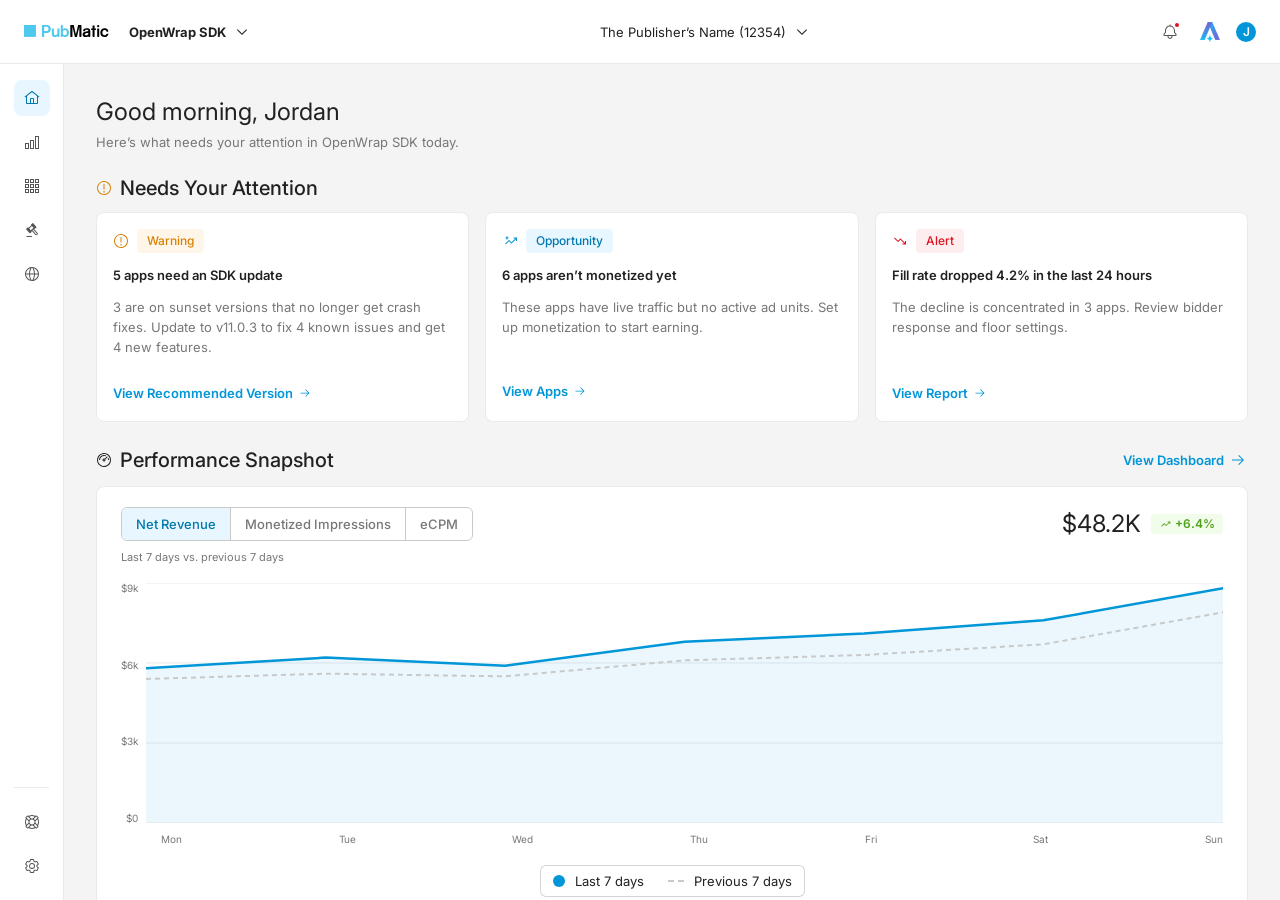
<file: index.html>
<!DOCTYPE html>
<html lang="en">
<head>
<meta charset="utf-8">
<meta name="viewport" content="width=device-width, initial-scale=1">
<title>OpenWrap SDK — Home</title>
<link rel="preconnect" href="https://fonts.googleapis.com">
<link rel="preconnect" href="https://fonts.gstatic.com" crossorigin>
<link href="https://fonts.googleapis.com/css2?family=Inter:wght@400;500;600;700&display=swap" rel="stylesheet">
<style>
  /* ================= Helios tokens ================= */
  :root{
    --brand-10:#F9FDFF; --brand-20:#E8F7FF; --brand-30:#D5F2FF; --brand-40:#C5EDFF;
    --brand-50:#6DD2FE; --brand-60:#2FBEFE; --brand-70:#05B1FE; --brand-80:#0196D8;
    --brand-90:#0178AD; --brand-100:#016997;
    --gray-10:#FFFFFF; --gray-20:#F9F9F9; --gray-30:#F4F4F4; --gray-40:#EAEAEA;
    --gray-50:#D5D5D5; --gray-60:#C9C9C9; --gray-70:#999999; --gray-80:#777777;
    --gray-90:#545454; --gray-100:#222121;
    --red-20:#FDEDEE; --red-80:#DE1322; --green-20:#F2FCEB; --green-80:#50A11B;
    --orange-20:#FFF6EA; --orange-80:#DA8101;
    --text-primary:#222121; --text-secondary:#0178AD; --text-brand:#0196D8;
    --text-alt:#777777; --text-disabled:#999999; --link:#0196D8;
    --bg-gray:#F4F4F4; --surface:#FFFFFF; --border:#C9C9C9; --border-light:#EAEAEA;
    --divider:#D5D5D5;
    --radius-sm:4px; --radius-md:6px; --radius-lg:8px; --radius-xl:12px;
    --dv-1:#003B5C; --dv-5:#2581AE;
    --shadow-menu:0px 2px 6px rgba(34,33,33,0.3);
  }
  *{box-sizing:border-box;}
  html,body{margin:0;padding:0;}
  body{font-family:'Inter',-apple-system,BlinkMacSystemFont,'Segoe UI',Roboto,sans-serif;
    font-size:13px;line-height:20px;color:var(--text-primary);background:var(--bg-gray);}
  svg{display:block;}
  a{color:var(--link);text-decoration:none;}
  button{font-family:inherit;cursor:pointer;}
  h1,h2,h3{margin:0;color:var(--text-primary);font-weight:400;}

  /* icon helper — sprite symbols use fill:currentColor */
  .ic{flex:none;color:var(--text-primary);}
  .s12{width:12px;height:12px;} .s16{width:16px;height:16px;} .s20{width:20px;height:20px;}

  /* ================= App shell ================= */
  .app{height:100vh;display:flex;flex-direction:column;overflow:hidden;} /* navs stay put; only .content scrolls */

  /* ---- Top Nav (64px, white, border-bottom gray/40) ---- */
  .topnav{height:64px;flex:none;background:var(--surface);border-bottom:1px solid var(--gray-40);
    display:flex;align-items:center;justify-content:space-between;padding:0 24px;position:relative;z-index:50;}
  .tn-group{display:flex;align-items:center;}
  .tn-left{gap:16px;}
  .tn-logo{display:block;}
  .tn-trigger{display:inline-flex;align-items:center;gap:8px;background:none;border:none;padding:6px 4px;
    color:var(--text-primary);font-size:13px;line-height:20px;border-radius:var(--radius-sm);}
  .tn-trigger:hover{background:var(--gray-30);}
  .tn-prod{font-weight:700;}
  .tn-acct{font-weight:400;}
  .tn-right{gap:16px;}
  .tn-iconbtn{display:inline-flex;align-items:center;justify-content:center;background:none;border:none;
    padding:6px;border-radius:var(--radius-sm);color:var(--gray-90);}
  .tn-iconbtn:hover{background:var(--gray-30);}
  .avatar{width:20px;height:20px;border-radius:50%;background:var(--brand-80);color:#fff;
    font-size:12px;font-weight:600;display:inline-flex;align-items:center;justify-content:center;border:none;}
  .chev{display:inline-flex;align-items:center;line-height:0;color:var(--text-primary);}

  /* menus */
  .menu{position:absolute;top:100%;background:var(--surface);border-radius:var(--radius-md);
    box-shadow:var(--shadow-menu);z-index:60;overflow:hidden;}
  .menu[hidden]{display:none;}
  .menu-row{display:flex;align-items:center;font-size:13px;line-height:20px;color:var(--text-primary);
    padding:7.5px 16px;width:100%;background:none;border:none;text-align:left;gap:10px;}
  .menu-row:hover{background:var(--gray-30);}
  /* product switcher */
  .menu-prod{width:134px;padding:6px 0;left:24px;}
  .menu-prod .menu-row.active{background:var(--brand-30);color:var(--text-secondary);font-weight:700;}
  /* account selector */
  .menu-acct{width:431px;left:50%;transform:translateX(-50%);}
  .acct-search{padding:16px;}
  .acct-search .field{display:flex;align-items:center;gap:8px;border:1px solid var(--border);
    border-radius:var(--radius-md);padding:10px 7.5px;color:var(--text-alt);}
  .acct-search input{border:none;outline:none;font-family:inherit;font-size:13px;color:var(--text-primary);width:100%;background:none;}
  .acct-cols{display:grid;grid-template-columns:1.4fr 1fr 1.2fr;padding:0 0 8px;}
  .acct-colhead{font-size:10px;font-weight:700;line-height:16px;color:var(--gray-60);padding:0 16px 6px;text-transform:uppercase;}
  .acct-cell{font-size:13px;line-height:20px;padding:7.5px 16px;color:var(--text-primary);}
  .acct-row-sel .acct-cell{background:var(--brand-30);}
  /* profile menu */
  .menu-profile{width:210px;right:24px;left:auto;}
  .pf-details{padding:16px;border-bottom:1px solid var(--gray-40);}
  .pf-name{font-size:13px;font-weight:700;line-height:20px;}
  .pf-acct{font-size:13px;font-weight:600;line-height:20px;color:var(--text-alt);margin-top:2px;}
  .pf-table{margin-top:12px;display:flex;flex-direction:column;gap:8px;}
  .pf-trow{display:flex;gap:16px;}
  .pf-label{width:96px;font-size:13px;font-weight:500;color:var(--text-disabled);}
  .pf-val{font-size:13px;color:var(--text-primary);}
  .pf-action{display:flex;align-items:center;gap:10px;font-size:13px;padding:7.5px 16px;color:var(--text-primary);background:none;border:none;width:100%;text-align:left;}
  .pf-action:hover{background:var(--gray-30);}
  /* notifications */
  .bell-wrap{position:relative;display:inline-flex;}
  .notif-dot{position:absolute;top:3px;right:3px;width:8px;height:8px;border-radius:50%;background:var(--red-80);border:2px solid var(--surface);pointer-events:none;}
  .notif-dot[hidden]{display:none;}
  .notif-menu{position:absolute;top:100%;right:0;width:360px;background:var(--surface);border-radius:var(--radius-md);box-shadow:var(--shadow-menu);z-index:60;overflow:hidden;}
  .notif-menu[hidden]{display:none;}
  .notif-head{display:flex;align-items:center;justify-content:space-between;padding:14px 16px;border-bottom:1px solid var(--gray-40);}
  .notif-head .title{font-size:13px;font-weight:600;color:var(--text-primary);}
  .notif-markall{background:none;border:none;font-size:13px;color:var(--link);padding:0;}
  .notif-markall:hover{text-decoration:underline;}
  .notif-markall[hidden]{display:none;}
  .notif-item{display:flex;gap:12px;padding:14px 16px;border-top:1px solid var(--gray-40);position:relative;background:var(--surface);}
  .notif-item:first-of-type{border-top:none;}
  .notif-ic{width:28px;height:28px;flex:none;border-radius:var(--radius-md);display:flex;align-items:center;justify-content:center;}
  .notif-ic.warn{background:var(--orange-20);color:var(--orange-80);}
  .notif-ic.opp{background:var(--brand-20);color:var(--brand-80);}
  .notif-body{flex:1;min-width:0;}
  .notif-title{font-size:13px;font-weight:600;line-height:18px;color:var(--text-primary);padding-right:14px;}
  .notif-support{font-size:13px;line-height:18px;color:var(--text-alt);margin-top:2px;}
  .notif-foot{display:flex;align-items:center;justify-content:space-between;gap:12px;margin-top:8px;}
  .notif-cta{display:inline-flex;align-items:center;gap:5px;background:none;border:none;padding:0;font-size:13px;font-weight:600;color:var(--link);}
  .notif-cta .ic{color:var(--link);}
  .notif-cta:hover{text-decoration:underline;}
  .notif-time{font-size:11px;line-height:16px;color:var(--text-alt);}
  .row-dot{position:absolute;top:16px;right:16px;width:8px;height:8px;border-radius:50%;background:var(--brand-80);}
  .notif-item:not(.is-unread) .row-dot{display:none;}

  /* ---- Body: collapsed side-nav rail (expands on hover) + content ---- */
  .body{flex:1;position:relative;min-height:0;padding-left:64px;}
  .sidenav{position:absolute;left:0;top:0;bottom:0;width:64px;background:var(--surface);
    border-right:1px solid var(--gray-40);padding:12px 0;display:flex;flex-direction:column;
    overflow:hidden;white-space:nowrap;z-index:40;transition:width .18s ease;}
  .sidenav:hover{width:240px;box-shadow:2px 0 8px rgba(34,33,33,.12);}
  .nav-item{display:flex;align-items:center;height:44px;background:none;border:none;margin:0;padding:0;width:100%;
    text-align:left;color:var(--gray-90);font-size:13px;line-height:20px;text-decoration:none;cursor:pointer;}
  .nav-iconbox{width:36px;height:36px;border-radius:var(--radius-lg);display:flex;align-items:center;
    justify-content:center;flex:none;margin:0 14px;}
  .nav-iconbox .ic{color:var(--gray-90);}
  .nav-item:hover .nav-iconbox{background:var(--gray-30);}
  .nav-item.active .nav-iconbox{background:var(--brand-20);}
  .nav-item.active .nav-iconbox .ic{color:var(--text-secondary);}
  .nav-item.active{color:var(--brand-90);font-weight:600;}
  .nav-label{flex:1;opacity:0;transition:opacity .12s;}
  .nav-count{font-size:11px;font-weight:600;color:var(--text-alt);margin-right:16px;opacity:0;transition:opacity .12s;}
  .nav-groupchev{margin-right:14px;display:inline-flex;align-items:center;line-height:0;opacity:0;transition:opacity .12s,transform .15s;}
  .sidenav:hover .nav-label,.sidenav:hover .nav-count,.sidenav:hover .nav-groupchev{opacity:1;}
  .nav-group[aria-expanded="true"] .nav-groupchev{transform:rotate(180deg);}
  .nav-divider{height:1px;background:var(--gray-40);margin:12px 14px;}
  .nav-spacer{flex:1;}
  .nav-sub{display:flex;flex-direction:column;}
  .sidenav:not(:hover) .nav-sub{display:none;}
  .nav-sub[hidden]{display:none;}
  .nav-subitem{display:flex;align-items:center;height:36px;padding-left:64px;color:var(--gray-90);
    font-size:13px;line-height:20px;text-decoration:none;}
  .nav-subitem:hover{background:var(--gray-30);}
  .nav-subitem.active{background:var(--brand-20);color:var(--brand-90);font-weight:600;}

  .content{height:100%;overflow:auto;background:var(--bg-gray);}
  .wrap{max-width:1240px;margin:0 auto;padding:32px;}

  /* greeting / page title */
  .greeting{margin-bottom:24px;}
  .greeting h1{font-size:24px;line-height:32px;font-weight:400;}
  .greeting p{margin:4px 0 0;font-size:13px;line-height:20px;color:var(--gray-80);}

  /* section heading */
  .sec{margin-bottom:24px;}
  .sec-head{display:flex;align-items:center;justify-content:space-between;margin-bottom:12px;}
  .sec-title{display:flex;align-items:center;gap:8px;font-size:20px;line-height:24px;font-weight:500;color:var(--text-primary);}
  .sec-title .ic{color:var(--text-primary);}
  .link-cta{display:inline-flex;align-items:center;gap:6px;font-size:13px;font-weight:600;color:var(--link);background:none;border:none;padding:4px 2px;}
  .link-cta .ic{color:var(--link);}
  .link-cta:hover{text-decoration:underline;}

  .card{background:var(--surface);border:1px solid var(--border-light);border-radius:var(--radius-lg);}

  /* NEEDS ATTENTION */
  .attn-grid{display:grid;grid-template-columns:repeat(3,1fr);gap:16px;}
  .attn{padding:16px;display:flex;flex-direction:column;gap:12px;}
  .attn-top{display:flex;align-items:center;gap:8px;}
  .chip{display:inline-flex;align-items:center;padding:4px 10px;border-radius:var(--radius-sm);
    font-size:12px;font-weight:500;line-height:16px;}
  .chip-warn{background:var(--orange-20);color:var(--orange-80);}
  .chip-info{background:var(--brand-20);color:var(--text-secondary);}
  .chip-err{background:var(--red-20);color:var(--red-80);}
  .attn-icon-warn{color:var(--orange-80);} .attn-icon-info{color:var(--brand-80);} .attn-icon-err{color:var(--red-80);}
  .attn h3{font-size:13px;line-height:20px;font-weight:600;color:var(--text-primary);}
  .attn p{margin:0;font-size:13px;line-height:20px;color:var(--text-alt);}
  .attn .spacer{flex:1;}
  .attn-cta{display:inline-flex;align-items:center;gap:6px;align-self:flex-start;
    font-size:13px;font-weight:600;color:var(--link);background:none;border:none;padding:4px 0;}
  .attn-cta .ic{color:var(--link);}
  .attn-cta:hover{text-decoration:underline;}

  /* PERFORMANCE SNAPSHOT (Call Out Card style KPIs w/ sparkline) */
  .kpi-grid{display:grid;grid-template-columns:repeat(4,1fr);gap:16px;}
  .kpi{padding:16px;display:flex;flex-direction:column;gap:12px;overflow:hidden;}
  .kpi-label{font-size:13px;font-weight:500;color:var(--text-primary);}
  .kpi-valrow{display:flex;align-items:center;gap:16px;}
  .kpi-val{font-size:24px;line-height:32px;color:var(--text-primary);font-weight:400;}
  .chg{display:inline-flex;align-items:center;gap:4px;padding:2px 8px;border-radius:var(--radius-sm);
    font-size:10px;font-weight:600;line-height:16px;}
  .chg-up{background:var(--green-20);color:var(--green-80);} .chg-up .ic{color:var(--green-80);}
  .chg-dn{background:var(--red-20);color:var(--red-80);} .chg-dn .ic{color:var(--red-80);}
  .kpi-cap{font-size:10px;line-height:16px;color:var(--text-alt);}
  .spark{width:100%;height:40px;margin-top:2px;}

  /* Performance Snapshot graph */
  .ps-card{padding:20px 24px 24px;}
  .ps-head{display:flex;align-items:center;justify-content:space-between;gap:16px;flex-wrap:wrap;margin-bottom:6px;}
  .seg{display:inline-flex;border:1px solid var(--border);border-radius:var(--radius-md);overflow:hidden;background:var(--surface);}
  .seg button{border:none;background:none;padding:8px 14px;font-size:13px;font-weight:500;color:var(--text-alt);}
  .seg button.active{background:var(--brand-20);color:var(--text-secondary);}
  .seg button+button{border-left:1px solid var(--border);}
  .ps-summary{display:flex;align-items:center;gap:10px;}
  .ps-value{font-size:24px;line-height:32px;color:var(--text-primary);}
  .ps-summary .chg{font-size:12px;}
  .ps-cap{font-size:11px;color:var(--text-alt);margin-bottom:16px;}
  .ps-chartwrap{display:flex;gap:8px;height:240px;}
  .ps-yaxis{display:flex;flex-direction:column;justify-content:space-between;align-items:flex-end;}
  .ps-yaxis span{font-size:10px;color:var(--text-alt);line-height:1;}
  .ps-plot{flex:1;min-width:0;height:100%;}
  .ps-plot svg{width:100%;height:100%;}
  .ps-xaxis{display:flex;justify-content:space-between;margin-top:6px;padding-left:40px;}
  .ps-xaxis span{font-size:10px;color:var(--text-alt);}
  .dv-legend{display:flex;justify-content:center;margin-top:16px;}
  .dv-seg{display:inline-flex;align-items:center;gap:10px;padding:5px 12px;border-top:1px solid var(--gray-50);border-bottom:1px solid var(--gray-50);font-size:13px;color:var(--text-primary);background:var(--surface);}
  .dv-seg.dv-first{border-left:1px solid var(--gray-50);border-radius:6px 0 0 6px;}
  .dv-seg.dv-last{border-right:1px solid var(--gray-50);border-radius:0 6px 6px 0;}
  .dv-swatch{width:12px;height:12px;border-radius:50%;flex:none;}
  .dv-swatch-dash{width:16px;flex:none;border-top:2px dashed var(--gray-60);}

  /* WHAT'S NEW + RECENT ACTIVITY */
  .two-col{display:grid;grid-template-columns:1fr 1fr;gap:16px;}
  .pane{padding:16px;}
  .pane-head{display:flex;align-items:center;gap:8px;margin-bottom:16px;}
  .pane-head h3{font-size:13px;font-weight:600;color:var(--text-primary);}
  .pane-head .ic{color:var(--text-primary);}
  /* whats new */
  .wn-kicker{display:inline-flex;align-items:center;padding:4px 10px;border-radius:var(--radius-sm);
    background:var(--brand-20);color:var(--text-secondary);font-size:12px;font-weight:500;line-height:16px;margin-bottom:10px;}
  .wn-title{font-size:13px;font-weight:600;line-height:20px;margin-bottom:6px;}
  .wn-body{font-size:13px;line-height:20px;color:var(--text-alt);margin:0 0 16px;}
  .btn-secondary{display:inline-flex;align-items:center;gap:8px;background:var(--surface);
    border:1px solid var(--brand-80);color:var(--brand-80);border-radius:var(--radius-lg);
    font-size:13px;font-weight:500;line-height:20px;padding:8px 16px;}
  .btn-secondary .ic{color:var(--brand-80);}
  .btn-secondary:hover{background:var(--brand-20);}
  .btn-primary{display:inline-flex;align-items:center;gap:8px;background:var(--brand-80);
    border:1px solid var(--brand-80);color:#fff;border-radius:var(--radius-lg);
    font-size:13px;font-weight:500;line-height:20px;padding:8px 16px;white-space:nowrap;}
  .btn-primary .ic{color:#fff;}
  .btn-primary:hover:not(:disabled){background:var(--brand-70);border-color:var(--brand-70);}
  .btn-primary:disabled{background:var(--gray-40);border-color:var(--gray-40);color:var(--text-disabled);cursor:default;}
  .btn-primary:disabled .ic{color:var(--green-80);}
  /* recent activity feed */
  .feed{display:flex;flex-direction:column;}
  .feed-row{display:flex;align-items:center;gap:12px;padding:10px 0;border-top:1px solid var(--gray-40);}
  .feed-row:first-child{border-top:none;padding-top:0;}
  .feed-ic{width:28px;height:28px;flex:none;border-radius:var(--radius-md);background:var(--brand-20);
    display:flex;align-items:center;justify-content:center;color:var(--text-secondary);}
  .feed-c{flex:1;min-width:0;}
  .feed-t{font-size:13px;line-height:20px;color:var(--text-primary);}
  .feed-t b{font-weight:600;}
  .feed-s{font-size:11px;line-height:16px;color:var(--text-alt);}
  .feed-time{font-size:11px;line-height:16px;color:var(--text-alt);flex:none;}

  /* GETTING STARTED */
  .gs{padding:16px;display:flex;align-items:center;gap:24px;}
  .gs-icon{width:40px;height:40px;flex:none;border-radius:var(--radius-lg);background:var(--brand-20);
    display:flex;align-items:center;justify-content:center;color:var(--text-secondary);}
  .gs-body{flex:1;min-width:0;}
  .gs-titlerow{display:flex;align-items:baseline;gap:12px;margin-bottom:8px;}
  .gs-title{font-size:13px;font-weight:600;color:var(--text-primary);}
  .gs-pct{font-size:11px;color:var(--text-alt);}
  .gs-progress{height:6px;border-radius:999px;background:var(--gray-40);overflow:hidden;max-width:520px;}
  .gs-progress i{display:block;height:100%;background:var(--brand-80);border-radius:999px;}
  .gs-steps{display:flex;flex-wrap:wrap;gap:16px;margin-top:12px;}
  .gs-step{display:inline-flex;align-items:center;gap:6px;font-size:13px;line-height:20px;color:var(--text-alt);}
  .gs-step.done{color:var(--text-primary);} .gs-step.done .ic{color:var(--green-80);}
  .gs-step.current{color:var(--text-primary);font-weight:600;} .gs-step.current .ic{color:var(--brand-80);}
  .gs-step .ic{color:var(--gray-60);}

  .proto-note{margin-top:24px;font-size:11px;line-height:16px;color:var(--text-alt);}
  .proto-note b{color:var(--gray-90);font-weight:600;}

  .chip{display:inline-flex;align-items:center;padding:4px 10px;border-radius:var(--radius-sm);font-size:12px;font-weight:500;line-height:16px;}
  /* tables + app icons in the shared SDK modal (same as dashboard-v2) */
  table{width:100%;border-collapse:collapse;}
  thead th{background:var(--gray-40);font-size:13px;font-weight:600;color:var(--text-primary);text-align:left;padding:10px 16px;white-space:nowrap;}
  thead th .th-inner{display:flex;align-items:center;gap:6px;}
  thead th.num .th-inner{justify-content:flex-end;}
  thead th .ic{color:var(--gray-90);}
  tbody td{border-top:1px solid var(--gray-40);padding:0 16px;height:52px;font-size:13px;color:var(--text-primary);vertical-align:middle;}
  tbody tr:first-child td{border-top:none;}
  td.num{text-align:right;font-variant-numeric:tabular-nums;}
  .applink{color:var(--link);}
  .app-cell{display:flex;align-items:center;gap:10px;}
  .app-plat{display:inline-flex;align-items:center;color:var(--text-primary);margin-left:6px;}
  .app-plat-img{height:13px;width:auto;display:block;}
  .app-ico{width:26px;height:26px;flex:none;border-radius:6px;display:block;object-fit:cover;}
</style>
<!-- Maze universal snippet -->
<script>
(function (m, a, z, e) {
  var s, t, u, v;
  try {
    t = m.sessionStorage.getItem('maze-us');
  } catch (err) {}

  if (!t) {
    t = new Date().getTime();
    try {
      m.sessionStorage.setItem('maze-us', t);
    } catch (err) {}
  }

  u = document.currentScript || (function () {
    var w = document.getElementsByTagName('script');
    return w[w.length - 1];
  })();
  v = u && u.nonce;

  s = a.createElement('script');
  s.src = z + '?apiKey=' + e;
  s.async = true;
  if (v) s.setAttribute('nonce', v);
  a.getElementsByTagName('head')[0].appendChild(s);
  m.mazeUniversalSnippetApiKey = e;
})(window, document, 'https://snippet.maze.co/maze-universal-loader.js', '9abd2db5-4a2a-4b53-b220-8f7d677d7114');
</script>
<link rel="stylesheet" href="sdk-health.css">
<link rel="stylesheet" href="sdk-health-v3.css">
</head>
<body>

<!-- ===================== ICON SPRITE (real Helios SVGs, fill→currentColor) ===================== -->
<svg width="0" height="0" style="position:absolute" aria-hidden="true">
  <symbol id="i-chevron-down" viewBox="0 0 16 16"><path d="M8 11L3 6.00005L3.7 5.30005L8 9.60005L12.3 5.30005L13 6.00005L8 11Z" fill="currentColor"/></symbol>
  <symbol id="i-chevron-up" viewBox="0 0 16 16"><path d="M8 5L13 10L12.3 10.7L8 6.4L3.7 10.7L3 10L8 5Z" fill="currentColor"/></symbol>
  <symbol id="i-alert" viewBox="0 0 16 16"><path d="M14.3535 9.6465L13 8.29295V6.5C12.9984 5.26098 12.5374 4.06655 11.7062 3.1477C10.875 2.22884 9.73266 1.65082 8.5 1.5254V0.5H7.5V1.5254C6.26734 1.65082 5.12496 2.22884 4.29377 3.1477C3.46257 4.06655 3.0016 5.26098 3 6.5V8.29295L1.64645 9.6465C1.55269 9.74025 1.50002 9.86741 1.5 10V11.5C1.5 11.6326 1.55268 11.7598 1.64645 11.8536C1.74021 11.9473 1.86739 12 2 12H5.5V12.3884C5.48916 13.0227 5.71276 13.6387 6.12794 14.1183C6.54313 14.598 7.1207 14.9076 7.75 14.9878C8.09757 15.0222 8.44852 14.9836 8.78026 14.8743C9.112 14.765 9.4172 14.5875 9.67622 14.3532C9.93524 14.1189 10.1423 13.8329 10.2842 13.5138C10.4261 13.1946 10.4996 12.8493 10.5 12.5V12H14C14.1326 12 14.2598 11.9473 14.3536 11.8536C14.4473 11.7598 14.5 11.6326 14.5 11.5V10C14.5 9.86741 14.4473 9.74025 14.3535 9.6465ZM9.5 12.5C9.5 12.8978 9.34196 13.2794 9.06066 13.5607C8.77936 13.842 8.39782 14 8 14C7.60218 14 7.22064 13.842 6.93934 13.5607C6.65804 13.2794 6.5 12.8978 6.5 12.5V12H9.5V12.5ZM13.5 11H2.5V10.2071L3.8535 8.8535C3.94727 8.75975 3.99997 8.6326 4 8.5V6.5C4 5.43913 4.42143 4.42172 5.17157 3.67157C5.92172 2.92143 6.93913 2.5 8 2.5C9.06087 2.5 10.0783 2.92143 10.8284 3.67157C11.5786 4.42172 12 5.43913 12 6.5V8.5C12 8.6326 12.0527 8.75975 12.1465 8.8535L13.5 10.2071V11Z" fill="currentColor"/></symbol>
  <symbol id="i-home" viewBox="0 0 32 32"><path d="M16.6123,2.2138a1.01,1.01,0,0,0-1.2427,0L1,13.4194l1.2427,1.5717L4,13.6209V26a2.0041,2.0041,0,0,0,2,2H26a2.0037,2.0037,0,0,0,2-2V13.63L29.7573,15,31,13.4282ZM18,26H14V18h4Zm2,0V18a2.0023,2.0023,0,0,0-2-2H14a2.002,2.002,0,0,0-2,2v8H6V12.0615l10-7.79,10,7.8005V26Z" fill="currentColor"/></symbol>
  <symbol id="i-apps" viewBox="0 0 16 16"><path d="M4 2V4H2V2H4ZM5 1H1V5H5V1ZM9 2V4H7V2H9ZM10 1H6V5H10V1ZM14 2V4H12V2H14ZM15 1H11V5H15V1ZM4 7V9H2V7H4ZM5 6H1V10H5V6ZM9 7V9H7V7H9ZM10 6H6V10H10V6ZM14 7V9H12V7H14ZM15 6H11V10H15V6ZM4 12V14H2V12H4ZM5 11H1V15H5V11ZM9 12V14H7V12H9ZM10 11H6V15H10V11ZM14 12V14H12V12H14ZM15 11H11V15H15V11Z" fill="currentColor"/></symbol>
  <symbol id="i-reporting" viewBox="0 0 16 16"><path d="M15 15H11V2H15V15ZM12 14H14V3H12V14Z" fill="currentColor"/><path d="M10 15H6V6H10V15ZM7 14H9V7H7V14Z" fill="currentColor"/><path d="M5 15H1V9H5V15ZM2 14H4V10H2V14Z" fill="currentColor"/></symbol>
  <symbol id="i-performance" viewBox="0 0 16 16"><path d="M8.00001 4.00001C8.53649 3.99948 9.06753 4.10753 9.56116 4.31766L10.3092 3.56961C9.54767 3.1709 8.6961 2.97554 7.83692 3.00245C6.97775 3.02935 6.14007 3.2776 5.40497 3.72318C4.66987 4.16875 4.06225 4.79655 3.64092 5.54581C3.21959 6.29507 2.99883 7.14041 3 8.00001H4C4.00122 6.93952 4.42304 5.92281 5.17292 5.17293C5.9228 4.42304 6.93951 4.00123 8.00001 4.00001Z" fill="currentColor"/><path fill-rule="evenodd" clip-rule="evenodd" d="M11 4.29297L11.7071 5.00002L9.3497 7.35737C9.44744 7.55758 9.49881 7.77723 9.5 8.00002C9.5 8.29669 9.41203 8.5867 9.24721 8.83337C9.08238 9.08005 8.84811 9.27231 8.57403 9.38584C8.29994 9.49937 7.99834 9.52907 7.70737 9.4712C7.41639 9.41332 7.14912 9.27046 6.93934 9.06068C6.72956 8.8509 6.5867 8.58363 6.52882 8.29265C6.47094 8.00168 6.50065 7.70008 6.61418 7.42599C6.72771 7.1519 6.91997 6.91764 7.16665 6.75281C7.41332 6.58799 7.70333 6.50002 8 6.50002C8.22279 6.50121 8.44244 6.55258 8.64265 6.65032L11 4.29297ZM7.72222 8.41575C7.80444 8.47069 7.90111 8.50002 8 8.50002C8.13256 8.49985 8.25963 8.44711 8.35336 8.35338C8.44709 8.25965 8.49983 8.13257 8.5 8.00002C8.5 7.90113 8.47068 7.80446 8.41574 7.72223C8.3608 7.64001 8.28271 7.57592 8.19134 7.53808C8.09998 7.50024 7.99945 7.49033 7.90246 7.50963C7.80547 7.52892 7.71637 7.57654 7.64645 7.64647C7.57652 7.71639 7.5289 7.80548 7.50961 7.90247C7.49032 7.99946 7.50022 8.1 7.53806 8.19136C7.5759 8.28272 7.63999 8.36081 7.72222 8.41575Z" fill="currentColor"/><path d="M12.4304 5.69092C12.8046 6.40309 13.0001 7.19553 13 8.00002H12C12.0006 7.46356 11.8925 6.93255 11.6824 6.43897L12.4304 5.69092Z" fill="currentColor"/><path fill-rule="evenodd" clip-rule="evenodd" d="M4.11101 13.8203C5.26216 14.5895 6.61553 15 8 15C9.85588 14.9979 11.6351 14.2597 12.9474 12.9474C14.2597 11.6351 14.9979 9.85588 15 8C15 6.61553 14.5895 5.26216 13.8203 4.11101C13.0511 2.95987 11.9579 2.06266 10.6788 1.53285C9.3997 1.00303 7.99224 0.86441 6.63437 1.13451C5.2765 1.4046 4.02922 2.07129 3.05026 3.05026C2.07129 4.02922 1.4046 5.2765 1.13451 6.63437C0.86441 7.99224 1.00303 9.3997 1.53285 10.6788C2.06266 11.9579 2.95987 13.0511 4.11101 13.8203ZM4.66658 3.01119C5.65328 2.3519 6.81332 2 8 2C9.59075 2.00182 11.1158 2.63454 12.2406 3.75936C13.3655 4.88419 13.9982 6.40926 14 8C14 9.18669 13.6481 10.3467 12.9888 11.3334C12.3295 12.3201 11.3925 13.0892 10.2961 13.5433C9.19975 13.9974 7.99335 14.1162 6.82946 13.8847C5.66558 13.6532 4.59648 13.0818 3.75736 12.2426C2.91825 11.4035 2.3468 10.3344 2.11529 9.17054C1.88378 8.00666 2.0026 6.80026 2.45673 5.7039C2.91085 4.60755 3.67989 3.67047 4.66658 3.01119Z" fill="currentColor"/></symbol>
  <symbol id="i-domains" viewBox="0 0 16 16"><path d="M8 1C6.61553 1 5.26216 1.41054 4.11101 2.17971C2.95987 2.94888 2.06266 4.04213 1.53285 5.32122C1.00303 6.6003 0.86441 8.00776 1.13451 9.36563C1.4046 10.7235 2.07129 11.9708 3.05026 12.9497C4.02922 13.9287 5.2765 14.5954 6.63437 14.8655C7.99224 15.1356 9.3997 14.997 10.6788 14.4672C11.9579 13.9373 13.0511 13.0401 13.8203 11.889C14.5895 10.7378 15 9.38447 15 8C15 6.14348 14.2625 4.36301 12.9497 3.05025C11.637 1.7375 9.85652 1 8 1ZM14 7.5H11C10.9416 5.65854 10.4646 3.85458 9.605 2.225C10.7893 2.54895 11.8457 3.22842 12.6316 4.17171C13.4175 5.115 13.8952 6.27669 14 7.5ZM8 14C7.88846 14.0075 7.77654 14.0075 7.665 14C6.62915 12.3481 6.05426 10.4491 6 8.5H10C9.95026 10.4477 9.38058 12.3466 8.35 14C8.23348 14.0082 8.11653 14.0082 8 14ZM6 7.5C6.04975 5.55234 6.61942 3.65341 7.65 2C7.87264 1.97498 8.09737 1.97498 8.32 2C9.36114 3.6504 9.94124 5.54953 10 7.5H6ZM6.38 2.225C5.52565 3.85582 5.05373 5.65972 5 7.5H2C2.10485 6.27669 2.58247 5.115 3.3684 4.17171C4.15432 3.22842 5.21072 2.54895 6.395 2.225H6.38ZM2.025 8.5H5.025C5.07718 10.3399 5.54739 12.1438 6.4 13.775C5.21943 13.4476 4.16739 12.7666 3.38528 11.8236C2.60317 10.8806 2.12848 9.72076 2.025 8.5ZM9.605 13.775C10.4646 12.1454 10.9416 10.3415 11 8.5H14C13.8952 9.72331 13.4175 10.885 12.6316 11.8283C11.8457 12.7716 10.7893 13.4511 9.605 13.775Z" fill="currentColor"/></symbol>
  <symbol id="i-bid" viewBox="0 0 16 16"><path fill-rule="evenodd" clip-rule="evenodd" d="M7.09968 2.41405C6.89261 2.59674 6.87285 2.9127 7.05554 3.11977L7.27745 3.3713L4.5996 5.73386L4.39393 5.50075C4.21124 5.29368 3.89528 5.27392 3.68821 5.45661L2.27371 6.70457C2.06664 6.88726 2.04687 7.20323 2.22956 7.4103L5.48531 11.1005C5.668 11.3076 5.98396 11.3274 6.19104 11.1447L7.60553 9.8967C7.81261 9.71401 7.83237 9.39804 7.64968 9.19097L7.42788 8.93958L7.66927 8.72661L11.5215 13.0929C11.6674 13.2583 11.8863 13.347 12.1299 13.3397C12.3737 13.3326 12.6228 13.2297 12.8216 13.0549L13.5155 12.4428C13.6136 12.3562 13.6976 12.2536 13.7607 12.1421C13.8239 12.0307 13.8661 11.9117 13.8846 11.7924C13.9031 11.6732 13.8981 11.5553 13.8686 11.4467C13.8392 11.338 13.7875 11.2396 13.7154 11.1578L9.86291 6.79124L10.1057 6.57701L10.3113 6.80999C10.494 7.01707 10.8099 7.03683 11.017 6.85414L12.4315 5.60618C12.6386 5.42349 12.6583 5.10752 12.4757 4.90045L9.21991 1.21023C9.03722 1.00316 8.72126 0.983395 8.51418 1.16609L7.09968 2.41405ZM12.2714 12.4313L8.41914 8.06502L9.11304 7.45283L12.9655 11.8194L12.2714 12.4313ZM7.93903 4.12117L9.44415 5.82714L6.7663 8.18971L5.26118 6.48373L7.93903 4.12117Z" fill="currentColor"/><path d="M2.37109 13.9595H7.91365V14.9595H2.37109V13.9595Z" fill="currentColor"/></symbol>
  <symbol id="i-settings" viewBox="0 0 16 16"><path d="M13.5 8.37996C13.5 8.25496 13.5 8.12996 13.5 7.99996C13.5 7.86996 13.5 7.74496 13.5 7.61496L14.46 6.77496C14.637 6.61898 14.7531 6.40547 14.7879 6.17216C14.8226 5.93885 14.7738 5.70075 14.65 5.49996L13.47 3.49996C13.3823 3.34809 13.2562 3.22195 13.1044 3.13419C12.9526 3.04643 12.7804 3.00014 12.605 2.99996C12.4963 2.99913 12.3882 3.01601 12.285 3.04996L11.07 3.45996C10.8602 3.32056 10.6414 3.19529 10.415 3.08496L10.16 1.82496C10.1143 1.59476 9.98905 1.38798 9.80623 1.24081C9.62341 1.09364 9.39466 1.01546 9.16 1.01996H6.82C6.58535 1.01546 6.3566 1.09364 6.17378 1.24081C5.99096 1.38798 5.86573 1.59476 5.82 1.82496L5.565 3.08496C5.33697 3.19526 5.11649 3.32053 4.905 3.45996L3.715 3.02996C3.61065 3.00277 3.50259 2.99264 3.395 2.99996C3.21964 3.00014 3.04741 3.04643 2.89559 3.13419C2.74376 3.22195 2.61769 3.34809 2.53 3.49996L1.35 5.49996C1.2333 5.70045 1.18993 5.93529 1.22733 6.16424C1.26473 6.39319 1.38057 6.60202 1.555 6.75496L2.5 7.61996C2.5 7.74496 2.5 7.86996 2.5 7.99996C2.5 8.12996 2.5 8.25496 2.5 8.38496L1.555 9.22496C1.37564 9.37896 1.25663 9.59152 1.2191 9.82493C1.18158 10.0583 1.22795 10.2975 1.35 10.5L2.53 12.5C2.61769 12.6518 2.74376 12.778 2.89559 12.8657C3.04741 12.9535 3.21964 12.9998 3.395 13C3.50368 13.0008 3.61176 12.9839 3.715 12.95L4.93 12.54C5.13977 12.6794 5.35859 12.8046 5.585 12.915L5.84 14.175C5.88573 14.4052 6.01096 14.6119 6.19378 14.7591C6.3766 14.9063 6.60535 14.9845 6.84 14.98H9.2C9.43466 14.9845 9.66341 14.9063 9.84623 14.7591C10.029 14.6119 10.1543 14.4052 10.2 14.175L10.455 12.915C10.683 12.8047 10.9035 12.6794 11.115 12.54L12.325 12.95C12.4282 12.9839 12.5363 13.0008 12.645 13C12.8204 12.9998 12.9926 12.9535 13.1444 12.8657C13.2962 12.778 13.4223 12.6518 13.51 12.5L14.65 10.5C14.7667 10.2995 14.8101 10.0646 14.7727 9.83568C14.7353 9.60672 14.6194 9.3979 14.445 9.24496L13.5 8.37996ZM12.605 12L10.89 11.42C10.4885 11.76 10.0297 12.0258 9.535 12.205L9.18 14H6.82L6.465 12.225C5.97422 12.0407 5.51786 11.7754 5.115 11.44L3.395 12L2.215 9.99996L3.575 8.79996C3.48255 8.28239 3.48255 7.75253 3.575 7.23496L2.215 5.99996L3.395 3.99996L5.11 4.57996C5.51147 4.23991 5.97031 3.97409 6.465 3.79496L6.82 1.99996H9.18L9.535 3.77496C10.0258 3.95917 10.4821 4.22453 10.885 4.55996L12.605 3.99996L13.785 5.99996L12.425 7.19996C12.5175 7.71753 12.5175 8.24739 12.425 8.76496L13.785 9.99996L12.605 12Z" fill="currentColor"/><path d="M8 11C7.40666 11 6.82664 10.824 6.33329 10.4944C5.83995 10.1647 5.45543 9.69619 5.22837 9.14801C5.0013 8.59983 4.94189 7.99663 5.05765 7.41469C5.1734 6.83275 5.45913 6.2982 5.87868 5.87864C6.29824 5.45908 6.83279 5.17336 7.41473 5.0576C7.99668 4.94185 8.59988 5.00126 9.14805 5.22832C9.69623 5.45538 10.1648 5.8399 10.4944 6.33325C10.8241 6.8266 11 7.40662 11 7.99996C11.004 8.39504 10.9292 8.78695 10.7798 9.15274C10.6305 9.51853 10.4096 9.85084 10.1303 10.1302C9.85089 10.4096 9.51857 10.6304 9.15278 10.7798C8.787 10.9291 8.39508 11.004 8 11ZM8 5.99996C7.73568 5.9938 7.47285 6.04133 7.22741 6.13965C6.98198 6.23798 6.75904 6.38508 6.57208 6.57204C6.38512 6.75899 6.23803 6.98193 6.1397 7.22737C6.04137 7.4728 5.99385 7.73563 6 7.99996C5.99385 8.26429 6.04137 8.52712 6.1397 8.77255C6.23803 9.01799 6.38512 9.24092 6.57208 9.42788C6.75904 9.61484 6.98198 9.76193 7.22741 9.86026C7.47285 9.95859 7.73568 10.0061 8 9.99996C8.26433 10.0061 8.52716 9.95859 8.7726 9.86026C9.01803 9.76193 9.24097 9.61484 9.42793 9.42788C9.61489 9.24092 9.76198 9.01799 9.86031 8.77255C9.95864 8.52712 10.0062 8.26429 10 7.99996C10.0062 7.73563 9.95864 7.4728 9.86031 7.22737C9.76198 6.98193 9.61489 6.75899 9.42793 6.57204C9.24097 6.38508 9.01803 6.23798 8.7726 6.13965C8.52716 6.04133 8.26433 5.9938 8 5.99996Z" fill="currentColor"/></symbol>
  <symbol id="i-support" viewBox="0 0 16 16"><path d="M14.113 11.4061C14.6946 10.3651 15 9.19256 15 8.00013C15 6.80769 14.6946 5.63511 14.113 4.59413L14.207 4.50013C14.3943 4.31246 14.4994 4.05819 14.4994 3.7931C14.4994 3.52801 14.3943 3.27374 14.207 3.08608L12.9142 1.79308C12.7265 1.60589 12.4722 1.50077 12.2071 1.50077C11.942 1.50077 11.6877 1.60589 11.5 1.79308L11.4061 1.88683C10.3651 1.3053 9.1925 1 8.00005 1C6.80761 1 5.63502 1.3053 4.59398 1.88683L4.49998 1.79308C4.31229 1.60584 4.058 1.50069 3.79288 1.50069C3.52776 1.50069 3.27347 1.60584 3.08578 1.79308L1.79293 3.08608C1.6057 3.27374 1.50055 3.52801 1.50055 3.7931C1.50055 4.05819 1.6057 4.31246 1.79293 4.50013L1.88683 4.59388C1.3053 5.63498 1 6.80762 1 8.00013C1 9.19263 1.3053 10.3653 1.88683 11.4064L1.79293 11.5001C1.6057 11.6878 1.50055 11.9421 1.50055 12.2072C1.50055 12.4722 1.6057 12.7265 1.79293 12.9142L3.08578 14.2072C3.27345 14.3945 3.52775 14.4996 3.79288 14.4996C4.05801 14.4996 4.31231 14.3945 4.49998 14.2072L4.59398 14.1132C5.635 14.6947 6.80757 15.0001 8.00002 15.0001C9.19247 15.0002 10.3651 14.6949 11.4061 14.1134L11.5 14.2072C11.6877 14.3945 11.942 14.4996 12.2071 14.4996C12.4722 14.4996 12.7265 14.3945 12.9142 14.2072L14.207 12.9142C14.3943 12.7265 14.4994 12.4722 14.4994 12.2072C14.4994 11.9421 14.3943 11.6878 14.207 11.5001L14.113 11.4061ZM14 8.00013C13.9997 8.92524 13.7849 9.8377 13.3727 10.6659L11.4253 8.71838C11.5249 8.24472 11.5249 7.75553 11.4253 7.28188L13.3727 5.33438C13.7849 6.16255 13.9997 7.07501 14 8.00013ZM13.5 3.79308L11.0327 6.26038C10.7231 5.7231 10.2772 5.27709 9.73998 4.96743L12.2071 2.50013L13.5 3.79308ZM7.99998 10.5001C7.50553 10.5001 7.02218 10.3535 6.61105 10.0788C6.19993 9.8041 5.8795 9.41365 5.69028 8.95683C5.50106 8.50002 5.45155 7.99735 5.54802 7.5124C5.64448 7.02745 5.88258 6.58199 6.23221 6.23236C6.58184 5.88273 7.0273 5.64463 7.51225 5.54816C7.99721 5.4517 8.49987 5.50121 8.95669 5.69043C9.4135 5.87965 9.80395 6.20008 10.0787 6.6112C10.3534 7.02232 10.5 7.50567 10.5 8.00013C10.4992 8.66294 10.2356 9.29838 9.76691 9.76706C9.29823 10.2357 8.66279 10.4994 7.99998 10.5001ZM10.6577 2.63538L8.71823 4.57483C8.24458 4.47523 7.75538 4.47523 7.28173 4.57483L5.34228 2.63538C6.17134 2.23603 7.07975 2.02864 7.99998 2.02864C8.92021 2.02864 9.82861 2.23603 10.6577 2.63538ZM3.79293 2.50013L6.26023 4.96743C5.72295 5.27708 5.27694 5.72309 4.96728 6.26038L2.49998 3.79308L3.79293 2.50013ZM1.99998 8.00013C2.0003 7.07507 2.21502 6.16268 2.62728 5.33458L4.57468 7.28188C4.47508 7.75553 4.47508 8.24472 4.57468 8.71838L2.62728 10.6657C2.21502 9.83757 2.0003 8.92518 1.99998 8.00013ZM3.79283 13.5001L2.49998 12.2072L4.96728 9.74013C5.27691 10.2774 5.72293 10.7234 6.26023 11.0331L3.79283 13.5001ZM5.34228 13.3651L7.28173 11.4257C7.75538 11.5253 8.24458 11.5253 8.71823 11.4257L10.6577 13.3651C9.82861 13.7645 8.92021 13.9719 7.99998 13.9719C7.07975 13.9719 6.17134 13.7645 5.34228 13.3651ZM12.2073 13.5001L9.73998 11.0328C10.2771 10.7232 10.7231 10.2773 11.0327 9.74013L13.5 12.2072L12.2073 13.5001Z" fill="currentColor"/></symbol>
  <symbol id="i-warning-1" viewBox="0 0 16 16"><path d="M8 1C6.61553 1 5.26216 1.41054 4.11101 2.17971C2.95987 2.94888 2.06266 4.04213 1.53285 5.32122C1.00303 6.6003 0.86441 8.00776 1.13451 9.36563C1.4046 10.7235 2.07129 11.9708 3.05026 12.9497C4.02922 13.9287 5.2765 14.5954 6.63437 14.8655C7.99224 15.1356 9.3997 14.997 10.6788 14.4672C11.9579 13.9373 13.0511 13.0401 13.8203 11.889C14.5895 10.7378 15 9.38447 15 8C15 6.14348 14.2625 4.36301 12.9497 3.05025C11.637 1.7375 9.85652 1 8 1ZM8 14C6.81332 14 5.65328 13.6481 4.66658 12.9888C3.67989 12.3295 2.91085 11.3925 2.45673 10.2961C2.0026 9.19974 1.88378 7.99334 2.11529 6.82946C2.3468 5.66557 2.91825 4.59647 3.75736 3.75736C4.59648 2.91824 5.66558 2.3468 6.82946 2.11529C7.99335 1.88378 9.19975 2.0026 10.2961 2.45672C11.3925 2.91085 12.3295 3.67988 12.9888 4.66658C13.6481 5.65327 14 6.81331 14 8C14 9.5913 13.3679 11.1174 12.2426 12.2426C11.1174 13.3679 9.5913 14 8 14Z" fill="currentColor"/><path d="M8.5 4H7.5V9.5H8.5V4Z" fill="currentColor"/><path d="M8 11C7.85167 11 7.70666 11.044 7.58333 11.1264C7.45999 11.2088 7.36386 11.3259 7.30709 11.463C7.25033 11.6 7.23548 11.7508 7.26441 11.8963C7.29335 12.0418 7.36478 12.1754 7.46967 12.2803C7.57456 12.3852 7.7082 12.4566 7.85369 12.4856C7.99917 12.5145 8.14997 12.4997 8.28701 12.4429C8.42406 12.3861 8.54119 12.29 8.6236 12.1667C8.70602 12.0433 8.75 11.8983 8.75 11.75C8.75 11.5511 8.67098 11.3603 8.53033 11.2197C8.38968 11.079 8.19892 11 8 11Z" fill="currentColor"/></symbol>
  <symbol id="i-warning-filled" viewBox="0 0 16 16"><path d="M8 1C4.15 1 1 4.15 1 8C1 11.85 4.15 15 8 15C11.85 15 15 11.85 15 8C15 4.15 11.85 1 8 1ZM7.45 4H8.55V9.5H7.45V4ZM8 12.5C7.6 12.5 7.25 12.15 7.25 11.75C7.25 11.35 7.6 11 8 11C8.4 11 8.75 11.35 8.75 11.75C8.75 12.15 8.4 12.5 8 12.5Z" fill="currentColor"/></symbol>
  <symbol id="i-external-link" viewBox="0 0 16 16"><path d="M10 2V1H15V6H14V2.707L9.707 7L9 6.293L13.293 2H10Z" fill="currentColor"/><path d="M2.29329 13.7067C2.48075 13.8942 2.73489 13.9996 3 14H13C13.2651 13.9996 13.5193 13.8942 13.7067 13.7067C13.8942 13.5193 13.9996 13.2651 14 13V8H13V13H3V3H8V2H3C2.73489 2.00036 2.48075 2.10583 2.29329 2.29329C2.10583 2.48075 2.00036 2.73489 2 3V13C2.00036 13.2651 2.10583 13.5193 2.29329 13.7067Z" fill="currentColor"/></symbol>
  <symbol id="i-rewarded-video" viewBox="0 0 16 16"><path d="M6.75 13C7.16421 13 7.5 12.6642 7.5 12.25C7.5 11.8358 7.16421 11.5 6.75 11.5C6.33579 11.5 6 11.8358 6 12.25C6 12.6642 6.33579 13 6.75 13Z" fill="currentColor"/><path d="M13.5001 5.50635C13.5029 4.12706 12.5648 2.92359 11.2266 2.58958C9.88836 2.25557 8.49481 2.87709 7.84913 4.09593C7.20346 5.31477 7.47206 6.81682 8.50012 7.73635V11.5064L10.5001 10.5601L12.5001 11.5064V7.73635C13.1359 7.1694 13.4997 6.35819 13.5001 5.50635ZM11.5001 9.92635L10.5001 9.453L9.50012 9.92635V8.33135C10.1464 8.56475 10.8539 8.56475 11.5001 8.33135V9.92635ZM10.5001 7.50635C9.39555 7.50635 8.50012 6.61092 8.50012 5.50635C8.50012 4.40178 9.39555 3.50635 10.5001 3.50635C11.6047 3.50635 12.5001 4.40178 12.5001 5.50635C12.4989 6.61041 11.6042 7.50511 10.5001 7.50635Z" fill="currentColor"/><path d="M10 15H3.5C2.94798 14.9994 2.50063 14.552 2.5 14V2C2.50063 1.44798 2.94798 1.00063 3.5 1H10V2H3.5V14H10V12H11V14C10.9994 14.552 10.552 14.9994 10 15Z" fill="currentColor"/></symbol>
  <symbol id="i-in-feed-native" viewBox="0 0 16 16"><path d="M13 5V11C13 11.5523 12.5523 12 12 12H4C3.44772 12 3 11.5523 3 11V5C3 4.44772 3.44772 4 4 4H12C12.5523 4 13 4.44772 13 5Z" fill="currentColor"/><path d="M12 14V16H11V14H5V16H4V14C4 13.4477 4.44772 13 5 13H11C11.5523 13 12 13.4477 12 14Z" fill="currentColor"/><path d="M12 0V2C12 2.55228 11.5523 3 11 3H5C4.44772 3 4 2.55228 4 2V0H5V2H11V0H12Z" fill="currentColor"/></symbol>
  <symbol id="i-lazy-load" viewBox="0 0 16 16"><path d="M8.5 5.5H7.5V10H8.5V5.5Z" fill="currentColor"/><path d="M9.5 1H6.5V2H9.5V1Z" fill="currentColor"/><path d="M14 4.5L13.29 3.795L12.165 4.92C11.2441 3.85652 9.94887 3.18872 8.54842 3.05535C7.14796 2.92199 5.74997 3.33332 4.6449 4.20387C3.53982 5.07443 2.81264 6.33727 2.61443 7.73003C2.41622 9.12278 2.76223 10.5384 3.58056 11.6826C4.3989 12.8269 5.62664 13.6119 7.0087 13.8746C8.39075 14.1372 9.82086 13.8572 11.0019 13.0929C12.1829 12.3285 13.024 11.1385 13.3505 9.77016C13.677 8.40178 13.4637 6.96022 12.755 5.745L14 4.5ZM8 13C7.10998 13 6.23996 12.7361 5.49993 12.2416C4.75991 11.7471 4.18314 11.0443 3.84254 10.2221C3.50195 9.39981 3.41283 8.49501 3.58647 7.62209C3.7601 6.74918 4.18868 5.94736 4.81802 5.31802C5.44736 4.68868 6.24918 4.2601 7.12209 4.08647C7.99501 3.91283 8.89981 4.00195 9.72208 4.34254C10.5443 4.68314 11.2471 5.25991 11.7416 5.99993C12.2361 6.73995 12.5 7.60998 12.5 8.5C12.5 9.69347 12.0259 10.8381 11.182 11.682C10.3381 12.5259 9.19347 13 8 13Z" fill="currentColor"/></symbol>
  <symbol id="i-error-filled" viewBox="0 0 16 16"><path d="M8.00001 0.99989C7.07916 0.99418 6.16634 1.17134 5.31449 1.5211C4.46263 1.87086 3.68869 2.38626 3.03754 3.03741C2.38639 3.68856 1.87099 4.46251 1.52123 5.31436C1.17146 6.16622 0.994302 7.07904 1.00001 7.99989C0.994302 8.92074 1.17146 9.83356 1.52123 10.6854C1.87099 11.5373 2.38639 12.3112 3.03754 12.9624C3.68869 13.6135 4.46263 14.1289 5.31449 14.4787C6.16634 14.8284 7.07916 15.0056 8.00001 14.9999C8.92086 15.0056 9.83368 14.8284 10.6855 14.4787C11.5374 14.1289 12.3113 13.6135 12.9625 12.9624C13.6136 12.3112 14.129 11.5373 14.4788 10.6854C14.8286 9.83356 15.0057 8.92074 15 7.99989C15.0057 7.07904 14.8286 6.16622 14.4788 5.31436C14.129 4.46251 13.6136 3.68856 12.9625 3.03741C12.3113 2.38626 11.5374 1.87086 10.6855 1.5211C9.83368 1.17134 8.92086 0.99418 8.00001 0.99989ZM10.7225 11.4999L4.50001 5.27774L5.27786 4.49989L11.5 10.7223L10.7225 11.4999Z" fill="currentColor"/></symbol>
  <symbol id="i-information" viewBox="0 0 16 16"><path d="M8.5 11V7H6.5V8H7.5V11H6V12H10V11H8.5Z" fill="currentColor"/><path d="M8 4C7.85167 4 7.70666 4.04399 7.58333 4.1264C7.45999 4.20881 7.36386 4.32595 7.30709 4.46299C7.25033 4.60004 7.23548 4.75084 7.26441 4.89632C7.29335 5.04181 7.36478 5.17544 7.46967 5.28033C7.57456 5.38522 7.7082 5.45665 7.85369 5.48559C7.99917 5.51453 8.14997 5.49968 8.28701 5.44291C8.42406 5.38615 8.54119 5.29002 8.6236 5.16668C8.70602 5.04334 8.75 4.89834 8.75 4.75C8.75 4.55109 8.67098 4.36033 8.53033 4.21967C8.38968 4.07902 8.19892 4 8 4Z" fill="currentColor"/><path d="M8 15C6.61553 15 5.26216 14.5895 4.11101 13.8203C2.95987 13.0511 2.06266 11.9579 1.53285 10.6788C1.00303 9.3997 0.86441 7.99224 1.13451 6.63437C1.4046 5.2765 2.07129 4.02922 3.05026 3.05026C4.02922 2.07129 5.2765 1.4046 6.63437 1.13451C7.99224 0.86441 9.3997 1.00303 10.6788 1.53285C11.9579 2.06266 13.0511 2.95987 13.8203 4.11101C14.5895 5.26216 15 6.61553 15 8C15 9.85652 14.2625 11.637 12.9497 12.9497C11.637 14.2625 9.85652 15 8 15ZM8 2C6.81332 2 5.65328 2.3519 4.66658 3.01119C3.67989 3.67047 2.91085 4.60755 2.45673 5.7039C2.0026 6.80026 1.88378 8.00666 2.11529 9.17054C2.3468 10.3344 2.91825 11.4035 3.75736 12.2426C4.59648 13.0818 5.66558 13.6532 6.82946 13.8847C7.99335 14.1162 9.19975 13.9974 10.2961 13.5433C11.3925 13.0892 12.3295 12.3201 12.9888 11.3334C13.6481 10.3467 14 9.18669 14 8C14 6.4087 13.3679 4.88258 12.2426 3.75736C11.1174 2.63214 9.5913 2 8 2Z" fill="currentColor"/></symbol>
  <symbol id="i-information-filled" viewBox="0 0 16 16"><path d="M8 1C6.61553 1 5.26216 1.41054 4.11101 2.17971C2.95987 2.94888 2.06266 4.04213 1.53285 5.32122C1.00303 6.6003 0.86441 8.00776 1.13451 9.36563C1.4046 10.7235 2.07129 11.9708 3.05026 12.9497C4.02922 13.9287 5.2765 14.5954 6.63437 14.8655C7.99224 15.1356 9.3997 14.997 10.6788 14.4672C11.9579 13.9373 13.0511 13.0401 13.8203 11.889C14.5895 10.7378 15 9.38447 15 8C15 6.14348 14.2625 4.36301 12.9497 3.05025C11.637 1.7375 9.85652 1 8 1ZM8 4C8.14834 4 8.29334 4.04399 8.41668 4.1264C8.54002 4.20881 8.63615 4.32594 8.69291 4.46299C8.74968 4.60003 8.76453 4.75083 8.73559 4.89632C8.70665 5.0418 8.63522 5.17544 8.53033 5.28033C8.42544 5.38522 8.29181 5.45665 8.14632 5.48559C8.00083 5.51453 7.85004 5.49968 7.71299 5.44291C7.57595 5.38614 7.45881 5.29001 7.3764 5.16668C7.29399 5.04334 7.25 4.89834 7.25 4.75C7.25 4.55109 7.32902 4.36032 7.46967 4.21967C7.61033 4.07902 7.80109 4 8 4ZM10 12.0625H6V10.9375H7.4375V8.0625H6.5V6.9375H8.5625V10.9375H10V12.0625Z" fill="currentColor"/></symbol>
  <symbol id="i-mobile-ios" viewBox="0 0 16 16"><path fill-rule="evenodd" clip-rule="evenodd" d="M11.4943 2.5H11.4416C11.0471 2.56083 10.6354 2.83417 10.4109 3.14134C10.2014 3.42652 10.0235 3.78113 10.0022 4.26132C9.97614 4.25051 9.9486 4.23932 9.92181 4.22911L9.91936 4.22819C9.73691 4.15975 9.49849 4.07879 9.25189 4.04089C8.64208 3.94843 8.11535 4.15743 7.76066 4.37348C7.03861 4.81071 6.54339 5.67497 6.50045 6.68145L6.5 6.6921V7.07455L6.5013 7.09251C6.59661 8.41433 7.11184 9.45217 7.77286 10.2494C7.98306 10.5024 8.37011 10.9159 8.9207 10.9949L8.95604 11H9.18826L9.2227 10.9952C9.48679 10.9583 9.71273 10.8712 9.87762 10.8077L9.90165 10.7984L9.95127 10.7796C10.1277 10.7136 10.2586 10.6758 10.4238 10.6784C10.5681 10.6809 10.6917 10.7246 10.9002 10.8049L10.9178 10.8117C11.1103 10.886 11.3847 10.992 11.719 10.992C12.153 10.992 12.4825 10.8045 12.7235 10.5893C12.9271 10.4074 13.0894 10.1838 13.2026 10.0278L13.2395 9.97719L13.2403 9.97613C13.5428 9.56098 13.7963 9.10549 13.9744 8.57063L14 8.49373V8L13.713 7.94468C13.2745 7.73827 12.9816 7.42768 12.9382 6.89429C12.9114 6.57216 12.9767 6.34614 13.0772 6.1753C13.1815 5.99799 13.3434 5.8473 13.5565 5.71286L13.9835 5.44334L13.7098 5.01899C13.3528 4.46573 12.7833 4.1332 12.06 4.02475C11.5935 3.95513 11.2013 4.04612 10.8831 4.15108C10.9613 4.07166 11.0311 3.98474 11.0946 3.89712C11.3371 3.56675 11.5366 3.11055 11.4943 2.5ZM10.7934 5.24718C10.828 5.23334 10.8531 5.22334 10.877 5.21468L10.9481 5.18915C11.3256 5.05332 11.5753 4.96351 11.9124 5.01379C12.1794 5.05387 12.3877 5.13218 12.5502 5.23914C12.4256 5.36327 12.3112 5.50518 12.2153 5.6682C12.002 6.03072 11.8991 6.46543 11.9416 6.97672C12.005 7.7543 12.392 8.27758 12.8839 8.61836C12.7606 8.89257 12.6091 9.14424 12.4325 9.38672L12.3986 9.43304C12.2754 9.60157 12.1764 9.73709 12.0573 9.84352C11.9414 9.94704 11.839 9.99201 11.719 9.99201C11.5852 9.99201 11.4679 9.95207 11.2599 9.87185L11.239 9.8638C11.0472 9.78966 10.7739 9.68423 10.4401 9.67856C10.0865 9.67289 9.81535 9.76273 9.60091 9.84295C9.56678 9.85572 9.53494 9.86782 9.50489 9.87924C9.35099 9.93772 9.2438 9.97846 9.11557 10H9.0358C8.89532 9.96747 8.72945 9.83592 8.54224 9.61065C7.9984 8.95467 7.58154 8.11567 7.5 7.03788V6.71393C7.53341 6.00236 7.88092 5.46951 8.27903 5.22864L8.28044 5.22778C8.51799 5.08298 8.80512 4.98473 9.1015 5.02952C9.24302 5.05133 9.40195 5.10219 9.56684 5.16399C9.59337 5.17414 9.62176 5.18611 9.6612 5.20274L9.68029 5.21079C9.72642 5.23022 9.78398 5.25422 9.8453 5.27643C9.96283 5.31899 10.1335 5.37023 10.325 5.36451C10.4686 5.36031 10.5924 5.32212 10.6766 5.29204C10.7194 5.27678 10.7604 5.26036 10.7924 5.2476L10.7934 5.24718Z" fill="currentColor"/><path d="M6.75 13C7.16421 13 7.5 12.6642 7.5 12.25C7.5 11.8358 7.16421 11.5 6.75 11.5C6.33579 11.5 6 11.8358 6 12.25C6 12.6642 6.33579 13 6.75 13Z" fill="currentColor"/><path d="M10 15H3.5C2.94798 14.9994 2.50063 14.552 2.5 14V2C2.50063 1.44798 2.94798 1.00063 3.5 1H10V2H3.5V14H10V12H11V14C10.9994 14.552 10.552 14.9994 10 15Z" fill="currentColor"/></symbol>
  <symbol id="i-mobile-android" viewBox="0 0 16 16"><path d="M6.75 13C7.16421 13 7.5 12.6642 7.5 12.25C7.5 11.8358 7.16421 11.5 6.75 11.5C6.33579 11.5 6 11.8358 6 12.25C6 12.6642 6.33579 13 6.75 13Z" fill="currentColor"/><path d="M12.4753 7.03098H11.4753V8.03098H12.4753V7.03098Z" fill="currentColor"/><path d="M9.47531 7.03098H8.47531V8.03098H9.47531V7.03098Z" fill="currentColor"/><path fill-rule="evenodd" clip-rule="evenodd" d="M13.5853 6.11538L15.3271 4.3859L14.6226 3.67627L12.7223 5.56306C12.0467 5.22276 11.2833 5.03101 10.4756 5.03101C9.59086 5.03101 8.75925 5.26112 8.03803 5.66453L6.35412 3.70508L5.5957 4.35685L7.21463 6.24068C7.1837 6.26731 7.15309 6.29432 7.12283 6.3217C6.37453 6.9985 5.83106 7.89956 5.59947 8.92033L5.46094 9.53096H15.4904L15.3518 8.92033C15.1202 7.89956 14.5768 6.9985 13.8285 6.3217C13.7497 6.25041 13.6685 6.1816 13.5853 6.11538ZM10.4756 6.03101C9.44337 6.03101 8.50344 6.42134 7.79361 7.06335C7.34848 7.46595 6.99466 7.9667 6.7662 8.53096H14.1851C13.9566 7.9667 13.6028 7.46595 13.1577 7.06335C12.4479 6.42134 11.5079 6.03101 10.4756 6.03101Z" fill="currentColor"/><path d="M10 15H3.5C2.94798 14.9994 2.50063 14.552 2.5 14V2C2.50063 1.44798 2.94798 1.00063 3.5 1H10V2H3.5V14H10V12H11V14C10.9994 14.552 10.552 14.9994 10 15Z" fill="currentColor"/></symbol>
  <symbol id="i-yield" viewBox="0 0 16 16"><path d="M15 4.5H11.5V5.5H13.295L9.5 9.295L7.355 7.145C7.30852 7.09814 7.25322 7.06094 7.19229 7.03555C7.13136 7.01017 7.06601 6.9971 7 6.9971C6.93399 6.9971 6.86864 7.01017 6.80771 7.03555C6.74678 7.06094 6.69148 7.09814 6.645 7.145L3 10.795L3.705 11.5L7 8.205L9.145 10.355C9.19148 10.4019 9.24678 10.4391 9.30771 10.4644C9.36864 10.4898 9.43399 10.5029 9.5 10.5029C9.56601 10.5029 9.63136 10.4898 9.69229 10.4644C9.75322 10.4391 9.80852 10.4019 9.855 10.355L14 6.205V8H15V4.5Z" fill="currentColor"/><mask id="mask0_6426_7" style="mask-type:luminance" maskUnits="userSpaceOnUse" x="3" y="3" width="4" height="4"><path d="M6.90681 4.88578C5.72801 4.61538 5.38323 4.27506 5.11299 3.09091C5.08503 2.9697 4.91264 2.9697 4.88468 3.09091C4.61444 4.2704 4.27432 4.61538 3.09086 4.88578C2.96971 4.91375 2.96971 5.08625 3.09086 5.11422C4.26966 5.38462 4.61444 5.72494 4.88468 6.90909C4.91264 7.0303 5.08503 7.0303 5.11299 6.90909C5.38323 5.7296 5.72336 5.38462 6.90681 5.11422C6.96739 5.10023 7 5.04895 7 4.99767C7 4.94639 6.96739 4.8951 6.90681 4.88112" fill="white"/></mask><g mask="url(#mask0_6426_7)"><path d="M7.66046 7.70711V2.29297L2.29296 2.29297V7.70711H7.66046Z" fill="currentColor"/></g></symbol>
  <symbol id="i-trend-down" viewBox="0 0 16 16"><path d="M10.5 11.5H14V8H13V9.795L8.855 5.645C8.80852 5.59814 8.75322 5.56094 8.69229 5.53555C8.63136 5.51017 8.56601 5.4971 8.5 5.4971C8.43399 5.4971 8.36864 5.51017 8.30771 5.53555C8.24678 5.56094 8.19148 5.59814 8.145 5.645L6 7.795L2.705 4.5L2 5.205L5.645 8.855C5.69148 8.90186 5.74678 8.93906 5.80771 8.96445C5.86864 8.98983 5.93399 9.0029 6 9.0029C6.06601 9.0029 6.13136 8.98983 6.19229 8.96445C6.25322 8.93906 6.30852 8.90186 6.355 8.855L8.5 6.705L12.295 10.5H10.5V11.5Z" fill="currentColor"/></symbol>
  <symbol id="i-trend-up" viewBox="0 0 16 16"><path d="M15 4.5H11.5V5.5H13.295L9.5 9.295L7.355 7.145C7.30852 7.09814 7.25322 7.06094 7.19229 7.03555C7.13136 7.01017 7.06601 6.9971 7 6.9971C6.93399 6.9971 6.86864 7.01017 6.80771 7.03555C6.74678 7.06094 6.69148 7.09814 6.645 7.145L3 10.795L3.705 11.5L7 8.205L9.145 10.355C9.19148 10.4019 9.24678 10.4391 9.30771 10.4644C9.36864 10.4898 9.43399 10.5029 9.5 10.5029C9.56601 10.5029 9.63136 10.4898 9.69229 10.4644C9.75322 10.4391 9.80852 10.4019 9.855 10.355L14 6.205V8H15V4.5Z" fill="currentColor"/></symbol>
  <symbol id="i-arrow-right" viewBox="0 0 16 16"><path d="M9 3L8.285 3.6965L12.075 7.5H2V8.5H12.075L8.285 12.2865L9 13L14 8L9 3Z" fill="currentColor"/></symbol>
  <symbol id="i-star" viewBox="0 0 16 16"><path d="M8.00001 3.26L9.38001 6.05L9.61001 6.55L10.11 6.625L13.19 7.07L11 9.22L10.625 9.585L10.715 10.085L11.24 13.15L8.48501 11.705L8.00001 11.5L7.53501 11.745L4.78001 13.17L5.28001 10.105L5.37001 9.605L5.00001 9.22L2.79001 7.045L5.87001 6.6L6.37001 6.525L6.60001 6.025L8.00001 3.26ZM8.00001 1L5.72501 5.61L0.640015 6.345L4.32001 9.935L3.45001 15L8.00001 12.61L12.55 15L11.68 9.935L15.36 6.35L10.275 5.61L8.00001 1Z" fill="currentColor"/></symbol>
  <symbol id="i-play" viewBox="0 0 16 16"><path fill-rule="evenodd" clip-rule="evenodd" d="M5.14645 11.3536C5.24021 11.4474 5.36739 11.5001 5.5 11.5001C5.57763 11.5001 5.6542 11.482 5.72365 11.4473L11.7236 8.44731C11.8067 8.40579 11.8766 8.34195 11.9254 8.26296C11.9743 8.18396 12.0001 8.09293 12.0001 8.00006C12.0001 7.90719 11.9743 7.81615 11.9254 7.73716C11.8766 7.65816 11.8067 7.59433 11.7236 7.55281L5.72365 4.55281C5.64742 4.51468 5.5627 4.49668 5.47755 4.5005C5.3924 4.50433 5.30964 4.52986 5.23713 4.57468C5.16462 4.61949 5.10478 4.68209 5.06327 4.75655C5.02177 4.831 4.99999 4.91482 5 5.00006V11.0001C5 11.1327 5.05268 11.2598 5.14645 11.3536ZM10.3821 8.00006L6 10.1911V5.80901L10.3821 8.00006Z" fill="currentColor"/><path fill-rule="evenodd" clip-rule="evenodd" d="M4.11101 2.17971C5.26216 1.41054 6.61553 1 8 1C9.85652 1 11.637 1.7375 12.9497 3.05025C14.2625 4.36301 15 6.14348 15 8C15 9.38447 14.5895 10.7378 13.8203 11.889C13.0511 13.0401 11.9579 13.9373 10.6788 14.4672C9.3997 14.997 7.99224 15.1356 6.63437 14.8655C5.2765 14.5954 4.02922 13.9287 3.05026 12.9497C2.07129 11.9708 1.4046 10.7235 1.13451 9.36563C0.86441 8.00776 1.00303 6.6003 1.53285 5.32122C2.06266 4.04213 2.95987 2.94888 4.11101 2.17971ZM11.3334 3.01118C10.3467 2.35189 9.18669 2 8 2C6.4087 2 4.88258 2.63214 3.75736 3.75736C2.63214 4.88258 2 6.4087 2 8C2 9.18669 2.3519 10.3467 3.01119 11.3334C3.67047 12.3201 4.60755 13.0892 5.7039 13.5433C6.80026 13.9974 8.00666 14.1162 9.17054 13.8847C10.3344 13.6532 11.4035 13.0818 12.2426 12.2426C13.0818 11.4035 13.6532 10.3344 13.8847 9.17054C14.1162 8.00666 13.9974 6.80026 13.5433 5.7039C13.0892 4.60754 12.3201 3.67047 11.3334 3.01118Z" fill="currentColor"/></symbol>
  <symbol id="i-clock" viewBox="0 0 16 16"><path d="M8 15C6.61553 15 5.26216 14.5895 4.11101 13.8203C2.95987 13.0511 2.06266 11.9579 1.53285 10.6788C1.00303 9.3997 0.86441 7.99224 1.13451 6.63437C1.4046 5.2765 2.07129 4.02922 3.05026 3.05026C4.02922 2.07129 5.2765 1.4046 6.63437 1.13451C7.99224 0.86441 9.3997 1.00303 10.6788 1.53285C11.9579 2.06266 13.0511 2.95987 13.8203 4.11101C14.5895 5.26216 15 6.61553 15 8C15 9.85652 14.2625 11.637 12.9497 12.9497C11.637 14.2625 9.85652 15 8 15ZM8 2C6.81332 2 5.65328 2.3519 4.66658 3.01119C3.67989 3.67047 2.91085 4.60755 2.45673 5.7039C2.0026 6.80026 1.88378 8.00666 2.11529 9.17054C2.3468 10.3344 2.91825 11.4035 3.75736 12.2426C4.59648 13.0818 5.66558 13.6532 6.82946 13.8847C7.99335 14.1162 9.19975 13.9974 10.2961 13.5433C11.3925 13.0892 12.3295 12.3201 12.9888 11.3334C13.6481 10.3467 14 9.18669 14 8C14 6.4087 13.3679 4.88258 12.2426 3.75736C11.1174 2.63214 9.5913 2 8 2Z" fill="currentColor"/><path d="M10.295 11L7.5 8.205V3.5H8.5V7.79L11 10.295L10.295 11Z" fill="currentColor"/></symbol>
  <symbol id="i-plus" viewBox="0 0 16 16"><path d="M8.5 7.5V4H7.5V7.5H4V8.5H7.5V12H8.5V8.5H12V7.5H8.5Z" fill="currentColor"/></symbol>
  <symbol id="i-refresh" viewBox="0 0 16 16"><path d="M6 5.0001H3.39C4.03668 4.00626 4.98721 3.24802 6.09991 2.83839C7.21262 2.42876 8.4279 2.38969 9.56462 2.72699C10.7013 3.0643 11.6986 3.75992 12.4078 4.71016C13.117 5.66041 13.5001 6.81439 13.5 8.0001H14.5C14.5014 6.66285 14.0903 5.35771 13.3227 4.26265C12.5552 3.1676 11.4686 2.33593 10.2111 1.88104C8.95358 1.42615 7.58637 1.37018 6.29589 1.72077C5.00541 2.07136 3.85447 2.81144 3 3.8401V2.0001H2V6.0001H6V5.0001Z" fill="currentColor"/><path d="M10 11.0001H12.61C11.9633 11.9939 11.0128 12.7522 9.90009 13.1618C8.78739 13.5714 7.5721 13.6105 6.43539 13.2732C5.29867 12.9359 4.30139 12.2403 3.59221 11.29C2.88303 10.3398 2.49993 9.18581 2.5 8.0001H1.5C1.49863 9.33736 1.90973 10.6425 2.67727 11.7375C3.4448 12.8326 4.53141 13.6643 5.78892 14.1192C7.04642 14.5741 8.41363 14.63 9.70411 14.2794C10.9946 13.9288 12.1455 13.1888 13 12.1601V14.0001H14V10.0001H10V11.0001Z" fill="currentColor"/></symbol>
  <symbol id="i-edit" viewBox="0 0 16 16"><path d="M15 13H1V14H15V13Z" fill="currentColor"/><path d="M12.7 4.5C13.1 4.1 13.1 3.5 12.7 3.1L10.9 1.3C10.5 0.9 9.9 0.9 9.5 1.3L2 8.8V12H5.2L12.7 4.5ZM10.2 2L12 3.8L10.5 5.3L8.7 3.5L10.2 2ZM3 11V9.2L8 4.2L9.8 6L4.8 11H3Z" fill="currentColor"/></symbol>
  <symbol id="i-complete" viewBox="0 0 16 16"><path d="M8.5 1C7.11553 1 5.76216 1.41054 4.61101 2.17971C3.45987 2.94888 2.56266 4.04213 2.03285 5.32122C1.50303 6.6003 1.36441 8.00776 1.63451 9.36563C1.9046 10.7235 2.57129 11.9708 3.55026 12.9497C4.52922 13.9287 5.7765 14.5954 7.13437 14.8655C8.49224 15.1356 9.8997 14.997 11.1788 14.4672C12.4579 13.9373 13.5511 13.0401 14.3203 11.889C15.0895 10.7378 15.5 9.38447 15.5 8C15.5 6.14348 14.7625 4.36301 13.4497 3.05025C12.137 1.7375 10.3565 1 8.5 1ZM7.5 10.7954L5 8.2954L5.7953 7.5L7.5 9.2046L11.205 5.5L12.0029 6.29295L7.5 10.7954Z" fill="currentColor"/></symbol>
  <symbol id="i-circle-checked" viewBox="0 0 16 16"><path d="M7 10.707L4.5 8.2065L5.2065 7.5L7 9.293L10.7925 5.5L11.5 6.2075L7 10.707Z" fill="currentColor"/><path d="M8 1C6.61553 1 5.26216 1.41054 4.11101 2.17971C2.95987 2.94888 2.06266 4.04213 1.53285 5.32122C1.00303 6.6003 0.86441 8.00776 1.13451 9.36563C1.4046 10.7235 2.07129 11.9708 3.05026 12.9497C4.02922 13.9287 5.2765 14.5954 6.63437 14.8655C7.99224 15.1356 9.3997 14.997 10.6788 14.4672C11.9579 13.9373 13.0511 13.0401 13.8203 11.889C14.5895 10.7378 15 9.38447 15 8C15 6.14348 14.2625 4.36301 12.9497 3.05025C11.637 1.7375 9.85652 1 8 1ZM8 14C6.81332 14 5.65328 13.6481 4.66658 12.9888C3.67989 12.3295 2.91085 11.3925 2.45673 10.2961C2.0026 9.19974 1.88378 7.99334 2.11529 6.82946C2.3468 5.66557 2.91825 4.59647 3.75736 3.75736C4.59648 2.91824 5.66558 2.3468 6.82946 2.11529C7.99335 1.88378 9.19975 2.0026 10.2961 2.45672C11.3925 2.91085 12.3295 3.67988 12.9888 4.66658C13.6481 5.65327 14 6.81331 14 8C14 9.5913 13.3679 11.1174 12.2426 12.2426C11.1174 13.3679 9.5913 14 8 14Z" fill="currentColor"/></symbol>
  <symbol id="i-circle" viewBox="0 0 16 16"><path d="M8 3.33333C8.92298 3.33333 9.82523 3.60703 10.5927 4.11981C11.3601 4.63259 11.9582 5.36142 12.3114 6.21414C12.6646 7.06686 12.7571 8.00518 12.577 8.91042C12.3969 9.81567 11.9525 10.6472 11.2998 11.2998C10.6472 11.9525 9.81567 12.3969 8.91042 12.577C8.00518 12.7571 7.06687 12.6646 6.21415 12.3114C5.36142 11.9582 4.63259 11.3601 4.11981 10.5927C3.60703 9.82523 3.33334 8.92298 3.33334 8C3.33473 6.76275 3.82684 5.57657 4.70171 4.7017C5.57657 3.82683 6.76275 3.33472 8 3.33333ZM8 1C6.61553 1 5.26216 1.41054 4.11101 2.17971C2.95987 2.94888 2.06266 4.04213 1.53285 5.32122C1.00303 6.6003 0.86441 8.00776 1.13451 9.36563C1.4046 10.7235 2.07129 11.9708 3.05026 12.9497C4.02922 13.9287 5.2765 14.5954 6.63437 14.8655C7.99224 15.1356 9.3997 14.997 10.6788 14.4672C11.9579 13.9373 13.0511 13.0401 13.8203 11.889C14.5895 10.7378 15 9.38447 15 8C15 6.14348 14.2625 4.36301 12.9497 3.05025C11.637 1.7375 9.85652 1 8 1Z" fill="currentColor"/></symbol>
</svg>

<div class="app">

  <!-- ===================== TOP NAV ===================== -->
  <header class="topnav">
    <div class="tn-group tn-left">
      <svg class="tn-logo" width="85" height="13" viewBox="0 0 85 13" fill="none" xmlns="http://www.w3.org/2000/svg" aria-label="PubMatic">
        <path d="M22.6867 3.03628e-05H18.4103C18.3479 -0.00067867 18.286 0.0110369 18.2282 0.0344888C18.1704 0.0579407 18.1179 0.092656 18.0738 0.136595C18.0296 0.180535 17.9948 0.232812 17.9712 0.290356C17.9477 0.347901 17.9359 0.409551 17.9366 0.471687V11.4135C17.9359 11.4757 17.9477 11.5373 17.9712 11.5948C17.9948 11.6524 18.0296 11.7047 18.0738 11.7486C18.1179 11.7925 18.1704 11.8273 18.2282 11.8507C18.286 11.8742 18.3479 11.8859 18.4103 11.8852H19.6933C19.7557 11.8859 19.8176 11.8742 19.8754 11.8507C19.9332 11.8273 19.9857 11.7925 20.0299 11.7486C20.074 11.7047 20.1089 11.6524 20.1324 11.5948C20.156 11.5373 20.1677 11.4757 20.167 11.4135V11.149V7.89348H22.8135C23.3412 7.9318 23.8711 7.85887 24.3686 7.67945C24.866 7.50002 25.3199 7.21815 25.7006 6.85221C26.0812 6.48628 26.38 6.04453 26.5776 5.5558C26.7751 5.06707 26.8669 4.54235 26.8469 4.01591C26.8469 1.71432 25.4804 3.03628e-05 22.6867 3.03628e-05ZM22.3974 6.00685H20.167V1.86398H22.3284C23.6113 1.86398 24.5011 2.35907 24.5011 3.99248C24.5238 4.26971 24.4844 4.54851 24.3855 4.80867C24.2866 5.06882 24.1308 5.30381 23.9295 5.49659C23.7281 5.68936 23.4861 5.8351 23.2211 5.92322C22.9561 6.01135 22.6748 6.04041 22.3974 6.00685ZM35.4451 4.31448V3.91236C35.4459 3.85023 35.4341 3.78857 35.4105 3.73103C35.387 3.67349 35.3521 3.62121 35.308 3.57727C35.2638 3.53333 35.2113 3.49862 35.1535 3.47516C35.0958 3.45171 35.0338 3.44 34.9714 3.4407H33.8737C33.8113 3.44 33.7493 3.45171 33.6915 3.47516C33.6338 3.49862 33.5813 3.53333 33.5371 3.57727C33.493 3.62121 33.4581 3.67349 33.4346 3.73103C33.411 3.78857 33.3992 3.85023 33.4 3.91236V4.3039V7.97435C33.4339 8.25236 33.4064 8.53438 33.3195 8.80074C33.2327 9.06709 33.0884 9.31136 32.897 9.51648C32.7055 9.72161 32.4713 9.88265 32.2109 9.98837C31.9504 10.0941 31.6699 10.1419 31.3889 10.1286C30.3489 10.1286 29.8752 9.63346 29.8752 8.47171V3.91236C29.8759 3.85023 29.8641 3.78857 29.8406 3.73103C29.817 3.67349 29.7822 3.62121 29.738 3.57727C29.6939 3.53333 29.6414 3.49862 29.5836 3.47516C29.5258 3.45171 29.4639 3.44 29.4015 3.4407H28.3151C28.2527 3.44 28.1908 3.45171 28.133 3.47516C28.0752 3.49862 28.0227 3.53333 27.9785 3.57727C27.9344 3.62121 27.8995 3.67349 27.876 3.73103C27.8524 3.78857 27.8407 3.85023 27.8414 3.91236V4.09679V9.03331C27.8414 11.4846 29.5055 12.0825 30.9388 12.0825C31.3979 12.109 31.857 12.0293 32.28 11.8496C32.7031 11.67 33.0786 11.3952 33.3772 11.0469H33.4121V11.3924V11.415C33.4114 11.4772 33.4232 11.5388 33.4467 11.5964C33.4703 11.6539 33.5051 11.7062 33.5493 11.7501C33.5934 11.7941 33.6459 11.8288 33.7037 11.8522C33.7615 11.8757 33.8234 11.8874 33.8858 11.8867H34.9836C35.046 11.8874 35.1079 11.8757 35.1657 11.8522C35.2235 11.8288 35.276 11.7941 35.3201 11.7501C35.3643 11.7062 35.3991 11.6539 35.4227 11.5964C35.4462 11.5388 35.458 11.4772 35.4573 11.415V11.3924L35.4451 4.31448ZM41.2702 3.24418C40.3702 3.22036 39.4972 3.55121 38.8409 4.16482V1.30011V0.471687C38.8416 0.409744 38.8299 0.348281 38.8065 0.290888C38.7831 0.233494 38.7484 0.18132 38.7045 0.137411C38.6606 0.0935027 38.6084 0.0587396 38.5508 0.035152C38.4933 0.0115643 38.4316 -0.000375241 38.3694 3.03628e-05H37.2717C37.2093 -0.00067867 37.1474 0.0110369 37.0896 0.0344888C37.0318 0.0579407 36.9793 0.092656 36.9351 0.136595C36.891 0.180535 36.8561 0.232812 36.8326 0.290356C36.809 0.347901 36.7972 0.409551 36.798 0.471687V1.30313V10.0802V11.4135C36.7972 11.4757 36.809 11.5373 36.8326 11.5948C36.8561 11.6524 36.891 11.7047 36.9351 11.7486C36.9793 11.7925 37.0318 11.8273 37.0896 11.8507C37.1474 11.8742 37.2093 11.8859 37.2717 11.8852H38.3694C38.4318 11.8859 38.4938 11.8742 38.5516 11.8507C38.6093 11.8273 38.6618 11.7925 38.706 11.7486C38.7501 11.7047 38.785 11.6524 38.8085 11.5948C38.8321 11.5373 38.8439 11.4757 38.8431 11.4135V11.0809H38.8781C39.1637 11.4281 39.5293 11.7015 39.9437 11.8779C40.3582 12.0542 40.8094 12.1283 41.2588 12.0938C43.4543 12.0938 44.9688 10.1029 44.9688 7.66369C44.9688 5.22453 43.4664 3.24494 41.2702 3.24494M40.8192 10.2298C39.2705 10.2298 38.8196 8.89499 38.8196 7.66369C38.8196 6.4324 39.2705 5.09755 40.8192 5.09755C42.3679 5.09755 42.8067 6.4324 42.8189 7.66369C42.8075 8.89499 42.3565 10.2298 40.8192 10.2298Z" fill="#4FC8ED"/>
        <path d="M57.4856 11.3001V11.4135C57.4863 11.4756 57.4745 11.5373 57.451 11.5948C57.4274 11.6524 57.3925 11.7046 57.3484 11.7486C57.3043 11.7925 57.2518 11.8272 57.194 11.8507C57.1362 11.8741 57.0743 11.8858 57.0119 11.8851H55.7972C55.7348 11.8858 55.6729 11.8741 55.6151 11.8507C55.5573 11.8272 55.5048 11.7925 55.4606 11.7486C55.4165 11.7046 55.3817 11.6524 55.3581 11.5948C55.3345 11.5373 55.3228 11.4756 55.3235 11.4135V2.09449V1.97884H55.2886L54.3305 6.08694L53.5212 9.53895L53.0824 11.3802L53.0597 11.4377C53.002 11.7022 52.8516 11.9093 52.5859 11.9093H51.2104C51.0904 11.8933 50.979 11.8385 50.8934 11.7532C50.8078 11.668 50.7527 11.5571 50.7366 11.4377V11.4135L48.5176 2.09449H48.4599V11.3228V11.4135C48.4606 11.4756 48.4488 11.5373 48.4253 11.5948C48.4017 11.6524 48.3669 11.7046 48.3228 11.7486C48.2786 11.7925 48.2261 11.8272 48.1683 11.8507C48.1105 11.8741 48.0486 11.8858 47.9862 11.8851H46.7715C46.7091 11.8858 46.6472 11.8741 46.5894 11.8507C46.5316 11.8272 46.4791 11.7925 46.435 11.7486C46.3908 11.7046 46.356 11.6524 46.3324 11.5948C46.3089 11.5373 46.2971 11.4756 46.2978 11.4135V0.448981C46.3049 0.328175 46.3579 0.214582 46.446 0.131215C46.5341 0.0478489 46.6508 0.00094268 46.7723 0L49.361 0C49.4601 0.00260617 49.5558 0.036214 49.6346 0.096051C49.7133 0.155888 49.7712 0.238912 49.7998 0.333334V0.391535L51.9035 9.22905H51.9384L54.0185 0.391535C54.0391 0.286773 54.095 0.192169 54.1771 0.123425C54.2591 0.0546807 54.3622 0.0159306 54.4694 0.0136055H56.9747C57.0371 0.0128964 57.099 0.024612 57.1568 0.0480639C57.2146 0.0715158 57.2671 0.106231 57.3112 0.15017C57.3553 0.19411 57.3902 0.246387 57.4138 0.303931C57.4373 0.361476 57.4491 0.423126 57.4484 0.485262L57.4856 11.3001ZM71.6204 3.42934H70.5803V0.920637C70.581 0.858502 70.5693 0.796851 70.5457 0.739307C70.5222 0.681762 70.4873 0.629485 70.4432 0.585546C70.399 0.541606 70.3465 0.506891 70.2887 0.483439C70.2309 0.459987 70.169 0.448272 70.1066 0.448981H69.0089C68.9465 0.448272 68.8845 0.459987 68.8267 0.483439C68.7689 0.506891 68.7165 0.541606 68.6723 0.585546C68.6282 0.629485 68.5933 0.681762 68.5698 0.739307C68.5462 0.796851 68.5344 0.858502 68.5351 0.920637V3.42934H67.4951C67.3949 3.43071 67.2991 3.47096 67.2282 3.54154C67.1573 3.61212 67.1169 3.70746 67.1155 3.80727V4.67197C67.1169 4.77178 67.1573 4.86711 67.2282 4.93769C67.2991 5.00827 67.3949 5.04853 67.4951 5.0499H68.5351V11.4135C68.5344 11.4756 68.5462 11.5373 68.5698 11.5948C68.5933 11.6524 68.6282 11.7046 68.6723 11.7486C68.7165 11.7925 68.7689 11.8272 68.8267 11.8507C68.8845 11.8741 68.9465 11.8858 69.0089 11.8851H70.1066C70.169 11.8858 70.2309 11.8741 70.2887 11.8507C70.3465 11.8272 70.399 11.7925 70.4432 11.7486C70.4873 11.7046 70.5222 11.6524 70.5457 11.5948C70.5693 11.5373 70.581 11.4756 70.5803 11.4135V5.06426H71.6204C71.7206 5.06289 71.8164 5.02264 71.8873 4.95205C71.9582 4.88147 71.9986 4.78614 72 4.68633V3.82012C72.0009 3.76959 71.9918 3.71938 71.9732 3.67236C71.9546 3.62533 71.9269 3.58242 71.8916 3.54606C71.8564 3.5097 71.8143 3.48061 71.7677 3.46045C71.7212 3.4403 71.6711 3.42947 71.6204 3.42858M75.2378 3.93501C75.2385 3.87287 75.2267 3.81122 75.2032 3.75368C75.1796 3.69613 75.1448 3.64385 75.1006 3.59991C75.0565 3.55598 75.004 3.52126 74.9462 3.49781C74.8884 3.47436 74.8265 3.46264 74.7641 3.46335H73.6891C73.5606 3.4611 73.4364 3.50934 73.3433 3.59761C73.2502 3.68588 73.1958 3.80709 73.1918 3.93501V11.418C73.1911 11.4802 73.2029 11.5418 73.2265 11.5993C73.25 11.6569 73.2849 11.7092 73.329 11.7531C73.3731 11.797 73.4256 11.8318 73.4834 11.8552C73.5412 11.8787 73.6031 11.8904 73.6656 11.8897H74.7405C74.8029 11.8904 74.8649 11.8787 74.9227 11.8552C74.9805 11.8318 75.033 11.797 75.0771 11.7531C75.1212 11.7092 75.1561 11.6569 75.1796 11.5993C75.2032 11.5418 75.215 11.4802 75.2142 11.418L75.2378 3.93501ZM75.2492 1.03553C75.2307 0.757782 75.1023 0.498698 74.892 0.315272C74.6817 0.131846 74.4068 0.0391028 74.1279 0.0574455C73.8489 0.0757882 73.5887 0.203714 73.4045 0.41308C73.2203 0.622447 73.1271 0.896104 73.1455 1.17385C73.1616 1.44197 73.2812 1.69353 73.4793 1.87584C73.6774 2.05816 73.9387 2.15709 74.2084 2.15193C74.4948 2.14072 74.7651 2.01692 74.9601 1.80767C75.155 1.59841 75.2594 1.32076 75.2492 1.03553ZM83.8269 8.68785H82.96C82.6366 8.68785 82.4513 8.89496 82.2767 9.19428L82.254 9.22905C82.0962 9.52337 81.8614 9.76969 81.5745 9.94189C81.2875 10.1141 80.9591 10.2057 80.624 10.2071C79.1444 10.2071 78.405 8.9645 78.405 7.64099C78.405 6.31748 79.1444 5.07484 80.624 5.07484C80.9575 5.08344 81.283 5.17809 81.5687 5.34954C81.8545 5.52099 82.0906 5.76336 82.254 6.05293L82.2889 6.1338C82.462 6.43615 82.6472 6.64023 82.9721 6.64023H83.8391C84.2551 6.64023 84.4282 6.37568 84.3477 6.04159V6.01891C84.2667 5.69855 84.1463 5.38935 83.9894 5.09827L83.9666 5.04083C83.6437 4.45924 83.1617 3.98077 82.5767 3.66101C81.9916 3.34124 81.3274 3.19328 80.6612 3.23432C77.8994 3.23432 76.3158 5.13304 76.3158 7.66442C76.3158 10.1958 77.8956 12.0938 80.6582 12.0938C81.3244 12.1354 81.9889 11.9878 82.5741 11.6679C83.1593 11.3481 83.6412 10.8693 83.9636 10.2873L83.9863 10.2298C84.1444 9.93924 84.2648 9.62989 84.3447 9.30917V9.28649C84.368 9.21087 84.3716 9.13058 84.3552 9.05318C84.3388 8.97577 84.303 8.90378 84.251 8.84395C84.199 8.78411 84.1326 8.7384 84.058 8.7111C83.9835 8.6838 83.9032 8.6758 83.8247 8.68785M66.3268 10.3795V11.4135C66.3275 11.4756 66.3157 11.5373 66.2921 11.5948C66.2686 11.6524 66.2337 11.7046 66.1896 11.7486C66.1455 11.7925 66.093 11.8272 66.0352 11.8507C65.9774 11.8741 65.9154 11.8858 65.853 11.8851H64.7553C64.6929 11.8858 64.631 11.8741 64.5732 11.8507C64.5154 11.8272 64.4629 11.7925 64.4188 11.7486C64.3746 11.7046 64.3397 11.6524 64.3162 11.5948C64.2926 11.5373 64.2809 11.4756 64.2816 11.4135V11.1255C63.5008 11.7707 62.5105 12.1104 61.4962 12.0809C61.1276 12.1111 60.7567 12.0646 60.4071 11.9446C60.0574 11.8246 59.7367 11.6336 59.465 11.3837C59.1934 11.1338 58.9769 10.8304 58.8291 10.4928C58.6814 10.1552 58.6057 9.79078 58.6068 9.42255C58.6068 7.77704 59.9361 7.02874 61.1956 6.78762L62.0512 6.61529C62.7996 6.48699 63.5404 6.31793 64.2702 6.10886V5.86698C64.2702 5.03554 63.5536 4.79669 62.6638 4.79669C61.6238 4.79669 61.1728 5.03856 61.0802 5.83221C61.0605 5.91009 61.0208 5.98149 60.9648 6.03932V6.062C60.8618 6.15794 60.7263 6.21188 60.5852 6.21317L59.508 6.15648C59.1284 6.1338 59.057 5.92972 59.0684 5.66139V5.63871C59.2536 3.90024 60.9177 3.21996 62.6858 3.21996C64.5238 3.21996 66.3382 3.59789 66.3382 5.99321V10.3772L66.3268 10.3795ZM64.2808 7.66366C63.9763 7.8076 63.6535 7.90933 63.3212 7.96601L62.1886 8.19276C61.4142 8.34394 60.7674 8.54953 60.7674 9.35528C60.7674 10 61.3565 10.4135 62.0967 10.4135C63.0563 10.4135 64.2694 9.94182 64.2694 8.87153L64.2808 7.66366Z" fill="black"/>
        <path d="M11.9499 0H0V11.898H11.9499V0Z" fill="#4FC8ED"/>
      </svg>

      <button class="tn-trigger" id="prodTrigger" aria-haspopup="true" aria-expanded="false">
        <span class="tn-prod">OpenWrap SDK</span>
        <span class="chev" id="prodChev"><svg class="ic s16"><use href="#i-chevron-down"/></svg></span>
      </button>
      <div class="menu menu-prod" id="prodMenu" hidden>
        <button class="menu-row">SSP</button>
        <button class="menu-row">Admin</button>
        <button class="menu-row active">OpenWrap SDK</button>
        <button class="menu-row">Activate</button>
        <button class="menu-row">Convert</button>
      </div>
    </div>

    <div class="tn-group tn-center" style="position:relative;">
      <button class="tn-trigger" id="acctTrigger" aria-haspopup="true" aria-expanded="false">
        <span class="tn-acct">The Publisher’s Name (12354)</span>
        <span class="chev" id="acctChev"><svg class="ic s16"><use href="#i-chevron-down"/></svg></span>
      </button>
      <div class="menu menu-acct" id="acctMenu" hidden>
        <div class="acct-search">
          <div class="field">
            <svg class="ic s16" style="color:var(--text-alt)"><use href="#i-search-fallback"/></svg>
            <input type="text" placeholder="Search by Name or ID">
          </div>
        </div>
        <div class="acct-cols">
          <div>
            <div class="acct-colhead">Name</div>
            <div class="acct-row"><div class="acct-cell">The Publisher’s Name</div></div>
            <div class="acct-row acct-row-sel"><div class="acct-cell">Northline Media</div></div>
            <div class="acct-row"><div class="acct-cell">Bright Apps Co.</div></div>
            <div class="acct-row"><div class="acct-cell">Vantage Digital</div></div>
          </div>
          <div>
            <div class="acct-colhead">ID</div>
            <div class="acct-row"><div class="acct-cell">12354</div></div>
            <div class="acct-row acct-row-sel"><div class="acct-cell">20918</div></div>
            <div class="acct-row"><div class="acct-cell">33740</div></div>
            <div class="acct-row"><div class="acct-cell">41022</div></div>
          </div>
          <div>
            <div class="acct-colhead">Integration</div>
            <div class="acct-row"><div class="acct-cell">OpenWrap SDK</div></div>
            <div class="acct-row acct-row-sel"><div class="acct-cell">OpenWrap SDK</div></div>
            <div class="acct-row"><div class="acct-cell">OpenWrap SDK</div></div>
            <div class="acct-row"><div class="acct-cell">OpenWrap SDK</div></div>
          </div>
        </div>
      </div>
    </div>

    <div class="tn-group tn-right">
      <div class="bell-wrap">
        <button class="tn-iconbtn" id="notifTrigger" aria-label="Notifications" aria-haspopup="true" aria-expanded="false"><svg class="ic s16" style="color:var(--gray-90)"><use href="#i-alert"/></svg></button>
        <span class="notif-dot" id="bellDot"></span>
        <div class="notif-menu" id="notifMenu" hidden role="dialog" aria-label="Notifications">
          <div class="notif-head">
            <span class="title">Notifications</span>
            <button class="notif-markall" id="markAll">Mark all as read</button>
          </div>
          <div id="notifList">
            <div class="notif-item is-unread" data-id="sdk-outdated">
              <span class="notif-ic warn"><svg class="ic s16"><use href="#i-warning-1"/></svg></span>
              <div class="notif-body">
                <div class="notif-title">5 apps need an SDK update</div>
                <div class="notif-support">3 are on sunset versions that no longer get crash fixes.</div>
                <div class="notif-foot">
                  <button class="notif-cta" data-cta="review">Review versions <svg class="ic s12"><use href="#i-arrow-right"/></svg></button>
                  <span class="notif-time">2h ago</span>
                </div>
              </div>
              <span class="row-dot"></span>
            </div>
            <div class="notif-item is-unread" data-id="app-unmonetized">
              <span class="notif-ic opp"><svg class="ic s16"><use href="#i-yield"/></svg></span>
              <div class="notif-body">
                <div class="notif-title">A new app is not monetized</div>
                <div class="notif-support">This app may represent a potential revenue opportunity.</div>
                <div class="notif-foot">
                  <button class="notif-cta" data-cta="viewapp">View app <svg class="ic s12"><use href="#i-arrow-right"/></svg></button>
                  <span class="notif-time">1d ago</span>
                </div>
              </div>
              <span class="row-dot"></span>
            </div>
          </div>
        </div>
      </div>
      <svg class="ic s20" viewBox="0 0 20 20" fill="none" xmlns="http://www.w3.org/2000/svg" aria-label="PubMatic AI">
        <g clip-path="url(#clipai)">
          <mask id="maskai0" style="mask-type:luminance" maskUnits="userSpaceOnUse" x="7" y="0" width="13" height="18"><path d="M12.2869 0H7.72021L15.2942 17.947H20.0001L12.2869 0Z" fill="white"/></mask>
          <g mask="url(#maskai0)"><path d="M20.0001 0H7.72021V17.947H20.0001V0Z" fill="url(#paintai0)"/></g>
          <mask id="maskai1" style="mask-type:luminance" maskUnits="userSpaceOnUse" x="6" y="13" width="7" height="7"><path d="M9.75283 13.2092C9.34907 15.2582 8.84089 15.8575 7.0727 16.3272C6.8917 16.3758 6.8917 16.6754 7.0727 16.724C8.83392 17.1938 9.34907 17.785 9.75283 19.8421C9.79459 20.0527 10.0522 20.0527 10.0939 19.8421C10.4977 17.7931 11.0059 17.1938 12.7741 16.724C12.9551 16.6754 12.9551 16.3758 12.7741 16.3272C11.0128 15.8575 10.4977 15.2663 10.0939 13.2092C10.073 13.1039 9.99647 13.0472 9.9199 13.0472C9.84332 13.0472 9.76675 13.1039 9.74586 13.2092" fill="white"/></mask>
          <g mask="url(#maskai1)"><path d="M12.9551 13.0553H6.89178V20.0527H12.9551V13.0553Z" fill="#0CC4FB"/></g>
          <mask id="maskai2" style="mask-type:luminance" maskUnits="userSpaceOnUse" x="0" y="0" width="13" height="18"><path d="M7.70624 0L0 17.947H4.69893L12.2799 0H7.70624Z" fill="white"/></mask>
          <g mask="url(#maskai2)"><path d="M12.2799 0H0V17.947H12.2799V0Z" fill="url(#paintai1)"/></g>
        </g>
        <defs>
          <linearGradient id="paintai0" x1="14.4122" y1="-2.60134" x2="14.4122" y2="15.5619" gradientUnits="userSpaceOnUse"><stop stop-color="#06C9FD"/><stop offset="0.29" stop-color="#28AAF0"/><stop offset="0.75" stop-color="#5B7DDE"/><stop offset="0.98" stop-color="#6F6CD7"/><stop offset="1" stop-color="#6F6CD7"/></linearGradient>
          <linearGradient id="paintai1" x1="5.58998" y1="19.8947" x2="5.58998" y2="2.46204" gradientUnits="userSpaceOnUse"><stop stop-color="#06C9FD"/><stop offset="0.29" stop-color="#28AAF0"/><stop offset="0.75" stop-color="#5B7DDE"/><stop offset="0.98" stop-color="#6F6CD7"/><stop offset="1" stop-color="#6F6CD7"/></linearGradient>
          <clipPath id="clipai"><rect width="20" height="20" fill="white"/></clipPath>
        </defs>
      </svg>
      <div style="position:relative;">
        <button class="avatar" id="pfTrigger" aria-haspopup="true" aria-expanded="false">J</button>
        <div class="menu menu-profile" id="pfMenu" hidden>
          <div class="pf-details">
            <div class="pf-name">Jordan Alvarez</div>
            <div class="pf-acct">The Publisher’s Name</div>
            <div class="pf-table">
              <div class="pf-trow"><span class="pf-label">ID</span><span class="pf-val">12354</span></div>
              <div class="pf-trow"><span class="pf-label">Type</span><span class="pf-val">Publisher</span></div>
              <div class="pf-trow"><span class="pf-label">Timezone</span><span class="pf-val">America/Los Angeles</span></div>
              <div class="pf-trow"><span class="pf-label">Currency</span><span class="pf-val">USD</span></div>
            </div>
          </div>
          <button class="pf-action"><svg class="ic s16"><use href="#i-edit"/></svg> My Profile</button>
          <button class="pf-action"><svg class="ic s16"><use href="#i-arrow-right"/></svg> Log Out</button>
        </div>
      </div>
    </div>
  </header>

  <!-- ===================== BODY ===================== -->
  <div class="body">

    <!-- SIDE NAV (collapsed rail, expands on hover) -->
    <nav class="sidenav" id="sidenav">
      <a class="nav-item active" href="index.html"><span class="nav-iconbox"><svg class="ic s16"><use href="#i-home"/></svg></span><span class="nav-label">Home</span></a>
      <button class="nav-item nav-group" id="analyticsGroup" aria-expanded="true"><span class="nav-iconbox"><svg class="ic s16"><use href="#i-reporting"/></svg></span><span class="nav-label">Analytics</span><span class="nav-groupchev"><svg class="ic s16" style="color:var(--gray-90)"><use href="#i-chevron-down"/></svg></span></button>
      <div class="nav-sub" id="analyticsSub">
        <a class="nav-subitem" href="dashboard-v3.html">Dashboard</a>
        <a class="nav-subitem" href="reports.html">Reports</a>
      </div>
      <a class="nav-item" href="apps.html"><span class="nav-iconbox"><svg class="ic s16"><use href="#i-apps"/></svg></span><span class="nav-label">Apps</span><span class="nav-count">18</span></a>
      <button class="nav-item"><span class="nav-iconbox"><svg class="ic s16"><use href="#i-bid"/></svg></span><span class="nav-label">Bidder Partners</span></button>
      <button class="nav-item"><span class="nav-iconbox"><svg class="ic s16"><use href="#i-domains"/></svg></span><span class="nav-label">Ad Units</span></button>
      <div class="nav-spacer"></div>
      <div class="nav-divider"></div>
      <button class="nav-item"><span class="nav-iconbox"><svg class="ic s16"><use href="#i-support"/></svg></span><span class="nav-label">Support</span></button>
      <button class="nav-item"><span class="nav-iconbox"><svg class="ic s16"><use href="#i-settings"/></svg></span><span class="nav-label">Settings</span></button>
    </nav>

    <!-- CONTENT -->
    <main class="content">
      <div class="wrap">

        <!-- Greeting -->
        <div class="greeting">
          <h1>Good morning, Jordan</h1>
          <p>Here’s what needs your attention in OpenWrap SDK today.</p>
        </div>

        <!-- 1 · Needs your attention -->
        <section class="sec">
          <div class="sec-head">
            <div class="sec-title"><svg class="ic s16" style="color:var(--orange-80)"><use href="#i-warning-1"/></svg> Needs Your Attention</div>
          </div>
          <div class="attn-grid">
            <div class="card attn">
              <div class="attn-top">
                <svg class="ic s16 attn-icon-warn"><use href="#i-warning-1"/></svg>
                <span class="chip chip-warn">Warning</span>
              </div>
              <h3>5 apps need an SDK update</h3>
              <p>3 are on sunset versions that no longer get crash fixes. Update to v11.0.3 to fix 4 known issues and get 4 new features.</p>
              <div class="spacer"></div>
              <button class="attn-cta" id="reviewVersionsBtn">View Recommended Version <svg class="ic s12"><use href="#i-arrow-right"/></svg></button>
            </div>
            <div class="card attn">
              <div class="attn-top">
                <svg class="ic s16 attn-icon-info"><use href="#i-yield"/></svg>
                <span class="chip chip-info">Opportunity</span>
              </div>
              <h3>6 apps aren’t monetized yet</h3>
              <p>These apps have live traffic but no active ad units. Set up monetization to start earning.</p>
              <div class="spacer"></div>
              <a class="attn-cta" href="apps.html">View Apps <svg class="ic s12"><use href="#i-arrow-right"/></svg></a>
            </div>
            <div class="card attn">
              <div class="attn-top">
                <svg class="ic s16 attn-icon-err"><use href="#i-trend-down"/></svg>
                <span class="chip chip-err">Alert</span>
              </div>
              <h3>Fill rate dropped 4.2% in the last 24 hours</h3>
              <p>The decline is concentrated in 3 apps. Review bidder response and floor settings.</p>
              <div class="spacer"></div>
              <button class="attn-cta">View Report <svg class="ic s12"><use href="#i-arrow-right"/></svg></button>
            </div>
          </div>
        </section>

        <!-- 2 · Performance snapshot -->
        <section class="sec">
          <div class="sec-head">
            <div class="sec-title"><svg class="ic s16"><use href="#i-performance"/></svg> Performance Snapshot</div>
            <a class="link-cta" href="dashboard-v3.html">View Dashboard <svg class="ic s16"><use href="#i-arrow-right"/></svg></a>
          </div>
          <div class="card ps-card">
            <div class="ps-head">
              <div class="seg" id="psMetricSeg">
                <button class="active" data-metric="revenue">Net Revenue</button><button data-metric="impressions">Monetized Impressions</button><button data-metric="ecpm">eCPM</button>
              </div>
              <div class="ps-summary">
                <span class="ps-value" id="psValue">$48.2K</span>
                <span class="chg chg-up" id="psChg"></span>
              </div>
            </div>
            <div class="ps-cap">Last 7 days vs. previous 7 days</div>
            <div class="ps-chart" id="psChart"></div>
            <div class="dv-legend ps-legend">
              <span class="dv-seg dv-first"><span class="dv-swatch" style="background:var(--brand-80)"></span>Last 7 days</span>
              <span class="dv-seg dv-last"><span class="dv-swatch-dash"></span>Previous 7 days</span>
            </div>
          </div>
        </section>

        <!-- 3 · What's new + Recent activity -->
        <section class="sec">
          <div class="two-col">
            <div class="card pane">
              <div class="pane-head"><svg class="ic s16"><use href="#i-star"/></svg><h3>What’s New</h3></div>
              <span class="wn-kicker">New</span>
              <div class="wn-title">Adaptive Bidding Timeout</div>
              <p class="wn-body">OpenWrap SDK now tunes each app’s auction timeout automatically based on real network conditions — capturing more bids on fast connections without slowing down ad load on slow ones. Early adopters saw higher bid rates with no impact on latency.</p>
              <button class="btn-secondary"><svg class="ic s16"><use href="#i-play"/></svg>Watch Demo</button>
            </div>
            <div class="card pane">
              <div class="pane-head"><svg class="ic s16"><use href="#i-clock"/></svg><h3>Recent Activity</h3></div>
              <div class="feed">
                <div class="feed-row">
                  <div class="feed-ic"><svg class="ic s16"><use href="#i-plus"/></svg></div>
                  <div class="feed-c"><div class="feed-t"><b>New app added</b> — Sports Hub (iOS)</div></div>
                  <span class="feed-time">2h ago</span>
                </div>
                <div class="feed-row">
                  <div class="feed-ic"><svg class="ic s16"><use href="#i-refresh"/></svg></div>
                  <div class="feed-c"><div class="feed-t"><b>SDK updated to v3.4.0</b> — News Central (Android)</div></div>
                  <span class="feed-time">5h ago</span>
                </div>
                <div class="feed-row">
                  <div class="feed-ic"><svg class="ic s16"><use href="#i-edit"/></svg></div>
                  <div class="feed-c"><div class="feed-t"><b>Ad unit configuration changed</b> — Puzzle Quest</div></div>
                  <span class="feed-time">Yesterday</span>
                </div>
                <div class="feed-row">
                  <div class="feed-ic"><svg class="ic s16"><use href="#i-complete"/></svg></div>
                  <div class="feed-c"><div class="feed-t"><b>Bidder partner activated</b> — Northwind Exchange</div></div>
                  <span class="feed-time">2 days ago</span>
                </div>
              </div>
            </div>
          </div>
        </section>

        <!-- 4 · Getting started (conditional) -->
        <section class="sec">
          <div class="card gs">
            <div class="gs-icon"><svg class="ic s20"><use href="#i-star"/></svg></div>
            <div class="gs-body">
              <div class="gs-titlerow"><span class="gs-title">Finish Setting Up OpenWrap SDK</span><span class="gs-pct">3 of 5 complete</span></div>
              <div class="gs-progress"><i style="width:60%"></i></div>
              <div class="gs-steps">
                <span class="gs-step done"><svg class="ic s16"><use href="#i-circle-checked"/></svg>Create account</span>
                <span class="gs-step done"><svg class="ic s16"><use href="#i-circle-checked"/></svg>Add first app</span>
                <span class="gs-step done"><svg class="ic s16"><use href="#i-circle-checked"/></svg>Integrate SDK</span>
                <span class="gs-step current"><svg class="ic s16"><use href="#i-circle"/></svg>Set up ad units</span>
                <span class="gs-step"><svg class="ic s16"><use href="#i-circle"/></svg>Add bidder partners</span>
              </div>
            </div>
            <button class="btn-primary">Continue Setup</button>
          </div>
        </section>

        <p class="proto-note"><b>Prototype</b> — composed from the Helios Design System (light theme, Inter, Helios tokens and bundled icons). Sample data is illustrative. Copy is suggested and pending UX-writer review.</p>

      </div>
    </main>
  </div>
</div>

<!-- search icon fallback symbol (added here to keep sprite tidy) -->
<svg width="0" height="0" style="position:absolute" aria-hidden="true">
  <symbol id="i-search-fallback" viewBox="0 0 16 16"><path d="M15.7 14.3L11.9 10.5C12.9 9.3 13.5 7.7 13.5 6C13.5 2.4 10.6 -0.5 7 -0.5C3.4 -0.5 0.5 2.4 0.5 6C0.5 9.6 3.4 12.5 7 12.5C8.7 12.5 10.3 11.9 11.5 10.9L15.3 14.7L15.7 14.3ZM1.5 6C1.5 3 3.9 0.5 7 0.5C10.1 0.5 12.5 3 12.5 6C12.5 9 10.1 11.5 7 11.5C3.9 11.5 1.5 9 1.5 6Z" fill="currentColor"/></symbol>
  <symbol id="i-close-small" viewBox="0 0 16 16"><path d="M12 4.7L11.3 4L8 7.3L4.7 4L4 4.7L7.3 8L4 11.3L4.7 12L8 8.7L11.3 12L12 11.3L8.7 8L12 4.7Z" fill="currentColor"/></symbol>
  <symbol id="i-copy" viewBox="0 0 16 16"><path d="M14 5V14H5V5H14ZM14 4H5C4.73478 4 4.48043 4.10536 4.29289 4.29289C4.10536 4.48043 4 4.73478 4 5V14C4 14.2652 4.10536 14.5196 4.29289 14.7071C4.48043 14.8946 4.73478 15 5 15H14C14.2652 15 14.5196 14.8946 14.7071 14.7071C14.8946 14.5196 15 14.2652 15 14V5C15 4.73478 14.8946 4.48043 14.7071 4.29289C14.5196 4.10536 14.2652 4 14 4Z" fill="currentColor"/><path d="M2 9H1V2C1 1.73478 1.10536 1.48043 1.29289 1.29289C1.48043 1.10536 1.73478 1 2 1H9V2H2V9Z" fill="currentColor"/></symbol>
</svg>

<script>
  (function(){
    var menus = [
      {t:'prodTrigger', m:'prodMenu', c:'prodChev'},
      {t:'acctTrigger', m:'acctMenu', c:'acctChev'},
      {t:'pfTrigger',  m:'pfMenu',   c:null},
      {t:'notifTrigger', m:'notifMenu', c:null}
    ];
    function closeAll(except){
      menus.forEach(function(x){
        if(x.m===except) return;
        var m=document.getElementById(x.m), t=document.getElementById(x.t);
        if(m){m.hidden=true;} if(t){t.setAttribute('aria-expanded','false');}
        if(x.c){var chev=document.getElementById(x.c); if(chev){chev.querySelector('use').setAttribute('href','#i-chevron-down');}}
      });
    }
    menus.forEach(function(x){
      var t=document.getElementById(x.t), m=document.getElementById(x.m);
      if(!t||!m) return;
      t.addEventListener('click', function(e){
        e.stopPropagation();
        var willOpen = m.hidden;
        closeAll(willOpen ? x.m : null);
        m.hidden = !willOpen;
        t.setAttribute('aria-expanded', String(willOpen));
        if(x.c){var chev=document.getElementById(x.c); if(chev){chev.querySelector('use').setAttribute('href', willOpen ? '#i-chevron-up' : '#i-chevron-down');}}
      });
    });
    document.addEventListener('click', function(){ closeAll(null); });
    document.querySelectorAll('.menu').forEach(function(m){ m.addEventListener('click', function(e){ e.stopPropagation(); }); });
    document.addEventListener('keydown', function(e){ if(e.key==='Escape') closeAll(null); });

    // ---- Notifications popover ----
    var NOTIF_IDS=['sdk-outdated','app-unmonetized'], NOTIF_KEY='owsdk_notif_read';
    var notifMenu=document.getElementById('notifMenu'), bellDot=document.getElementById('bellDot'),
        markAllBtn=document.getElementById('markAll'), notifList=document.getElementById('notifList');
    function notifRead(){ try{ return JSON.parse(localStorage.getItem(NOTIF_KEY)||'[]'); }catch(e){ return []; } }
    function notifSetRead(a){ try{ localStorage.setItem(NOTIF_KEY, JSON.stringify(a)); }catch(e){} }
    function notifRender(){ if(!notifList) return; var read=notifRead(), unread=0;
      NOTIF_IDS.forEach(function(id){ var row=notifList.querySelector('[data-id="'+id+'"]'); if(!row) return;
        var isRead=read.indexOf(id)>-1; row.classList.toggle('is-unread', !isRead); if(!isRead) unread++; });
      if(bellDot) bellDot.hidden=unread===0; if(markAllBtn) markAllBtn.hidden=unread===0; }
    function notifMarkRead(id){ var r=notifRead(); if(r.indexOf(id)<0){ r.push(id); notifSetRead(r); } notifRender(); }
    if(notifMenu) notifMenu.addEventListener('click', function(e){ e.stopPropagation(); });
    if(markAllBtn) markAllBtn.addEventListener('click', function(e){ e.stopPropagation(); notifSetRead(NOTIF_IDS.slice()); notifRender(); });
    if(notifList) notifList.querySelectorAll('.notif-cta').forEach(function(btn){ btn.addEventListener('click', function(e){
      e.stopPropagation(); var row=btn.closest('.notif-item'); notifMarkRead(row.getAttribute('data-id')); closeAll(null);
      if(btn.getAttribute('data-cta')==='review'){ window.SDK.open(document.getElementById('notifTrigger')); }   // 'viewapp' → stub
    }); });
    notifRender();

    // expandable side-nav group (Analytics)
    var g=document.getElementById('analyticsGroup'), sub=document.getElementById('analyticsSub');
    if(g&&sub){ g.addEventListener('click', function(e){ e.preventDefault();
      var open=sub.hidden; sub.hidden=!open; g.setAttribute('aria-expanded', String(open));
    }); }

    /* ---- SDK Version Health: same modal as dashboard-v3 (sdk-health.js + sdk-health-v3.js) ---- */
    var apps=[
      ['Angry Birds 2',472815,3,4210338,9120544,2.11,58.4,72.1,'ios'],
      ['Bad Piggies',407524,1,3880112,8540221,2.05,56.9,70.4,'android'],
      ['Puzzle Quest',309505,5,2954870,6720190,1.98,61.2,68.8,'ios'],
      ['Weather Today',271298,-3,2612044,6108773,1.86,54.1,66.3,'android'],
      ['Recipe Radar',261298,-2,2501330,5904210,1.79,52.7,65.0,'ios'],
      ['Finance Now',188497,-1,1820544,4390255,1.74,50.3,63.7,'android'],
      ['Trail Maps',169291,1,1644027,3980114,1.69,49.8,62.9,'ios'],
      ['Kids Learn',169291,1,1640980,3975002,1.68,49.5,62.5,'android'],
      ['Photo Lab',169291,1,1638445,3970880,1.67,49.1,62.1,'ios'],
      ['Daily Zen',166912,-5,1602300,3901447,1.63,48.2,60.8,'android']
    ];
    // App-Store-style icons (fake): gradient squircle + simple white motif
    var APPICONS=[
      {a:'#FF6B57',b:'#E5342A',m:'ring'},{a:'#9BD84A',b:'#4C9A2A',m:'dot'},
      {a:'#5BD07A',b:'#0F9D58',m:'wave'},{a:'#FFB35C',b:'#FF7A00',m:'bolt'},
      {a:'#A56BFF',b:'#6C2BD9',m:'star'},{a:'#40D6C8',b:'#00A896',m:'ring'},
      {a:'#7C86FF',b:'#3D3DFF',m:'grid'},{a:'#FFD23F',b:'#FFA800',m:'dot'},
      {a:'#FF7AD9',b:'#C724B1',m:'heart'},{a:'#7E8A97',b:'#3A4551',m:'diag'}
    ];
    function motif(m){ switch(m){
      case 'play': return '<path d="M16 13 L28 20 L16 27 Z" fill="#fff"/>';
      case 'ring': return '<circle cx="20" cy="20" r="7" fill="none" stroke="#fff" stroke-width="3"/>';
      case 'bars': return '<rect x="13" y="19" width="4" height="9" rx="1" fill="#fff"/><rect x="18" y="14" width="4" height="14" rx="1" fill="#fff"/><rect x="23" y="17" width="4" height="11" rx="1" fill="#fff"/>';
      case 'dot': return '<circle cx="20" cy="20" r="6" fill="#fff"/>';
      case 'bolt': return '<path d="M22 11 L14 22 H19 L18 29 L27 17 H21 Z" fill="#fff"/>';
      case 'grid': return '<rect x="13" y="13" width="6" height="6" rx="1.5" fill="#fff"/><rect x="21" y="13" width="6" height="6" rx="1.5" fill="#fff"/><rect x="13" y="21" width="6" height="6" rx="1.5" fill="#fff"/><rect x="21" y="21" width="6" height="6" rx="1.5" fill="#fff"/>';
      case 'star': return '<path d="M20 12 L22.3 17.6 L28.3 18 L23.7 21.8 L25.2 27.6 L20 24.3 L14.8 27.6 L16.3 21.8 L11.7 18 L17.7 17.6 Z" fill="#fff"/>';
      case 'heart': return '<path d="M20 27 C11 21 13.5 13.5 20 17 C26.5 13.5 29 21 20 27 Z" fill="#fff"/>';
      case 'wave': return '<path d="M12 22 Q16 15 20 22 T28 22" fill="none" stroke="#fff" stroke-width="3" stroke-linecap="round"/>';
      case 'diag': return '<rect x="12.5" y="12.5" width="15" height="15" rx="3.5" fill="none" stroke="#fff" stroke-width="3"/>';
      default: return ''; } }
    var APPIMG={'Angry Birds 2':'assets/apps/angrybirds2.webp','Bad Piggies':'assets/apps/badpiggies.webp'};
    function appIcon(i,name){
      if(APPIMG[name]) return '<img class="app-ico" src="'+APPIMG[name]+'" alt="'+name+'" width="26" height="26">';
      var c=APPICONS[i%APPICONS.length], gid='ag'+i;
      return '<svg class="app-ico" viewBox="0 0 40 40" aria-hidden="true"><defs><linearGradient id="'+gid+'" x1="0" y1="0" x2="0" y2="1"><stop offset="0" stop-color="'+c.a+'"/><stop offset="1" stop-color="'+c.b+'"/></linearGradient></defs><rect x="0" y="0" width="40" height="40" rx="9" fill="url(#'+gid+')"/>'+motif(c.m)+'</svg>'; }
    var PLAT_IMG={ ios:'assets/Apple_logo_black.svg' };  // project asset files (add android here once a clean image exists)
    function platIcon(p){ var t=(p==='ios'?'iOS':'Android');
      if(PLAT_IMG[p]) return '<span class="app-plat" title="'+t+'"><img class="app-plat-img" src="'+PLAT_IMG[p]+'" alt="'+t+'"></span>';
      return '<span class="app-plat" title="'+t+'"><svg class="ic" style="width:14px;height:14px"><use href="#i-mobile-'+p+'"/></svg></span>'; }
    window.OW={apps:apps,appIcon:appIcon,platIcon:platIcon,closeAll:closeAll};
    var openBtn=document.getElementById('reviewVersionsBtn');
    if(openBtn) openBtn.addEventListener('click', function(){ window.SDK.open(openBtn); });

    /* ---- Performance Snapshot: toggleable graph (last 7 days vs previous 7) ---- */
    var PS_X=['Mon','Tue','Wed','Thu','Fri','Sat','Sun'];
    var PS={
      revenue:{ max:9000, grid:[0,3000,6000,9000], yl:['$9k','$6k','$3k','$0'],
        cur:[5800,6200,5900,6800,7100,7600,8800], prev:[5400,5600,5500,6100,6300,6700,7900],
        value:'$48.2K', chg:6.4 },
      impressions:{ max:4000000, grid:[0,1000000,2000000,3000000,4000000], yl:['4M','3M','2M','1M','0'],
        cur:[2900000,3100000,3000000,3300000,3400000,3500000,3300000], prev:[2800000,2900000,2950000,3150000,3250000,3350000,3200000],
        value:'22.5M', chg:3.1 },
      ecpm:{ max:3, grid:[0,1,2,3], yl:['$3','$2','$1','$0'],
        cur:[2.00,2.10,2.05,2.20,2.15,2.25,2.20], prev:[1.95,2.00,2.00,2.12,2.10,2.18,2.14],
        value:'$2.14', chg:2.8 }
    };
    var psMetric='revenue';
    function renderPS(){
      var el=document.getElementById('psChart'); if(!el) return;
      var cfg=PS[psMetric], W=1000,H=220,min=0,max=cfg.max,n=cfg.cur.length;
      function y(v){ return H-((v-min)/(max-min))*H; }
      function path(arr){ return arr.map(function(v,i){ var x=(i/(n-1))*W; return (i?'L':'M')+x.toFixed(1)+' '+y(v).toFixed(1); }).join(' '); }
      var grid=cfg.grid.map(function(g){ return '<line x1="0" y1="'+y(g).toFixed(1)+'" x2="'+W+'" y2="'+y(g).toFixed(1)+'" stroke="#EAEAEA" stroke-width="1" vector-effect="non-scaling-stroke"/>'; }).join('');
      var area='<path d="'+path(cfg.cur)+' L'+W+' '+H+' L0 '+H+' Z" fill="#0196D8" fill-opacity="0.08"/>';
      var prev='<path d="'+path(cfg.prev)+'" fill="none" stroke="#C9C9C9" stroke-width="2" stroke-dasharray="5 4" vector-effect="non-scaling-stroke" stroke-linejoin="round"/>';
      var cur='<path d="'+path(cfg.cur)+'" fill="none" stroke="#0196D8" stroke-width="2.5" vector-effect="non-scaling-stroke" stroke-linejoin="round" stroke-linecap="round"/>';
      el.innerHTML='<div class="ps-chartwrap"><div class="ps-yaxis">'+cfg.yl.map(function(l){return '<span>'+l+'</span>';}).join('')+'</div>'+
        '<div class="ps-plot"><svg viewBox="0 0 '+W+' '+H+'" preserveAspectRatio="none">'+grid+area+prev+cur+'</svg></div></div>'+
        '<div class="ps-xaxis">'+PS_X.map(function(l){return '<span>'+l+'</span>';}).join('')+'</div>';
      document.getElementById('psValue').textContent=cfg.value;
      var up=cfg.chg>=0, chgEl=document.getElementById('psChg');
      if(chgEl){ chgEl.className='chg '+(up?'chg-up':'chg-dn');
        chgEl.innerHTML='<svg class="ic s12"><use href="#i-'+(up?'trend-up':'trend-down')+'"/></svg>'+(up?'+':'')+cfg.chg+'%'; }
    }
    var psSeg=document.getElementById('psMetricSeg');
    if(psSeg){ psSeg.querySelectorAll('button').forEach(function(b){ b.addEventListener('click',function(){
      psSeg.querySelectorAll('button').forEach(function(x){x.classList.remove('active');}); b.classList.add('active');
      psMetric=b.getAttribute('data-metric'); renderPS();
    }); }); }
    renderPS();
  })();
</script>
<script src="sdk-health.js"></script>
<script src="sdk-health-v3.js"></script>
</body>
</html>
</file>
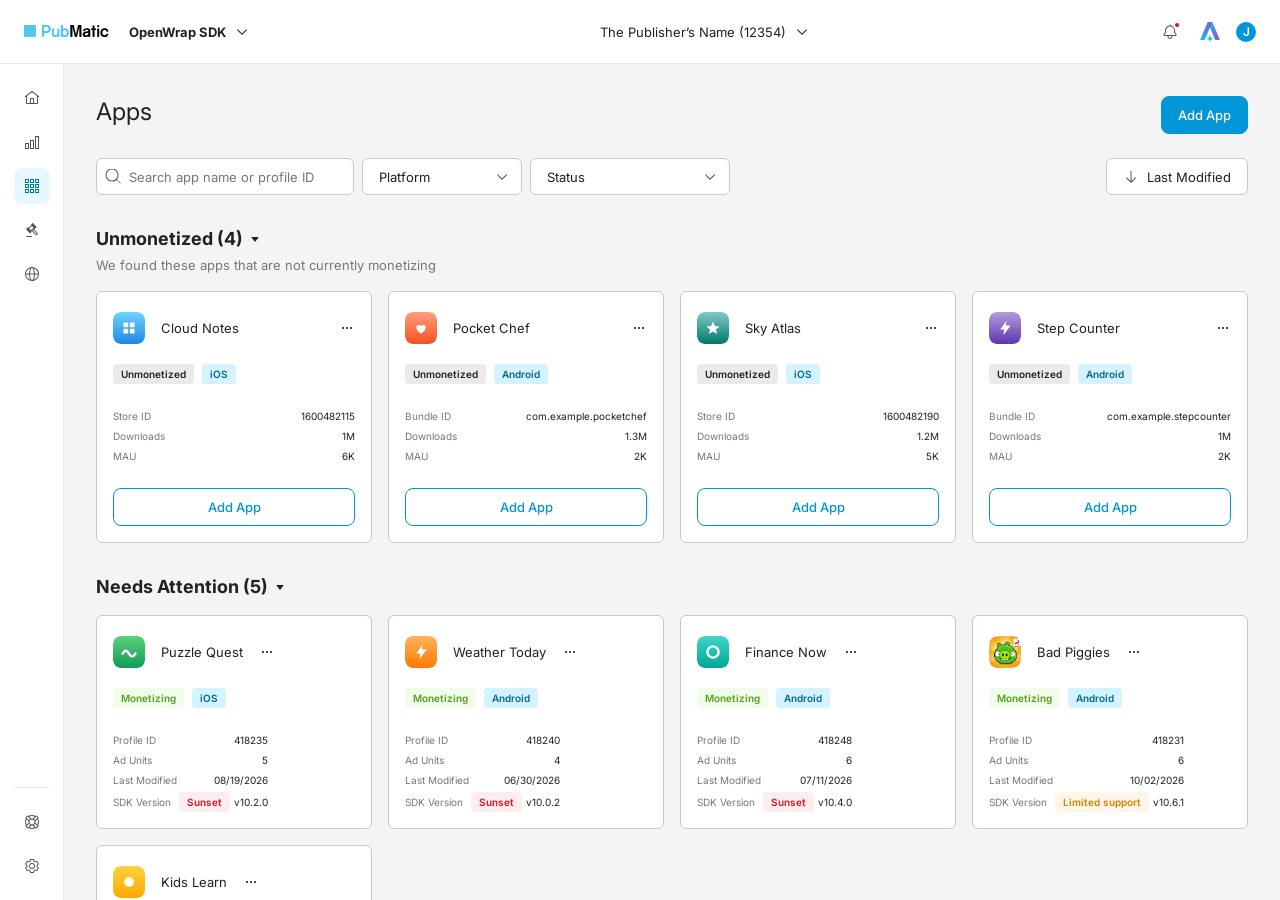
<file: apps.html>
<!DOCTYPE html>
<html lang="en">
<head>
<meta charset="utf-8">
<meta name="viewport" content="width=device-width, initial-scale=1">
<title>OpenWrap SDK — Apps</title>
<link rel="preconnect" href="https://fonts.googleapis.com">
<link rel="preconnect" href="https://fonts.gstatic.com" crossorigin>
<link href="https://fonts.googleapis.com/css2?family=Inter:wght@400;500;600;700&display=swap" rel="stylesheet">
<style>
  :root{
    --brand-10:#F9FDFF; --brand-20:#E8F7FF; --brand-30:#D5F2FF; --brand-40:#C5EDFF;
    --brand-50:#6DD2FE; --brand-60:#2FBEFE; --brand-70:#05B1FE; --brand-80:#0196D8;
    --brand-90:#0178AD; --brand-100:#016997;
    --gray-10:#FFFFFF; --gray-20:#F9F9F9; --gray-30:#F4F4F4; --gray-40:#EAEAEA;
    --gray-50:#D5D5D5; --gray-60:#C9C9C9; --gray-70:#999999; --gray-80:#777777;
    --gray-90:#545454; --gray-100:#222121;
    --red-20:#FDEDEE; --red-80:#DE1322; --green-20:#F2FCEB; --green-80:#50A11B;
    --orange-20:#FFF6EA; --orange-80:#DA8101;
    --text-primary:#222121; --text-secondary:#0178AD; --text-brand:#0196D8;
    --text-alt:#777777; --text-disabled:#999999; --link:#0196D8;
    --bg-gray:#F4F4F4; --surface:#FFFFFF; --border:#C9C9C9; --border-light:#EAEAEA;
    --divider:#D5D5D5;
    --radius-sm:4px; --radius-md:6px; --radius-lg:8px; --radius-xl:12px;
    --chart-cyan:#39BADD;
    --shadow-menu:0px 2px 6px rgba(34,33,33,0.3);
  }
  *{box-sizing:border-box;}
  html,body{margin:0;padding:0;}
  body{font-family:'Inter',-apple-system,BlinkMacSystemFont,'Segoe UI',Roboto,sans-serif;
    font-size:13px;line-height:20px;color:var(--text-primary);background:var(--bg-gray);}
  svg{display:block;}
  a{color:var(--link);text-decoration:none;}
  button{font-family:inherit;cursor:pointer;}
  h1,h2,h3{margin:0;color:var(--text-primary);font-weight:400;}
  .ic{flex:none;color:var(--text-primary);}
  .s12{width:12px;height:12px;} .s16{width:16px;height:16px;} .s20{width:20px;height:20px;}

  .app{height:100vh;display:flex;flex-direction:column;overflow:hidden;} /* navs stay put; only .content scrolls */

  /* Top Nav (identical to Home) */
  .topnav{height:64px;flex:none;background:var(--surface);border-bottom:1px solid var(--gray-40);
    display:flex;align-items:center;justify-content:space-between;padding:0 24px;position:relative;z-index:50;}
  .tn-group{display:flex;align-items:center;}
  .tn-left{gap:16px;}
  .tn-trigger{display:inline-flex;align-items:center;gap:8px;background:none;border:none;padding:6px 4px;
    color:var(--text-primary);font-size:13px;line-height:20px;border-radius:var(--radius-sm);}
  .tn-trigger:hover{background:var(--gray-30);}
  .tn-prod{font-weight:700;} .tn-acct{font-weight:400;}
  .tn-right{gap:16px;}
  .tn-iconbtn{display:inline-flex;align-items:center;justify-content:center;background:none;border:none;padding:6px;border-radius:var(--radius-sm);color:var(--gray-90);}
  .tn-iconbtn:hover{background:var(--gray-30);}
  .avatar{width:20px;height:20px;border-radius:50%;background:var(--brand-80);color:#fff;font-size:12px;font-weight:600;display:inline-flex;align-items:center;justify-content:center;border:none;}
  .chev{display:inline-flex;align-items:center;line-height:0;color:var(--text-primary);}
  .menu{position:absolute;top:100%;background:var(--surface);border-radius:var(--radius-md);box-shadow:var(--shadow-menu);z-index:60;overflow:hidden;}
  .menu[hidden]{display:none;}
  .menu-row{display:flex;align-items:center;font-size:13px;line-height:20px;color:var(--text-primary);padding:7.5px 16px;width:100%;background:none;border:none;text-align:left;gap:10px;}
  .menu-row:hover{background:var(--gray-30);}
  .menu-prod{width:134px;padding:6px 0;left:24px;}
  .menu-prod .menu-row.active{background:var(--brand-30);color:var(--text-secondary);font-weight:700;}
  .menu-acct{width:431px;left:50%;transform:translateX(-50%);}
  .acct-search{padding:16px;}
  .acct-search .field{display:flex;align-items:center;gap:8px;border:1px solid var(--border);border-radius:var(--radius-md);padding:10px 7.5px;color:var(--text-alt);}
  .acct-search input{border:none;outline:none;font-family:inherit;font-size:13px;color:var(--text-primary);width:100%;background:none;}
  .acct-cols{display:grid;grid-template-columns:1.4fr 1fr 1.2fr;padding:0 0 8px;}
  .acct-colhead{font-size:10px;font-weight:700;line-height:16px;color:var(--gray-60);padding:0 16px 6px;text-transform:uppercase;}
  .acct-cell{font-size:13px;line-height:20px;padding:7.5px 16px;color:var(--text-primary);}
  .acct-row-sel .acct-cell{background:var(--brand-30);}
  .menu-profile{width:210px;right:24px;left:auto;}
  .pf-details{padding:16px;border-bottom:1px solid var(--gray-40);}
  .pf-name{font-size:13px;font-weight:700;line-height:20px;}
  .pf-acct{font-size:13px;font-weight:600;line-height:20px;color:var(--text-alt);margin-top:2px;}
  .pf-table{margin-top:12px;display:flex;flex-direction:column;gap:8px;}
  .pf-trow{display:flex;gap:16px;}
  .pf-label{width:96px;font-size:13px;font-weight:500;color:var(--text-disabled);}
  .pf-val{font-size:13px;color:var(--text-primary);}
  .pf-action{display:flex;align-items:center;gap:10px;font-size:13px;padding:7.5px 16px;color:var(--text-primary);background:none;border:none;width:100%;text-align:left;}
  .pf-action:hover{background:var(--gray-30);}
  /* notifications */
  .bell-wrap{position:relative;display:inline-flex;}
  .notif-dot{position:absolute;top:3px;right:3px;width:8px;height:8px;border-radius:50%;background:var(--red-80);border:2px solid var(--surface);pointer-events:none;}
  .notif-dot[hidden]{display:none;}
  .notif-menu{position:absolute;top:100%;right:0;width:360px;background:var(--surface);border-radius:var(--radius-md);box-shadow:var(--shadow-menu);z-index:60;overflow:hidden;}
  .notif-menu[hidden]{display:none;}
  .notif-head{display:flex;align-items:center;justify-content:space-between;padding:14px 16px;border-bottom:1px solid var(--gray-40);}
  .notif-head .title{font-size:13px;font-weight:600;color:var(--text-primary);}
  .notif-markall{background:none;border:none;font-size:13px;color:var(--link);padding:0;}
  .notif-markall:hover{text-decoration:underline;}
  .notif-markall[hidden]{display:none;}
  .notif-item{display:flex;gap:12px;padding:14px 16px;border-top:1px solid var(--gray-40);position:relative;background:var(--surface);}
  .notif-item:first-of-type{border-top:none;}
  .notif-ic{width:28px;height:28px;flex:none;border-radius:var(--radius-md);display:flex;align-items:center;justify-content:center;}
  .notif-ic.warn{background:var(--orange-20);color:var(--orange-80);}
  .notif-ic.opp{background:var(--brand-20);color:var(--brand-80);}
  .notif-body{flex:1;min-width:0;}
  .notif-title{font-size:13px;font-weight:600;line-height:18px;color:var(--text-primary);padding-right:14px;}
  .notif-support{font-size:13px;line-height:18px;color:var(--text-alt);margin-top:2px;}
  .notif-foot{display:flex;align-items:center;justify-content:space-between;gap:12px;margin-top:8px;}
  .notif-cta{display:inline-flex;align-items:center;gap:5px;background:none;border:none;padding:0;font-size:13px;font-weight:600;color:var(--link);}
  .notif-cta .ic{color:var(--link);}
  .notif-cta:hover{text-decoration:underline;}
  .notif-time{font-size:11px;line-height:16px;color:var(--text-alt);}
  .row-dot{position:absolute;top:16px;right:16px;width:8px;height:8px;border-radius:50%;background:var(--brand-80);}
  .notif-item:not(.is-unread) .row-dot{display:none;}

  /* Body + collapsed side-nav rail (expands on hover) */
  .body{flex:1;position:relative;min-height:0;padding-left:64px;}
  .sidenav{position:absolute;left:0;top:0;bottom:0;width:64px;background:var(--surface);
    border-right:1px solid var(--gray-40);padding:12px 0;display:flex;flex-direction:column;
    overflow:hidden;white-space:nowrap;z-index:40;transition:width .18s ease;}
  .sidenav:hover{width:240px;box-shadow:2px 0 8px rgba(34,33,33,.12);}
  .nav-item{display:flex;align-items:center;height:44px;background:none;border:none;margin:0;padding:0;width:100%;
    text-align:left;color:var(--gray-90);font-size:13px;line-height:20px;text-decoration:none;cursor:pointer;}
  .nav-iconbox{width:36px;height:36px;border-radius:var(--radius-lg);display:flex;align-items:center;
    justify-content:center;flex:none;margin:0 14px;}
  .nav-iconbox .ic{color:var(--gray-90);}
  .nav-item:hover .nav-iconbox{background:var(--gray-30);}
  .nav-item.active .nav-iconbox{background:var(--brand-20);}
  .nav-item.active .nav-iconbox .ic{color:var(--text-secondary);}
  .nav-item.active{color:var(--brand-90);font-weight:600;}
  .nav-label{flex:1;opacity:0;transition:opacity .12s;}
  .nav-count{font-size:11px;font-weight:600;color:var(--text-alt);margin-right:16px;opacity:0;transition:opacity .12s;}
  .nav-groupchev{margin-right:14px;display:inline-flex;align-items:center;line-height:0;opacity:0;transition:opacity .12s,transform .15s;}
  .sidenav:hover .nav-label,.sidenav:hover .nav-count,.sidenav:hover .nav-groupchev{opacity:1;}
  .nav-group[aria-expanded="true"] .nav-groupchev{transform:rotate(180deg);}
  .nav-divider{height:1px;background:var(--gray-40);margin:12px 14px;}
  .nav-spacer{flex:1;}
  .nav-sub{display:flex;flex-direction:column;}
  .sidenav:not(:hover) .nav-sub{display:none;}
  .nav-sub[hidden]{display:none;}
  .nav-subitem{display:flex;align-items:center;height:36px;padding-left:64px;color:var(--gray-90);
    font-size:13px;line-height:20px;text-decoration:none;}
  .nav-subitem:hover{background:var(--gray-30);}
  .nav-subitem.active{background:var(--brand-20);color:var(--brand-90);font-weight:600;}

  .content{height:100%;overflow:auto;background:var(--bg-gray);}
  .wrap{max-width:1320px;margin:0 auto;padding:32px;}

  /* Page title */
  .pt{margin-bottom:20px;}
  .pt h1{font-size:24px;line-height:32px;font-weight:400;}
  .pt .tz{margin-top:4px;font-size:13px;line-height:20px;color:var(--text-secondary);font-weight:600;}

  /* Controls */
  .controls{display:flex;align-items:flex-end;gap:24px;margin-bottom:24px;flex-wrap:wrap;}
  .ctrl{display:flex;flex-direction:column;gap:4px;}
  .ctrl-label{font-size:11px;line-height:16px;color:var(--text-alt);}
  .seg{display:inline-flex;border:1px solid var(--border);border-radius:var(--radius-md);overflow:hidden;background:var(--surface);}
  .seg button{border:none;background:none;padding:8px 16px;font-size:13px;font-weight:500;color:var(--text-alt);}
  .seg button.active{background:var(--brand-20);color:var(--text-secondary);}
  .seg button+button{border-left:1px solid var(--border);}
  .select{display:inline-flex;align-items:center;gap:8px;background:var(--surface);border:1px solid var(--border);border-radius:var(--radius-md);padding:9px 11px;font-size:13px;color:var(--text-primary);min-width:150px;justify-content:space-between;}
  .select .ic{color:var(--gray-90);}
  .range-text{font-size:13px;line-height:20px;color:var(--text-primary);padding-bottom:9px;}
  .controls-right{margin-left:auto;display:flex;align-items:flex-end;gap:12px;}
  .iconbtn-o{display:inline-flex;align-items:center;justify-content:center;width:38px;height:38px;background:var(--surface);border:1px solid var(--brand-80);border-radius:var(--radius-md);color:var(--brand-80);}
  .iconbtn-o:hover{background:var(--brand-20);}
  .app-plat{display:inline-flex;align-items:center;color:var(--text-primary);margin-left:6px;}
  .app-plat-img{height:13px;width:auto;display:block;}
  .ms{position:relative;}
  .ms-trigger{min-width:170px;}
  .ms-panel{position:absolute;top:100%;left:0;margin-top:4px;width:230px;max-height:300px;overflow:auto;background:var(--surface);border:1px solid var(--border);border-radius:var(--radius-md);box-shadow:var(--shadow-menu);z-index:70;padding:6px;}
  .ms-panel[hidden]{display:none;}
  .ms-opt{display:flex;align-items:center;gap:10px;padding:7px 10px;border-radius:var(--radius-sm);font-size:13px;color:var(--text-primary);cursor:pointer;}
  .ms-opt:hover{background:var(--gray-30);}
  .ms-opt input{width:16px;height:16px;accent-color:var(--brand-80);cursor:pointer;margin:0;flex:none;}
  .ms-divider{height:1px;background:var(--gray-40);margin:6px 4px;}

  /* Section title */
  .sec{margin-bottom:24px;}
  .sec-title{display:flex;align-items:center;gap:8px;font-size:20px;line-height:24px;font-weight:500;margin-bottom:12px;}
  .sec-title .info{color:var(--gray-80);}

  .card{background:var(--surface);border:1px solid var(--border-light);border-radius:var(--radius-lg);}

  /* Performance overview grid (Call Out Card With Chart #1) */
  .perf-grid{display:grid;grid-template-columns:repeat(3,1fr);gap:16px;}
  .perf{padding:16px;display:flex;flex-direction:column;gap:16px;overflow:clip;}
  .perf-title{font-size:13px;font-weight:500;color:var(--text-primary);}
  .perf-body{display:flex;gap:12px;}
  .perf-chart{flex:1;min-width:0;}
  .perf-right{width:104px;flex:none;display:flex;flex-direction:column;align-items:flex-end;text-align:right;gap:2px;}
  .perf-val{font-size:24px;line-height:32px;color:var(--text-primary);}
  .perf-period{font-size:13px;line-height:20px;color:var(--text-alt);}
  .perf-cmp-val{font-size:24px;line-height:32px;color:var(--text-alt);margin-top:12px;}
  .perf-cmp-period{font-size:13px;line-height:20px;color:var(--text-alt);}
  .chg{display:inline-flex;align-items:center;gap:4px;padding:2px 8px;border-radius:var(--radius-sm);font-size:10px;font-weight:600;line-height:16px;}
  .chg-up{background:var(--green-20);color:var(--green-80);} .chg-up .ic{color:var(--green-80);}
  .chg-dn{background:var(--red-20);color:var(--red-80);} .chg-dn .ic{color:var(--red-80);}

  /* chart internals */
  .chartwrap{display:flex;gap:6px;height:96px;}
  .yaxis{display:flex;flex-direction:column;justify-content:space-between;align-items:flex-end;}
  .yaxis span{font-size:10px;line-height:1;color:var(--text-alt);}
  .plot{flex:1;min-width:0;height:100%;}
  .plot svg{width:100%;height:100%;}
  .xaxis{display:flex;justify-content:space-between;margin-top:4px;padding-left:26px;}
  .xaxis span{font-size:10px;line-height:16px;color:var(--text-alt);}

  /* Tables */
  .tbl-card{overflow:hidden;}
  table{width:100%;border-collapse:collapse;}
  thead th{background:var(--gray-40);font-size:13px;font-weight:600;color:var(--text-primary);text-align:left;padding:10px 16px;white-space:nowrap;}
  thead th .th-inner{display:flex;align-items:center;gap:6px;}
  thead th.num .th-inner{justify-content:flex-end;}
  thead th .ic{color:var(--gray-90);}
  tbody td{border-top:1px solid var(--gray-40);padding:0 16px;height:52px;font-size:13px;color:var(--text-primary);vertical-align:middle;}
  tbody tr:first-child td{border-top:none;}
  td.num{text-align:right;font-variant-numeric:tabular-nums;}
  .applink{color:var(--link);}
  .app-cell{display:flex;align-items:center;gap:10px;}
  .app-ava{width:24px;height:24px;border-radius:var(--radius-sm);flex:none;display:flex;align-items:center;justify-content:center;color:#fff;font-size:11px;font-weight:600;}
  .app-ico{width:26px;height:26px;flex:none;border-radius:6px;display:block;object-fit:cover;}
  .vh-ds-row{display:grid;grid-template-columns:minmax(320px,380px) 1fr;gap:16px;align-items:start;}
  .vh-card{padding:24px;}
  .vh-details{width:100%;justify-content:center;margin-top:24px;}
  @media (max-width:900px){ .vh-ds-row{grid-template-columns:1fr;} }
  /* Ad Format + Version Health row; Top Demand Sources full-width */
  .af-vh-row{display:grid;grid-template-columns:1fr minmax(320px,380px);gap:16px;align-items:stretch;}
  .af-vh-row > div{display:flex;flex-direction:column;}
  .af-vh-row > div:first-child > .card{flex:1;}
  @media (max-width:900px){ .af-vh-row{grid-template-columns:1fr;} }
  .tds-head{display:flex;align-items:flex-end;justify-content:space-between;gap:16px;flex-wrap:wrap;margin-bottom:12px;}
  .tds-head-left{display:flex;align-items:center;gap:12px;}
  .tds-head-left .sec-title{margin:0;}
  .tds-bar{width:120px;height:8px;border-radius:999px;background:var(--gray-40);overflow:hidden;display:inline-block;}
  .tds-bar i{display:block;height:100%;background:var(--brand-80);border-radius:999px;}
  .tds-total{font-size:13px;color:var(--text-alt);}
  .tds-head-right{display:flex;flex-direction:column;gap:4px;align-items:flex-start;}
  .tds-selects{display:flex;gap:12px;}
  .tds thead th .th-inner{justify-content:space-between;width:100%;}
  .th-lbl{display:inline-flex;align-items:center;gap:6px;}
  .btn-primary{display:inline-flex;align-items:center;gap:8px;background:var(--brand-80);border:1px solid var(--brand-80);color:#fff;border-radius:var(--radius-lg);font-size:13px;font-weight:500;line-height:20px;padding:8px 16px;white-space:nowrap;}
  .btn-primary .ic{color:#fff;}
  .btn-primary:hover:not(:disabled){background:var(--brand-70);border-color:var(--brand-70);}
  .btn-primary:disabled{background:var(--gray-40);border-color:var(--gray-40);color:var(--text-disabled);cursor:default;}
  .btn-primary:disabled .ic{color:var(--green-80);}
  /* Revenue by Ad Format chart */
  .fmt-card{padding:20px 24px 24px;display:flex;flex-direction:column;}
  .fmt-head{display:flex;align-items:center;justify-content:space-between;gap:12px;flex-wrap:wrap;margin-bottom:16px;}
  .fmt-legend-row{display:flex;justify-content:center;margin-top:16px;}
  .fmt-chart{flex:1;display:flex;flex-direction:column;}
  .fmt-range{font-size:11px;color:var(--text-alt);}
  .dv-legend{display:inline-flex;}
  .dv-seg{display:inline-flex;align-items:center;gap:10px;padding:5px 12px;border-top:1px solid var(--gray-50);border-bottom:1px solid var(--gray-50);font-size:13px;color:var(--text-primary);background:var(--surface);}
  .dv-seg.dv-first{border-left:1px solid var(--gray-50);border-radius:6px 0 0 6px;}
  .dv-seg.dv-last{border-right:1px solid var(--gray-50);border-radius:0 6px 6px 0;}
  .dv-swatch{width:12px;height:12px;border-radius:50%;flex:none;}
  .fmt-chartwrap{display:flex;gap:8px;flex:1;min-height:180px;}
  .fmt-yaxis{display:flex;flex-direction:column;justify-content:space-between;align-items:flex-end;}
  .fmt-yaxis span{font-size:10px;color:var(--text-alt);line-height:1;}
  .fmt-plot{flex:1;min-width:0;height:100%;}
  .fmt-plot svg{width:100%;height:100%;}
  .fmt-xaxis{display:flex;justify-content:space-between;margin-top:6px;padding-left:34px;}
  .fmt-xaxis span{font-size:10px;color:var(--text-alt);}
  .rev-cell{display:inline-flex;align-items:center;gap:8px;justify-content:flex-end;}
  .spark-sm{width:72px;height:24px;}

  /* Version health */
  .vh-lead{font-size:13px;line-height:20px;color:var(--text-primary);margin:0 0 20px;max-width:900px;}
  .vh-lead b{font-weight:700;}
  .vh-grid{display:grid;grid-template-columns:1fr 1px 1.2fr;gap:24px;}
  .vh-col-title{font-size:13px;font-weight:600;margin-bottom:16px;}
  .donut-wrap{display:flex;flex-direction:column;align-items:center;gap:20px;}
  .donut{width:160px;height:160px;}
  .vh-legend{width:100%;display:flex;flex-direction:column;gap:12px;}
  .lg-row{display:flex;align-items:center;gap:12px;font-size:13px;}
  .lg-dot{width:12px;height:12px;border-radius:3px;flex:none;}
  .lg-name{width:96px;color:var(--text-primary);}
  .lg-apps{width:70px;color:var(--text-alt);}
  .lg-req{color:var(--text-alt);}
  .vh-divider{background:var(--gray-40);}
  .vh-head{display:flex;align-items:center;justify-content:space-between;margin-bottom:16px;}
  .vh-head h3{font-size:13px;font-weight:600;}
  .tabs{display:inline-flex;gap:0;border:1px solid var(--border);border-radius:var(--radius-md);overflow:hidden;}
  .tabs button{border:none;background:none;padding:6px 14px;font-size:13px;color:var(--text-alt);}
  .tabs button.active{background:var(--brand-20);color:var(--text-secondary);font-weight:600;}
  .tabs button+button{border-left:1px solid var(--border);}
  .btn-secondary{display:inline-flex;align-items:center;gap:8px;background:var(--surface);border:1px solid var(--brand-80);color:var(--brand-80);border-radius:var(--radius-lg);font-size:13px;font-weight:500;line-height:20px;padding:8px 16px;}
  .btn-secondary .ic{color:var(--brand-80);}
  .btn-secondary:hover{background:var(--brand-20);}
  .vh-list{display:flex;flex-direction:column;}
  .vh-item{display:flex;align-items:center;gap:12px;padding:10px 0;border-top:1px solid var(--gray-40);}
  .vh-item:first-child{border-top:none;}
  .vh-ava{width:28px;height:28px;border-radius:50%;flex:none;display:flex;align-items:center;justify-content:center;color:#fff;font-size:12px;font-weight:600;}
  .vh-name{flex:1;font-size:13px;font-weight:500;color:var(--text-primary);}
  .vh-ver{font-size:13px;color:var(--text-alt);font-variant-numeric:tabular-nums;margin-right:12px;}
  .chip{display:inline-flex;align-items:center;padding:4px 10px;border-radius:var(--radius-sm);font-size:12px;font-weight:500;line-height:16px;}
  .chip-warn{background:var(--orange-20);color:var(--orange-80);}
  .chip-err{background:var(--red-20);color:var(--red-80);}
  .vh-more{display:block;text-align:center;margin-top:12px;font-size:13px;font-weight:600;color:var(--link);}

  .proto-note{margin-top:24px;font-size:11px;line-height:16px;color:var(--text-alt);}
  .proto-note b{color:var(--gray-90);font-weight:600;}

  /* ---- Apps listing (Figma UX-4681 "Apps - Listing" 18202:21131) ---- */
  .apps-head{display:flex;align-items:flex-start;justify-content:space-between;gap:16px;}
  .apps-head h1{font-size:24px;line-height:32px;font-weight:400;}
  .apps-bar{display:flex;align-items:center;justify-content:space-between;gap:16px;margin:24px 0 32px;flex-wrap:wrap;}
  .apps-filters{display:flex;gap:8px;flex-wrap:wrap;}
  .a-search{display:flex;align-items:center;gap:8px;width:258px;padding:7.5px 8px;border:1px solid var(--border);border-radius:var(--radius-md);background:var(--surface);}
  .a-search:focus-within{border-color:var(--brand-80);}
  .a-search .ic{color:var(--gray-90);}
  .a-search input{border:none;outline:none;padding:0;width:100%;font:inherit;color:var(--text-primary);background:none;}
  .a-search input::placeholder{color:var(--text-alt);}
  .a-select{position:relative;display:inline-flex;}
  .a-select select{appearance:none;-webkit-appearance:none;font:inherit;color:var(--text-primary);background:var(--surface);border:1px solid var(--border);border-radius:var(--radius-md);padding:7.5px 36px 7.5px 16px;cursor:pointer;}
  .a-select select:focus{outline:none;border-color:var(--brand-80);}
  .a-select .ic{position:absolute;right:12px;top:50%;margin-top:-8px;pointer-events:none;color:var(--gray-90);}
  .a-select.w160 select{width:160px;} .a-select.w200 select{width:200px;}
  .a-sort{display:inline-flex;align-items:center;gap:8px;background:var(--surface);border:1px solid var(--border);border-radius:var(--radius-md);padding:7.5px 16px;font:inherit;color:var(--text-primary);}
  .a-sort .ic{color:var(--gray-90);}
  .a-sec + .a-sec{margin-top:32px;}
  .a-sec[hidden]{display:none;}
  .a-sec-h{display:inline-flex;align-items:center;gap:4px;background:none;border:none;padding:0;font:inherit;font-size:18px;font-weight:700;line-height:24px;color:var(--text-primary);cursor:pointer;}
  .a-sec-h .ic{transition:transform .15s;}
  .a-sec-h[aria-expanded="false"] .ic{transform:rotate(-90deg);}
  .a-sec-sub{margin-top:4px;color:var(--text-alt);}
  .a-grid{display:grid;grid-template-columns:repeat(4,minmax(0,1fr));gap:16px;margin-top:16px;}
  .a-grid[hidden]{display:none;}
  .a-empty{margin-top:16px;color:var(--text-alt);}
  /* App card */
  .acard{display:flex;flex-direction:column;gap:16px;padding:16px;background:var(--surface);border:1px solid var(--border);border-radius:var(--radius-md);text-align:left;font:inherit;color:var(--text-primary);width:100%;}
  button.acard{cursor:pointer;}
  button.acard:hover{border-color:var(--brand-80);}
  button.acard:focus-visible{outline:2px solid var(--brand-80);outline-offset:2px;}
  .acard-h{display:flex;align-items:center;gap:16px;min-height:40px;}
  .acard-h .app-ico{width:32px;height:32px;border-radius:8px;}
  .acard-h .nm{flex:1;min-width:0;overflow:hidden;text-overflow:ellipsis;white-space:nowrap;}
  .acard-h .kebab{color:var(--text-primary);}
  .acard-b{display:flex;flex-direction:column;gap:24px;}
  .acard .labels{display:flex;gap:8px;flex-wrap:wrap;}
  .kv{display:flex;flex-direction:column;gap:4px;}
  .kv-r{display:flex;align-items:center;justify-content:space-between;gap:8px;font-size:10px;line-height:16px;white-space:nowrap;}
  .kv-r .k{color:var(--text-alt);} .kv-r .v{display:inline-flex;align-items:center;gap:4px;color:var(--text-primary);overflow:hidden;text-overflow:ellipsis;}
  .acard .btn-secondary{width:100%;justify-content:center;}
  /* Status labels on cards (Figma: caption semibold 10/16, 2px 8px, radius 4) */
  .slabel{display:inline-flex;align-items:center;padding:2px 8px;border-radius:var(--radius-sm);font-size:10px;font-weight:600;line-height:16px;white-space:nowrap;}
  .slabel.ok{background:var(--green-20);color:var(--green-80);}
  .slabel.warn{background:var(--orange-20);color:var(--orange-80);}
  .slabel.err{background:var(--red-20);color:var(--red-80);}
  .slabel.neu{background:var(--gray-40);color:var(--text-primary);}
  .slabel.plat{background:var(--brand-30);color:var(--brand-100);}
  /* App drawer (Figma "Drawer/App/Property" 18248:2496) */
  .drawer-backdrop{position:fixed;inset:0;background:rgba(34,33,33,.35);z-index:70;}
  .drawer-backdrop[hidden]{display:none;}
  .adrawer{position:fixed;top:0;right:0;bottom:0;width:432px;max-width:100vw;background:var(--surface);border-left:1px solid var(--border);z-index:75;display:flex;flex-direction:column;
    box-shadow:-4px 0 24px rgba(16,24,40,.12);}
  .adrawer[hidden]{display:none;}
  .ad-top{display:flex;justify-content:flex-end;gap:16px;padding:32px 32px 16px;flex:none;}
  .ad-top button{display:inline-flex;background:none;border:none;padding:0;color:var(--text-primary);border-radius:var(--radius-sm);}
  .ad-title{padding:0 32px;font-size:18px;font-weight:700;line-height:24px;overflow:hidden;text-overflow:ellipsis;white-space:nowrap;flex:none;}
  .ad-tabs{display:flex;border-bottom:1px solid var(--gray-50);margin-top:16px;flex:none;}
  .ad-tab{display:inline-flex;align-items:center;gap:8px;background:none;border:none;border-bottom:2px solid transparent;padding:9.5px 14px 7.5px;font:inherit;color:var(--text-primary);}
  .ad-tab[aria-selected="true"]{font-weight:700;color:var(--brand-90);border-bottom-color:var(--brand-90);}
  .ad-badge{background:var(--brand-30);color:var(--brand-100);border-radius:var(--radius-sm);padding:0 5.5px;font-size:10px;font-weight:600;line-height:16px;}
  .ad-body{flex:1;overflow:auto;padding:24px 32px 32px;}
  .ad-fields{display:flex;flex-direction:column;gap:24px;}
  .ad-f .k{font-weight:600;color:var(--text-alt);margin-bottom:4px;}
  .ad-f a{color:var(--link);text-decoration:underline;}
  .ad-div{height:1px;background:var(--gray-40);}
  .ad-ver{display:flex;align-items:center;gap:8px;flex-wrap:wrap;}
  .ad-act{margin-top:8px;}
  .ad-empty{color:var(--text-alt);}
  .ai-card{display:flex;gap:12px;padding:16px;border:1px solid var(--gray-40);border-radius:var(--radius-lg);}
  .ai-card > .ic{margin-top:2px;flex:none;} .ai-card > .ic.err{color:var(--red-80);} .ai-card > .ic.warn{color:var(--orange-80);}
  .ai-t{font-weight:600;} .ai-d{margin:4px 0 12px;color:var(--text-alt);}
  @media (max-width:1100px){ .a-grid{grid-template-columns:repeat(2,minmax(0,1fr));} }
  @media (max-width:640px){ .a-grid{grid-template-columns:1fr;} .a-search{width:100%;} }
</style>
<link rel="stylesheet" href="sdk-health.css">
<!-- Maze universal snippet -->
<script>
(function (m, a, z, e) {
  var s, t, u, v;
  try {
    t = m.sessionStorage.getItem('maze-us');
  } catch (err) {}

  if (!t) {
    t = new Date().getTime();
    try {
      m.sessionStorage.setItem('maze-us', t);
    } catch (err) {}
  }

  u = document.currentScript || (function () {
    var w = document.getElementsByTagName('script');
    return w[w.length - 1];
  })();
  v = u && u.nonce;

  s = a.createElement('script');
  s.src = z + '?apiKey=' + e;
  s.async = true;
  if (v) s.setAttribute('nonce', v);
  a.getElementsByTagName('head')[0].appendChild(s);
  m.mazeUniversalSnippetApiKey = e;
})(window, document, 'https://snippet.maze.co/maze-universal-loader.js', '9abd2db5-4a2a-4b53-b220-8f7d677d7114');
</script>
</head>
<body>

<!-- ICON SPRITE -->
<svg width="0" height="0" style="position:absolute" aria-hidden="true">
  <symbol id="i-chevron-down" viewBox="0 0 16 16"><path d="M8 11L3 6.00005L3.7 5.30005L8 9.60005L12.3 5.30005L13 6.00005L8 11Z" fill="currentColor"/></symbol>
  <symbol id="i-chevron-up" viewBox="0 0 16 16"><path d="M8 5L13 10L12.3 10.7L8 6.4L3.7 10.7L3 10L8 5Z" fill="currentColor"/></symbol>
  <symbol id="i-alert" viewBox="0 0 16 16"><path d="M14.3535 9.6465L13 8.29295V6.5C12.9984 5.26098 12.5374 4.06655 11.7062 3.1477C10.875 2.22884 9.73266 1.65082 8.5 1.5254V0.5H7.5V1.5254C6.26734 1.65082 5.12496 2.22884 4.29377 3.1477C3.46257 4.06655 3.0016 5.26098 3 6.5V8.29295L1.64645 9.6465C1.55269 9.74025 1.50002 9.86741 1.5 10V11.5C1.5 11.6326 1.55268 11.7598 1.64645 11.8536C1.74021 11.9473 1.86739 12 2 12H5.5V12.3884C5.48916 13.0227 5.71276 13.6387 6.12794 14.1183C6.54313 14.598 7.1207 14.9076 7.75 14.9878C8.09757 15.0222 8.44852 14.9836 8.78026 14.8743C9.112 14.765 9.4172 14.5875 9.67622 14.3532C9.93524 14.1189 10.1423 13.8329 10.2842 13.5138C10.4261 13.1946 10.4996 12.8493 10.5 12.5V12H14C14.1326 12 14.2598 11.9473 14.3536 11.8536C14.4473 11.7598 14.5 11.6326 14.5 11.5V10C14.5 9.86741 14.4473 9.74025 14.3535 9.6465ZM9.5 12.5C9.5 12.8978 9.34196 13.2794 9.06066 13.5607C8.77936 13.842 8.39782 14 8 14C7.60218 14 7.22064 13.842 6.93934 13.5607C6.65804 13.2794 6.5 12.8978 6.5 12.5V12H9.5V12.5ZM13.5 11H2.5V10.2071L3.8535 8.8535C3.94727 8.75975 3.99997 8.6326 4 8.5V6.5C4 5.43913 4.42143 4.42172 5.17157 3.67157C5.92172 2.92143 6.93913 2.5 8 2.5C9.06087 2.5 10.0783 2.92143 10.8284 3.67157C11.5786 4.42172 12 5.43913 12 6.5V8.5C12 8.6326 12.0527 8.75975 12.1465 8.8535L13.5 10.2071V11Z" fill="currentColor"/></symbol>
  <symbol id="i-home" viewBox="0 0 32 32"><path d="M16.6123,2.2138a1.01,1.01,0,0,0-1.2427,0L1,13.4194l1.2427,1.5717L4,13.6209V26a2.0041,2.0041,0,0,0,2,2H26a2.0037,2.0037,0,0,0,2-2V13.63L29.7573,15,31,13.4282ZM18,26H14V18h4Zm2,0V18a2.0023,2.0023,0,0,0-2-2H14a2.002,2.002,0,0,0-2,2v8H6V12.0615l10-7.79,10,7.8005V26Z" fill="currentColor"/></symbol>
  <symbol id="i-apps" viewBox="0 0 16 16"><path d="M4 2V4H2V2H4ZM5 1H1V5H5V1ZM9 2V4H7V2H9ZM10 1H6V5H10V1ZM14 2V4H12V2H14ZM15 1H11V5H15V1ZM4 7V9H2V7H4ZM5 6H1V10H5V6ZM9 7V9H7V7H9ZM10 6H6V10H10V6ZM14 7V9H12V7H14ZM15 6H11V10H15V6ZM4 12V14H2V12H4ZM5 11H1V15H5V11ZM9 12V14H7V12H9ZM10 11H6V15H10V11ZM14 12V14H12V12H14ZM15 11H11V15H15V11Z" fill="currentColor"/></symbol>
  <symbol id="i-reporting" viewBox="0 0 16 16"><path d="M15 15H11V2H15V15ZM12 14H14V3H12V14Z" fill="currentColor"/><path d="M10 15H6V6H10V15ZM7 14H9V7H7V14Z" fill="currentColor"/><path d="M5 15H1V9H5V15ZM2 14H4V10H2V14Z" fill="currentColor"/></symbol>
  <symbol id="i-bid" viewBox="0 0 16 16"><path fill-rule="evenodd" clip-rule="evenodd" d="M7.09968 2.41405C6.89261 2.59674 6.87285 2.9127 7.05554 3.11977L7.27745 3.3713L4.5996 5.73386L4.39393 5.50075C4.21124 5.29368 3.89528 5.27392 3.68821 5.45661L2.27371 6.70457C2.06664 6.88726 2.04687 7.20323 2.22956 7.4103L5.48531 11.1005C5.668 11.3076 5.98396 11.3274 6.19104 11.1447L7.60553 9.8967C7.81261 9.71401 7.83237 9.39804 7.64968 9.19097L7.42788 8.93958L7.66927 8.72661L11.5215 13.0929C11.6674 13.2583 11.8863 13.347 12.1299 13.3397C12.3737 13.3326 12.6228 13.2297 12.8216 13.0549L13.5155 12.4428C13.6136 12.3562 13.6976 12.2536 13.7607 12.1421C13.8239 12.0307 13.8661 11.9117 13.8846 11.7924C13.9031 11.6732 13.8981 11.5553 13.8686 11.4467C13.8392 11.338 13.7875 11.2396 13.7154 11.1578L9.86291 6.79124L10.1057 6.57701L10.3113 6.80999C10.494 7.01707 10.8099 7.03683 11.017 6.85414L12.4315 5.60618C12.6386 5.42349 12.6583 5.10752 12.4757 4.90045L9.21991 1.21023C9.03722 1.00316 8.72126 0.983395 8.51418 1.16609L7.09968 2.41405ZM12.2714 12.4313L8.41914 8.06502L9.11304 7.45283L12.9655 11.8194L12.2714 12.4313ZM7.93903 4.12117L9.44415 5.82714L6.7663 8.18971L5.26118 6.48373L7.93903 4.12117Z" fill="currentColor"/><path d="M2.37109 13.9595H7.91365V14.9595H2.37109V13.9595Z" fill="currentColor"/></symbol>
  <symbol id="i-domains" viewBox="0 0 16 16"><path d="M8 1C6.61553 1 5.26216 1.41054 4.11101 2.17971C2.95987 2.94888 2.06266 4.04213 1.53285 5.32122C1.00303 6.6003 0.86441 8.00776 1.13451 9.36563C1.4046 10.7235 2.07129 11.9708 3.05026 12.9497C4.02922 13.9287 5.2765 14.5954 6.63437 14.8655C7.99224 15.1356 9.3997 14.997 10.6788 14.4672C11.9579 13.9373 13.0511 13.0401 13.8203 11.889C14.5895 10.7378 15 9.38447 15 8C15 6.14348 14.2625 4.36301 12.9497 3.05025C11.637 1.7375 9.85652 1 8 1ZM14 7.5H11C10.9416 5.65854 10.4646 3.85458 9.605 2.225C10.7893 2.54895 11.8457 3.22842 12.6316 4.17171C13.4175 5.115 13.8952 6.27669 14 7.5ZM8 14C7.88846 14.0075 7.77654 14.0075 7.665 14C6.62915 12.3481 6.05426 10.4491 6 8.5H10C9.95026 10.4477 9.38058 12.3466 8.35 14C8.23348 14.0082 8.11653 14.0082 8 14ZM6 7.5C6.04975 5.55234 6.61942 3.65341 7.65 2C7.87264 1.97498 8.09737 1.97498 8.32 2C9.36114 3.6504 9.94124 5.54953 10 7.5H6ZM6.38 2.225C5.52565 3.85582 5.05373 5.65972 5 7.5H2C2.10485 6.27669 2.58247 5.115 3.3684 4.17171C4.15432 3.22842 5.21072 2.54895 6.395 2.225H6.38ZM2.025 8.5H5.025C5.07718 10.3399 5.54739 12.1438 6.4 13.775C5.21943 13.4476 4.16739 12.7666 3.38528 11.8236C2.60317 10.8806 2.12848 9.72076 2.025 8.5ZM9.605 13.775C10.4646 12.1454 10.9416 10.3415 11 8.5H14C13.8952 9.72331 13.4175 10.885 12.6316 11.8283C11.8457 12.7716 10.7893 13.4511 9.605 13.775Z" fill="currentColor"/></symbol>
  <symbol id="i-settings" viewBox="0 0 16 16"><path d="M13.5 8.37996C13.5 8.25496 13.5 8.12996 13.5 7.99996C13.5 7.86996 13.5 7.74496 13.5 7.61496L14.46 6.77496C14.637 6.61898 14.7531 6.40547 14.7879 6.17216C14.8226 5.93885 14.7738 5.70075 14.65 5.49996L13.47 3.49996C13.3823 3.34809 13.2562 3.22195 13.1044 3.13419C12.9526 3.04643 12.7804 3.00014 12.605 2.99996C12.4963 2.99913 12.3882 3.01601 12.285 3.04996L11.07 3.45996C10.8602 3.32056 10.6414 3.19529 10.415 3.08496L10.16 1.82496C10.1143 1.59476 9.98905 1.38798 9.80623 1.24081C9.62341 1.09364 9.39466 1.01546 9.16 1.01996H6.82C6.58535 1.01546 6.3566 1.09364 6.17378 1.24081C5.99096 1.38798 5.86573 1.59476 5.82 1.82496L5.565 3.08496C5.33697 3.19526 5.11649 3.32053 4.905 3.45996L3.715 3.02996C3.61065 3.00277 3.50259 2.99264 3.395 2.99996C3.21964 3.00014 3.04741 3.04643 2.89559 3.13419C2.74376 3.22195 2.61769 3.34809 2.53 3.49996L1.35 5.49996C1.2333 5.70045 1.18993 5.93529 1.22733 6.16424C1.26473 6.39319 1.38057 6.60202 1.555 6.75496L2.5 7.61996C2.5 7.74496 2.5 7.86996 2.5 7.99996C2.5 8.12996 2.5 8.25496 2.5 8.38496L1.555 9.22496C1.37564 9.37896 1.25663 9.59152 1.2191 9.82493C1.18158 10.0583 1.22795 10.2975 1.35 10.5L2.53 12.5C2.61769 12.6518 2.74376 12.778 2.89559 12.8657C3.04741 12.9535 3.21964 12.9998 3.395 13C3.50368 13.0008 3.61176 12.9839 3.715 12.95L4.93 12.54C5.13977 12.6794 5.35859 12.8046 5.585 12.915L5.84 14.175C5.88573 14.4052 6.01096 14.6119 6.19378 14.7591C6.3766 14.9063 6.60535 14.9845 6.84 14.98H9.2C9.43466 14.9845 9.66341 14.9063 9.84623 14.7591C10.029 14.6119 10.1543 14.4052 10.2 14.175L10.455 12.915C10.683 12.8047 10.9035 12.6794 11.115 12.54L12.325 12.95C12.4282 12.9839 12.5363 13.0008 12.645 13C12.8204 12.9998 12.9926 12.9535 13.1444 12.8657C13.2962 12.778 13.4223 12.6518 13.51 12.5L14.65 10.5C14.7667 10.2995 14.8101 10.0646 14.7727 9.83568C14.7353 9.60672 14.6194 9.3979 14.445 9.24496L13.5 8.37996ZM12.605 12L10.89 11.42C10.4885 11.76 10.0297 12.0258 9.535 12.205L9.18 14H6.82L6.465 12.225C5.97422 12.0407 5.51786 11.7754 5.115 11.44L3.395 12L2.215 9.99996L3.575 8.79996C3.48255 8.28239 3.48255 7.75253 3.575 7.23496L2.215 5.99996L3.395 3.99996L5.11 4.57996C5.51147 4.23991 5.97031 3.97409 6.465 3.79496L6.82 1.99996H9.18L9.535 3.77496C10.0258 3.95917 10.4821 4.22453 10.885 4.55996L12.605 3.99996L13.785 5.99996L12.425 7.19996C12.5175 7.71753 12.5175 8.24739 12.425 8.76496L13.785 9.99996L12.605 12Z" fill="currentColor"/><path d="M8 11C7.40666 11 6.82664 10.824 6.33329 10.4944C5.83995 10.1647 5.45543 9.69619 5.22837 9.14801C5.0013 8.59983 4.94189 7.99663 5.05765 7.41469C5.1734 6.83275 5.45913 6.2982 5.87868 5.87864C6.29824 5.45908 6.83279 5.17336 7.41473 5.0576C7.99668 4.94185 8.59988 5.00126 9.14805 5.22832C9.69623 5.45538 10.1648 5.8399 10.4944 6.33325C10.8241 6.8266 11 7.40662 11 7.99996C11.004 8.39504 10.9292 8.78695 10.7798 9.15274C10.6305 9.51853 10.4096 9.85084 10.1303 10.1302C9.85089 10.4096 9.51857 10.6304 9.15278 10.7798C8.787 10.9291 8.39508 11.004 8 11ZM8 5.99996C7.73568 5.9938 7.47285 6.04133 7.22741 6.13965C6.98198 6.23798 6.75904 6.38508 6.57208 6.57204C6.38512 6.75899 6.23803 6.98193 6.1397 7.22737C6.04137 7.4728 5.99385 7.73563 6 7.99996C5.99385 8.26429 6.04137 8.52712 6.1397 8.77255C6.23803 9.01799 6.38512 9.24092 6.57208 9.42788C6.75904 9.61484 6.98198 9.76193 7.22741 9.86026C7.47285 9.95859 7.73568 10.0061 8 9.99996C8.26433 10.0061 8.52716 9.95859 8.7726 9.86026C9.01803 9.76193 9.24097 9.61484 9.42793 9.42788C9.61489 9.24092 9.76198 9.01799 9.86031 8.77255C9.95864 8.52712 10.0062 8.26429 10 7.99996C10.0062 7.73563 9.95864 7.4728 9.86031 7.22737C9.76198 6.98193 9.61489 6.75899 9.42793 6.57204C9.24097 6.38508 9.01803 6.23798 8.7726 6.13965C8.52716 6.04133 8.26433 5.9938 8 5.99996Z" fill="currentColor"/></symbol>
  <symbol id="i-support" viewBox="0 0 16 16"><path d="M14.113 11.4061C14.6946 10.3651 15 9.19256 15 8.00013C15 6.80769 14.6946 5.63511 14.113 4.59413L14.207 4.50013C14.3943 4.31246 14.4994 4.05819 14.4994 3.7931C14.4994 3.52801 14.3943 3.27374 14.207 3.08608L12.9142 1.79308C12.7265 1.60589 12.4722 1.50077 12.2071 1.50077C11.942 1.50077 11.6877 1.60589 11.5 1.79308L11.4061 1.88683C10.3651 1.3053 9.1925 1 8.00005 1C6.80761 1 5.63502 1.3053 4.59398 1.88683L4.49998 1.79308C4.31229 1.60584 4.058 1.50069 3.79288 1.50069C3.52776 1.50069 3.27347 1.60584 3.08578 1.79308L1.79293 3.08608C1.6057 3.27374 1.50055 3.52801 1.50055 3.7931C1.50055 4.05819 1.6057 4.31246 1.79293 4.50013L1.88683 4.59388C1.3053 5.63498 1 6.80762 1 8.00013C1 9.19263 1.3053 10.3653 1.88683 11.4064L1.79293 11.5001C1.6057 11.6878 1.50055 11.9421 1.50055 12.2072C1.50055 12.4722 1.6057 12.7265 1.79293 12.9142L3.08578 14.2072C3.27345 14.3945 3.52775 14.4996 3.79288 14.4996C4.05801 14.4996 4.31231 14.3945 4.49998 14.2072L4.59398 14.1132C5.635 14.6947 6.80757 15.0001 8.00002 15.0001C9.19247 15.0002 10.3651 14.6949 11.4061 14.1134L11.5 14.2072C11.6877 14.3945 11.942 14.4996 12.2071 14.4996C12.4722 14.4996 12.7265 14.3945 12.9142 14.2072L14.207 12.9142C14.3943 12.7265 14.4994 12.4722 14.4994 12.2072C14.4994 11.9421 14.3943 11.6878 14.207 11.5001L14.113 11.4061ZM14 8.00013C13.9997 8.92524 13.7849 9.8377 13.3727 10.6659L11.4253 8.71838C11.5249 8.24472 11.5249 7.75553 11.4253 7.28188L13.3727 5.33438C13.7849 6.16255 13.9997 7.07501 14 8.00013ZM13.5 3.79308L11.0327 6.26038C10.7231 5.7231 10.2772 5.27709 9.73998 4.96743L12.2071 2.50013L13.5 3.79308ZM7.99998 10.5001C7.50553 10.5001 7.02218 10.3535 6.61105 10.0788C6.19993 9.8041 5.8795 9.41365 5.69028 8.95683C5.50106 8.50002 5.45155 7.99735 5.54802 7.5124C5.64448 7.02745 5.88258 6.58199 6.23221 6.23236C6.58184 5.88273 7.0273 5.64463 7.51225 5.54816C7.99721 5.4517 8.49987 5.50121 8.95669 5.69043C9.4135 5.87965 9.80395 6.20008 10.0787 6.6112C10.3534 7.02232 10.5 7.50567 10.5 8.00013C10.4992 8.66294 10.2356 9.29838 9.76691 9.76706C9.29823 10.2357 8.66279 10.4994 7.99998 10.5001ZM10.6577 2.63538L8.71823 4.57483C8.24458 4.47523 7.75538 4.47523 7.28173 4.57483L5.34228 2.63538C6.17134 2.23603 7.07975 2.02864 7.99998 2.02864C8.92021 2.02864 9.82861 2.23603 10.6577 2.63538ZM3.79293 2.50013L6.26023 4.96743C5.72295 5.27708 5.27694 5.72309 4.96728 6.26038L2.49998 3.79308L3.79293 2.50013ZM1.99998 8.00013C2.0003 7.07507 2.21502 6.16268 2.62728 5.33458L4.57468 7.28188C4.47508 7.75553 4.47508 8.24472 4.57468 8.71838L2.62728 10.6657C2.21502 9.83757 2.0003 8.92518 1.99998 8.00013ZM3.79283 13.5001L2.49998 12.2072L4.96728 9.74013C5.27691 10.2774 5.72293 10.7234 6.26023 11.0331L3.79283 13.5001ZM5.34228 13.3651L7.28173 11.4257C7.75538 11.5253 8.24458 11.5253 8.71823 11.4257L10.6577 13.3651C9.82861 13.7645 8.92021 13.9719 7.99998 13.9719C7.07975 13.9719 6.17134 13.7645 5.34228 13.3651ZM12.2073 13.5001L9.73998 11.0328C10.2771 10.7232 10.7231 10.2773 11.0327 9.74013L13.5 12.2072L12.2073 13.5001Z" fill="currentColor"/></symbol>
  <symbol id="i-arrow-right" viewBox="0 0 16 16"><path d="M9 3L8.285 3.6965L12.075 7.5H2V8.5H12.075L8.285 12.2865L9 13L14 8L9 3Z" fill="currentColor"/></symbol>
  <symbol id="i-warning-1" viewBox="0 0 16 16"><path d="M8 1C6.61553 1 5.26216 1.41054 4.11101 2.17971C2.95987 2.94888 2.06266 4.04213 1.53285 5.32122C1.00303 6.6003 0.86441 8.00776 1.13451 9.36563C1.4046 10.7235 2.07129 11.9708 3.05026 12.9497C4.02922 13.9287 5.2765 14.5954 6.63437 14.8655C7.99224 15.1356 9.3997 14.997 10.6788 14.4672C11.9579 13.9373 13.0511 13.0401 13.8203 11.889C14.5895 10.7378 15 9.38447 15 8C15 6.14348 14.2625 4.36301 12.9497 3.05025C11.637 1.7375 9.85652 1 8 1ZM8 14C6.81332 14 5.65328 13.6481 4.66658 12.9888C3.67989 12.3295 2.91085 11.3925 2.45673 10.2961C2.0026 9.19974 1.88378 7.99334 2.11529 6.82946C2.3468 5.66557 2.91825 4.59647 3.75736 3.75736C4.59648 2.91824 5.66558 2.3468 6.82946 2.11529C7.99335 1.88378 9.19975 2.0026 10.2961 2.45672C11.3925 2.91085 12.3295 3.67988 12.9888 4.66658C13.6481 5.65327 14 6.81331 14 8C14 9.5913 13.3679 11.1174 12.2426 12.2426C11.1174 13.3679 9.5913 14 8 14Z" fill="currentColor"/><path d="M8.5 4H7.5V9.5H8.5V4Z" fill="currentColor"/><path d="M8 11C7.85167 11 7.70666 11.044 7.58333 11.1264C7.45999 11.2088 7.36386 11.3259 7.30709 11.463C7.25033 11.6 7.23548 11.7508 7.26441 11.8963C7.29335 12.0418 7.36478 12.1754 7.46967 12.2803C7.57456 12.3852 7.7082 12.4566 7.85369 12.4856C7.99917 12.5145 8.14997 12.4997 8.28701 12.4429C8.42406 12.3861 8.54119 12.29 8.6236 12.1667C8.70602 12.0433 8.75 11.8983 8.75 11.75C8.75 11.5511 8.67098 11.3603 8.53033 11.2197C8.38968 11.079 8.19892 11 8 11Z" fill="currentColor"/></symbol>
  <symbol id="i-warning-filled" viewBox="0 0 16 16"><path d="M8 1C4.15 1 1 4.15 1 8C1 11.85 4.15 15 8 15C11.85 15 15 11.85 15 8C15 4.15 11.85 1 8 1ZM7.45 4H8.55V9.5H7.45V4ZM8 12.5C7.6 12.5 7.25 12.15 7.25 11.75C7.25 11.35 7.6 11 8 11C8.4 11 8.75 11.35 8.75 11.75C8.75 12.15 8.4 12.5 8 12.5Z" fill="currentColor"/></symbol>
  <symbol id="i-yield" viewBox="0 0 16 16"><path d="M15 4.5H11.5V5.5H13.295L9.5 9.295L7.355 7.145C7.30852 7.09814 7.25322 7.06094 7.19229 7.03555C7.13136 7.01017 7.06601 6.9971 7 6.9971C6.93399 6.9971 6.86864 7.01017 6.80771 7.03555C6.74678 7.06094 6.69148 7.09814 6.645 7.145L3 10.795L3.705 11.5L7 8.205L9.145 10.355C9.19148 10.4019 9.24678 10.4391 9.30771 10.4644C9.36864 10.4898 9.43399 10.5029 9.5 10.5029C9.56601 10.5029 9.63136 10.4898 9.69229 10.4644C9.75322 10.4391 9.80852 10.4019 9.855 10.355L14 6.205V8H15V4.5Z" fill="currentColor"/><mask id="mask0_6426_7d" style="mask-type:luminance" maskUnits="userSpaceOnUse" x="3" y="3" width="4" height="4"><path d="M6.90681 4.88578C5.72801 4.61538 5.38323 4.27506 5.11299 3.09091C5.08503 2.9697 4.91264 2.9697 4.88468 3.09091C4.61444 4.2704 4.27432 4.61538 3.09086 4.88578C2.96971 4.91375 2.96971 5.08625 3.09086 5.11422C4.26966 5.38462 4.61444 5.72494 4.88468 6.90909C4.91264 7.0303 5.08503 7.0303 5.11299 6.90909C5.38323 5.7296 5.72336 5.38462 6.90681 5.11422C6.96739 5.10023 7 5.04895 7 4.99767C7 4.94639 6.96739 4.8951 6.90681 4.88112" fill="white"/></mask><g mask="url(#mask0_6426_7d)"><path d="M7.66046 7.70711V2.29297L2.29296 2.29297V7.70711H7.66046Z" fill="currentColor"/></g></symbol>
  <symbol id="i-edit" viewBox="0 0 16 16"><path d="M15 13H1V14H15V13Z" fill="currentColor"/><path d="M12.7 4.5C13.1 4.1 13.1 3.5 12.7 3.1L10.9 1.3C10.5 0.9 9.9 0.9 9.5 1.3L2 8.8V12H5.2L12.7 4.5ZM10.2 2L12 3.8L10.5 5.3L8.7 3.5L10.2 2ZM3 11V9.2L8 4.2L9.8 6L4.8 11H3Z" fill="currentColor"/></symbol>
  <symbol id="i-trend-up" viewBox="0 0 16 16"><path d="M15 4.5H11.5V5.5H13.295L9.5 9.295L7.355 7.145C7.30852 7.09814 7.25322 7.06094 7.19229 7.03555C7.13136 7.01017 7.06601 6.9971 7 6.9971C6.93399 6.9971 6.86864 7.01017 6.80771 7.03555C6.74678 7.06094 6.69148 7.09814 6.645 7.145L3 10.795L3.705 11.5L7 8.205L9.145 10.355C9.19148 10.4019 9.24678 10.4391 9.30771 10.4644C9.36864 10.4898 9.43399 10.5029 9.5 10.5029C9.56601 10.5029 9.63136 10.4898 9.69229 10.4644C9.75322 10.4391 9.80852 10.4019 9.855 10.355L14 6.205V8H15V4.5Z" fill="currentColor"/></symbol>
  <symbol id="i-trend-down" viewBox="0 0 16 16"><path d="M10.5 11.5H14V8H13V9.795L8.855 5.645C8.80852 5.59814 8.75322 5.56094 8.69229 5.53555C8.63136 5.51017 8.56601 5.4971 8.5 5.4971C8.43399 5.4971 8.36864 5.51017 8.30771 5.53555C8.24678 5.56094 8.19148 5.59814 8.145 5.645L6 7.795L2.705 4.5L2 5.205L5.645 8.855C5.69148 8.90186 5.74678 8.93906 5.80771 8.96445C5.86864 8.98983 5.93399 9.0029 6 9.0029C6.06601 9.0029 6.13136 8.98983 6.19229 8.96445C6.25322 8.93906 6.30852 8.90186 6.355 8.855L8.5 6.705L12.295 10.5H10.5V11.5Z" fill="currentColor"/></symbol>
  <symbol id="i-chevron-sort" viewBox="0 0 16 16"><path d="M8 14L4.5 10.5L5.205 9.795L8 12.585L10.795 9.795L11.5 10.5L8 14Z" fill="currentColor"/><path d="M8 2L11.5 5.5L10.795 6.205L8 3.415L5.205 6.205L4.5 5.5L8 2Z" fill="currentColor"/></symbol>
  <symbol id="i-filter" viewBox="0 0 16 16"><path d="M9 14H7C6.73478 14 6.48043 13.8946 6.29289 13.7071C6.10536 13.5196 6 13.2652 6 13V9.205L2.295 5.5C2.10721 5.31332 2.00112 5.05979 2 4.795V3C2 2.73478 2.10536 2.48043 2.29289 2.29289C2.48043 2.10536 2.73478 2 3 2H13C13.2652 2 13.5196 2.10536 13.7071 2.29289C13.8946 2.48043 14 2.73478 14 3V4.795C13.9989 5.05979 13.8928 5.31332 13.705 5.5L10 9.205V13C10 13.2652 9.89464 13.5196 9.70711 13.7071C9.51957 13.8946 9.26522 14 9 14ZM3 3V4.795L7 8.795V13H9V8.795L13 4.795V3H3Z" fill="currentColor"/></symbol>
  <symbol id="i-columns" viewBox="0 0 16 16"><path d="M13.5 1.5H2.5C2.23478 1.5 1.98043 1.60536 1.79289 1.79289C1.60536 1.98043 1.5 2.23478 1.5 2.5V13.5C1.5 13.7652 1.60536 14.0196 1.79289 14.2071C1.98043 14.3946 2.23478 14.5 2.5 14.5H13.5C13.7652 14.5 14.0196 14.3946 14.2071 14.2071C14.3946 14.0196 14.5 13.7652 14.5 13.5V2.5C14.5 2.23478 14.3946 1.98043 14.2071 1.79289C14.0196 1.60536 13.7652 1.5 13.5 1.5ZM13.5 2.5V4.5H2.5V2.5H13.5ZM7.5 13.5H2.5V5.5H7.5V13.5ZM8.5 13.5V5.5H11H13.5V13.5H8.5Z" fill="currentColor"/></symbol>
  <symbol id="i-calendar" viewBox="0 0 16 16"><path d="M13 2H11V1H10V2H6V1H5V2H3C2.45 2 2 2.45 2 3V13C2 13.55 2.45 14 3 14H13C13.55 14 14 13.55 14 13V3C14 2.45 13.55 2 13 2ZM13 13H3V6H13V13ZM13 5H3V3H5V4H6V3H10V4H11V3H13V5Z" fill="currentColor"/></symbol>
  <symbol id="i-information" viewBox="0 0 16 16"><path d="M8.5 11V7H6.5V8H7.5V11H6V12H10V11H8.5Z" fill="currentColor"/><path d="M8 4C7.85167 4 7.70666 4.04399 7.58333 4.1264C7.45999 4.20881 7.36386 4.32595 7.30709 4.46299C7.25033 4.60004 7.23548 4.75084 7.26441 4.89632C7.29335 5.04181 7.36478 5.17544 7.46967 5.28033C7.57456 5.38522 7.7082 5.45665 7.85369 5.48559C7.99917 5.51453 8.14997 5.49968 8.28701 5.44291C8.42406 5.38615 8.54119 5.29002 8.6236 5.16668C8.70602 5.04334 8.75 4.89834 8.75 4.75C8.75 4.55109 8.67098 4.36033 8.53033 4.21967C8.38968 4.07902 8.19892 4 8 4Z" fill="currentColor"/><path d="M8 15C6.61553 15 5.26216 14.5895 4.11101 13.8203C2.95987 13.0511 2.06266 11.9579 1.53285 10.6788C1.00303 9.3997 0.86441 7.99224 1.13451 6.63437C1.4046 5.2765 2.07129 4.02922 3.05026 3.05026C4.02922 2.07129 5.2765 1.4046 6.63437 1.13451C7.99224 0.86441 9.3997 1.00303 10.6788 1.53285C11.9579 2.06266 13.0511 2.95987 13.8203 4.11101C14.5895 5.26216 15 6.61553 15 8C15 9.85652 14.2625 11.637 12.9497 12.9497C11.637 14.2625 9.85652 15 8 15ZM8 2C6.81332 2 5.65328 2.3519 4.66658 3.01119C3.67989 3.67047 2.91085 4.60755 2.45673 5.7039C2.0026 6.80026 1.88378 8.00666 2.11529 9.17054C2.3468 10.3344 2.91825 11.4035 3.75736 12.2426C4.59648 13.0818 5.66558 13.6532 6.82946 13.8847C7.99335 14.1162 9.19975 13.9974 10.2961 13.5433C11.3925 13.0892 12.3295 12.3201 12.9888 11.3334C13.6481 10.3467 14 9.18669 14 8C14 6.4087 13.3679 4.88258 12.2426 3.75736C11.1174 2.63214 9.5913 2 8 2Z" fill="currentColor"/></symbol>
  <symbol id="i-search" viewBox="0 0 16 16"><path d="M15.7 14.3L11.9 10.5C12.9 9.3 13.5 7.7 13.5 6C13.5 2.4 10.6 -0.5 7 -0.5C3.4 -0.5 0.5 2.4 0.5 6C0.5 9.6 3.4 12.5 7 12.5C8.7 12.5 10.3 11.9 11.5 10.9L15.3 14.7L15.7 14.3ZM1.5 6C1.5 3 3.9 0.5 7 0.5C10.1 0.5 12.5 3 12.5 6C12.5 9 10.1 11.5 7 11.5C3.9 11.5 1.5 9 1.5 6Z" fill="currentColor"/></symbol>
  <symbol id="i-close-small" viewBox="0 0 16 16"><path d="M12 4.7L11.3 4L8 7.3L4.7 4L4 4.7L7.3 8L4 11.3L4.7 12L8 8.7L11.3 12L12 11.3L8.7 8L12 4.7Z" fill="currentColor"/></symbol>
  <symbol id="i-copy" viewBox="0 0 16 16"><path d="M14 5V14H5V5H14ZM14 4H5C4.73478 4 4.48043 4.10536 4.29289 4.29289C4.10536 4.48043 4 4.73478 4 5V14C4 14.2652 4.10536 14.5196 4.29289 14.7071C4.48043 14.8946 4.73478 15 5 15H14C14.2652 15 14.5196 14.8946 14.7071 14.7071C14.8946 14.5196 15 14.2652 15 14V5C15 4.73478 14.8946 4.48043 14.7071 4.29289C14.5196 4.10536 14.2652 4 14 4Z" fill="currentColor"/><path d="M2 9H1V2C1 1.73478 1.10536 1.48043 1.29289 1.29289C1.48043 1.10536 1.73478 1 2 1H9V2H2V9Z" fill="currentColor"/></symbol>
  <symbol id="i-complete" viewBox="0 0 16 16"><path d="M8.5 1C7.11553 1 5.76216 1.41054 4.61101 2.17971C3.45987 2.94888 2.56266 4.04213 2.03285 5.32122C1.50303 6.6003 1.36441 8.00776 1.63451 9.36563C1.9046 10.7235 2.57129 11.9708 3.55026 12.9497C4.52922 13.9287 5.7765 14.5954 7.13437 14.8655C8.49224 15.1356 9.8997 14.997 11.1788 14.4672C12.4579 13.9373 13.5511 13.0401 14.3203 11.889C15.0895 10.7378 15.5 9.38447 15.5 8C15.5 6.14348 14.7625 4.36301 13.4497 3.05025C12.137 1.7375 10.3565 1 8.5 1ZM7.5 10.7954L5 8.2954L5.7953 7.5L7.5 9.2046L11.205 5.5L12.0029 6.29295L7.5 10.7954Z" fill="currentColor"/></symbol>
  <symbol id="i-mobile-ios" viewBox="0 0 16 16"><path fill-rule="evenodd" clip-rule="evenodd" d="M11.4943 2.5H11.4416C11.0471 2.56083 10.6354 2.83417 10.4109 3.14134C10.2014 3.42652 10.0235 3.78113 10.0022 4.26132C9.97614 4.25051 9.9486 4.23932 9.92181 4.22911L9.91936 4.22819C9.73691 4.15975 9.49849 4.07879 9.25189 4.04089C8.64208 3.94843 8.11535 4.15743 7.76066 4.37348C7.03861 4.81071 6.54339 5.67497 6.50045 6.68145L6.5 6.6921V7.07455L6.5013 7.09251C6.59661 8.41433 7.11184 9.45217 7.77286 10.2494C7.98306 10.5024 8.37011 10.9159 8.9207 10.9949L8.95604 11H9.18826L9.2227 10.9952C9.48679 10.9583 9.71273 10.8712 9.87762 10.8077L9.90165 10.7984L9.95127 10.7796C10.1277 10.7136 10.2586 10.6758 10.4238 10.6784C10.5681 10.6809 10.6917 10.7246 10.9002 10.8049L10.9178 10.8117C11.1103 10.886 11.3847 10.992 11.719 10.992C12.153 10.992 12.4825 10.8045 12.7235 10.5893C12.9271 10.4074 13.0894 10.1838 13.2026 10.0278L13.2395 9.97719L13.2403 9.97613C13.5428 9.56098 13.7963 9.10549 13.9744 8.57063L14 8.49373V8L13.713 7.94468C13.2745 7.73827 12.9816 7.42768 12.9382 6.89429C12.9114 6.57216 12.9767 6.34614 13.0772 6.1753C13.1815 5.99799 13.3434 5.8473 13.5565 5.71286L13.9835 5.44334L13.7098 5.01899C13.3528 4.46573 12.7833 4.1332 12.06 4.02475C11.5935 3.95513 11.2013 4.04612 10.8831 4.15108C10.9613 4.07166 11.0311 3.98474 11.0946 3.89712C11.3371 3.56675 11.5366 3.11055 11.4943 2.5ZM10.7934 5.24718C10.828 5.23334 10.8531 5.22334 10.877 5.21468L10.9481 5.18915C11.3256 5.05332 11.5753 4.96351 11.9124 5.01379C12.1794 5.05387 12.3877 5.13218 12.5502 5.23914C12.4256 5.36327 12.3112 5.50518 12.2153 5.6682C12.002 6.03072 11.8991 6.46543 11.9416 6.97672C12.005 7.7543 12.392 8.27758 12.8839 8.61836C12.7606 8.89257 12.6091 9.14424 12.4325 9.38672L12.3986 9.43304C12.2754 9.60157 12.1764 9.73709 12.0573 9.84352C11.9414 9.94704 11.839 9.99201 11.719 9.99201C11.5852 9.99201 11.4679 9.95207 11.2599 9.87185L11.239 9.8638C11.0472 9.78966 10.7739 9.68423 10.4401 9.67856C10.0865 9.67289 9.81535 9.76273 9.60091 9.84295C9.56678 9.85572 9.53494 9.86782 9.50489 9.87924C9.35099 9.93772 9.2438 9.97846 9.11557 10H9.0358C8.89532 9.96747 8.72945 9.83592 8.54224 9.61065C7.9984 8.95467 7.58154 8.11567 7.5 7.03788V6.71393C7.53341 6.00236 7.88092 5.46951 8.27903 5.22864L8.28044 5.22778C8.51799 5.08298 8.80512 4.98473 9.1015 5.02952C9.24302 5.05133 9.40195 5.10219 9.56684 5.16399C9.59337 5.17414 9.62176 5.18611 9.6612 5.20274L9.68029 5.21079C9.72642 5.23022 9.78398 5.25422 9.8453 5.27643C9.96283 5.31899 10.1335 5.37023 10.325 5.36451C10.4686 5.36031 10.5924 5.32212 10.6766 5.29204C10.7194 5.27678 10.7604 5.26036 10.7924 5.2476L10.7934 5.24718Z" fill="currentColor"/><path d="M6.75 13C7.16421 13 7.5 12.6642 7.5 12.25C7.5 11.8358 7.16421 11.5 6.75 11.5C6.33579 11.5 6 11.8358 6 12.25C6 12.6642 6.33579 13 6.75 13Z" fill="currentColor"/><path d="M10 15H3.5C2.94798 14.9994 2.50063 14.552 2.5 14V2C2.50063 1.44798 2.94798 1.00063 3.5 1H10V2H3.5V14H10V12H11V14C10.9994 14.552 10.552 14.9994 10 15Z" fill="currentColor"/></symbol>
  <symbol id="i-mobile-android" viewBox="0 0 16 16"><path d="M6.75 13C7.16421 13 7.5 12.6642 7.5 12.25C7.5 11.8358 7.16421 11.5 6.75 11.5C6.33579 11.5 6 11.8358 6 12.25C6 12.6642 6.33579 13 6.75 13Z" fill="currentColor"/><path d="M12.4753 7.03098H11.4753V8.03098H12.4753V7.03098Z" fill="currentColor"/><path d="M9.47531 7.03098H8.47531V8.03098H9.47531V7.03098Z" fill="currentColor"/><path fill-rule="evenodd" clip-rule="evenodd" d="M13.5853 6.11538L15.3271 4.3859L14.6226 3.67627L12.7223 5.56306C12.0467 5.22276 11.2833 5.03101 10.4756 5.03101C9.59086 5.03101 8.75925 5.26112 8.03803 5.66453L6.35412 3.70508L5.5957 4.35685L7.21463 6.24068C7.1837 6.26731 7.15309 6.29432 7.12283 6.3217C6.37453 6.9985 5.83106 7.89956 5.59947 8.92033L5.46094 9.53096H15.4904L15.3518 8.92033C15.1202 7.89956 14.5768 6.9985 13.8285 6.3217C13.7497 6.25041 13.6685 6.1816 13.5853 6.11538ZM10.4756 6.03101C9.44337 6.03101 8.50344 6.42134 7.79361 7.06335C7.34848 7.46595 6.99466 7.9667 6.7662 8.53096H14.1851C13.9566 7.9667 13.6028 7.46595 13.1577 7.06335C12.4479 6.42134 11.5079 6.03101 10.4756 6.03101Z" fill="currentColor"/><path d="M10 15H3.5C2.94798 14.9994 2.50063 14.552 2.5 14V2C2.50063 1.44798 2.94798 1.00063 3.5 1H10V2H3.5V14H10V12H11V14C10.9994 14.552 10.552 14.9994 10 15Z" fill="currentColor"/></symbol>
  <symbol id="i-information-filled" viewBox="0 0 16 16"><path d="M8 1C6.61553 1 5.26216 1.41054 4.11101 2.17971C2.95987 2.94888 2.06266 4.04213 1.53285 5.32122C1.00303 6.6003 0.86441 8.00776 1.13451 9.36563C1.4046 10.7235 2.07129 11.9708 3.05026 12.9497C4.02922 13.9287 5.2765 14.5954 6.63437 14.8655C7.99224 15.1356 9.3997 14.997 10.6788 14.4672C11.9579 13.9373 13.0511 13.0401 13.8203 11.889C14.5895 10.7378 15 9.38447 15 8C15 6.14348 14.2625 4.36301 12.9497 3.05025C11.637 1.7375 9.85652 1 8 1ZM8 4C8.14834 4 8.29334 4.04399 8.41668 4.1264C8.54002 4.20881 8.63615 4.32594 8.69291 4.46299C8.74968 4.60003 8.76453 4.75083 8.73559 4.89632C8.70665 5.0418 8.63522 5.17544 8.53033 5.28033C8.42544 5.38522 8.29181 5.45665 8.14632 5.48559C8.00083 5.51453 7.85004 5.49968 7.71299 5.44291C7.57595 5.38614 7.45881 5.29001 7.3764 5.16668C7.29399 5.04334 7.25 4.89834 7.25 4.75C7.25 4.55109 7.32902 4.36032 7.46967 4.21967C7.61033 4.07902 7.80109 4 8 4ZM10 12.0625H6V10.9375H7.4375V8.0625H6.5V6.9375H8.5625V10.9375H10V12.0625Z" fill="currentColor"/></symbol>
  <symbol id="i-error-filled" viewBox="0 0 16 16"><path d="M8.00001 0.99989C7.07916 0.99418 6.16634 1.17134 5.31449 1.5211C4.46263 1.87086 3.68869 2.38626 3.03754 3.03741C2.38639 3.68856 1.87099 4.46251 1.52123 5.31436C1.17146 6.16622 0.994302 7.07904 1.00001 7.99989C0.994302 8.92074 1.17146 9.83356 1.52123 10.6854C1.87099 11.5373 2.38639 12.3112 3.03754 12.9624C3.68869 13.6135 4.46263 14.1289 5.31449 14.4787C6.16634 14.8284 7.07916 15.0056 8.00001 14.9999C8.92086 15.0056 9.83368 14.8284 10.6855 14.4787C11.5374 14.1289 12.3113 13.6135 12.9625 12.9624C13.6136 12.3112 14.129 11.5373 14.4788 10.6854C14.8286 9.83356 15.0057 8.92074 15 7.99989C15.0057 7.07904 14.8286 6.16622 14.4788 5.31436C14.129 4.46251 13.6136 3.68856 12.9625 3.03741C12.3113 2.38626 11.5374 1.87086 10.6855 1.5211C9.83368 1.17134 8.92086 0.99418 8.00001 0.99989ZM10.7225 11.4999L4.50001 5.27774L5.27786 4.49989L11.5 10.7223L10.7225 11.4999Z" fill="currentColor"/></symbol>
  <symbol id="i-circle-checked" viewBox="0 0 16 16"><path d="M7 10.707L4.5 8.2065L5.2065 7.5L7 9.293L10.7925 5.5L11.5 6.2075L7 10.707Z" fill="currentColor"/><path d="M8 1C6.61553 1 5.26216 1.41054 4.11101 2.17971C2.95987 2.94888 2.06266 4.04213 1.53285 5.32122C1.00303 6.6003 0.86441 8.00776 1.13451 9.36563C1.4046 10.7235 2.07129 11.9708 3.05026 12.9497C4.02922 13.9287 5.2765 14.5954 6.63437 14.8655C7.99224 15.1356 9.3997 14.997 10.6788 14.4672C11.9579 13.9373 13.0511 13.0401 13.8203 11.889C14.5895 10.7378 15 9.38447 15 8C15 6.14348 14.2625 4.36301 12.9497 3.05025C11.637 1.7375 9.85652 1 8 1ZM8 14C6.81332 14 5.65328 13.6481 4.66658 12.9888C3.67989 12.3295 2.91085 11.3925 2.45673 10.2961C2.0026 9.19974 1.88378 7.99334 2.11529 6.82946C2.3468 5.66557 2.91825 4.59647 3.75736 3.75736C4.59648 2.91824 5.66558 2.3468 6.82946 2.11529C7.99335 1.88378 9.19975 2.0026 10.2961 2.45672C11.3925 2.91085 12.3295 3.67988 12.9888 4.66658C13.6481 5.65327 14 6.81331 14 8C14 9.5913 13.3679 11.1174 12.2426 12.2426C11.1174 13.3679 9.5913 14 8 14Z" fill="currentColor"/></symbol>
  <symbol id="i-menu-2" viewBox="0 0 16 16"><path d="M4 9C4.55228 9 5 8.55228 5 8C5 7.44772 4.55228 7 4 7C3.44772 7 3 7.44772 3 8C3 8.55228 3.44772 9 4 9Z" fill="currentColor"/><path d="M8 9C8.55228 9 9 8.55228 9 8C9 7.44772 8.55228 7 8 7C7.44772 7 7 7.44772 7 8C7 8.55228 7.44772 9 8 9Z" fill="currentColor"/><path d="M12 9C12.5523 9 13 8.55228 13 8C13 7.44772 12.5523 7 12 7C11.4477 7 11 7.44772 11 8C11 8.55228 11.4477 9 12 9Z" fill="currentColor"/></symbol>
  <symbol id="i-caret-down" viewBox="0 0 16 16"><path d="M10.9597 6C11.3789 6 11.612 6.48497 11.3501 6.81235L8.39043 10.512C8.19027 10.7622 7.80973 10.7622 7.60957 10.512L4.64988 6.81235C4.38797 6.48497 4.62106 6 5.04031 6H10.9597Z" fill="currentColor"/></symbol>
  <symbol id="i-arrow-down" viewBox="0 0 16 16"><path d="M12.295 8.295L8.5 12.085V2H7.5V12.085L3.705 8.295L3 9L8 14L13 9L12.295 8.295Z" fill="currentColor"/></symbol>
</svg>

<div class="app">
  <!-- TOP NAV -->
  <header class="topnav">
    <div class="tn-group tn-left">
      <svg width="85" height="13" viewBox="0 0 85 13" fill="none" xmlns="http://www.w3.org/2000/svg" aria-label="PubMatic">
        <path d="M22.6867 3.03628e-05H18.4103C18.3479 -0.00067867 18.286 0.0110369 18.2282 0.0344888C18.1704 0.0579407 18.1179 0.092656 18.0738 0.136595C18.0296 0.180535 17.9948 0.232812 17.9712 0.290356C17.9477 0.347901 17.9359 0.409551 17.9366 0.471687V11.4135C17.9359 11.4757 17.9477 11.5373 17.9712 11.5948C17.9948 11.6524 18.0296 11.7047 18.0738 11.7486C18.1179 11.7925 18.1704 11.8273 18.2282 11.8507C18.286 11.8742 18.3479 11.8859 18.4103 11.8852H19.6933C19.7557 11.8859 19.8176 11.8742 19.8754 11.8507C19.9332 11.8273 19.9857 11.7925 20.0299 11.7486C20.074 11.7047 20.1089 11.6524 20.1324 11.5948C20.156 11.5373 20.1677 11.4757 20.167 11.4135V11.149V7.89348H22.8135C23.3412 7.9318 23.8711 7.85887 24.3686 7.67945C24.866 7.50002 25.3199 7.21815 25.7006 6.85221C26.0812 6.48628 26.38 6.04453 26.5776 5.5558C26.7751 5.06707 26.8669 4.54235 26.8469 4.01591C26.8469 1.71432 25.4804 3.03628e-05 22.6867 3.03628e-05ZM22.3974 6.00685H20.167V1.86398H22.3284C23.6113 1.86398 24.5011 2.35907 24.5011 3.99248C24.5238 4.26971 24.4844 4.54851 24.3855 4.80867C24.2866 5.06882 24.1308 5.30381 23.9295 5.49659C23.7281 5.68936 23.4861 5.8351 23.2211 5.92322C22.9561 6.01135 22.6748 6.04041 22.3974 6.00685ZM35.4451 4.31448V3.91236C35.4459 3.85023 35.4341 3.78857 35.4105 3.73103C35.387 3.67349 35.3521 3.62121 35.308 3.57727C35.2638 3.53333 35.2113 3.49862 35.1535 3.47516C35.0958 3.45171 35.0338 3.44 34.9714 3.4407H33.8737C33.8113 3.44 33.7493 3.45171 33.6915 3.47516C33.6338 3.49862 33.5813 3.53333 33.5371 3.57727C33.493 3.62121 33.4581 3.67349 33.4346 3.73103C33.411 3.78857 33.3992 3.85023 33.4 3.91236V4.3039V7.97435C33.4339 8.25236 33.4064 8.53438 33.3195 8.80074C33.2327 9.06709 33.0884 9.31136 32.897 9.51648C32.7055 9.72161 32.4713 9.88265 32.2109 9.98837C31.9504 10.0941 31.6699 10.1419 31.3889 10.1286C30.3489 10.1286 29.8752 9.63346 29.8752 8.47171V3.91236C29.8759 3.85023 29.8641 3.78857 29.8406 3.73103C29.817 3.67349 29.7822 3.62121 29.738 3.57727C29.6939 3.53333 29.6414 3.49862 29.5836 3.47516C29.5258 3.45171 29.4639 3.44 29.4015 3.4407H28.3151C28.2527 3.44 28.1908 3.45171 28.133 3.47516C28.0752 3.49862 28.0227 3.53333 27.9785 3.57727C27.9344 3.62121 27.8995 3.67349 27.876 3.73103C27.8524 3.78857 27.8407 3.85023 27.8414 3.91236V4.09679V9.03331C27.8414 11.4846 29.5055 12.0825 30.9388 12.0825C31.3979 12.109 31.857 12.0293 32.28 11.8496C32.7031 11.67 33.0786 11.3952 33.3772 11.0469H33.4121V11.3924V11.415C33.4114 11.4772 33.4232 11.5388 33.4467 11.5964C33.4703 11.6539 33.5051 11.7062 33.5493 11.7501C33.5934 11.7941 33.6459 11.8288 33.7037 11.8522C33.7615 11.8757 33.8234 11.8874 33.8858 11.8867H34.9836C35.046 11.8874 35.1079 11.8757 35.1657 11.8522C35.2235 11.8288 35.276 11.7941 35.3201 11.7501C35.3643 11.7062 35.3991 11.6539 35.4227 11.5964C35.4462 11.5388 35.458 11.4772 35.4573 11.415V11.3924L35.4451 4.31448ZM41.2702 3.24418C40.3702 3.22036 39.4972 3.55121 38.8409 4.16482V1.30011V0.471687C38.8416 0.409744 38.8299 0.348281 38.8065 0.290888C38.7831 0.233494 38.7484 0.18132 38.7045 0.137411C38.6606 0.0935027 38.6084 0.0587396 38.5508 0.035152C38.4933 0.0115643 38.4316 -0.000375241 38.3694 3.03628e-05H37.2717C37.2093 -0.00067867 37.1474 0.0110369 37.0896 0.0344888C37.0318 0.0579407 36.9793 0.092656 36.9351 0.136595C36.891 0.180535 36.8561 0.232812 36.8326 0.290356C36.809 0.347901 36.7972 0.409551 36.798 0.471687V1.30313V10.0802V11.4135C36.7972 11.4757 36.809 11.5373 36.8326 11.5948C36.8561 11.6524 36.891 11.7047 36.9351 11.7486C36.9793 11.7925 37.0318 11.8273 37.0896 11.8507C37.1474 11.8742 37.2093 11.8859 37.2717 11.8852H38.3694C38.4318 11.8859 38.4938 11.8742 38.5516 11.8507C38.6093 11.8273 38.6618 11.7925 38.706 11.7486C38.7501 11.7047 38.785 11.6524 38.8085 11.5948C38.8321 11.5373 38.8439 11.4757 38.8431 11.4135V11.0809H38.8781C39.1637 11.4281 39.5293 11.7015 39.9437 11.8779C40.3582 12.0542 40.8094 12.1283 41.2588 12.0938C43.4543 12.0938 44.9688 10.1029 44.9688 7.66369C44.9688 5.22453 43.4664 3.24494 41.2702 3.24494M40.8192 10.2298C39.2705 10.2298 38.8196 8.89499 38.8196 7.66369C38.8196 6.4324 39.2705 5.09755 40.8192 5.09755C42.3679 5.09755 42.8067 6.4324 42.8189 7.66369C42.8075 8.89499 42.3565 10.2298 40.8192 10.2298Z" fill="#4FC8ED"/>
        <path d="M57.4856 11.3001V11.4135C57.4863 11.4756 57.4745 11.5373 57.451 11.5948C57.4274 11.6524 57.3925 11.7046 57.3484 11.7486C57.3043 11.7925 57.2518 11.8272 57.194 11.8507C57.1362 11.8741 57.0743 11.8858 57.0119 11.8851H55.7972C55.7348 11.8858 55.6729 11.8741 55.6151 11.8507C55.5573 11.8272 55.5048 11.7925 55.4606 11.7486C55.4165 11.7046 55.3817 11.6524 55.3581 11.5948C55.3345 11.5373 55.3228 11.4756 55.3235 11.4135V2.09449V1.97884H55.2886L54.3305 6.08694L53.5212 9.53895L53.0824 11.3802L53.0597 11.4377C53.002 11.7022 52.8516 11.9093 52.5859 11.9093H51.2104C51.0904 11.8933 50.979 11.8385 50.8934 11.7532C50.8078 11.668 50.7527 11.5571 50.7366 11.4377V11.4135L48.5176 2.09449H48.4599V11.3228V11.4135C48.4606 11.4756 48.4488 11.5373 48.4253 11.5948C48.4017 11.6524 48.3669 11.7046 48.3228 11.7486C48.2786 11.7925 48.2261 11.8272 48.1683 11.8507C48.1105 11.8741 48.0486 11.8858 47.9862 11.8851H46.7715C46.7091 11.8858 46.6472 11.8741 46.5894 11.8507C46.5316 11.8272 46.4791 11.7925 46.435 11.7486C46.3908 11.7046 46.356 11.6524 46.3324 11.5948C46.3089 11.5373 46.2971 11.4756 46.2978 11.4135V0.448981C46.3049 0.328175 46.3579 0.214582 46.446 0.131215C46.5341 0.0478489 46.6508 0.00094268 46.7723 0L49.361 0C49.4601 0.00260617 49.5558 0.036214 49.6346 0.096051C49.7133 0.155888 49.7712 0.238912 49.7998 0.333334V0.391535L51.9035 9.22905H51.9384L54.0185 0.391535C54.0391 0.286773 54.095 0.192169 54.1771 0.123425C54.2591 0.0546807 54.3622 0.0159306 54.4694 0.0136055H56.9747C57.0371 0.0128964 57.099 0.024612 57.1568 0.0480639C57.2146 0.0715158 57.2671 0.106231 57.3112 0.15017C57.3553 0.19411 57.3902 0.246387 57.4138 0.303931C57.4373 0.361476 57.4491 0.423126 57.4484 0.485262L57.4856 11.3001ZM71.6204 3.42934H70.5803V0.920637C70.581 0.858502 70.5693 0.796851 70.5457 0.739307C70.5222 0.681762 70.4873 0.629485 70.4432 0.585546C70.399 0.541606 70.3465 0.506891 70.2887 0.483439C70.2309 0.459987 70.169 0.448272 70.1066 0.448981H69.0089C68.9465 0.448272 68.8845 0.459987 68.8267 0.483439C68.7689 0.506891 68.7165 0.541606 68.6723 0.585546C68.6282 0.629485 68.5933 0.681762 68.5698 0.739307C68.5462 0.796851 68.5344 0.858502 68.5351 0.920637V3.42934H67.4951C67.3949 3.43071 67.2991 3.47096 67.2282 3.54154C67.1573 3.61212 67.1169 3.70746 67.1155 3.80727V4.67197C67.1169 4.77178 67.1573 4.86711 67.2282 4.93769C67.2991 5.00827 67.3949 5.04853 67.4951 5.0499H68.5351V11.4135C68.5344 11.4756 68.5462 11.5373 68.5698 11.5948C68.5933 11.6524 68.6282 11.7046 68.6723 11.7486C68.7165 11.7925 68.7689 11.8272 68.8267 11.8507C68.8845 11.8741 68.9465 11.8858 69.0089 11.8851H70.1066C70.169 11.8858 70.2309 11.8741 70.2887 11.8507C70.3465 11.8272 70.399 11.7925 70.4432 11.7486C70.4873 11.7046 70.5222 11.6524 70.5457 11.5948C70.5693 11.5373 70.581 11.4756 70.5803 11.4135V5.06426H71.6204C71.7206 5.06289 71.8164 5.02264 71.8873 4.95205C71.9582 4.88147 71.9986 4.78614 72 4.68633V3.82012C72.0009 3.76959 71.9918 3.71938 71.9732 3.67236C71.9546 3.62533 71.9269 3.58242 71.8916 3.54606C71.8564 3.5097 71.8143 3.48061 71.7677 3.46045C71.7212 3.4403 71.6711 3.42947 71.6204 3.42858M75.2378 3.93501C75.2385 3.87287 75.2267 3.81122 75.2032 3.75368C75.1796 3.69613 75.1448 3.64385 75.1006 3.59991C75.0565 3.55598 75.004 3.52126 74.9462 3.49781C74.8884 3.47436 74.8265 3.46264 74.7641 3.46335H73.6891C73.5606 3.4611 73.4364 3.50934 73.3433 3.59761C73.2502 3.68588 73.1958 3.80709 73.1918 3.93501V11.418C73.1911 11.4802 73.2029 11.5418 73.2265 11.5993C73.25 11.6569 73.2849 11.7092 73.329 11.7531C73.3731 11.797 73.4256 11.8318 73.4834 11.8552C73.5412 11.8787 73.6031 11.8904 73.6656 11.8897H74.7405C74.8029 11.8904 74.8649 11.8787 74.9227 11.8552C74.9805 11.8318 75.033 11.797 75.0771 11.7531C75.1212 11.7092 75.1561 11.6569 75.1796 11.5993C75.2032 11.5418 75.215 11.4802 75.2142 11.418L75.2378 3.93501ZM75.2492 1.03553C75.2307 0.757782 75.1023 0.498698 74.892 0.315272C74.6817 0.131846 74.4068 0.0391028 74.1279 0.0574455C73.8489 0.0757882 73.5887 0.203714 73.4045 0.41308C73.2203 0.622447 73.1271 0.896104 73.1455 1.17385C73.1616 1.44197 73.2812 1.69353 73.4793 1.87584C73.6774 2.05816 73.9387 2.15709 74.2084 2.15193C74.4948 2.14072 74.7651 2.01692 74.9601 1.80767C75.155 1.59841 75.2594 1.32076 75.2492 1.03553ZM83.8269 8.68785H82.96C82.6366 8.68785 82.4513 8.89496 82.2767 9.19428L82.254 9.22905C82.0962 9.52337 81.8614 9.76969 81.5745 9.94189C81.2875 10.1141 80.9591 10.2057 80.624 10.2071C79.1444 10.2071 78.405 8.9645 78.405 7.64099C78.405 6.31748 79.1444 5.07484 80.624 5.07484C80.9575 5.08344 81.283 5.17809 81.5687 5.34954C81.8545 5.52099 82.0906 5.76336 82.254 6.05293L82.2889 6.1338C82.462 6.43615 82.6472 6.64023 82.9721 6.64023H83.8391C84.2551 6.64023 84.4282 6.37568 84.3477 6.04159V6.01891C84.2667 5.69855 84.1463 5.38935 83.9894 5.09827L83.9666 5.04083C83.6437 4.45924 83.1617 3.98077 82.5767 3.66101C81.9916 3.34124 81.3274 3.19328 80.6612 3.23432C77.8994 3.23432 76.3158 5.13304 76.3158 7.66442C76.3158 10.1958 77.8956 12.0938 80.6582 12.0938C81.3244 12.1354 81.9889 11.9878 82.5741 11.6679C83.1593 11.3481 83.6412 10.8693 83.9636 10.2873L83.9863 10.2298C84.1444 9.93924 84.2648 9.62989 84.3447 9.30917V9.28649C84.368 9.21087 84.3716 9.13058 84.3552 9.05318C84.3388 8.97577 84.303 8.90378 84.251 8.84395C84.199 8.78411 84.1326 8.7384 84.058 8.7111C83.9835 8.6838 83.9032 8.6758 83.8247 8.68785M66.3268 10.3795V11.4135C66.3275 11.4756 66.3157 11.5373 66.2921 11.5948C66.2686 11.6524 66.2337 11.7046 66.1896 11.7486C66.1455 11.7925 66.093 11.8272 66.0352 11.8507C65.9774 11.8741 65.9154 11.8858 65.853 11.8851H64.7553C64.6929 11.8858 64.631 11.8741 64.5732 11.8507C64.5154 11.8272 64.4629 11.7925 64.4188 11.7486C64.3746 11.7046 64.3397 11.6524 64.3162 11.5948C64.2926 11.5373 64.2809 11.4756 64.2816 11.4135V11.1255C63.5008 11.7707 62.5105 12.1104 61.4962 12.0809C61.1276 12.1111 60.7567 12.0646 60.4071 11.9446C60.0574 11.8246 59.7367 11.6336 59.465 11.3837C59.1934 11.1338 58.9769 10.8304 58.8291 10.4928C58.6814 10.1552 58.6057 9.79078 58.6068 9.42255C58.6068 7.77704 59.9361 7.02874 61.1956 6.78762L62.0512 6.61529C62.7996 6.48699 63.5404 6.31793 64.2702 6.10886V5.86698C64.2702 5.03554 63.5536 4.79669 62.6638 4.79669C61.6238 4.79669 61.1728 5.03856 61.0802 5.83221C61.0605 5.91009 61.0208 5.98149 60.9648 6.03932V6.062C60.8618 6.15794 60.7263 6.21188 60.5852 6.21317L59.508 6.15648C59.1284 6.1338 59.057 5.92972 59.0684 5.66139V5.63871C59.2536 3.90024 60.9177 3.21996 62.6858 3.21996C64.5238 3.21996 66.3382 3.59789 66.3382 5.99321V10.3772L66.3268 10.3795ZM64.2808 7.66366C63.9763 7.8076 63.6535 7.90933 63.3212 7.96601L62.1886 8.19276C61.4142 8.34394 60.7674 8.54953 60.7674 9.35528C60.7674 10 61.3565 10.4135 62.0967 10.4135C63.0563 10.4135 64.2694 9.94182 64.2694 8.87153L64.2808 7.66366Z" fill="black"/>
        <path d="M11.9499 0H0V11.898H11.9499V0Z" fill="#4FC8ED"/>
      </svg>
      <button class="tn-trigger" id="prodTrigger" aria-haspopup="true" aria-expanded="false">
        <span class="tn-prod">OpenWrap SDK</span>
        <span class="chev" id="prodChev"><svg class="ic s16"><use href="#i-chevron-down"/></svg></span>
      </button>
      <div class="menu menu-prod" id="prodMenu" hidden>
        <button class="menu-row">SSP</button>
        <button class="menu-row">Admin</button>
        <button class="menu-row active">OpenWrap SDK</button>
        <button class="menu-row">Activate</button>
        <button class="menu-row">Convert</button>
      </div>
    </div>
    <div class="tn-group tn-center" style="position:relative;">
      <button class="tn-trigger" id="acctTrigger" aria-haspopup="true" aria-expanded="false">
        <span class="tn-acct">The Publisher’s Name (12354)</span>
        <span class="chev" id="acctChev"><svg class="ic s16"><use href="#i-chevron-down"/></svg></span>
      </button>
      <div class="menu menu-acct" id="acctMenu" hidden>
        <div class="acct-search"><div class="field"><svg class="ic s16" style="color:var(--text-alt)"><use href="#i-search"/></svg><input type="text" placeholder="Search by Name or ID"></div></div>
        <div class="acct-cols">
          <div><div class="acct-colhead">Name</div>
            <div class="acct-row"><div class="acct-cell">The Publisher’s Name</div></div>
            <div class="acct-row acct-row-sel"><div class="acct-cell">Northline Media</div></div>
            <div class="acct-row"><div class="acct-cell">Bright Apps Co.</div></div>
            <div class="acct-row"><div class="acct-cell">Vantage Digital</div></div>
          </div>
          <div><div class="acct-colhead">ID</div>
            <div class="acct-row"><div class="acct-cell">12354</div></div>
            <div class="acct-row acct-row-sel"><div class="acct-cell">20918</div></div>
            <div class="acct-row"><div class="acct-cell">33740</div></div>
            <div class="acct-row"><div class="acct-cell">41022</div></div>
          </div>
          <div><div class="acct-colhead">Integration</div>
            <div class="acct-row"><div class="acct-cell">OpenWrap SDK</div></div>
            <div class="acct-row acct-row-sel"><div class="acct-cell">OpenWrap SDK</div></div>
            <div class="acct-row"><div class="acct-cell">OpenWrap SDK</div></div>
            <div class="acct-row"><div class="acct-cell">OpenWrap SDK</div></div>
          </div>
        </div>
      </div>
    </div>
    <div class="tn-group tn-right">
      <div class="bell-wrap">
        <button class="tn-iconbtn" id="notifTrigger" aria-label="Notifications" aria-haspopup="true" aria-expanded="false"><svg class="ic s16" style="color:var(--gray-90)"><use href="#i-alert"/></svg></button>
        <span class="notif-dot" id="bellDot"></span>
        <div class="notif-menu" id="notifMenu" hidden role="dialog" aria-label="Notifications">
          <div class="notif-head">
            <span class="title">Notifications</span>
            <button class="notif-markall" id="markAll">Mark all as read</button>
          </div>
          <div id="notifList">
            <div class="notif-item is-unread" data-id="sdk-outdated">
              <span class="notif-ic warn"><svg class="ic s16"><use href="#i-warning-1"/></svg></span>
              <div class="notif-body">
                <div class="notif-title">5 apps need an SDK update</div>
                <div class="notif-support">3 are on sunset versions that no longer get crash fixes.</div>
                <div class="notif-foot">
                  <button class="notif-cta" data-cta="review">Review versions <svg class="ic s12"><use href="#i-arrow-right"/></svg></button>
                  <span class="notif-time">2h ago</span>
                </div>
              </div>
              <span class="row-dot"></span>
            </div>
            <div class="notif-item is-unread" data-id="app-unmonetized">
              <span class="notif-ic opp"><svg class="ic s16"><use href="#i-yield"/></svg></span>
              <div class="notif-body">
                <div class="notif-title">A new app is not monetized</div>
                <div class="notif-support">This app may represent a potential revenue opportunity.</div>
                <div class="notif-foot">
                  <button class="notif-cta" data-cta="viewapp">View app <svg class="ic s12"><use href="#i-arrow-right"/></svg></button>
                  <span class="notif-time">1d ago</span>
                </div>
              </div>
              <span class="row-dot"></span>
            </div>
          </div>
        </div>
      </div>
      <svg class="ic s20" viewBox="0 0 20 20" fill="none" xmlns="http://www.w3.org/2000/svg" aria-label="PubMatic AI">
        <g clip-path="url(#clipai)">
          <mask id="maskai0" style="mask-type:luminance" maskUnits="userSpaceOnUse" x="7" y="0" width="13" height="18"><path d="M12.2869 0H7.72021L15.2942 17.947H20.0001L12.2869 0Z" fill="white"/></mask>
          <g mask="url(#maskai0)"><path d="M20.0001 0H7.72021V17.947H20.0001V0Z" fill="url(#paintai0)"/></g>
          <mask id="maskai1" style="mask-type:luminance" maskUnits="userSpaceOnUse" x="6" y="13" width="7" height="7"><path d="M9.75283 13.2092C9.34907 15.2582 8.84089 15.8575 7.0727 16.3272C6.8917 16.3758 6.8917 16.6754 7.0727 16.724C8.83392 17.1938 9.34907 17.785 9.75283 19.8421C9.79459 20.0527 10.0522 20.0527 10.0939 19.8421C10.4977 17.7931 11.0059 17.1938 12.7741 16.724C12.9551 16.6754 12.9551 16.3758 12.7741 16.3272C11.0128 15.8575 10.4977 15.2663 10.0939 13.2092C10.073 13.1039 9.99647 13.0472 9.9199 13.0472C9.84332 13.0472 9.76675 13.1039 9.74586 13.2092" fill="white"/></mask>
          <g mask="url(#maskai1)"><path d="M12.9551 13.0553H6.89178V20.0527H12.9551V13.0553Z" fill="#0CC4FB"/></g>
          <mask id="maskai2" style="mask-type:luminance" maskUnits="userSpaceOnUse" x="0" y="0" width="13" height="18"><path d="M7.70624 0L0 17.947H4.69893L12.2799 0H7.70624Z" fill="white"/></mask>
          <g mask="url(#maskai2)"><path d="M12.2799 0H0V17.947H12.2799V0Z" fill="url(#paintai1)"/></g>
        </g>
        <defs>
          <linearGradient id="paintai0" x1="14.4122" y1="-2.60134" x2="14.4122" y2="15.5619" gradientUnits="userSpaceOnUse"><stop stop-color="#06C9FD"/><stop offset="0.29" stop-color="#28AAF0"/><stop offset="0.75" stop-color="#5B7DDE"/><stop offset="0.98" stop-color="#6F6CD7"/><stop offset="1" stop-color="#6F6CD7"/></linearGradient>
          <linearGradient id="paintai1" x1="5.58998" y1="19.8947" x2="5.58998" y2="2.46204" gradientUnits="userSpaceOnUse"><stop stop-color="#06C9FD"/><stop offset="0.29" stop-color="#28AAF0"/><stop offset="0.75" stop-color="#5B7DDE"/><stop offset="0.98" stop-color="#6F6CD7"/><stop offset="1" stop-color="#6F6CD7"/></linearGradient>
          <clipPath id="clipai"><rect width="20" height="20" fill="white"/></clipPath>
        </defs>
      </svg>
      <div style="position:relative;">
        <button class="avatar" id="pfTrigger" aria-haspopup="true" aria-expanded="false">J</button>
        <div class="menu menu-profile" id="pfMenu" hidden>
          <div class="pf-details">
            <div class="pf-name">Jordan Alvarez</div>
            <div class="pf-acct">The Publisher’s Name</div>
            <div class="pf-table">
              <div class="pf-trow"><span class="pf-label">ID</span><span class="pf-val">12354</span></div>
              <div class="pf-trow"><span class="pf-label">Type</span><span class="pf-val">Publisher</span></div>
              <div class="pf-trow"><span class="pf-label">Timezone</span><span class="pf-val">America/Los Angeles</span></div>
              <div class="pf-trow"><span class="pf-label">Currency</span><span class="pf-val">USD</span></div>
            </div>
          </div>
          <button class="pf-action"><svg class="ic s16"><use href="#i-edit"/></svg> My Profile</button>
          <button class="pf-action"><svg class="ic s16"><use href="#i-arrow-right"/></svg> Log Out</button>
        </div>
      </div>
    </div>
  </header>

  <div class="body">
    <!-- SIDE NAV (collapsed rail, expands on hover; Analytics active) -->
    <nav class="sidenav" id="sidenav">
      <a class="nav-item" href="index.html"><span class="nav-iconbox"><svg class="ic s16"><use href="#i-home"/></svg></span><span class="nav-label">Home</span></a>
      <button class="nav-item nav-group" id="analyticsGroup" aria-expanded="true"><span class="nav-iconbox"><svg class="ic s16"><use href="#i-reporting"/></svg></span><span class="nav-label">Analytics</span><span class="nav-groupchev"><svg class="ic s16" style="color:var(--gray-90)"><use href="#i-chevron-down"/></svg></span></button>
      <div class="nav-sub" id="analyticsSub">
        <a class="nav-subitem" href="dashboard-v3.html">Dashboard</a>
        <a class="nav-subitem" href="reports.html">Reports</a>
      </div>
      <a class="nav-item active" href="apps.html"><span class="nav-iconbox"><svg class="ic s16"><use href="#i-apps"/></svg></span><span class="nav-label">Apps</span><span class="nav-count">18</span></a>
      <button class="nav-item"><span class="nav-iconbox"><svg class="ic s16"><use href="#i-bid"/></svg></span><span class="nav-label">Bidder Partners</span></button>
      <button class="nav-item"><span class="nav-iconbox"><svg class="ic s16"><use href="#i-domains"/></svg></span><span class="nav-label">Ad Units</span></button>
      <div class="nav-spacer"></div>
      <div class="nav-divider"></div>
      <button class="nav-item"><span class="nav-iconbox"><svg class="ic s16"><use href="#i-support"/></svg></span><span class="nav-label">Support</span></button>
      <button class="nav-item"><span class="nav-iconbox"><svg class="ic s16"><use href="#i-settings"/></svg></span><span class="nav-label">Settings</span></button>
    </nav>

    <!-- CONTENT -->
    <main class="content">
      <div class="wrap">

        <div class="apps-head">
          <h1>Apps</h1>
          <button class="btn-primary">Add App</button>
        </div>

        <div class="apps-bar">
          <div class="apps-filters">
            <label class="a-search"><svg class="ic s16" aria-hidden="true"><use href="#i-search"/></svg><input type="search" id="appSearch" placeholder="Search app name or profile ID" aria-label="Search app name or profile ID"></label>
            <span class="a-select w160"><select id="appPlatform" aria-label="Platform"><option value="">Platform</option><option value="ios">iOS</option><option value="android">Android</option></select><svg class="ic s16" aria-hidden="true"><use href="#i-chevron-down"/></svg></span>
            <span class="a-select w200"><select id="appStatus" aria-label="Status"><option value="">Status</option><option value="mon">Monetizing</option><option value="unmon">Unmonetized</option><option value="U">SDK: Sunset</option><option value="O">SDK: Limited support</option></select><svg class="ic s16" aria-hidden="true"><use href="#i-chevron-down"/></svg></span>
          </div>
          <button class="a-sort"><svg class="ic s16" aria-hidden="true"><use href="#i-arrow-down"/></svg>Last Modified</button>
        </div>

        <section class="a-sec" id="secUnmon"></section>
        <section class="a-sec" id="secNeed"></section>
        <section class="a-sec" id="secAll"></section>
        <p class="a-empty" id="appsEmpty" hidden>No apps match your filters. Try a different search or clear the filters.</p>

        <p class="proto-note"><b>Prototype · Apps</b> — App listing, app drawer, and the single-app Update OpenWrap SDK modal, composed from the Helios Design System and the UX-4681 Figma. App names, IDs, stats, and crash data are illustrative. The recommended version is the same for every app here; recommendations per integration path (for example React Native) are still open. Copy is suggested and pending UX-writer review.</p>
      </div>
    </main>
  </div>
</div>

<!-- App drawer -->
<div class="drawer-backdrop" id="adBackdrop" hidden></div>
<aside class="adrawer" id="appDrawer" hidden role="dialog" aria-modal="true" aria-labelledby="adTitle">
  <div class="ad-top">
    <button aria-label="Edit app"><svg class="ic s16"><use href="#i-edit"/></svg></button>
    <button id="adClose" aria-label="Close"><svg class="ic s16"><use href="#i-close-small"/></svg></button>
  </div>
  <h2 class="ad-title" id="adTitle"></h2>
  <div class="ad-tabs" role="tablist" aria-label="App details">
    <button class="ad-tab" role="tab" id="tabProps" data-tab="props" aria-controls="adBody">Properties</button>
    <button class="ad-tab" role="tab" id="tabLog" data-tab="log" aria-controls="adBody">Activity Log</button>
    <button class="ad-tab" role="tab" id="tabAct" data-tab="act" aria-controls="adBody">Action Items</button>
  </div>
  <div class="ad-body" id="adBody" role="tabpanel"></div>
</aside>

<script>
  (function(){
    /* ---- top nav + side-nav menus (shared with Home) ---- */
    var menus=[{t:'prodTrigger',m:'prodMenu',c:'prodChev'},{t:'acctTrigger',m:'acctMenu',c:'acctChev'},{t:'pfTrigger',m:'pfMenu',c:null},{t:'notifTrigger',m:'notifMenu',c:null}];
    function closeAll(except){menus.forEach(function(x){if(x.m===except)return;var m=document.getElementById(x.m),t=document.getElementById(x.t);if(m)m.hidden=true;if(t)t.setAttribute('aria-expanded','false');if(x.c){var ch=document.getElementById(x.c);if(ch)ch.querySelector('use').setAttribute('href','#i-chevron-down');}});}
    menus.forEach(function(x){var t=document.getElementById(x.t),m=document.getElementById(x.m);if(!t||!m)return;t.addEventListener('click',function(e){e.stopPropagation();var will=m.hidden;closeAll(will?x.m:null);m.hidden=!will;t.setAttribute('aria-expanded',String(will));if(x.c){var ch=document.getElementById(x.c);if(ch)ch.querySelector('use').setAttribute('href',will?'#i-chevron-up':'#i-chevron-down');}});});
    document.addEventListener('click',function(){closeAll(null);});
    document.querySelectorAll('.menu').forEach(function(m){m.addEventListener('click',function(e){e.stopPropagation();});});
    document.addEventListener('keydown',function(e){if(e.key==='Escape')closeAll(null);});
    var g=document.getElementById('analyticsGroup'),sub=document.getElementById('analyticsSub');
    if(g&&sub){g.addEventListener('click',function(){var open=sub.hidden;sub.hidden=!open;g.setAttribute('aria-expanded',String(open));});}

    /* ---- Notifications popover ---- */
    var NOTIF_IDS=['sdk-outdated','app-unmonetized'], NOTIF_KEY='owsdk_notif_read';
    var notifMenu=document.getElementById('notifMenu'), bellDot=document.getElementById('bellDot'),
        markAllBtn=document.getElementById('markAll'), notifList=document.getElementById('notifList');
    function notifRead(){ try{ return JSON.parse(localStorage.getItem(NOTIF_KEY)||'[]'); }catch(e){ return []; } }
    function notifSetRead(a){ try{ localStorage.setItem(NOTIF_KEY, JSON.stringify(a)); }catch(e){} }
    function notifRender(){ if(!notifList) return; var read=notifRead(), unread=0;
      NOTIF_IDS.forEach(function(id){ var row=notifList.querySelector('[data-id="'+id+'"]'); if(!row) return;
        var isRead=read.indexOf(id)>-1; row.classList.toggle('is-unread', !isRead); if(!isRead) unread++; });
      if(bellDot) bellDot.hidden=unread===0; if(markAllBtn) markAllBtn.hidden=unread===0; }
    function notifMarkRead(id){ var r=notifRead(); if(r.indexOf(id)<0){ r.push(id); notifSetRead(r); } notifRender(); }
    if(notifMenu) notifMenu.addEventListener('click',function(e){e.stopPropagation();});
    if(markAllBtn) markAllBtn.addEventListener('click',function(e){e.stopPropagation(); notifSetRead(NOTIF_IDS.slice()); notifRender();});
    if(notifList) notifList.querySelectorAll('.notif-cta').forEach(function(btn){ btn.addEventListener('click',function(e){
      e.stopPropagation(); var row=btn.closest('.notif-item'); notifMarkRead(row.getAttribute('data-id')); closeAll(null);
      if(btn.getAttribute('data-cta')==='review') window.SDK.open(document.getElementById('notifTrigger'));
    }); });
    notifRender();

    var apps=[
      ['Angry Birds 2',472815,3,4210338,9120544,2.11,58.4,72.1,'ios'],
      ['Bad Piggies',407524,1,3880112,8540221,2.05,56.9,70.4,'android'],
      ['Puzzle Quest',309505,5,2954870,6720190,1.98,61.2,68.8,'ios'],
      ['Weather Today',271298,-3,2612044,6108773,1.86,54.1,66.3,'android'],
      ['Recipe Radar',261298,-2,2501330,5904210,1.79,52.7,65.0,'ios'],
      ['Finance Now',188497,-1,1820544,4390255,1.74,50.3,63.7,'android'],
      ['Trail Maps',169291,1,1644027,3980114,1.69,49.8,62.9,'ios'],
      ['Kids Learn',169291,1,1640980,3975002,1.68,49.5,62.5,'android'],
      ['Photo Lab',169291,1,1638445,3970880,1.67,49.1,62.1,'ios'],
      ['Daily Zen',166912,-5,1602300,3901447,1.63,48.2,60.8,'android']
    ];
    // App-Store-style icons (fake): gradient squircle + simple white motif
    var APPICONS=[
      {a:'#FF6B57',b:'#E5342A',m:'ring'},{a:'#9BD84A',b:'#4C9A2A',m:'dot'},
      {a:'#5BD07A',b:'#0F9D58',m:'wave'},{a:'#FFB35C',b:'#FF7A00',m:'bolt'},
      {a:'#A56BFF',b:'#6C2BD9',m:'star'},{a:'#40D6C8',b:'#00A896',m:'ring'},
      {a:'#7C86FF',b:'#3D3DFF',m:'grid'},{a:'#FFD23F',b:'#FFA800',m:'dot'},
      {a:'#FF7AD9',b:'#C724B1',m:'heart'},{a:'#7E8A97',b:'#3A4551',m:'diag'},
      {a:'#6FD3FF',b:'#1E88E5',m:'grid'},{a:'#FF9E80',b:'#F4511E',m:'heart'},{a:'#80CBC4',b:'#00796B',m:'star'},{a:'#B39DDB',b:'#5E35B1',m:'bolt'}  // unmonetized apps
    ];
    function motif(m){ switch(m){
      case 'play': return '<path d="M16 13 L28 20 L16 27 Z" fill="#fff"/>';
      case 'ring': return '<circle cx="20" cy="20" r="7" fill="none" stroke="#fff" stroke-width="3"/>';
      case 'bars': return '<rect x="13" y="19" width="4" height="9" rx="1" fill="#fff"/><rect x="18" y="14" width="4" height="14" rx="1" fill="#fff"/><rect x="23" y="17" width="4" height="11" rx="1" fill="#fff"/>';
      case 'dot': return '<circle cx="20" cy="20" r="6" fill="#fff"/>';
      case 'bolt': return '<path d="M22 11 L14 22 H19 L18 29 L27 17 H21 Z" fill="#fff"/>';
      case 'grid': return '<rect x="13" y="13" width="6" height="6" rx="1.5" fill="#fff"/><rect x="21" y="13" width="6" height="6" rx="1.5" fill="#fff"/><rect x="13" y="21" width="6" height="6" rx="1.5" fill="#fff"/><rect x="21" y="21" width="6" height="6" rx="1.5" fill="#fff"/>';
      case 'star': return '<path d="M20 12 L22.3 17.6 L28.3 18 L23.7 21.8 L25.2 27.6 L20 24.3 L14.8 27.6 L16.3 21.8 L11.7 18 L17.7 17.6 Z" fill="#fff"/>';
      case 'heart': return '<path d="M20 27 C11 21 13.5 13.5 20 17 C26.5 13.5 29 21 20 27 Z" fill="#fff"/>';
      case 'wave': return '<path d="M12 22 Q16 15 20 22 T28 22" fill="none" stroke="#fff" stroke-width="3" stroke-linecap="round"/>';
      case 'diag': return '<rect x="12.5" y="12.5" width="15" height="15" rx="3.5" fill="none" stroke="#fff" stroke-width="3"/>';
      default: return ''; } }
    var APPIMG={'Angry Birds 2':'assets/apps/angrybirds2.webp','Bad Piggies':'assets/apps/badpiggies.webp'};
    function appIcon(i,name){
      if(APPIMG[name]) return '<img class="app-ico" src="'+APPIMG[name]+'" alt="'+name+'" width="26" height="26">';
      var c=APPICONS[i%APPICONS.length], gid='ag'+i;
      return '<svg class="app-ico" viewBox="0 0 40 40" aria-hidden="true"><defs><linearGradient id="'+gid+'" x1="0" y1="0" x2="0" y2="1"><stop offset="0" stop-color="'+c.a+'"/><stop offset="1" stop-color="'+c.b+'"/></linearGradient></defs><rect x="0" y="0" width="40" height="40" rx="9" fill="url(#'+gid+')"/>'+motif(c.m)+'</svg>'; }
    var PLAT_IMG={ ios:'assets/Apple_logo_black.svg' };  // project asset files (add android here once a clean image exists)
    function platIcon(p){ var t=(p==='ios'?'iOS':'Android');
      if(PLAT_IMG[p]) return '<span class="app-plat" title="'+t+'"><img class="app-plat-img" src="'+PLAT_IMG[p]+'" alt="'+t+'"></span>';
      return '<span class="app-plat" title="'+t+'"><svg class="ic" style="width:14px;height:14px"><use href="#i-mobile-'+p+'"/></svg></span>'; }
    window.OW={apps:apps,appIcon:appIcon,platIcon:platIcon,closeAll:closeAll};
  })();
</script>
<script src="sdk-health.js"></script>
<script>
  /* ---- Apps listing + app drawer (uses window.SDK from sdk-health.js) ---- */
  (function(){
    var SDK=window.SDK, OW=window.OW, VERS=SDK.VERS, REC=SDK.REC;
    // Illustrative app properties. pid = profile ID; path/sub = integration path; mod = last modified.
    var META={
      'Angry Birds 2':{pid:'418230',units:8,mod:'10/21/2026',path:'Native SDK',sub:'None',to:'250 ms',floor:'Dynamic',coppa:'Disabled',geo:'None'},
      'Bad Piggies':{pid:'418231',units:6,mod:'10/02/2026',path:'Unity Plug-in',sub:'AppLovin MAX',to:'300 ms',floor:'Static',coppa:'Disabled',geo:'None'},
      'Puzzle Quest':{pid:'418235',units:5,mod:'08/19/2026',path:'React Native Plug-in',sub:'Google Ad Manager (GAM)',to:'250 ms',floor:'Static',coppa:'Disabled',geo:'None'},
      'Weather Today':{pid:'418240',units:4,mod:'06/30/2026',path:'Native SDK',sub:'Google Ad Manager (GAM)',to:'250 ms',floor:'Static',coppa:'Disabled',geo:'US, CA'},
      'Recipe Radar':{pid:'418244',units:3,mod:'09/27/2026',path:'Flutter Plug-in',sub:'None',to:'200 ms',floor:'Dynamic',coppa:'Disabled',geo:'None'},
      'Finance Now':{pid:'418248',units:6,mod:'07/11/2026',path:'Native SDK',sub:'AppLovin MAX',to:'250 ms',floor:'Static',coppa:'Disabled',geo:'None'},
      'Trail Maps':{pid:'418252',units:2,mod:'10/14/2026',path:'Native SDK',sub:'None',to:'250 ms',floor:'Dynamic',coppa:'Disabled',geo:'None'},
      'Kids Learn':{pid:'418256',units:4,mod:'09/03/2026',path:'Unity Plug-in',sub:'None',to:'300 ms',floor:'Static',coppa:'Enabled',geo:'None'},
      'Photo Lab':{pid:'418260',units:3,mod:'10/18/2026',path:'Native SDK',sub:'Google Ad Manager (GAM)',to:'250 ms',floor:'Dynamic',coppa:'Disabled',geo:'None'},
      'Daily Zen':{pid:'418264',units:2,mod:'09/22/2026',path:'React Native Plug-in',sub:'None',to:'250 ms',floor:'Static',coppa:'Disabled',geo:'None'}
    };
    // Found in the stores, not on OpenWrap yet (made-up names and IDs)
    var UNMON=[
      {a:'Cloud Notes',p:'ios',id:'1600482115',dl:'1M',mau:'6K'},
      {a:'Pocket Chef',p:'android',id:'com.example.pocketchef',dl:'1.3M',mau:'2K'},
      {a:'Sky Atlas',p:'ios',id:'1600482190',dl:'1.2M',mau:'5K'},
      {a:'Step Counter',p:'android',id:'com.example.stepcounter',dl:'1M',mau:'2K'}
    ];
    var icoSeq=0;
    function cardIcon(name){ var i=OW.apps.map(function(a){ return a[0]; }).indexOf(name);
      if(i<0) i=OW.apps.length+UNMON.map(function(u){ return u.a; }).indexOf(name);
      return OW.appIcon(i,name).replace(/(["#])ag(\d+)/g,'$1cardag'+(icoSeq++)+'_$2'); }  // unique gradient ids per insertion
    function esc(s){ return String(s).replace(/&/g,'&amp;').replace(/</g,'&lt;').replace(/>/g,'&gt;').replace(/"/g,'&quot;'); }
    function lbl(kind,text){ return '<span class="slabel '+kind+'">'+text+'</span>'; }
    function platLbl(p){ return lbl('plat',p==='ios'?'iOS':'Android'); }
    var LIFE_LBL={U:['err','Sunset'],O:['warn','Limited support']};
    function kv(k,v){ return '<div class="kv-r"><span class="k">'+k+'</span><span class="v">'+v+'</span></div>'; }

    function monCard(p){
      var m=META[p.a], life=VERS[p.v].life, L=LIFE_LBL[life];
      return '<button class="acard" data-app="'+esc(p.a)+'" aria-label="'+esc(p.a)+(L?', SDK '+L[1]:'')+'">'+
        '<div class="acard-h">'+cardIcon(p.a)+'<span class="nm">'+p.a+'</span><svg class="ic s16 kebab" aria-hidden="true"><use href="#i-menu-2"/></svg></div>'+
        '<div class="acard-b"><div class="labels">'+lbl('ok','Monetizing')+platLbl(p.p)+'</div>'+
          '<div class="kv">'+kv('Profile ID',m.pid)+kv('Ad Units',m.units)+kv('Last Modified',m.mod)+
            kv('SDK Version',(L?lbl(L[0],L[1]):'')+p.v)+'</div></div></button>';  // Supported apps show the version only
    }
    function unmonCard(u){
      return '<div class="acard">'+
        '<div class="acard-h">'+cardIcon(u.a)+'<span class="nm">'+u.a+'</span><svg class="ic s16 kebab" aria-hidden="true"><use href="#i-menu-2"/></svg></div>'+
        '<div class="acard-b"><div class="labels">'+lbl('neu','Unmonetized')+platLbl(u.p)+'</div>'+
          '<div class="kv">'+kv(u.p==='ios'?'Store ID':'Bundle ID',u.id)+kv('Downloads',u.dl)+kv('MAU',u.mau)+'</div>'+
          '<button class="btn-secondary">Add App</button></div></div>';
    }

    /* ---- sections + filters ---- */
    var open={unmon:true,need:true,all:true};
    function filters(){ return {q:document.getElementById('appSearch').value.trim().toLowerCase(),
      plat:document.getElementById('appPlatform').value, st:document.getElementById('appStatus').value}; }
    function match(f,name,pid,plat,kind,life){
      if(f.q&&name.toLowerCase().indexOf(f.q)<0&&String(pid||'').indexOf(f.q)<0) return false;
      if(f.plat&&plat!==f.plat) return false;
      if(f.st==='mon'&&kind!=='mon') return false;
      if(f.st==='unmon'&&kind!=='unmon') return false;
      if((f.st==='U'||f.st==='O')&&life!==f.st) return false;
      return true;
    }
    function section(id,key,title,sub,cards){
      var el=document.getElementById(id);
      el.hidden=!cards.length; if(!cards.length){ el.innerHTML=''; return 0; }
      el.innerHTML='<button class="a-sec-h" aria-expanded="'+open[key]+'" aria-controls="'+id+'Grid">'+title+' ('+cards.length+')<svg class="ic s16" aria-hidden="true"><use href="#i-caret-down"/></svg></button>'+
        (sub?'<div class="a-sec-sub">'+sub+'</div>':'')+
        '<div class="a-grid" id="'+id+'Grid"'+(open[key]?'':' hidden')+'>'+cards.join('')+'</div>';
      el.querySelector('.a-sec-h').addEventListener('click',function(){ open[key]=!open[key]; render(); el.querySelector('.a-sec-h').focus(); });
      return cards.length;
    }
    function render(){
      var f=filters(), n=0;
      var mon=SDK.SDK_APPS.filter(function(p){ return match(f,p.a,META[p.a].pid,p.p,'mon',VERS[p.v].life); });
      var need=mon.filter(function(p){ return VERS[p.v].life!=='S'; });
      n+=section('secUnmon','unmon','Unmonetized','We found these apps that are not currently monetizing',
        UNMON.filter(function(u){ return match(f,u.a,u.id,u.p,'unmon',null); }).map(unmonCard));
      n+=section('secNeed','need','Needs Attention','',need.map(monCard));
      n+=section('secAll','all','All','',mon.map(monCard));
      document.getElementById('appsEmpty').hidden=n>0;
      document.querySelectorAll('button.acard').forEach(function(c){ c.addEventListener('click',function(){ openDrawer(c.getAttribute('data-app'),'props',c); }); });
    }
    ['appSearch','appPlatform','appStatus'].forEach(function(id){ document.getElementById(id).addEventListener(id==='appSearch'?'input':'change',render); });

    /* ---- app drawer ---- */
    var drawer=document.getElementById('appDrawer'), backdrop=document.getElementById('adBackdrop'), cur=null, curTab='props', drawerFrom=null;
    function field(k,v){ return '<div class="ad-f"><div class="k">'+k+'</div><div>'+v+'</div></div>'; }
    function sdkField(p){
      var x=VERS[p.v], need=x.life!=='S';
      // value, then the action, left-aligned like the other fields
      return '<div class="ad-f"><div class="k">OpenWrap SDK Version</div>'+
        '<div class="ad-ver">'+p.v+SDK.lifeTag(p.v,true)+'</div>'+
        (need?'<button class="lnk ad-act" data-view-rec>View Recommended Version</button>':'')+'</div>';
    }
    function renderTab(){
      var p=cur, m=META[p.a], body=document.getElementById('adBody'), need=VERS[p.v].life!=='S';
      document.querySelectorAll('.ad-tab').forEach(function(t){ var on=t.getAttribute('data-tab')===curTab; t.setAttribute('aria-selected',String(on)); t.tabIndex=on?0:-1; });
      document.getElementById('tabAct').innerHTML='Action Items'+(need?'<span class="ad-badge">1</span>':'');
      body.setAttribute('aria-labelledby',{props:'tabProps',log:'tabLog',act:'tabAct'}[curTab]);
      if(curTab==='props'){
        body.innerHTML='<div class="ad-fields">'+
          field('Profile ID',m.pid)+field('Platform',p.p==='ios'?'iOS':'Android')+
          field(p.p==='ios'?'App Store URL':'Google Play URL','<a href="#" onclick="return false">'+(p.p==='ios'?'apps.apple.com/app/id':'play.google.com/store/apps/details?id=')+m.pid+'</a>')+
          sdkField(p)+'<div class="ad-div"></div>'+
          field('Integration Path',m.path)+field('Sub-Integration Path',m.sub)+field('Auction Timeout',m.to)+field('Floor Management',m.floor)+field('COPPA Compliance',m.coppa)+
          '<div class="ad-div"></div>'+field('Country Filter',m.geo)+'</div>';
      } else if(curTab==='log'){
        body.innerHTML='<p class="ad-empty">No activity in the last 30 days.</p>';
      } else {
        var x=VERS[p.v];
        body.innerHTML=need?
          '<div class="ai-card"><svg class="ic s16 '+(x.life==='U'?'err':'warn')+'" aria-hidden="true"><use href="#i-'+(x.life==='U'?'error-filled':'warning-1')+'"/></svg><div>'+
            '<div class="ai-t">Update OpenWrap SDK to '+REC+'</div>'+
            '<p class="ai-d">'+(x.life==='U'?p.v+' no longer gets fixes.':'Support for '+p.v+' ends '+x.until+'.')+' Updating should cut crashes from '+p.r.toFixed(1)+' to '+VERS[REC].rate.toFixed(1)+' per 10k sessions.</p>'+
            '<button class="btn-secondary" data-view-rec>View Recommended Version</button></div></div>'
          :'<p class="ad-empty">No action items. This app doesn\'t need anything from you right now.</p>';
      }
      body.querySelectorAll('[data-view-rec]').forEach(function(b){ b.addEventListener('click',function(){ viewRec(); }); });
    }
    function openDrawer(name,tab,from){
      cur=SDK.findApp(name); curTab=tab||'props'; if(from) drawerFrom=from;
      document.getElementById('adTitle').textContent=cur.a;
      renderTab(); backdrop.hidden=false; drawer.hidden=false; document.getElementById('adClose').focus();
    }
    function closeDrawer(){ drawer.hidden=true; backdrop.hidden=true; if(drawerFrom&&document.body.contains(drawerFrom)) drawerFrom.focus(); }
    // Drawer and modal don't stack: hide the drawer, show the modal for this app, bring the drawer back on close
    function viewRec(){
      var name=cur.a, tab=curTab;
      drawer.hidden=true; backdrop.hidden=true;
      SDK.open(null,{app:name,onClose:function(){ openDrawer(name,tab); }});
    }
    document.querySelectorAll('.ad-tab').forEach(function(t){ t.addEventListener('click',function(){ curTab=t.getAttribute('data-tab'); renderTab(); t.focus(); }); });
    document.querySelector('.ad-tabs').addEventListener('keydown',function(e){
      if(e.key!=='ArrowRight'&&e.key!=='ArrowLeft') return;
      var tabs=[].slice.call(document.querySelectorAll('.ad-tab')), i=tabs.map(function(t){ return t.getAttribute('data-tab'); }).indexOf(curTab);
      i=(i+(e.key==='ArrowRight'?1:tabs.length-1))%tabs.length; curTab=tabs[i].getAttribute('data-tab'); renderTab(); tabs[i].focus(); });
    document.getElementById('adClose').addEventListener('click',closeDrawer);
    backdrop.addEventListener('click',closeDrawer);
    document.addEventListener('keydown',function(e){ if(e.key==='Escape'&&!e.defaultPrevented&&!drawer.hidden) closeDrawer(); });

    render();
  })();
</script>
</body>
</html>
</file>
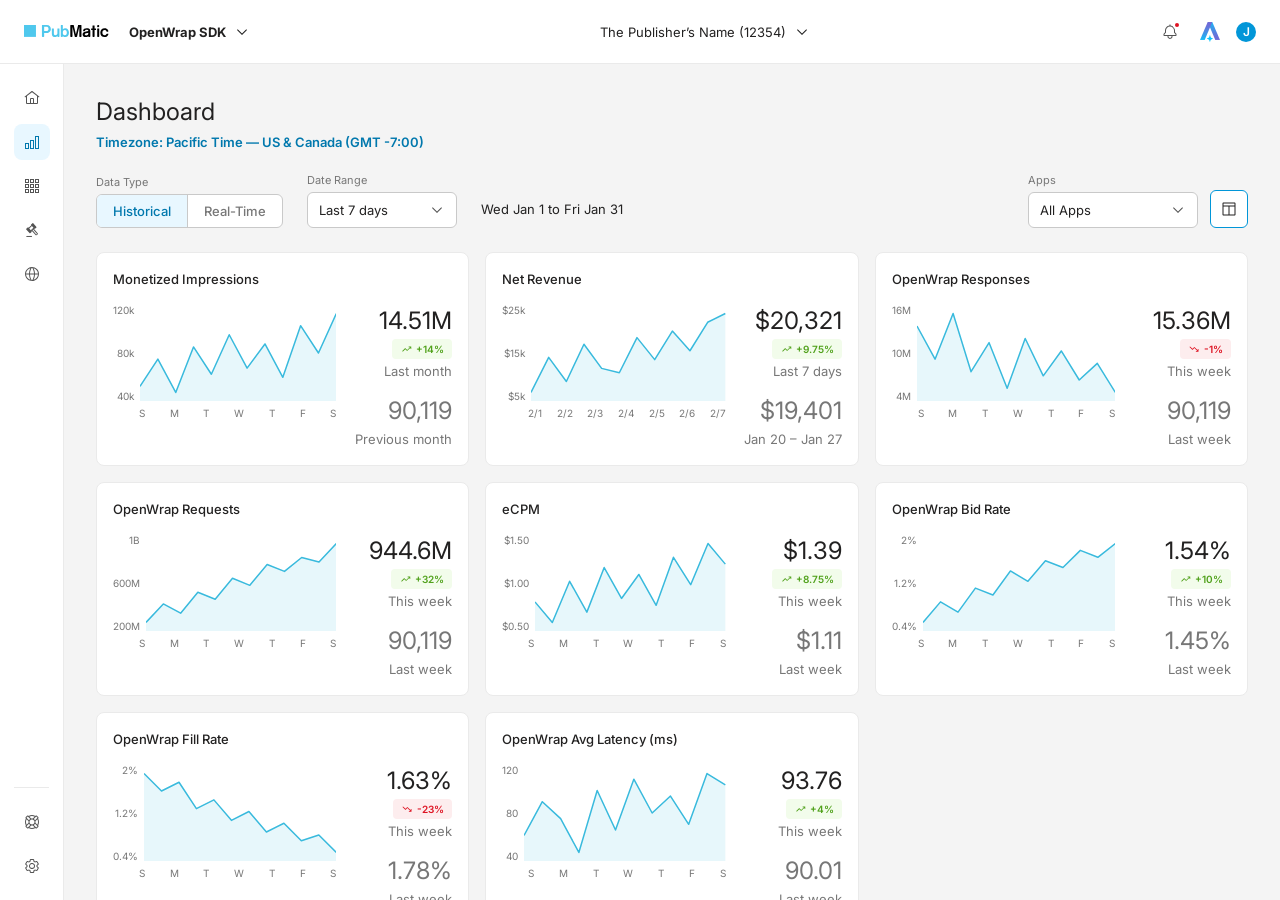
<file: dashboard-v2.html>
<!DOCTYPE html>
<html lang="en">
<head>
<meta charset="utf-8">
<meta name="viewport" content="width=device-width, initial-scale=1">
<title>OpenWrap SDK — Dashboard v2</title>
<link rel="preconnect" href="https://fonts.googleapis.com">
<link rel="preconnect" href="https://fonts.gstatic.com" crossorigin>
<link href="https://fonts.googleapis.com/css2?family=Inter:wght@400;500;600;700&display=swap" rel="stylesheet">
<style>
  :root{
    --brand-10:#F9FDFF; --brand-20:#E8F7FF; --brand-30:#D5F2FF; --brand-40:#C5EDFF;
    --brand-50:#6DD2FE; --brand-60:#2FBEFE; --brand-70:#05B1FE; --brand-80:#0196D8;
    --brand-90:#0178AD; --brand-100:#016997;
    --gray-10:#FFFFFF; --gray-20:#F9F9F9; --gray-30:#F4F4F4; --gray-40:#EAEAEA;
    --gray-50:#D5D5D5; --gray-60:#C9C9C9; --gray-70:#999999; --gray-80:#777777;
    --gray-90:#545454; --gray-100:#222121;
    --red-20:#FDEDEE; --red-80:#DE1322; --green-20:#F2FCEB; --green-80:#50A11B;
    --orange-20:#FFF6EA; --orange-80:#DA8101;
    --text-primary:#222121; --text-secondary:#0178AD; --text-brand:#0196D8;
    --text-alt:#777777; --text-disabled:#999999; --link:#0196D8;
    --bg-gray:#F4F4F4; --surface:#FFFFFF; --border:#C9C9C9; --border-light:#EAEAEA;
    --divider:#D5D5D5;
    --radius-sm:4px; --radius-md:6px; --radius-lg:8px; --radius-xl:12px;
    --chart-cyan:#39BADD;
    --shadow-menu:0px 2px 6px rgba(34,33,33,0.3);
  }
  *{box-sizing:border-box;}
  html,body{margin:0;padding:0;}
  body{font-family:'Inter',-apple-system,BlinkMacSystemFont,'Segoe UI',Roboto,sans-serif;
    font-size:13px;line-height:20px;color:var(--text-primary);background:var(--bg-gray);}
  svg{display:block;}
  a{color:var(--link);text-decoration:none;}
  button{font-family:inherit;cursor:pointer;}
  h1,h2,h3{margin:0;color:var(--text-primary);font-weight:400;}
  .ic{flex:none;color:var(--text-primary);}
  .s12{width:12px;height:12px;} .s16{width:16px;height:16px;} .s20{width:20px;height:20px;}

  .app{height:100vh;display:flex;flex-direction:column;overflow:hidden;} /* navs stay put; only .content scrolls */

  /* Top Nav (identical to Home) */
  .topnav{height:64px;flex:none;background:var(--surface);border-bottom:1px solid var(--gray-40);
    display:flex;align-items:center;justify-content:space-between;padding:0 24px;position:relative;z-index:50;}
  .tn-group{display:flex;align-items:center;}
  .tn-left{gap:16px;}
  .tn-trigger{display:inline-flex;align-items:center;gap:8px;background:none;border:none;padding:6px 4px;
    color:var(--text-primary);font-size:13px;line-height:20px;border-radius:var(--radius-sm);}
  .tn-trigger:hover{background:var(--gray-30);}
  .tn-prod{font-weight:700;} .tn-acct{font-weight:400;}
  .tn-right{gap:16px;}
  .tn-iconbtn{display:inline-flex;align-items:center;justify-content:center;background:none;border:none;padding:6px;border-radius:var(--radius-sm);color:var(--gray-90);}
  .tn-iconbtn:hover{background:var(--gray-30);}
  .avatar{width:20px;height:20px;border-radius:50%;background:var(--brand-80);color:#fff;font-size:12px;font-weight:600;display:inline-flex;align-items:center;justify-content:center;border:none;}
  .chev{display:inline-flex;align-items:center;line-height:0;color:var(--text-primary);}
  .menu{position:absolute;top:100%;background:var(--surface);border-radius:var(--radius-md);box-shadow:var(--shadow-menu);z-index:60;overflow:hidden;}
  .menu[hidden]{display:none;}
  .menu-row{display:flex;align-items:center;font-size:13px;line-height:20px;color:var(--text-primary);padding:7.5px 16px;width:100%;background:none;border:none;text-align:left;gap:10px;}
  .menu-row:hover{background:var(--gray-30);}
  .menu-prod{width:134px;padding:6px 0;left:24px;}
  .menu-prod .menu-row.active{background:var(--brand-30);color:var(--text-secondary);font-weight:700;}
  .menu-acct{width:431px;left:50%;transform:translateX(-50%);}
  .acct-search{padding:16px;}
  .acct-search .field{display:flex;align-items:center;gap:8px;border:1px solid var(--border);border-radius:var(--radius-md);padding:10px 7.5px;color:var(--text-alt);}
  .acct-search input{border:none;outline:none;font-family:inherit;font-size:13px;color:var(--text-primary);width:100%;background:none;}
  .acct-cols{display:grid;grid-template-columns:1.4fr 1fr 1.2fr;padding:0 0 8px;}
  .acct-colhead{font-size:10px;font-weight:700;line-height:16px;color:var(--gray-60);padding:0 16px 6px;text-transform:uppercase;}
  .acct-cell{font-size:13px;line-height:20px;padding:7.5px 16px;color:var(--text-primary);}
  .acct-row-sel .acct-cell{background:var(--brand-30);}
  .menu-profile{width:210px;right:24px;left:auto;}
  .pf-details{padding:16px;border-bottom:1px solid var(--gray-40);}
  .pf-name{font-size:13px;font-weight:700;line-height:20px;}
  .pf-acct{font-size:13px;font-weight:600;line-height:20px;color:var(--text-alt);margin-top:2px;}
  .pf-table{margin-top:12px;display:flex;flex-direction:column;gap:8px;}
  .pf-trow{display:flex;gap:16px;}
  .pf-label{width:96px;font-size:13px;font-weight:500;color:var(--text-disabled);}
  .pf-val{font-size:13px;color:var(--text-primary);}
  .pf-action{display:flex;align-items:center;gap:10px;font-size:13px;padding:7.5px 16px;color:var(--text-primary);background:none;border:none;width:100%;text-align:left;}
  .pf-action:hover{background:var(--gray-30);}
  /* notifications */
  .bell-wrap{position:relative;display:inline-flex;}
  .notif-dot{position:absolute;top:3px;right:3px;width:8px;height:8px;border-radius:50%;background:var(--red-80);border:2px solid var(--surface);pointer-events:none;}
  .notif-dot[hidden]{display:none;}
  .notif-menu{position:absolute;top:100%;right:0;width:360px;background:var(--surface);border-radius:var(--radius-md);box-shadow:var(--shadow-menu);z-index:60;overflow:hidden;}
  .notif-menu[hidden]{display:none;}
  .notif-head{display:flex;align-items:center;justify-content:space-between;padding:14px 16px;border-bottom:1px solid var(--gray-40);}
  .notif-head .title{font-size:13px;font-weight:600;color:var(--text-primary);}
  .notif-markall{background:none;border:none;font-size:13px;color:var(--link);padding:0;}
  .notif-markall:hover{text-decoration:underline;}
  .notif-markall[hidden]{display:none;}
  .notif-item{display:flex;gap:12px;padding:14px 16px;border-top:1px solid var(--gray-40);position:relative;background:var(--surface);}
  .notif-item:first-of-type{border-top:none;}
  .notif-ic{width:28px;height:28px;flex:none;border-radius:var(--radius-md);display:flex;align-items:center;justify-content:center;}
  .notif-ic.warn{background:var(--orange-20);color:var(--orange-80);}
  .notif-ic.opp{background:var(--brand-20);color:var(--brand-80);}
  .notif-body{flex:1;min-width:0;}
  .notif-title{font-size:13px;font-weight:600;line-height:18px;color:var(--text-primary);padding-right:14px;}
  .notif-support{font-size:13px;line-height:18px;color:var(--text-alt);margin-top:2px;}
  .notif-foot{display:flex;align-items:center;justify-content:space-between;gap:12px;margin-top:8px;}
  .notif-cta{display:inline-flex;align-items:center;gap:5px;background:none;border:none;padding:0;font-size:13px;font-weight:600;color:var(--link);}
  .notif-cta .ic{color:var(--link);}
  .notif-cta:hover{text-decoration:underline;}
  .notif-time{font-size:11px;line-height:16px;color:var(--text-alt);}
  .row-dot{position:absolute;top:16px;right:16px;width:8px;height:8px;border-radius:50%;background:var(--brand-80);}
  .notif-item:not(.is-unread) .row-dot{display:none;}

  /* Body + collapsed side-nav rail (expands on hover) */
  .body{flex:1;position:relative;min-height:0;padding-left:64px;}
  .sidenav{position:absolute;left:0;top:0;bottom:0;width:64px;background:var(--surface);
    border-right:1px solid var(--gray-40);padding:12px 0;display:flex;flex-direction:column;
    overflow:hidden;white-space:nowrap;z-index:40;transition:width .18s ease;}
  .sidenav:hover{width:240px;box-shadow:2px 0 8px rgba(34,33,33,.12);}
  .nav-item{display:flex;align-items:center;height:44px;background:none;border:none;margin:0;padding:0;width:100%;
    text-align:left;color:var(--gray-90);font-size:13px;line-height:20px;text-decoration:none;cursor:pointer;}
  .nav-iconbox{width:36px;height:36px;border-radius:var(--radius-lg);display:flex;align-items:center;
    justify-content:center;flex:none;margin:0 14px;}
  .nav-iconbox .ic{color:var(--gray-90);}
  .nav-item:hover .nav-iconbox{background:var(--gray-30);}
  .nav-item.active .nav-iconbox{background:var(--brand-20);}
  .nav-item.active .nav-iconbox .ic{color:var(--text-secondary);}
  .nav-item.active{color:var(--brand-90);font-weight:600;}
  .nav-label{flex:1;opacity:0;transition:opacity .12s;}
  .nav-count{font-size:11px;font-weight:600;color:var(--text-alt);margin-right:16px;opacity:0;transition:opacity .12s;}
  .nav-groupchev{margin-right:14px;display:inline-flex;align-items:center;line-height:0;opacity:0;transition:opacity .12s,transform .15s;}
  .sidenav:hover .nav-label,.sidenav:hover .nav-count,.sidenav:hover .nav-groupchev{opacity:1;}
  .nav-group[aria-expanded="true"] .nav-groupchev{transform:rotate(180deg);}
  .nav-divider{height:1px;background:var(--gray-40);margin:12px 14px;}
  .nav-spacer{flex:1;}
  .nav-sub{display:flex;flex-direction:column;}
  .sidenav:not(:hover) .nav-sub{display:none;}
  .nav-sub[hidden]{display:none;}
  .nav-subitem{display:flex;align-items:center;height:36px;padding-left:64px;color:var(--gray-90);
    font-size:13px;line-height:20px;text-decoration:none;}
  .nav-subitem:hover{background:var(--gray-30);}
  .nav-subitem.active{background:var(--brand-20);color:var(--brand-90);font-weight:600;}

  .content{height:100%;overflow:auto;background:var(--bg-gray);}
  .wrap{max-width:1320px;margin:0 auto;padding:32px;}

  /* Page title */
  .pt{margin-bottom:20px;}
  .pt h1{font-size:24px;line-height:32px;font-weight:400;}
  .pt .tz{margin-top:4px;font-size:13px;line-height:20px;color:var(--text-secondary);font-weight:600;}

  /* Controls */
  .controls{display:flex;align-items:flex-end;gap:24px;margin-bottom:24px;flex-wrap:wrap;}
  .ctrl{display:flex;flex-direction:column;gap:4px;}
  .ctrl-label{font-size:11px;line-height:16px;color:var(--text-alt);}
  .seg{display:inline-flex;border:1px solid var(--border);border-radius:var(--radius-md);overflow:hidden;background:var(--surface);}
  .seg button{border:none;background:none;padding:8px 16px;font-size:13px;font-weight:500;color:var(--text-alt);}
  .seg button.active{background:var(--brand-20);color:var(--text-secondary);}
  .seg button+button{border-left:1px solid var(--border);}
  .select{display:inline-flex;align-items:center;gap:8px;background:var(--surface);border:1px solid var(--border);border-radius:var(--radius-md);padding:9px 11px;font-size:13px;color:var(--text-primary);min-width:150px;justify-content:space-between;}
  .select .ic{color:var(--gray-90);}
  .range-text{font-size:13px;line-height:20px;color:var(--text-primary);padding-bottom:9px;}
  .controls-right{margin-left:auto;display:flex;align-items:flex-end;gap:12px;}
  .iconbtn-o{display:inline-flex;align-items:center;justify-content:center;width:38px;height:38px;background:var(--surface);border:1px solid var(--brand-80);border-radius:var(--radius-md);color:var(--brand-80);}
  .iconbtn-o:hover{background:var(--brand-20);}
  .app-plat{display:inline-flex;align-items:center;color:var(--text-primary);margin-left:6px;}
  .app-plat-img{height:13px;width:auto;display:block;}
  .ms{position:relative;}
  .ms-trigger{min-width:170px;}
  .ms-panel{position:absolute;top:100%;left:0;margin-top:4px;width:230px;max-height:300px;overflow:auto;background:var(--surface);border:1px solid var(--border);border-radius:var(--radius-md);box-shadow:var(--shadow-menu);z-index:70;padding:6px;}
  .ms-panel[hidden]{display:none;}
  .ms-opt{display:flex;align-items:center;gap:10px;padding:7px 10px;border-radius:var(--radius-sm);font-size:13px;color:var(--text-primary);cursor:pointer;}
  .ms-opt:hover{background:var(--gray-30);}
  .ms-opt input{width:16px;height:16px;accent-color:var(--brand-80);cursor:pointer;margin:0;flex:none;}
  .ms-divider{height:1px;background:var(--gray-40);margin:6px 4px;}

  /* Section title */
  .sec{margin-bottom:24px;}
  .sec-title{display:flex;align-items:center;gap:8px;font-size:20px;line-height:24px;font-weight:500;margin-bottom:12px;}
  .sec-title .info{color:var(--gray-80);}

  .card{background:var(--surface);border:1px solid var(--border-light);border-radius:var(--radius-lg);}

  /* Performance overview grid (Call Out Card With Chart #1) */
  .perf-grid{display:grid;grid-template-columns:repeat(3,1fr);gap:16px;}
  .perf{padding:16px;display:flex;flex-direction:column;gap:16px;overflow:clip;}
  .perf-title{font-size:13px;font-weight:500;color:var(--text-primary);}
  .perf-body{display:flex;gap:12px;}
  .perf-chart{flex:1;min-width:0;}
  .perf-right{width:104px;flex:none;display:flex;flex-direction:column;align-items:flex-end;text-align:right;gap:2px;}
  .perf-val{font-size:24px;line-height:32px;color:var(--text-primary);}
  .perf-period{font-size:13px;line-height:20px;color:var(--text-alt);}
  .perf-cmp-val{font-size:24px;line-height:32px;color:var(--text-alt);margin-top:12px;}
  .perf-cmp-period{font-size:13px;line-height:20px;color:var(--text-alt);}
  .chg{display:inline-flex;align-items:center;gap:4px;padding:2px 8px;border-radius:var(--radius-sm);font-size:10px;font-weight:600;line-height:16px;}
  .chg-up{background:var(--green-20);color:var(--green-80);} .chg-up .ic{color:var(--green-80);}
  .chg-dn{background:var(--red-20);color:var(--red-80);} .chg-dn .ic{color:var(--red-80);}

  /* chart internals */
  .chartwrap{display:flex;gap:6px;height:96px;}
  .yaxis{display:flex;flex-direction:column;justify-content:space-between;align-items:flex-end;}
  .yaxis span{font-size:10px;line-height:1;color:var(--text-alt);}
  .plot{flex:1;min-width:0;height:100%;}
  .plot svg{width:100%;height:100%;}
  .xaxis{display:flex;justify-content:space-between;margin-top:4px;padding-left:26px;}
  .xaxis span{font-size:10px;line-height:16px;color:var(--text-alt);}

  /* Tables */
  .tbl-card{overflow:hidden;}
  table{width:100%;border-collapse:collapse;}
  thead th{background:var(--gray-40);font-size:13px;font-weight:600;color:var(--text-primary);text-align:left;padding:10px 16px;white-space:nowrap;}
  thead th .th-inner{display:flex;align-items:center;gap:6px;}
  thead th.num .th-inner{justify-content:flex-end;}
  thead th .ic{color:var(--gray-90);}
  tbody td{border-top:1px solid var(--gray-40);padding:0 16px;height:52px;font-size:13px;color:var(--text-primary);vertical-align:middle;}
  tbody tr:first-child td{border-top:none;}
  td.num{text-align:right;font-variant-numeric:tabular-nums;}
  .applink{color:var(--link);}
  .app-cell{display:flex;align-items:center;gap:10px;}
  .app-ava{width:24px;height:24px;border-radius:var(--radius-sm);flex:none;display:flex;align-items:center;justify-content:center;color:#fff;font-size:11px;font-weight:600;}
  .app-ico{width:26px;height:26px;flex:none;border-radius:6px;display:block;object-fit:cover;}
  .vh-ds-row{display:grid;grid-template-columns:minmax(320px,380px) 1fr;gap:16px;align-items:start;}
  .vh-card{padding:24px;}
  .vh-details{width:100%;justify-content:center;margin-top:24px;}
  @media (max-width:900px){ .vh-ds-row{grid-template-columns:1fr;} }
  /* Ad Format + Version Health row; Top Demand Sources full-width */
  .af-vh-row{display:grid;grid-template-columns:1fr minmax(320px,380px);gap:16px;align-items:stretch;}
  .af-vh-row > div{display:flex;flex-direction:column;}
  .af-vh-row > div:first-child > .card{flex:1;}
  @media (max-width:900px){ .af-vh-row{grid-template-columns:1fr;} }
  .tds-head{display:flex;align-items:flex-end;justify-content:space-between;gap:16px;flex-wrap:wrap;margin-bottom:12px;}
  .tds-head-left{display:flex;align-items:center;gap:12px;}
  .tds-head-left .sec-title{margin:0;}
  .tds-bar{width:120px;height:8px;border-radius:999px;background:var(--gray-40);overflow:hidden;display:inline-block;}
  .tds-bar i{display:block;height:100%;background:var(--brand-80);border-radius:999px;}
  .tds-total{font-size:13px;color:var(--text-alt);}
  .tds-head-right{display:flex;flex-direction:column;gap:4px;align-items:flex-start;}
  .tds-selects{display:flex;gap:12px;}
  .tds thead th .th-inner{justify-content:space-between;width:100%;}
  .th-lbl{display:inline-flex;align-items:center;gap:6px;}
  .btn-primary{display:inline-flex;align-items:center;gap:8px;background:var(--brand-80);border:1px solid var(--brand-80);color:#fff;border-radius:var(--radius-lg);font-size:13px;font-weight:500;line-height:20px;padding:8px 16px;white-space:nowrap;}
  .btn-primary .ic{color:#fff;}
  .btn-primary:hover:not(:disabled){background:var(--brand-70);border-color:var(--brand-70);}
  .btn-primary:disabled{background:var(--gray-40);border-color:var(--gray-40);color:var(--text-disabled);cursor:default;}
  .btn-primary:disabled .ic{color:var(--green-80);}
  /* Revenue by Ad Format chart */
  .fmt-card{padding:20px 24px 24px;display:flex;flex-direction:column;}
  .fmt-head{display:flex;align-items:center;justify-content:space-between;gap:12px;flex-wrap:wrap;margin-bottom:16px;}
  .fmt-legend-row{display:flex;justify-content:center;margin-top:16px;}
  .fmt-chart{flex:1;display:flex;flex-direction:column;}
  .fmt-range{font-size:11px;color:var(--text-alt);}
  .dv-legend{display:inline-flex;}
  .dv-seg{display:inline-flex;align-items:center;gap:10px;padding:5px 12px;border-top:1px solid var(--gray-50);border-bottom:1px solid var(--gray-50);font-size:13px;color:var(--text-primary);background:var(--surface);}
  .dv-seg.dv-first{border-left:1px solid var(--gray-50);border-radius:6px 0 0 6px;}
  .dv-seg.dv-last{border-right:1px solid var(--gray-50);border-radius:0 6px 6px 0;}
  .dv-swatch{width:12px;height:12px;border-radius:50%;flex:none;}
  .fmt-chartwrap{display:flex;gap:8px;flex:1;min-height:180px;}
  .fmt-yaxis{display:flex;flex-direction:column;justify-content:space-between;align-items:flex-end;}
  .fmt-yaxis span{font-size:10px;color:var(--text-alt);line-height:1;}
  .fmt-plot{flex:1;min-width:0;height:100%;}
  .fmt-plot svg{width:100%;height:100%;}
  .fmt-xaxis{display:flex;justify-content:space-between;margin-top:6px;padding-left:34px;}
  .fmt-xaxis span{font-size:10px;color:var(--text-alt);}
  .rev-cell{display:inline-flex;align-items:center;gap:8px;justify-content:flex-end;}
  .spark-sm{width:72px;height:24px;}

  /* Version health */
  .vh-lead{font-size:13px;line-height:20px;color:var(--text-primary);margin:0 0 20px;max-width:900px;}
  .vh-lead b{font-weight:700;}
  .vh-grid{display:grid;grid-template-columns:1fr 1px 1.2fr;gap:24px;}
  .vh-col-title{font-size:13px;font-weight:600;margin-bottom:16px;}
  .donut-wrap{display:flex;flex-direction:column;align-items:center;gap:20px;}
  .donut{width:160px;height:160px;}
  .vh-legend{width:100%;display:flex;flex-direction:column;gap:12px;}
  .lg-row{display:flex;align-items:center;gap:12px;font-size:13px;}
  .lg-dot{width:12px;height:12px;border-radius:3px;flex:none;}
  .lg-name{width:96px;color:var(--text-primary);}
  .lg-apps{width:70px;color:var(--text-alt);}
  .lg-req{color:var(--text-alt);}
  .vh-divider{background:var(--gray-40);}
  .vh-head{display:flex;align-items:center;justify-content:space-between;margin-bottom:16px;}
  .vh-head h3{font-size:13px;font-weight:600;}
  .tabs{display:inline-flex;gap:0;border:1px solid var(--border);border-radius:var(--radius-md);overflow:hidden;}
  .tabs button{border:none;background:none;padding:6px 14px;font-size:13px;color:var(--text-alt);}
  .tabs button.active{background:var(--brand-20);color:var(--text-secondary);font-weight:600;}
  .tabs button+button{border-left:1px solid var(--border);}
  .btn-secondary{display:inline-flex;align-items:center;gap:8px;background:var(--surface);border:1px solid var(--brand-80);color:var(--brand-80);border-radius:var(--radius-lg);font-size:13px;font-weight:500;line-height:20px;padding:8px 16px;}
  .btn-secondary .ic{color:var(--brand-80);}
  .btn-secondary:hover{background:var(--brand-20);}
  .vh-list{display:flex;flex-direction:column;}
  .vh-item{display:flex;align-items:center;gap:12px;padding:10px 0;border-top:1px solid var(--gray-40);}
  .vh-item:first-child{border-top:none;}
  .vh-ava{width:28px;height:28px;border-radius:50%;flex:none;display:flex;align-items:center;justify-content:center;color:#fff;font-size:12px;font-weight:600;}
  .vh-name{flex:1;font-size:13px;font-weight:500;color:var(--text-primary);}
  .vh-ver{font-size:13px;color:var(--text-alt);font-variant-numeric:tabular-nums;margin-right:12px;}
  .chip{display:inline-flex;align-items:center;padding:4px 10px;border-radius:var(--radius-sm);font-size:12px;font-weight:500;line-height:16px;}
  .chip-warn{background:var(--orange-20);color:var(--orange-80);}
  .chip-err{background:var(--red-20);color:var(--red-80);}
  .vh-more{display:block;text-align:center;margin-top:12px;font-size:13px;font-weight:600;color:var(--link);}

  .proto-note{margin-top:24px;font-size:11px;line-height:16px;color:var(--text-alt);}
  .proto-note b{color:var(--gray-90);font-weight:600;}

</style>
<link rel="stylesheet" href="sdk-health.css">
<!-- Maze universal snippet -->
<script>
(function (m, a, z, e) {
  var s, t, u, v;
  try {
    t = m.sessionStorage.getItem('maze-us');
  } catch (err) {}

  if (!t) {
    t = new Date().getTime();
    try {
      m.sessionStorage.setItem('maze-us', t);
    } catch (err) {}
  }

  u = document.currentScript || (function () {
    var w = document.getElementsByTagName('script');
    return w[w.length - 1];
  })();
  v = u && u.nonce;

  s = a.createElement('script');
  s.src = z + '?apiKey=' + e;
  s.async = true;
  if (v) s.setAttribute('nonce', v);
  a.getElementsByTagName('head')[0].appendChild(s);
  m.mazeUniversalSnippetApiKey = e;
})(window, document, 'https://snippet.maze.co/maze-universal-loader.js', '9abd2db5-4a2a-4b53-b220-8f7d677d7114');
</script>
</head>
<body>

<!-- ICON SPRITE -->
<svg width="0" height="0" style="position:absolute" aria-hidden="true">
  <symbol id="i-chevron-down" viewBox="0 0 16 16"><path d="M8 11L3 6.00005L3.7 5.30005L8 9.60005L12.3 5.30005L13 6.00005L8 11Z" fill="currentColor"/></symbol>
  <symbol id="i-chevron-up" viewBox="0 0 16 16"><path d="M8 5L13 10L12.3 10.7L8 6.4L3.7 10.7L3 10L8 5Z" fill="currentColor"/></symbol>
  <symbol id="i-alert" viewBox="0 0 16 16"><path d="M14.3535 9.6465L13 8.29295V6.5C12.9984 5.26098 12.5374 4.06655 11.7062 3.1477C10.875 2.22884 9.73266 1.65082 8.5 1.5254V0.5H7.5V1.5254C6.26734 1.65082 5.12496 2.22884 4.29377 3.1477C3.46257 4.06655 3.0016 5.26098 3 6.5V8.29295L1.64645 9.6465C1.55269 9.74025 1.50002 9.86741 1.5 10V11.5C1.5 11.6326 1.55268 11.7598 1.64645 11.8536C1.74021 11.9473 1.86739 12 2 12H5.5V12.3884C5.48916 13.0227 5.71276 13.6387 6.12794 14.1183C6.54313 14.598 7.1207 14.9076 7.75 14.9878C8.09757 15.0222 8.44852 14.9836 8.78026 14.8743C9.112 14.765 9.4172 14.5875 9.67622 14.3532C9.93524 14.1189 10.1423 13.8329 10.2842 13.5138C10.4261 13.1946 10.4996 12.8493 10.5 12.5V12H14C14.1326 12 14.2598 11.9473 14.3536 11.8536C14.4473 11.7598 14.5 11.6326 14.5 11.5V10C14.5 9.86741 14.4473 9.74025 14.3535 9.6465ZM9.5 12.5C9.5 12.8978 9.34196 13.2794 9.06066 13.5607C8.77936 13.842 8.39782 14 8 14C7.60218 14 7.22064 13.842 6.93934 13.5607C6.65804 13.2794 6.5 12.8978 6.5 12.5V12H9.5V12.5ZM13.5 11H2.5V10.2071L3.8535 8.8535C3.94727 8.75975 3.99997 8.6326 4 8.5V6.5C4 5.43913 4.42143 4.42172 5.17157 3.67157C5.92172 2.92143 6.93913 2.5 8 2.5C9.06087 2.5 10.0783 2.92143 10.8284 3.67157C11.5786 4.42172 12 5.43913 12 6.5V8.5C12 8.6326 12.0527 8.75975 12.1465 8.8535L13.5 10.2071V11Z" fill="currentColor"/></symbol>
  <symbol id="i-home" viewBox="0 0 32 32"><path d="M16.6123,2.2138a1.01,1.01,0,0,0-1.2427,0L1,13.4194l1.2427,1.5717L4,13.6209V26a2.0041,2.0041,0,0,0,2,2H26a2.0037,2.0037,0,0,0,2-2V13.63L29.7573,15,31,13.4282ZM18,26H14V18h4Zm2,0V18a2.0023,2.0023,0,0,0-2-2H14a2.002,2.002,0,0,0-2,2v8H6V12.0615l10-7.79,10,7.8005V26Z" fill="currentColor"/></symbol>
  <symbol id="i-apps" viewBox="0 0 16 16"><path d="M4 2V4H2V2H4ZM5 1H1V5H5V1ZM9 2V4H7V2H9ZM10 1H6V5H10V1ZM14 2V4H12V2H14ZM15 1H11V5H15V1ZM4 7V9H2V7H4ZM5 6H1V10H5V6ZM9 7V9H7V7H9ZM10 6H6V10H10V6ZM14 7V9H12V7H14ZM15 6H11V10H15V6ZM4 12V14H2V12H4ZM5 11H1V15H5V11ZM9 12V14H7V12H9ZM10 11H6V15H10V11ZM14 12V14H12V12H14ZM15 11H11V15H15V11Z" fill="currentColor"/></symbol>
  <symbol id="i-reporting" viewBox="0 0 16 16"><path d="M15 15H11V2H15V15ZM12 14H14V3H12V14Z" fill="currentColor"/><path d="M10 15H6V6H10V15ZM7 14H9V7H7V14Z" fill="currentColor"/><path d="M5 15H1V9H5V15ZM2 14H4V10H2V14Z" fill="currentColor"/></symbol>
  <symbol id="i-bid" viewBox="0 0 16 16"><path fill-rule="evenodd" clip-rule="evenodd" d="M7.09968 2.41405C6.89261 2.59674 6.87285 2.9127 7.05554 3.11977L7.27745 3.3713L4.5996 5.73386L4.39393 5.50075C4.21124 5.29368 3.89528 5.27392 3.68821 5.45661L2.27371 6.70457C2.06664 6.88726 2.04687 7.20323 2.22956 7.4103L5.48531 11.1005C5.668 11.3076 5.98396 11.3274 6.19104 11.1447L7.60553 9.8967C7.81261 9.71401 7.83237 9.39804 7.64968 9.19097L7.42788 8.93958L7.66927 8.72661L11.5215 13.0929C11.6674 13.2583 11.8863 13.347 12.1299 13.3397C12.3737 13.3326 12.6228 13.2297 12.8216 13.0549L13.5155 12.4428C13.6136 12.3562 13.6976 12.2536 13.7607 12.1421C13.8239 12.0307 13.8661 11.9117 13.8846 11.7924C13.9031 11.6732 13.8981 11.5553 13.8686 11.4467C13.8392 11.338 13.7875 11.2396 13.7154 11.1578L9.86291 6.79124L10.1057 6.57701L10.3113 6.80999C10.494 7.01707 10.8099 7.03683 11.017 6.85414L12.4315 5.60618C12.6386 5.42349 12.6583 5.10752 12.4757 4.90045L9.21991 1.21023C9.03722 1.00316 8.72126 0.983395 8.51418 1.16609L7.09968 2.41405ZM12.2714 12.4313L8.41914 8.06502L9.11304 7.45283L12.9655 11.8194L12.2714 12.4313ZM7.93903 4.12117L9.44415 5.82714L6.7663 8.18971L5.26118 6.48373L7.93903 4.12117Z" fill="currentColor"/><path d="M2.37109 13.9595H7.91365V14.9595H2.37109V13.9595Z" fill="currentColor"/></symbol>
  <symbol id="i-domains" viewBox="0 0 16 16"><path d="M8 1C6.61553 1 5.26216 1.41054 4.11101 2.17971C2.95987 2.94888 2.06266 4.04213 1.53285 5.32122C1.00303 6.6003 0.86441 8.00776 1.13451 9.36563C1.4046 10.7235 2.07129 11.9708 3.05026 12.9497C4.02922 13.9287 5.2765 14.5954 6.63437 14.8655C7.99224 15.1356 9.3997 14.997 10.6788 14.4672C11.9579 13.9373 13.0511 13.0401 13.8203 11.889C14.5895 10.7378 15 9.38447 15 8C15 6.14348 14.2625 4.36301 12.9497 3.05025C11.637 1.7375 9.85652 1 8 1ZM14 7.5H11C10.9416 5.65854 10.4646 3.85458 9.605 2.225C10.7893 2.54895 11.8457 3.22842 12.6316 4.17171C13.4175 5.115 13.8952 6.27669 14 7.5ZM8 14C7.88846 14.0075 7.77654 14.0075 7.665 14C6.62915 12.3481 6.05426 10.4491 6 8.5H10C9.95026 10.4477 9.38058 12.3466 8.35 14C8.23348 14.0082 8.11653 14.0082 8 14ZM6 7.5C6.04975 5.55234 6.61942 3.65341 7.65 2C7.87264 1.97498 8.09737 1.97498 8.32 2C9.36114 3.6504 9.94124 5.54953 10 7.5H6ZM6.38 2.225C5.52565 3.85582 5.05373 5.65972 5 7.5H2C2.10485 6.27669 2.58247 5.115 3.3684 4.17171C4.15432 3.22842 5.21072 2.54895 6.395 2.225H6.38ZM2.025 8.5H5.025C5.07718 10.3399 5.54739 12.1438 6.4 13.775C5.21943 13.4476 4.16739 12.7666 3.38528 11.8236C2.60317 10.8806 2.12848 9.72076 2.025 8.5ZM9.605 13.775C10.4646 12.1454 10.9416 10.3415 11 8.5H14C13.8952 9.72331 13.4175 10.885 12.6316 11.8283C11.8457 12.7716 10.7893 13.4511 9.605 13.775Z" fill="currentColor"/></symbol>
  <symbol id="i-settings" viewBox="0 0 16 16"><path d="M13.5 8.37996C13.5 8.25496 13.5 8.12996 13.5 7.99996C13.5 7.86996 13.5 7.74496 13.5 7.61496L14.46 6.77496C14.637 6.61898 14.7531 6.40547 14.7879 6.17216C14.8226 5.93885 14.7738 5.70075 14.65 5.49996L13.47 3.49996C13.3823 3.34809 13.2562 3.22195 13.1044 3.13419C12.9526 3.04643 12.7804 3.00014 12.605 2.99996C12.4963 2.99913 12.3882 3.01601 12.285 3.04996L11.07 3.45996C10.8602 3.32056 10.6414 3.19529 10.415 3.08496L10.16 1.82496C10.1143 1.59476 9.98905 1.38798 9.80623 1.24081C9.62341 1.09364 9.39466 1.01546 9.16 1.01996H6.82C6.58535 1.01546 6.3566 1.09364 6.17378 1.24081C5.99096 1.38798 5.86573 1.59476 5.82 1.82496L5.565 3.08496C5.33697 3.19526 5.11649 3.32053 4.905 3.45996L3.715 3.02996C3.61065 3.00277 3.50259 2.99264 3.395 2.99996C3.21964 3.00014 3.04741 3.04643 2.89559 3.13419C2.74376 3.22195 2.61769 3.34809 2.53 3.49996L1.35 5.49996C1.2333 5.70045 1.18993 5.93529 1.22733 6.16424C1.26473 6.39319 1.38057 6.60202 1.555 6.75496L2.5 7.61996C2.5 7.74496 2.5 7.86996 2.5 7.99996C2.5 8.12996 2.5 8.25496 2.5 8.38496L1.555 9.22496C1.37564 9.37896 1.25663 9.59152 1.2191 9.82493C1.18158 10.0583 1.22795 10.2975 1.35 10.5L2.53 12.5C2.61769 12.6518 2.74376 12.778 2.89559 12.8657C3.04741 12.9535 3.21964 12.9998 3.395 13C3.50368 13.0008 3.61176 12.9839 3.715 12.95L4.93 12.54C5.13977 12.6794 5.35859 12.8046 5.585 12.915L5.84 14.175C5.88573 14.4052 6.01096 14.6119 6.19378 14.7591C6.3766 14.9063 6.60535 14.9845 6.84 14.98H9.2C9.43466 14.9845 9.66341 14.9063 9.84623 14.7591C10.029 14.6119 10.1543 14.4052 10.2 14.175L10.455 12.915C10.683 12.8047 10.9035 12.6794 11.115 12.54L12.325 12.95C12.4282 12.9839 12.5363 13.0008 12.645 13C12.8204 12.9998 12.9926 12.9535 13.1444 12.8657C13.2962 12.778 13.4223 12.6518 13.51 12.5L14.65 10.5C14.7667 10.2995 14.8101 10.0646 14.7727 9.83568C14.7353 9.60672 14.6194 9.3979 14.445 9.24496L13.5 8.37996ZM12.605 12L10.89 11.42C10.4885 11.76 10.0297 12.0258 9.535 12.205L9.18 14H6.82L6.465 12.225C5.97422 12.0407 5.51786 11.7754 5.115 11.44L3.395 12L2.215 9.99996L3.575 8.79996C3.48255 8.28239 3.48255 7.75253 3.575 7.23496L2.215 5.99996L3.395 3.99996L5.11 4.57996C5.51147 4.23991 5.97031 3.97409 6.465 3.79496L6.82 1.99996H9.18L9.535 3.77496C10.0258 3.95917 10.4821 4.22453 10.885 4.55996L12.605 3.99996L13.785 5.99996L12.425 7.19996C12.5175 7.71753 12.5175 8.24739 12.425 8.76496L13.785 9.99996L12.605 12Z" fill="currentColor"/><path d="M8 11C7.40666 11 6.82664 10.824 6.33329 10.4944C5.83995 10.1647 5.45543 9.69619 5.22837 9.14801C5.0013 8.59983 4.94189 7.99663 5.05765 7.41469C5.1734 6.83275 5.45913 6.2982 5.87868 5.87864C6.29824 5.45908 6.83279 5.17336 7.41473 5.0576C7.99668 4.94185 8.59988 5.00126 9.14805 5.22832C9.69623 5.45538 10.1648 5.8399 10.4944 6.33325C10.8241 6.8266 11 7.40662 11 7.99996C11.004 8.39504 10.9292 8.78695 10.7798 9.15274C10.6305 9.51853 10.4096 9.85084 10.1303 10.1302C9.85089 10.4096 9.51857 10.6304 9.15278 10.7798C8.787 10.9291 8.39508 11.004 8 11ZM8 5.99996C7.73568 5.9938 7.47285 6.04133 7.22741 6.13965C6.98198 6.23798 6.75904 6.38508 6.57208 6.57204C6.38512 6.75899 6.23803 6.98193 6.1397 7.22737C6.04137 7.4728 5.99385 7.73563 6 7.99996C5.99385 8.26429 6.04137 8.52712 6.1397 8.77255C6.23803 9.01799 6.38512 9.24092 6.57208 9.42788C6.75904 9.61484 6.98198 9.76193 7.22741 9.86026C7.47285 9.95859 7.73568 10.0061 8 9.99996C8.26433 10.0061 8.52716 9.95859 8.7726 9.86026C9.01803 9.76193 9.24097 9.61484 9.42793 9.42788C9.61489 9.24092 9.76198 9.01799 9.86031 8.77255C9.95864 8.52712 10.0062 8.26429 10 7.99996C10.0062 7.73563 9.95864 7.4728 9.86031 7.22737C9.76198 6.98193 9.61489 6.75899 9.42793 6.57204C9.24097 6.38508 9.01803 6.23798 8.7726 6.13965C8.52716 6.04133 8.26433 5.9938 8 5.99996Z" fill="currentColor"/></symbol>
  <symbol id="i-support" viewBox="0 0 16 16"><path d="M14.113 11.4061C14.6946 10.3651 15 9.19256 15 8.00013C15 6.80769 14.6946 5.63511 14.113 4.59413L14.207 4.50013C14.3943 4.31246 14.4994 4.05819 14.4994 3.7931C14.4994 3.52801 14.3943 3.27374 14.207 3.08608L12.9142 1.79308C12.7265 1.60589 12.4722 1.50077 12.2071 1.50077C11.942 1.50077 11.6877 1.60589 11.5 1.79308L11.4061 1.88683C10.3651 1.3053 9.1925 1 8.00005 1C6.80761 1 5.63502 1.3053 4.59398 1.88683L4.49998 1.79308C4.31229 1.60584 4.058 1.50069 3.79288 1.50069C3.52776 1.50069 3.27347 1.60584 3.08578 1.79308L1.79293 3.08608C1.6057 3.27374 1.50055 3.52801 1.50055 3.7931C1.50055 4.05819 1.6057 4.31246 1.79293 4.50013L1.88683 4.59388C1.3053 5.63498 1 6.80762 1 8.00013C1 9.19263 1.3053 10.3653 1.88683 11.4064L1.79293 11.5001C1.6057 11.6878 1.50055 11.9421 1.50055 12.2072C1.50055 12.4722 1.6057 12.7265 1.79293 12.9142L3.08578 14.2072C3.27345 14.3945 3.52775 14.4996 3.79288 14.4996C4.05801 14.4996 4.31231 14.3945 4.49998 14.2072L4.59398 14.1132C5.635 14.6947 6.80757 15.0001 8.00002 15.0001C9.19247 15.0002 10.3651 14.6949 11.4061 14.1134L11.5 14.2072C11.6877 14.3945 11.942 14.4996 12.2071 14.4996C12.4722 14.4996 12.7265 14.3945 12.9142 14.2072L14.207 12.9142C14.3943 12.7265 14.4994 12.4722 14.4994 12.2072C14.4994 11.9421 14.3943 11.6878 14.207 11.5001L14.113 11.4061ZM14 8.00013C13.9997 8.92524 13.7849 9.8377 13.3727 10.6659L11.4253 8.71838C11.5249 8.24472 11.5249 7.75553 11.4253 7.28188L13.3727 5.33438C13.7849 6.16255 13.9997 7.07501 14 8.00013ZM13.5 3.79308L11.0327 6.26038C10.7231 5.7231 10.2772 5.27709 9.73998 4.96743L12.2071 2.50013L13.5 3.79308ZM7.99998 10.5001C7.50553 10.5001 7.02218 10.3535 6.61105 10.0788C6.19993 9.8041 5.8795 9.41365 5.69028 8.95683C5.50106 8.50002 5.45155 7.99735 5.54802 7.5124C5.64448 7.02745 5.88258 6.58199 6.23221 6.23236C6.58184 5.88273 7.0273 5.64463 7.51225 5.54816C7.99721 5.4517 8.49987 5.50121 8.95669 5.69043C9.4135 5.87965 9.80395 6.20008 10.0787 6.6112C10.3534 7.02232 10.5 7.50567 10.5 8.00013C10.4992 8.66294 10.2356 9.29838 9.76691 9.76706C9.29823 10.2357 8.66279 10.4994 7.99998 10.5001ZM10.6577 2.63538L8.71823 4.57483C8.24458 4.47523 7.75538 4.47523 7.28173 4.57483L5.34228 2.63538C6.17134 2.23603 7.07975 2.02864 7.99998 2.02864C8.92021 2.02864 9.82861 2.23603 10.6577 2.63538ZM3.79293 2.50013L6.26023 4.96743C5.72295 5.27708 5.27694 5.72309 4.96728 6.26038L2.49998 3.79308L3.79293 2.50013ZM1.99998 8.00013C2.0003 7.07507 2.21502 6.16268 2.62728 5.33458L4.57468 7.28188C4.47508 7.75553 4.47508 8.24472 4.57468 8.71838L2.62728 10.6657C2.21502 9.83757 2.0003 8.92518 1.99998 8.00013ZM3.79283 13.5001L2.49998 12.2072L4.96728 9.74013C5.27691 10.2774 5.72293 10.7234 6.26023 11.0331L3.79283 13.5001ZM5.34228 13.3651L7.28173 11.4257C7.75538 11.5253 8.24458 11.5253 8.71823 11.4257L10.6577 13.3651C9.82861 13.7645 8.92021 13.9719 7.99998 13.9719C7.07975 13.9719 6.17134 13.7645 5.34228 13.3651ZM12.2073 13.5001L9.73998 11.0328C10.2771 10.7232 10.7231 10.2773 11.0327 9.74013L13.5 12.2072L12.2073 13.5001Z" fill="currentColor"/></symbol>
  <symbol id="i-arrow-right" viewBox="0 0 16 16"><path d="M9 3L8.285 3.6965L12.075 7.5H2V8.5H12.075L8.285 12.2865L9 13L14 8L9 3Z" fill="currentColor"/></symbol>
  <symbol id="i-warning-1" viewBox="0 0 16 16"><path d="M8 1C6.61553 1 5.26216 1.41054 4.11101 2.17971C2.95987 2.94888 2.06266 4.04213 1.53285 5.32122C1.00303 6.6003 0.86441 8.00776 1.13451 9.36563C1.4046 10.7235 2.07129 11.9708 3.05026 12.9497C4.02922 13.9287 5.2765 14.5954 6.63437 14.8655C7.99224 15.1356 9.3997 14.997 10.6788 14.4672C11.9579 13.9373 13.0511 13.0401 13.8203 11.889C14.5895 10.7378 15 9.38447 15 8C15 6.14348 14.2625 4.36301 12.9497 3.05025C11.637 1.7375 9.85652 1 8 1ZM8 14C6.81332 14 5.65328 13.6481 4.66658 12.9888C3.67989 12.3295 2.91085 11.3925 2.45673 10.2961C2.0026 9.19974 1.88378 7.99334 2.11529 6.82946C2.3468 5.66557 2.91825 4.59647 3.75736 3.75736C4.59648 2.91824 5.66558 2.3468 6.82946 2.11529C7.99335 1.88378 9.19975 2.0026 10.2961 2.45672C11.3925 2.91085 12.3295 3.67988 12.9888 4.66658C13.6481 5.65327 14 6.81331 14 8C14 9.5913 13.3679 11.1174 12.2426 12.2426C11.1174 13.3679 9.5913 14 8 14Z" fill="currentColor"/><path d="M8.5 4H7.5V9.5H8.5V4Z" fill="currentColor"/><path d="M8 11C7.85167 11 7.70666 11.044 7.58333 11.1264C7.45999 11.2088 7.36386 11.3259 7.30709 11.463C7.25033 11.6 7.23548 11.7508 7.26441 11.8963C7.29335 12.0418 7.36478 12.1754 7.46967 12.2803C7.57456 12.3852 7.7082 12.4566 7.85369 12.4856C7.99917 12.5145 8.14997 12.4997 8.28701 12.4429C8.42406 12.3861 8.54119 12.29 8.6236 12.1667C8.70602 12.0433 8.75 11.8983 8.75 11.75C8.75 11.5511 8.67098 11.3603 8.53033 11.2197C8.38968 11.079 8.19892 11 8 11Z" fill="currentColor"/></symbol>
  <symbol id="i-warning-filled" viewBox="0 0 16 16"><path d="M8 1C4.15 1 1 4.15 1 8C1 11.85 4.15 15 8 15C11.85 15 15 11.85 15 8C15 4.15 11.85 1 8 1ZM7.45 4H8.55V9.5H7.45V4ZM8 12.5C7.6 12.5 7.25 12.15 7.25 11.75C7.25 11.35 7.6 11 8 11C8.4 11 8.75 11.35 8.75 11.75C8.75 12.15 8.4 12.5 8 12.5Z" fill="currentColor"/></symbol>
  <symbol id="i-yield" viewBox="0 0 16 16"><path d="M15 4.5H11.5V5.5H13.295L9.5 9.295L7.355 7.145C7.30852 7.09814 7.25322 7.06094 7.19229 7.03555C7.13136 7.01017 7.06601 6.9971 7 6.9971C6.93399 6.9971 6.86864 7.01017 6.80771 7.03555C6.74678 7.06094 6.69148 7.09814 6.645 7.145L3 10.795L3.705 11.5L7 8.205L9.145 10.355C9.19148 10.4019 9.24678 10.4391 9.30771 10.4644C9.36864 10.4898 9.43399 10.5029 9.5 10.5029C9.56601 10.5029 9.63136 10.4898 9.69229 10.4644C9.75322 10.4391 9.80852 10.4019 9.855 10.355L14 6.205V8H15V4.5Z" fill="currentColor"/><mask id="mask0_6426_7d" style="mask-type:luminance" maskUnits="userSpaceOnUse" x="3" y="3" width="4" height="4"><path d="M6.90681 4.88578C5.72801 4.61538 5.38323 4.27506 5.11299 3.09091C5.08503 2.9697 4.91264 2.9697 4.88468 3.09091C4.61444 4.2704 4.27432 4.61538 3.09086 4.88578C2.96971 4.91375 2.96971 5.08625 3.09086 5.11422C4.26966 5.38462 4.61444 5.72494 4.88468 6.90909C4.91264 7.0303 5.08503 7.0303 5.11299 6.90909C5.38323 5.7296 5.72336 5.38462 6.90681 5.11422C6.96739 5.10023 7 5.04895 7 4.99767C7 4.94639 6.96739 4.8951 6.90681 4.88112" fill="white"/></mask><g mask="url(#mask0_6426_7d)"><path d="M7.66046 7.70711V2.29297L2.29296 2.29297V7.70711H7.66046Z" fill="currentColor"/></g></symbol>
  <symbol id="i-edit" viewBox="0 0 16 16"><path d="M15 13H1V14H15V13Z" fill="currentColor"/><path d="M12.7 4.5C13.1 4.1 13.1 3.5 12.7 3.1L10.9 1.3C10.5 0.9 9.9 0.9 9.5 1.3L2 8.8V12H5.2L12.7 4.5ZM10.2 2L12 3.8L10.5 5.3L8.7 3.5L10.2 2ZM3 11V9.2L8 4.2L9.8 6L4.8 11H3Z" fill="currentColor"/></symbol>
  <symbol id="i-trend-up" viewBox="0 0 16 16"><path d="M15 4.5H11.5V5.5H13.295L9.5 9.295L7.355 7.145C7.30852 7.09814 7.25322 7.06094 7.19229 7.03555C7.13136 7.01017 7.06601 6.9971 7 6.9971C6.93399 6.9971 6.86864 7.01017 6.80771 7.03555C6.74678 7.06094 6.69148 7.09814 6.645 7.145L3 10.795L3.705 11.5L7 8.205L9.145 10.355C9.19148 10.4019 9.24678 10.4391 9.30771 10.4644C9.36864 10.4898 9.43399 10.5029 9.5 10.5029C9.56601 10.5029 9.63136 10.4898 9.69229 10.4644C9.75322 10.4391 9.80852 10.4019 9.855 10.355L14 6.205V8H15V4.5Z" fill="currentColor"/></symbol>
  <symbol id="i-trend-down" viewBox="0 0 16 16"><path d="M10.5 11.5H14V8H13V9.795L8.855 5.645C8.80852 5.59814 8.75322 5.56094 8.69229 5.53555C8.63136 5.51017 8.56601 5.4971 8.5 5.4971C8.43399 5.4971 8.36864 5.51017 8.30771 5.53555C8.24678 5.56094 8.19148 5.59814 8.145 5.645L6 7.795L2.705 4.5L2 5.205L5.645 8.855C5.69148 8.90186 5.74678 8.93906 5.80771 8.96445C5.86864 8.98983 5.93399 9.0029 6 9.0029C6.06601 9.0029 6.13136 8.98983 6.19229 8.96445C6.25322 8.93906 6.30852 8.90186 6.355 8.855L8.5 6.705L12.295 10.5H10.5V11.5Z" fill="currentColor"/></symbol>
  <symbol id="i-chevron-sort" viewBox="0 0 16 16"><path d="M8 14L4.5 10.5L5.205 9.795L8 12.585L10.795 9.795L11.5 10.5L8 14Z" fill="currentColor"/><path d="M8 2L11.5 5.5L10.795 6.205L8 3.415L5.205 6.205L4.5 5.5L8 2Z" fill="currentColor"/></symbol>
  <symbol id="i-filter" viewBox="0 0 16 16"><path d="M9 14H7C6.73478 14 6.48043 13.8946 6.29289 13.7071C6.10536 13.5196 6 13.2652 6 13V9.205L2.295 5.5C2.10721 5.31332 2.00112 5.05979 2 4.795V3C2 2.73478 2.10536 2.48043 2.29289 2.29289C2.48043 2.10536 2.73478 2 3 2H13C13.2652 2 13.5196 2.10536 13.7071 2.29289C13.8946 2.48043 14 2.73478 14 3V4.795C13.9989 5.05979 13.8928 5.31332 13.705 5.5L10 9.205V13C10 13.2652 9.89464 13.5196 9.70711 13.7071C9.51957 13.8946 9.26522 14 9 14ZM3 3V4.795L7 8.795V13H9V8.795L13 4.795V3H3Z" fill="currentColor"/></symbol>
  <symbol id="i-columns" viewBox="0 0 16 16"><path d="M13.5 1.5H2.5C2.23478 1.5 1.98043 1.60536 1.79289 1.79289C1.60536 1.98043 1.5 2.23478 1.5 2.5V13.5C1.5 13.7652 1.60536 14.0196 1.79289 14.2071C1.98043 14.3946 2.23478 14.5 2.5 14.5H13.5C13.7652 14.5 14.0196 14.3946 14.2071 14.2071C14.3946 14.0196 14.5 13.7652 14.5 13.5V2.5C14.5 2.23478 14.3946 1.98043 14.2071 1.79289C14.0196 1.60536 13.7652 1.5 13.5 1.5ZM13.5 2.5V4.5H2.5V2.5H13.5ZM7.5 13.5H2.5V5.5H7.5V13.5ZM8.5 13.5V5.5H11H13.5V13.5H8.5Z" fill="currentColor"/></symbol>
  <symbol id="i-calendar" viewBox="0 0 16 16"><path d="M13 2H11V1H10V2H6V1H5V2H3C2.45 2 2 2.45 2 3V13C2 13.55 2.45 14 3 14H13C13.55 14 14 13.55 14 13V3C14 2.45 13.55 2 13 2ZM13 13H3V6H13V13ZM13 5H3V3H5V4H6V3H10V4H11V3H13V5Z" fill="currentColor"/></symbol>
  <symbol id="i-information" viewBox="0 0 16 16"><path d="M8.5 11V7H6.5V8H7.5V11H6V12H10V11H8.5Z" fill="currentColor"/><path d="M8 4C7.85167 4 7.70666 4.04399 7.58333 4.1264C7.45999 4.20881 7.36386 4.32595 7.30709 4.46299C7.25033 4.60004 7.23548 4.75084 7.26441 4.89632C7.29335 5.04181 7.36478 5.17544 7.46967 5.28033C7.57456 5.38522 7.7082 5.45665 7.85369 5.48559C7.99917 5.51453 8.14997 5.49968 8.28701 5.44291C8.42406 5.38615 8.54119 5.29002 8.6236 5.16668C8.70602 5.04334 8.75 4.89834 8.75 4.75C8.75 4.55109 8.67098 4.36033 8.53033 4.21967C8.38968 4.07902 8.19892 4 8 4Z" fill="currentColor"/><path d="M8 15C6.61553 15 5.26216 14.5895 4.11101 13.8203C2.95987 13.0511 2.06266 11.9579 1.53285 10.6788C1.00303 9.3997 0.86441 7.99224 1.13451 6.63437C1.4046 5.2765 2.07129 4.02922 3.05026 3.05026C4.02922 2.07129 5.2765 1.4046 6.63437 1.13451C7.99224 0.86441 9.3997 1.00303 10.6788 1.53285C11.9579 2.06266 13.0511 2.95987 13.8203 4.11101C14.5895 5.26216 15 6.61553 15 8C15 9.85652 14.2625 11.637 12.9497 12.9497C11.637 14.2625 9.85652 15 8 15ZM8 2C6.81332 2 5.65328 2.3519 4.66658 3.01119C3.67989 3.67047 2.91085 4.60755 2.45673 5.7039C2.0026 6.80026 1.88378 8.00666 2.11529 9.17054C2.3468 10.3344 2.91825 11.4035 3.75736 12.2426C4.59648 13.0818 5.66558 13.6532 6.82946 13.8847C7.99335 14.1162 9.19975 13.9974 10.2961 13.5433C11.3925 13.0892 12.3295 12.3201 12.9888 11.3334C13.6481 10.3467 14 9.18669 14 8C14 6.4087 13.3679 4.88258 12.2426 3.75736C11.1174 2.63214 9.5913 2 8 2Z" fill="currentColor"/></symbol>
  <symbol id="i-search" viewBox="0 0 16 16"><path d="M15.7 14.3L11.9 10.5C12.9 9.3 13.5 7.7 13.5 6C13.5 2.4 10.6 -0.5 7 -0.5C3.4 -0.5 0.5 2.4 0.5 6C0.5 9.6 3.4 12.5 7 12.5C8.7 12.5 10.3 11.9 11.5 10.9L15.3 14.7L15.7 14.3ZM1.5 6C1.5 3 3.9 0.5 7 0.5C10.1 0.5 12.5 3 12.5 6C12.5 9 10.1 11.5 7 11.5C3.9 11.5 1.5 9 1.5 6Z" fill="currentColor"/></symbol>
  <symbol id="i-close-small" viewBox="0 0 16 16"><path d="M12 4.7L11.3 4L8 7.3L4.7 4L4 4.7L7.3 8L4 11.3L4.7 12L8 8.7L11.3 12L12 11.3L8.7 8L12 4.7Z" fill="currentColor"/></symbol>
  <symbol id="i-copy" viewBox="0 0 16 16"><path d="M14 5V14H5V5H14ZM14 4H5C4.73478 4 4.48043 4.10536 4.29289 4.29289C4.10536 4.48043 4 4.73478 4 5V14C4 14.2652 4.10536 14.5196 4.29289 14.7071C4.48043 14.8946 4.73478 15 5 15H14C14.2652 15 14.5196 14.8946 14.7071 14.7071C14.8946 14.5196 15 14.2652 15 14V5C15 4.73478 14.8946 4.48043 14.7071 4.29289C14.5196 4.10536 14.2652 4 14 4Z" fill="currentColor"/><path d="M2 9H1V2C1 1.73478 1.10536 1.48043 1.29289 1.29289C1.48043 1.10536 1.73478 1 2 1H9V2H2V9Z" fill="currentColor"/></symbol>
  <symbol id="i-complete" viewBox="0 0 16 16"><path d="M8.5 1C7.11553 1 5.76216 1.41054 4.61101 2.17971C3.45987 2.94888 2.56266 4.04213 2.03285 5.32122C1.50303 6.6003 1.36441 8.00776 1.63451 9.36563C1.9046 10.7235 2.57129 11.9708 3.55026 12.9497C4.52922 13.9287 5.7765 14.5954 7.13437 14.8655C8.49224 15.1356 9.8997 14.997 11.1788 14.4672C12.4579 13.9373 13.5511 13.0401 14.3203 11.889C15.0895 10.7378 15.5 9.38447 15.5 8C15.5 6.14348 14.7625 4.36301 13.4497 3.05025C12.137 1.7375 10.3565 1 8.5 1ZM7.5 10.7954L5 8.2954L5.7953 7.5L7.5 9.2046L11.205 5.5L12.0029 6.29295L7.5 10.7954Z" fill="currentColor"/></symbol>
  <symbol id="i-mobile-ios" viewBox="0 0 16 16"><path fill-rule="evenodd" clip-rule="evenodd" d="M11.4943 2.5H11.4416C11.0471 2.56083 10.6354 2.83417 10.4109 3.14134C10.2014 3.42652 10.0235 3.78113 10.0022 4.26132C9.97614 4.25051 9.9486 4.23932 9.92181 4.22911L9.91936 4.22819C9.73691 4.15975 9.49849 4.07879 9.25189 4.04089C8.64208 3.94843 8.11535 4.15743 7.76066 4.37348C7.03861 4.81071 6.54339 5.67497 6.50045 6.68145L6.5 6.6921V7.07455L6.5013 7.09251C6.59661 8.41433 7.11184 9.45217 7.77286 10.2494C7.98306 10.5024 8.37011 10.9159 8.9207 10.9949L8.95604 11H9.18826L9.2227 10.9952C9.48679 10.9583 9.71273 10.8712 9.87762 10.8077L9.90165 10.7984L9.95127 10.7796C10.1277 10.7136 10.2586 10.6758 10.4238 10.6784C10.5681 10.6809 10.6917 10.7246 10.9002 10.8049L10.9178 10.8117C11.1103 10.886 11.3847 10.992 11.719 10.992C12.153 10.992 12.4825 10.8045 12.7235 10.5893C12.9271 10.4074 13.0894 10.1838 13.2026 10.0278L13.2395 9.97719L13.2403 9.97613C13.5428 9.56098 13.7963 9.10549 13.9744 8.57063L14 8.49373V8L13.713 7.94468C13.2745 7.73827 12.9816 7.42768 12.9382 6.89429C12.9114 6.57216 12.9767 6.34614 13.0772 6.1753C13.1815 5.99799 13.3434 5.8473 13.5565 5.71286L13.9835 5.44334L13.7098 5.01899C13.3528 4.46573 12.7833 4.1332 12.06 4.02475C11.5935 3.95513 11.2013 4.04612 10.8831 4.15108C10.9613 4.07166 11.0311 3.98474 11.0946 3.89712C11.3371 3.56675 11.5366 3.11055 11.4943 2.5ZM10.7934 5.24718C10.828 5.23334 10.8531 5.22334 10.877 5.21468L10.9481 5.18915C11.3256 5.05332 11.5753 4.96351 11.9124 5.01379C12.1794 5.05387 12.3877 5.13218 12.5502 5.23914C12.4256 5.36327 12.3112 5.50518 12.2153 5.6682C12.002 6.03072 11.8991 6.46543 11.9416 6.97672C12.005 7.7543 12.392 8.27758 12.8839 8.61836C12.7606 8.89257 12.6091 9.14424 12.4325 9.38672L12.3986 9.43304C12.2754 9.60157 12.1764 9.73709 12.0573 9.84352C11.9414 9.94704 11.839 9.99201 11.719 9.99201C11.5852 9.99201 11.4679 9.95207 11.2599 9.87185L11.239 9.8638C11.0472 9.78966 10.7739 9.68423 10.4401 9.67856C10.0865 9.67289 9.81535 9.76273 9.60091 9.84295C9.56678 9.85572 9.53494 9.86782 9.50489 9.87924C9.35099 9.93772 9.2438 9.97846 9.11557 10H9.0358C8.89532 9.96747 8.72945 9.83592 8.54224 9.61065C7.9984 8.95467 7.58154 8.11567 7.5 7.03788V6.71393C7.53341 6.00236 7.88092 5.46951 8.27903 5.22864L8.28044 5.22778C8.51799 5.08298 8.80512 4.98473 9.1015 5.02952C9.24302 5.05133 9.40195 5.10219 9.56684 5.16399C9.59337 5.17414 9.62176 5.18611 9.6612 5.20274L9.68029 5.21079C9.72642 5.23022 9.78398 5.25422 9.8453 5.27643C9.96283 5.31899 10.1335 5.37023 10.325 5.36451C10.4686 5.36031 10.5924 5.32212 10.6766 5.29204C10.7194 5.27678 10.7604 5.26036 10.7924 5.2476L10.7934 5.24718Z" fill="currentColor"/><path d="M6.75 13C7.16421 13 7.5 12.6642 7.5 12.25C7.5 11.8358 7.16421 11.5 6.75 11.5C6.33579 11.5 6 11.8358 6 12.25C6 12.6642 6.33579 13 6.75 13Z" fill="currentColor"/><path d="M10 15H3.5C2.94798 14.9994 2.50063 14.552 2.5 14V2C2.50063 1.44798 2.94798 1.00063 3.5 1H10V2H3.5V14H10V12H11V14C10.9994 14.552 10.552 14.9994 10 15Z" fill="currentColor"/></symbol>
  <symbol id="i-mobile-android" viewBox="0 0 16 16"><path d="M6.75 13C7.16421 13 7.5 12.6642 7.5 12.25C7.5 11.8358 7.16421 11.5 6.75 11.5C6.33579 11.5 6 11.8358 6 12.25C6 12.6642 6.33579 13 6.75 13Z" fill="currentColor"/><path d="M12.4753 7.03098H11.4753V8.03098H12.4753V7.03098Z" fill="currentColor"/><path d="M9.47531 7.03098H8.47531V8.03098H9.47531V7.03098Z" fill="currentColor"/><path fill-rule="evenodd" clip-rule="evenodd" d="M13.5853 6.11538L15.3271 4.3859L14.6226 3.67627L12.7223 5.56306C12.0467 5.22276 11.2833 5.03101 10.4756 5.03101C9.59086 5.03101 8.75925 5.26112 8.03803 5.66453L6.35412 3.70508L5.5957 4.35685L7.21463 6.24068C7.1837 6.26731 7.15309 6.29432 7.12283 6.3217C6.37453 6.9985 5.83106 7.89956 5.59947 8.92033L5.46094 9.53096H15.4904L15.3518 8.92033C15.1202 7.89956 14.5768 6.9985 13.8285 6.3217C13.7497 6.25041 13.6685 6.1816 13.5853 6.11538ZM10.4756 6.03101C9.44337 6.03101 8.50344 6.42134 7.79361 7.06335C7.34848 7.46595 6.99466 7.9667 6.7662 8.53096H14.1851C13.9566 7.9667 13.6028 7.46595 13.1577 7.06335C12.4479 6.42134 11.5079 6.03101 10.4756 6.03101Z" fill="currentColor"/><path d="M10 15H3.5C2.94798 14.9994 2.50063 14.552 2.5 14V2C2.50063 1.44798 2.94798 1.00063 3.5 1H10V2H3.5V14H10V12H11V14C10.9994 14.552 10.552 14.9994 10 15Z" fill="currentColor"/></symbol>
  <symbol id="i-information-filled" viewBox="0 0 16 16"><path d="M8 1C6.61553 1 5.26216 1.41054 4.11101 2.17971C2.95987 2.94888 2.06266 4.04213 1.53285 5.32122C1.00303 6.6003 0.86441 8.00776 1.13451 9.36563C1.4046 10.7235 2.07129 11.9708 3.05026 12.9497C4.02922 13.9287 5.2765 14.5954 6.63437 14.8655C7.99224 15.1356 9.3997 14.997 10.6788 14.4672C11.9579 13.9373 13.0511 13.0401 13.8203 11.889C14.5895 10.7378 15 9.38447 15 8C15 6.14348 14.2625 4.36301 12.9497 3.05025C11.637 1.7375 9.85652 1 8 1ZM8 4C8.14834 4 8.29334 4.04399 8.41668 4.1264C8.54002 4.20881 8.63615 4.32594 8.69291 4.46299C8.74968 4.60003 8.76453 4.75083 8.73559 4.89632C8.70665 5.0418 8.63522 5.17544 8.53033 5.28033C8.42544 5.38522 8.29181 5.45665 8.14632 5.48559C8.00083 5.51453 7.85004 5.49968 7.71299 5.44291C7.57595 5.38614 7.45881 5.29001 7.3764 5.16668C7.29399 5.04334 7.25 4.89834 7.25 4.75C7.25 4.55109 7.32902 4.36032 7.46967 4.21967C7.61033 4.07902 7.80109 4 8 4ZM10 12.0625H6V10.9375H7.4375V8.0625H6.5V6.9375H8.5625V10.9375H10V12.0625Z" fill="currentColor"/></symbol>
  <symbol id="i-error-filled" viewBox="0 0 16 16"><path d="M8.00001 0.99989C7.07916 0.99418 6.16634 1.17134 5.31449 1.5211C4.46263 1.87086 3.68869 2.38626 3.03754 3.03741C2.38639 3.68856 1.87099 4.46251 1.52123 5.31436C1.17146 6.16622 0.994302 7.07904 1.00001 7.99989C0.994302 8.92074 1.17146 9.83356 1.52123 10.6854C1.87099 11.5373 2.38639 12.3112 3.03754 12.9624C3.68869 13.6135 4.46263 14.1289 5.31449 14.4787C6.16634 14.8284 7.07916 15.0056 8.00001 14.9999C8.92086 15.0056 9.83368 14.8284 10.6855 14.4787C11.5374 14.1289 12.3113 13.6135 12.9625 12.9624C13.6136 12.3112 14.129 11.5373 14.4788 10.6854C14.8286 9.83356 15.0057 8.92074 15 7.99989C15.0057 7.07904 14.8286 6.16622 14.4788 5.31436C14.129 4.46251 13.6136 3.68856 12.9625 3.03741C12.3113 2.38626 11.5374 1.87086 10.6855 1.5211C9.83368 1.17134 8.92086 0.99418 8.00001 0.99989ZM10.7225 11.4999L4.50001 5.27774L5.27786 4.49989L11.5 10.7223L10.7225 11.4999Z" fill="currentColor"/></symbol>
  <symbol id="i-circle-checked" viewBox="0 0 16 16"><path d="M7 10.707L4.5 8.2065L5.2065 7.5L7 9.293L10.7925 5.5L11.5 6.2075L7 10.707Z" fill="currentColor"/><path d="M8 1C6.61553 1 5.26216 1.41054 4.11101 2.17971C2.95987 2.94888 2.06266 4.04213 1.53285 5.32122C1.00303 6.6003 0.86441 8.00776 1.13451 9.36563C1.4046 10.7235 2.07129 11.9708 3.05026 12.9497C4.02922 13.9287 5.2765 14.5954 6.63437 14.8655C7.99224 15.1356 9.3997 14.997 10.6788 14.4672C11.9579 13.9373 13.0511 13.0401 13.8203 11.889C14.5895 10.7378 15 9.38447 15 8C15 6.14348 14.2625 4.36301 12.9497 3.05025C11.637 1.7375 9.85652 1 8 1ZM8 14C6.81332 14 5.65328 13.6481 4.66658 12.9888C3.67989 12.3295 2.91085 11.3925 2.45673 10.2961C2.0026 9.19974 1.88378 7.99334 2.11529 6.82946C2.3468 5.66557 2.91825 4.59647 3.75736 3.75736C4.59648 2.91824 5.66558 2.3468 6.82946 2.11529C7.99335 1.88378 9.19975 2.0026 10.2961 2.45672C11.3925 2.91085 12.3295 3.67988 12.9888 4.66658C13.6481 5.65327 14 6.81331 14 8C14 9.5913 13.3679 11.1174 12.2426 12.2426C11.1174 13.3679 9.5913 14 8 14Z" fill="currentColor"/></symbol>
</svg>

<div class="app">
  <!-- TOP NAV -->
  <header class="topnav">
    <div class="tn-group tn-left">
      <svg width="85" height="13" viewBox="0 0 85 13" fill="none" xmlns="http://www.w3.org/2000/svg" aria-label="PubMatic">
        <path d="M22.6867 3.03628e-05H18.4103C18.3479 -0.00067867 18.286 0.0110369 18.2282 0.0344888C18.1704 0.0579407 18.1179 0.092656 18.0738 0.136595C18.0296 0.180535 17.9948 0.232812 17.9712 0.290356C17.9477 0.347901 17.9359 0.409551 17.9366 0.471687V11.4135C17.9359 11.4757 17.9477 11.5373 17.9712 11.5948C17.9948 11.6524 18.0296 11.7047 18.0738 11.7486C18.1179 11.7925 18.1704 11.8273 18.2282 11.8507C18.286 11.8742 18.3479 11.8859 18.4103 11.8852H19.6933C19.7557 11.8859 19.8176 11.8742 19.8754 11.8507C19.9332 11.8273 19.9857 11.7925 20.0299 11.7486C20.074 11.7047 20.1089 11.6524 20.1324 11.5948C20.156 11.5373 20.1677 11.4757 20.167 11.4135V11.149V7.89348H22.8135C23.3412 7.9318 23.8711 7.85887 24.3686 7.67945C24.866 7.50002 25.3199 7.21815 25.7006 6.85221C26.0812 6.48628 26.38 6.04453 26.5776 5.5558C26.7751 5.06707 26.8669 4.54235 26.8469 4.01591C26.8469 1.71432 25.4804 3.03628e-05 22.6867 3.03628e-05ZM22.3974 6.00685H20.167V1.86398H22.3284C23.6113 1.86398 24.5011 2.35907 24.5011 3.99248C24.5238 4.26971 24.4844 4.54851 24.3855 4.80867C24.2866 5.06882 24.1308 5.30381 23.9295 5.49659C23.7281 5.68936 23.4861 5.8351 23.2211 5.92322C22.9561 6.01135 22.6748 6.04041 22.3974 6.00685ZM35.4451 4.31448V3.91236C35.4459 3.85023 35.4341 3.78857 35.4105 3.73103C35.387 3.67349 35.3521 3.62121 35.308 3.57727C35.2638 3.53333 35.2113 3.49862 35.1535 3.47516C35.0958 3.45171 35.0338 3.44 34.9714 3.4407H33.8737C33.8113 3.44 33.7493 3.45171 33.6915 3.47516C33.6338 3.49862 33.5813 3.53333 33.5371 3.57727C33.493 3.62121 33.4581 3.67349 33.4346 3.73103C33.411 3.78857 33.3992 3.85023 33.4 3.91236V4.3039V7.97435C33.4339 8.25236 33.4064 8.53438 33.3195 8.80074C33.2327 9.06709 33.0884 9.31136 32.897 9.51648C32.7055 9.72161 32.4713 9.88265 32.2109 9.98837C31.9504 10.0941 31.6699 10.1419 31.3889 10.1286C30.3489 10.1286 29.8752 9.63346 29.8752 8.47171V3.91236C29.8759 3.85023 29.8641 3.78857 29.8406 3.73103C29.817 3.67349 29.7822 3.62121 29.738 3.57727C29.6939 3.53333 29.6414 3.49862 29.5836 3.47516C29.5258 3.45171 29.4639 3.44 29.4015 3.4407H28.3151C28.2527 3.44 28.1908 3.45171 28.133 3.47516C28.0752 3.49862 28.0227 3.53333 27.9785 3.57727C27.9344 3.62121 27.8995 3.67349 27.876 3.73103C27.8524 3.78857 27.8407 3.85023 27.8414 3.91236V4.09679V9.03331C27.8414 11.4846 29.5055 12.0825 30.9388 12.0825C31.3979 12.109 31.857 12.0293 32.28 11.8496C32.7031 11.67 33.0786 11.3952 33.3772 11.0469H33.4121V11.3924V11.415C33.4114 11.4772 33.4232 11.5388 33.4467 11.5964C33.4703 11.6539 33.5051 11.7062 33.5493 11.7501C33.5934 11.7941 33.6459 11.8288 33.7037 11.8522C33.7615 11.8757 33.8234 11.8874 33.8858 11.8867H34.9836C35.046 11.8874 35.1079 11.8757 35.1657 11.8522C35.2235 11.8288 35.276 11.7941 35.3201 11.7501C35.3643 11.7062 35.3991 11.6539 35.4227 11.5964C35.4462 11.5388 35.458 11.4772 35.4573 11.415V11.3924L35.4451 4.31448ZM41.2702 3.24418C40.3702 3.22036 39.4972 3.55121 38.8409 4.16482V1.30011V0.471687C38.8416 0.409744 38.8299 0.348281 38.8065 0.290888C38.7831 0.233494 38.7484 0.18132 38.7045 0.137411C38.6606 0.0935027 38.6084 0.0587396 38.5508 0.035152C38.4933 0.0115643 38.4316 -0.000375241 38.3694 3.03628e-05H37.2717C37.2093 -0.00067867 37.1474 0.0110369 37.0896 0.0344888C37.0318 0.0579407 36.9793 0.092656 36.9351 0.136595C36.891 0.180535 36.8561 0.232812 36.8326 0.290356C36.809 0.347901 36.7972 0.409551 36.798 0.471687V1.30313V10.0802V11.4135C36.7972 11.4757 36.809 11.5373 36.8326 11.5948C36.8561 11.6524 36.891 11.7047 36.9351 11.7486C36.9793 11.7925 37.0318 11.8273 37.0896 11.8507C37.1474 11.8742 37.2093 11.8859 37.2717 11.8852H38.3694C38.4318 11.8859 38.4938 11.8742 38.5516 11.8507C38.6093 11.8273 38.6618 11.7925 38.706 11.7486C38.7501 11.7047 38.785 11.6524 38.8085 11.5948C38.8321 11.5373 38.8439 11.4757 38.8431 11.4135V11.0809H38.8781C39.1637 11.4281 39.5293 11.7015 39.9437 11.8779C40.3582 12.0542 40.8094 12.1283 41.2588 12.0938C43.4543 12.0938 44.9688 10.1029 44.9688 7.66369C44.9688 5.22453 43.4664 3.24494 41.2702 3.24494M40.8192 10.2298C39.2705 10.2298 38.8196 8.89499 38.8196 7.66369C38.8196 6.4324 39.2705 5.09755 40.8192 5.09755C42.3679 5.09755 42.8067 6.4324 42.8189 7.66369C42.8075 8.89499 42.3565 10.2298 40.8192 10.2298Z" fill="#4FC8ED"/>
        <path d="M57.4856 11.3001V11.4135C57.4863 11.4756 57.4745 11.5373 57.451 11.5948C57.4274 11.6524 57.3925 11.7046 57.3484 11.7486C57.3043 11.7925 57.2518 11.8272 57.194 11.8507C57.1362 11.8741 57.0743 11.8858 57.0119 11.8851H55.7972C55.7348 11.8858 55.6729 11.8741 55.6151 11.8507C55.5573 11.8272 55.5048 11.7925 55.4606 11.7486C55.4165 11.7046 55.3817 11.6524 55.3581 11.5948C55.3345 11.5373 55.3228 11.4756 55.3235 11.4135V2.09449V1.97884H55.2886L54.3305 6.08694L53.5212 9.53895L53.0824 11.3802L53.0597 11.4377C53.002 11.7022 52.8516 11.9093 52.5859 11.9093H51.2104C51.0904 11.8933 50.979 11.8385 50.8934 11.7532C50.8078 11.668 50.7527 11.5571 50.7366 11.4377V11.4135L48.5176 2.09449H48.4599V11.3228V11.4135C48.4606 11.4756 48.4488 11.5373 48.4253 11.5948C48.4017 11.6524 48.3669 11.7046 48.3228 11.7486C48.2786 11.7925 48.2261 11.8272 48.1683 11.8507C48.1105 11.8741 48.0486 11.8858 47.9862 11.8851H46.7715C46.7091 11.8858 46.6472 11.8741 46.5894 11.8507C46.5316 11.8272 46.4791 11.7925 46.435 11.7486C46.3908 11.7046 46.356 11.6524 46.3324 11.5948C46.3089 11.5373 46.2971 11.4756 46.2978 11.4135V0.448981C46.3049 0.328175 46.3579 0.214582 46.446 0.131215C46.5341 0.0478489 46.6508 0.00094268 46.7723 0L49.361 0C49.4601 0.00260617 49.5558 0.036214 49.6346 0.096051C49.7133 0.155888 49.7712 0.238912 49.7998 0.333334V0.391535L51.9035 9.22905H51.9384L54.0185 0.391535C54.0391 0.286773 54.095 0.192169 54.1771 0.123425C54.2591 0.0546807 54.3622 0.0159306 54.4694 0.0136055H56.9747C57.0371 0.0128964 57.099 0.024612 57.1568 0.0480639C57.2146 0.0715158 57.2671 0.106231 57.3112 0.15017C57.3553 0.19411 57.3902 0.246387 57.4138 0.303931C57.4373 0.361476 57.4491 0.423126 57.4484 0.485262L57.4856 11.3001ZM71.6204 3.42934H70.5803V0.920637C70.581 0.858502 70.5693 0.796851 70.5457 0.739307C70.5222 0.681762 70.4873 0.629485 70.4432 0.585546C70.399 0.541606 70.3465 0.506891 70.2887 0.483439C70.2309 0.459987 70.169 0.448272 70.1066 0.448981H69.0089C68.9465 0.448272 68.8845 0.459987 68.8267 0.483439C68.7689 0.506891 68.7165 0.541606 68.6723 0.585546C68.6282 0.629485 68.5933 0.681762 68.5698 0.739307C68.5462 0.796851 68.5344 0.858502 68.5351 0.920637V3.42934H67.4951C67.3949 3.43071 67.2991 3.47096 67.2282 3.54154C67.1573 3.61212 67.1169 3.70746 67.1155 3.80727V4.67197C67.1169 4.77178 67.1573 4.86711 67.2282 4.93769C67.2991 5.00827 67.3949 5.04853 67.4951 5.0499H68.5351V11.4135C68.5344 11.4756 68.5462 11.5373 68.5698 11.5948C68.5933 11.6524 68.6282 11.7046 68.6723 11.7486C68.7165 11.7925 68.7689 11.8272 68.8267 11.8507C68.8845 11.8741 68.9465 11.8858 69.0089 11.8851H70.1066C70.169 11.8858 70.2309 11.8741 70.2887 11.8507C70.3465 11.8272 70.399 11.7925 70.4432 11.7486C70.4873 11.7046 70.5222 11.6524 70.5457 11.5948C70.5693 11.5373 70.581 11.4756 70.5803 11.4135V5.06426H71.6204C71.7206 5.06289 71.8164 5.02264 71.8873 4.95205C71.9582 4.88147 71.9986 4.78614 72 4.68633V3.82012C72.0009 3.76959 71.9918 3.71938 71.9732 3.67236C71.9546 3.62533 71.9269 3.58242 71.8916 3.54606C71.8564 3.5097 71.8143 3.48061 71.7677 3.46045C71.7212 3.4403 71.6711 3.42947 71.6204 3.42858M75.2378 3.93501C75.2385 3.87287 75.2267 3.81122 75.2032 3.75368C75.1796 3.69613 75.1448 3.64385 75.1006 3.59991C75.0565 3.55598 75.004 3.52126 74.9462 3.49781C74.8884 3.47436 74.8265 3.46264 74.7641 3.46335H73.6891C73.5606 3.4611 73.4364 3.50934 73.3433 3.59761C73.2502 3.68588 73.1958 3.80709 73.1918 3.93501V11.418C73.1911 11.4802 73.2029 11.5418 73.2265 11.5993C73.25 11.6569 73.2849 11.7092 73.329 11.7531C73.3731 11.797 73.4256 11.8318 73.4834 11.8552C73.5412 11.8787 73.6031 11.8904 73.6656 11.8897H74.7405C74.8029 11.8904 74.8649 11.8787 74.9227 11.8552C74.9805 11.8318 75.033 11.797 75.0771 11.7531C75.1212 11.7092 75.1561 11.6569 75.1796 11.5993C75.2032 11.5418 75.215 11.4802 75.2142 11.418L75.2378 3.93501ZM75.2492 1.03553C75.2307 0.757782 75.1023 0.498698 74.892 0.315272C74.6817 0.131846 74.4068 0.0391028 74.1279 0.0574455C73.8489 0.0757882 73.5887 0.203714 73.4045 0.41308C73.2203 0.622447 73.1271 0.896104 73.1455 1.17385C73.1616 1.44197 73.2812 1.69353 73.4793 1.87584C73.6774 2.05816 73.9387 2.15709 74.2084 2.15193C74.4948 2.14072 74.7651 2.01692 74.9601 1.80767C75.155 1.59841 75.2594 1.32076 75.2492 1.03553ZM83.8269 8.68785H82.96C82.6366 8.68785 82.4513 8.89496 82.2767 9.19428L82.254 9.22905C82.0962 9.52337 81.8614 9.76969 81.5745 9.94189C81.2875 10.1141 80.9591 10.2057 80.624 10.2071C79.1444 10.2071 78.405 8.9645 78.405 7.64099C78.405 6.31748 79.1444 5.07484 80.624 5.07484C80.9575 5.08344 81.283 5.17809 81.5687 5.34954C81.8545 5.52099 82.0906 5.76336 82.254 6.05293L82.2889 6.1338C82.462 6.43615 82.6472 6.64023 82.9721 6.64023H83.8391C84.2551 6.64023 84.4282 6.37568 84.3477 6.04159V6.01891C84.2667 5.69855 84.1463 5.38935 83.9894 5.09827L83.9666 5.04083C83.6437 4.45924 83.1617 3.98077 82.5767 3.66101C81.9916 3.34124 81.3274 3.19328 80.6612 3.23432C77.8994 3.23432 76.3158 5.13304 76.3158 7.66442C76.3158 10.1958 77.8956 12.0938 80.6582 12.0938C81.3244 12.1354 81.9889 11.9878 82.5741 11.6679C83.1593 11.3481 83.6412 10.8693 83.9636 10.2873L83.9863 10.2298C84.1444 9.93924 84.2648 9.62989 84.3447 9.30917V9.28649C84.368 9.21087 84.3716 9.13058 84.3552 9.05318C84.3388 8.97577 84.303 8.90378 84.251 8.84395C84.199 8.78411 84.1326 8.7384 84.058 8.7111C83.9835 8.6838 83.9032 8.6758 83.8247 8.68785M66.3268 10.3795V11.4135C66.3275 11.4756 66.3157 11.5373 66.2921 11.5948C66.2686 11.6524 66.2337 11.7046 66.1896 11.7486C66.1455 11.7925 66.093 11.8272 66.0352 11.8507C65.9774 11.8741 65.9154 11.8858 65.853 11.8851H64.7553C64.6929 11.8858 64.631 11.8741 64.5732 11.8507C64.5154 11.8272 64.4629 11.7925 64.4188 11.7486C64.3746 11.7046 64.3397 11.6524 64.3162 11.5948C64.2926 11.5373 64.2809 11.4756 64.2816 11.4135V11.1255C63.5008 11.7707 62.5105 12.1104 61.4962 12.0809C61.1276 12.1111 60.7567 12.0646 60.4071 11.9446C60.0574 11.8246 59.7367 11.6336 59.465 11.3837C59.1934 11.1338 58.9769 10.8304 58.8291 10.4928C58.6814 10.1552 58.6057 9.79078 58.6068 9.42255C58.6068 7.77704 59.9361 7.02874 61.1956 6.78762L62.0512 6.61529C62.7996 6.48699 63.5404 6.31793 64.2702 6.10886V5.86698C64.2702 5.03554 63.5536 4.79669 62.6638 4.79669C61.6238 4.79669 61.1728 5.03856 61.0802 5.83221C61.0605 5.91009 61.0208 5.98149 60.9648 6.03932V6.062C60.8618 6.15794 60.7263 6.21188 60.5852 6.21317L59.508 6.15648C59.1284 6.1338 59.057 5.92972 59.0684 5.66139V5.63871C59.2536 3.90024 60.9177 3.21996 62.6858 3.21996C64.5238 3.21996 66.3382 3.59789 66.3382 5.99321V10.3772L66.3268 10.3795ZM64.2808 7.66366C63.9763 7.8076 63.6535 7.90933 63.3212 7.96601L62.1886 8.19276C61.4142 8.34394 60.7674 8.54953 60.7674 9.35528C60.7674 10 61.3565 10.4135 62.0967 10.4135C63.0563 10.4135 64.2694 9.94182 64.2694 8.87153L64.2808 7.66366Z" fill="black"/>
        <path d="M11.9499 0H0V11.898H11.9499V0Z" fill="#4FC8ED"/>
      </svg>
      <button class="tn-trigger" id="prodTrigger" aria-haspopup="true" aria-expanded="false">
        <span class="tn-prod">OpenWrap SDK</span>
        <span class="chev" id="prodChev"><svg class="ic s16"><use href="#i-chevron-down"/></svg></span>
      </button>
      <div class="menu menu-prod" id="prodMenu" hidden>
        <button class="menu-row">SSP</button>
        <button class="menu-row">Admin</button>
        <button class="menu-row active">OpenWrap SDK</button>
        <button class="menu-row">Activate</button>
        <button class="menu-row">Convert</button>
      </div>
    </div>
    <div class="tn-group tn-center" style="position:relative;">
      <button class="tn-trigger" id="acctTrigger" aria-haspopup="true" aria-expanded="false">
        <span class="tn-acct">The Publisher’s Name (12354)</span>
        <span class="chev" id="acctChev"><svg class="ic s16"><use href="#i-chevron-down"/></svg></span>
      </button>
      <div class="menu menu-acct" id="acctMenu" hidden>
        <div class="acct-search"><div class="field"><svg class="ic s16" style="color:var(--text-alt)"><use href="#i-search"/></svg><input type="text" placeholder="Search by Name or ID"></div></div>
        <div class="acct-cols">
          <div><div class="acct-colhead">Name</div>
            <div class="acct-row"><div class="acct-cell">The Publisher’s Name</div></div>
            <div class="acct-row acct-row-sel"><div class="acct-cell">Northline Media</div></div>
            <div class="acct-row"><div class="acct-cell">Bright Apps Co.</div></div>
            <div class="acct-row"><div class="acct-cell">Vantage Digital</div></div>
          </div>
          <div><div class="acct-colhead">ID</div>
            <div class="acct-row"><div class="acct-cell">12354</div></div>
            <div class="acct-row acct-row-sel"><div class="acct-cell">20918</div></div>
            <div class="acct-row"><div class="acct-cell">33740</div></div>
            <div class="acct-row"><div class="acct-cell">41022</div></div>
          </div>
          <div><div class="acct-colhead">Integration</div>
            <div class="acct-row"><div class="acct-cell">OpenWrap SDK</div></div>
            <div class="acct-row acct-row-sel"><div class="acct-cell">OpenWrap SDK</div></div>
            <div class="acct-row"><div class="acct-cell">OpenWrap SDK</div></div>
            <div class="acct-row"><div class="acct-cell">OpenWrap SDK</div></div>
          </div>
        </div>
      </div>
    </div>
    <div class="tn-group tn-right">
      <div class="bell-wrap">
        <button class="tn-iconbtn" id="notifTrigger" aria-label="Notifications" aria-haspopup="true" aria-expanded="false"><svg class="ic s16" style="color:var(--gray-90)"><use href="#i-alert"/></svg></button>
        <span class="notif-dot" id="bellDot"></span>
        <div class="notif-menu" id="notifMenu" hidden role="dialog" aria-label="Notifications">
          <div class="notif-head">
            <span class="title">Notifications</span>
            <button class="notif-markall" id="markAll">Mark all as read</button>
          </div>
          <div id="notifList">
            <div class="notif-item is-unread" data-id="sdk-outdated">
              <span class="notif-ic warn"><svg class="ic s16"><use href="#i-warning-1"/></svg></span>
              <div class="notif-body">
                <div class="notif-title">5 apps need an SDK update</div>
                <div class="notif-support">3 are on sunset versions that no longer get crash fixes.</div>
                <div class="notif-foot">
                  <button class="notif-cta" data-cta="review">Review versions <svg class="ic s12"><use href="#i-arrow-right"/></svg></button>
                  <span class="notif-time">2h ago</span>
                </div>
              </div>
              <span class="row-dot"></span>
            </div>
            <div class="notif-item is-unread" data-id="app-unmonetized">
              <span class="notif-ic opp"><svg class="ic s16"><use href="#i-yield"/></svg></span>
              <div class="notif-body">
                <div class="notif-title">A new app is not monetized</div>
                <div class="notif-support">This app may represent a potential revenue opportunity.</div>
                <div class="notif-foot">
                  <button class="notif-cta" data-cta="viewapp">View app <svg class="ic s12"><use href="#i-arrow-right"/></svg></button>
                  <span class="notif-time">1d ago</span>
                </div>
              </div>
              <span class="row-dot"></span>
            </div>
          </div>
        </div>
      </div>
      <svg class="ic s20" viewBox="0 0 20 20" fill="none" xmlns="http://www.w3.org/2000/svg" aria-label="PubMatic AI">
        <g clip-path="url(#clipai)">
          <mask id="maskai0" style="mask-type:luminance" maskUnits="userSpaceOnUse" x="7" y="0" width="13" height="18"><path d="M12.2869 0H7.72021L15.2942 17.947H20.0001L12.2869 0Z" fill="white"/></mask>
          <g mask="url(#maskai0)"><path d="M20.0001 0H7.72021V17.947H20.0001V0Z" fill="url(#paintai0)"/></g>
          <mask id="maskai1" style="mask-type:luminance" maskUnits="userSpaceOnUse" x="6" y="13" width="7" height="7"><path d="M9.75283 13.2092C9.34907 15.2582 8.84089 15.8575 7.0727 16.3272C6.8917 16.3758 6.8917 16.6754 7.0727 16.724C8.83392 17.1938 9.34907 17.785 9.75283 19.8421C9.79459 20.0527 10.0522 20.0527 10.0939 19.8421C10.4977 17.7931 11.0059 17.1938 12.7741 16.724C12.9551 16.6754 12.9551 16.3758 12.7741 16.3272C11.0128 15.8575 10.4977 15.2663 10.0939 13.2092C10.073 13.1039 9.99647 13.0472 9.9199 13.0472C9.84332 13.0472 9.76675 13.1039 9.74586 13.2092" fill="white"/></mask>
          <g mask="url(#maskai1)"><path d="M12.9551 13.0553H6.89178V20.0527H12.9551V13.0553Z" fill="#0CC4FB"/></g>
          <mask id="maskai2" style="mask-type:luminance" maskUnits="userSpaceOnUse" x="0" y="0" width="13" height="18"><path d="M7.70624 0L0 17.947H4.69893L12.2799 0H7.70624Z" fill="white"/></mask>
          <g mask="url(#maskai2)"><path d="M12.2799 0H0V17.947H12.2799V0Z" fill="url(#paintai1)"/></g>
        </g>
        <defs>
          <linearGradient id="paintai0" x1="14.4122" y1="-2.60134" x2="14.4122" y2="15.5619" gradientUnits="userSpaceOnUse"><stop stop-color="#06C9FD"/><stop offset="0.29" stop-color="#28AAF0"/><stop offset="0.75" stop-color="#5B7DDE"/><stop offset="0.98" stop-color="#6F6CD7"/><stop offset="1" stop-color="#6F6CD7"/></linearGradient>
          <linearGradient id="paintai1" x1="5.58998" y1="19.8947" x2="5.58998" y2="2.46204" gradientUnits="userSpaceOnUse"><stop stop-color="#06C9FD"/><stop offset="0.29" stop-color="#28AAF0"/><stop offset="0.75" stop-color="#5B7DDE"/><stop offset="0.98" stop-color="#6F6CD7"/><stop offset="1" stop-color="#6F6CD7"/></linearGradient>
          <clipPath id="clipai"><rect width="20" height="20" fill="white"/></clipPath>
        </defs>
      </svg>
      <div style="position:relative;">
        <button class="avatar" id="pfTrigger" aria-haspopup="true" aria-expanded="false">J</button>
        <div class="menu menu-profile" id="pfMenu" hidden>
          <div class="pf-details">
            <div class="pf-name">Jordan Alvarez</div>
            <div class="pf-acct">The Publisher’s Name</div>
            <div class="pf-table">
              <div class="pf-trow"><span class="pf-label">ID</span><span class="pf-val">12354</span></div>
              <div class="pf-trow"><span class="pf-label">Type</span><span class="pf-val">Publisher</span></div>
              <div class="pf-trow"><span class="pf-label">Timezone</span><span class="pf-val">America/Los Angeles</span></div>
              <div class="pf-trow"><span class="pf-label">Currency</span><span class="pf-val">USD</span></div>
            </div>
          </div>
          <button class="pf-action"><svg class="ic s16"><use href="#i-edit"/></svg> My Profile</button>
          <button class="pf-action"><svg class="ic s16"><use href="#i-arrow-right"/></svg> Log Out</button>
        </div>
      </div>
    </div>
  </header>

  <div class="body">
    <!-- SIDE NAV (collapsed rail, expands on hover; Analytics active) -->
    <nav class="sidenav" id="sidenav">
      <a class="nav-item" href="index.html"><span class="nav-iconbox"><svg class="ic s16"><use href="#i-home"/></svg></span><span class="nav-label">Home</span></a>
      <button class="nav-item nav-group active" id="analyticsGroup" aria-expanded="true"><span class="nav-iconbox"><svg class="ic s16"><use href="#i-reporting"/></svg></span><span class="nav-label">Analytics</span><span class="nav-groupchev"><svg class="ic s16" style="color:var(--gray-90)"><use href="#i-chevron-down"/></svg></span></button>
      <div class="nav-sub" id="analyticsSub">
        <a class="nav-subitem active" href="dashboard-v2.html">Dashboard</a>
        <a class="nav-subitem" href="reports.html">Reports</a>
      </div>
      <a class="nav-item" href="apps.html"><span class="nav-iconbox"><svg class="ic s16"><use href="#i-apps"/></svg></span><span class="nav-label">Apps</span><span class="nav-count">18</span></a>
      <button class="nav-item"><span class="nav-iconbox"><svg class="ic s16"><use href="#i-bid"/></svg></span><span class="nav-label">Bidder Partners</span></button>
      <button class="nav-item"><span class="nav-iconbox"><svg class="ic s16"><use href="#i-domains"/></svg></span><span class="nav-label">Ad Units</span></button>
      <div class="nav-spacer"></div>
      <div class="nav-divider"></div>
      <button class="nav-item"><span class="nav-iconbox"><svg class="ic s16"><use href="#i-support"/></svg></span><span class="nav-label">Support</span></button>
      <button class="nav-item"><span class="nav-iconbox"><svg class="ic s16"><use href="#i-settings"/></svg></span><span class="nav-label">Settings</span></button>
    </nav>

    <!-- CONTENT -->
    <main class="content">
      <div class="wrap">

        <!-- Page title -->
        <div class="pt">
          <h1>Dashboard</h1>
          <div class="tz">Timezone: Pacific Time — US &amp; Canada (GMT -7:00)</div>
        </div>

        <!-- Controls -->
        <div class="controls">
          <div class="ctrl">
            <span class="ctrl-label">Data Type</span>
            <div class="seg" id="dataTypeSeg">
              <button class="active" data-seg="historical">Historical</button>
              <button data-seg="realtime">Real-Time</button>
            </div>
          </div>
          <div class="ctrl">
            <span class="ctrl-label">Date Range</span>
            <button class="select"><span>Last 7 days</span><svg class="ic s16"><use href="#i-chevron-down"/></svg></button>
          </div>
          <span class="range-text">Wed Jan 1 to Fri Jan 31</span>
          <div class="controls-right">
            <div class="ctrl">
              <span class="ctrl-label">Apps</span>
              <div class="ms" id="appsFilter">
                <button class="select ms-trigger" id="appsTrigger" aria-haspopup="true" aria-expanded="false"><span id="appsLabel">All Apps</span><svg class="ic s16"><use href="#i-chevron-down"/></svg></button>
                <div class="ms-panel" id="appsPanel" hidden>
                  <label class="ms-opt"><input type="checkbox" id="appsAll" checked><span>Select all</span></label>
                  <div class="ms-divider"></div>
                  <div id="appsList"></div>
                </div>
              </div>
            </div>
            <button class="iconbtn-o" aria-label="Customize columns"><svg class="ic s16"><use href="#i-columns"/></svg></button>
          </div>
        </div>

        <!-- Performance Overview -->
        <section class="sec">
          <div class="perf-grid">
            <div class="card perf"><div class="perf-title">Monetized Impressions</div>
              <div class="perf-body">
                <div class="perf-chart" data-vals="62,80,58,88,70,96,74,90,68,102,84,110" data-y="120k,80k,40k"></div>
                <div class="perf-right"><div class="perf-val">14.51M</div><span class="chg chg-up"><svg class="ic s12"><use href="#i-trend-up"/></svg>+14%</span><div class="perf-period">Last month</div><div class="perf-cmp-val">90,119</div><div class="perf-cmp-period">Previous month</div></div>
              </div>
            </div>
            <div class="card perf"><div class="perf-title">Net Revenue</div>
              <div class="perf-body">
                <div class="perf-chart" data-vals="40,72,50,84,62,58,90,70,96,78,104,112" data-y="$25k,$15k,$5k" data-x="2/1,2/2,2/3,2/4,2/5,2/6,2/7"></div>
                <div class="perf-right"><div class="perf-val">$20,321</div><span class="chg chg-up"><svg class="ic s12"><use href="#i-trend-up"/></svg>+9.75%</span><div class="perf-period">Last 7 days</div><div class="perf-cmp-val">$19,401</div><div class="perf-cmp-period">Jan 20 – Jan 27</div></div>
              </div>
            </div>
            <div class="card perf"><div class="perf-title">OpenWrap Responses</div>
              <div class="perf-body">
                <div class="perf-chart" data-vals="96,80,102,74,88,66,90,72,84,70,78,64" data-y="16M,10M,4M"></div>
                <div class="perf-right"><div class="perf-val">15.36M</div><span class="chg chg-dn"><svg class="ic s12"><use href="#i-trend-down"/></svg>-1%</span><div class="perf-period">This week</div><div class="perf-cmp-val">90,119</div><div class="perf-cmp-period">Last week</div></div>
              </div>
            </div>
            <div class="card perf"><div class="perf-title">OpenWrap Requests</div>
              <div class="perf-body">
                <div class="perf-chart" data-vals="44,60,52,70,64,82,76,94,88,100,96,112" data-y="1B,600M,200M"></div>
                <div class="perf-right"><div class="perf-val">944.6M</div><span class="chg chg-up"><svg class="ic s12"><use href="#i-trend-up"/></svg>+32%</span><div class="perf-period">This week</div><div class="perf-cmp-val">90,119</div><div class="perf-cmp-period">Last week</div></div>
              </div>
            </div>
            <div class="card perf"><div class="perf-title">eCPM</div>
              <div class="perf-body">
                <div class="perf-chart" data-vals="70,58,82,64,90,72,86,68,96,80,104,92" data-y="$1.50,$1.00,$0.50"></div>
                <div class="perf-right"><div class="perf-val">$1.39</div><span class="chg chg-up"><svg class="ic s12"><use href="#i-trend-up"/></svg>+8.75%</span><div class="perf-period">This week</div><div class="perf-cmp-val">$1.11</div><div class="perf-cmp-period">Last week</div></div>
              </div>
            </div>
            <div class="card perf"><div class="perf-title">OpenWrap Bid Rate</div>
              <div class="perf-body">
                <div class="perf-chart" data-vals="54,66,60,74,70,84,78,90,86,96,92,100" data-y="2%,1.2%,0.4%"></div>
                <div class="perf-right"><div class="perf-val">1.54%</div><span class="chg chg-up"><svg class="ic s12"><use href="#i-trend-up"/></svg>+10%</span><div class="perf-period">This week</div><div class="perf-cmp-val">1.45%</div><div class="perf-cmp-period">Last week</div></div>
              </div>
            </div>
            <div class="card perf"><div class="perf-title">OpenWrap Fill Rate</div>
              <div class="perf-body">
                <div class="perf-chart" data-vals="104,92,98,80,86,72,78,64,70,58,62,50" data-y="2%,1.2%,0.4%"></div>
                <div class="perf-right"><div class="perf-val">1.63%</div><span class="chg chg-dn"><svg class="ic s12"><use href="#i-trend-down"/></svg>-23%</span><div class="perf-period">This week</div><div class="perf-cmp-val">1.78%</div><div class="perf-cmp-period">Last week</div></div>
              </div>
            </div>
            <div class="card perf"><div class="perf-title">OpenWrap Avg Latency (ms)</div>
              <div class="perf-body">
                <div class="perf-chart" data-vals="72,84,78,66,88,74,92,80,86,76,94,90" data-y="120,80,40"></div>
                <div class="perf-right"><div class="perf-val">93.76</div><span class="chg chg-up"><svg class="ic s12"><use href="#i-trend-up"/></svg>+4%</span><div class="perf-period">This week</div><div class="perf-cmp-val">90.01</div><div class="perf-cmp-period">Last week</div></div>
              </div>
            </div>
          </div>
        </section>

        <!-- Top Apps -->
        <section class="sec">
          <div class="sec-title">Top Apps</div>
          <div class="card tbl-card">
            <table>
              <thead><tr>
                <th><div class="th-inner">App name <svg class="ic s16"><use href="#i-chevron-sort"/></svg></div></th>
                <th><div class="th-inner">Trend</div></th>
                <th class="num"><div class="th-inner">Net Revenue ($) <svg class="ic s16"><use href="#i-chevron-sort"/></svg></div></th>
                <th class="num"><div class="th-inner">Paid imps <svg class="ic s16"><use href="#i-chevron-sort"/></svg></div></th>
                <th class="num"><div class="th-inner">Requests <svg class="ic s16"><use href="#i-chevron-sort"/></svg></div></th>
                <th class="num"><div class="th-inner">eCPM <svg class="ic s16"><use href="#i-chevron-sort"/></svg></div></th>
                <th class="num"><div class="th-inner">Bid rate <svg class="ic s16"><use href="#i-chevron-sort"/></svg></div></th>
                <th class="num"><div class="th-inner">Fill rate <svg class="ic s16"><use href="#i-chevron-sort"/></svg></div></th>
              </tr></thead>
              <tbody id="topAppsBody"></tbody>
            </table>
          </div>
        </section>

        <!-- Revenue by Ad Format  +  Version Health (same row) -->
        <section class="sec">
          <div class="af-vh-row">
            <div>
              <div class="sec-title">By Ad Format</div>
              <div class="card fmt-card">
                <div class="fmt-head">
                  <div class="seg" id="fmtMetricSeg">
                    <button class="active" data-metric="revenue">Net Revenue</button><button data-metric="ecpm">eCPM</button>
                  </div>
                  <span class="fmt-range" id="fmtRange">Last 7 days</span>
                </div>
                <div class="fmt-chart" id="fmtChart"></div>
                <div class="dv-legend fmt-legend-row">
                  <span class="dv-seg dv-first"><span class="dv-swatch" style="background:#003B5C"></span>Banner</span>
                  <span class="dv-seg"><span class="dv-swatch" style="background:#48DACB"></span>Rewarded Video</span>
                  <span class="dv-seg dv-last"><span class="dv-swatch" style="background:#C7A83B"></span>Interstitial Video</span>
                </div>
              </div>
            </div>
            <div>
              <div class="sec-title" id="version-health" style="scroll-margin-top:24px;">SDK Version Health <svg class="ic s16 info"><use href="#i-information"/></svg></div>
              <div class="card sdk-card" id="sdkWidget"></div>
            </div>
          </div>
        </section>

        <!-- Top Demand Sources (full width) -->
        <section class="sec">
          <div class="tds-head">
            <div class="tds-head-left">
              <span class="sec-title">Top Demand Sources</span>
              <span class="tds-bar"><i style="width:95.53%"></i></span>
              <span class="tds-total">95.53% of Total</span>
            </div>
            <div class="tds-head-right">
              <span class="ctrl-label">View By</span>
              <div class="tds-selects">
                <button class="select"><span>DSPs</span><svg class="ic s16"><use href="#i-chevron-down"/></svg></button>
                <button class="select"><span>Gross Revenue</span><svg class="ic s16"><use href="#i-chevron-down"/></svg></button>
              </div>
            </div>
          </div>
          <div class="card tbl-card">
            <table class="tds">
              <thead><tr>
                <th><div class="th-inner"><span class="th-lbl">DSP</span><svg class="ic s16"><use href="#i-chevron-sort"/></svg></div></th>
                <th><div class="th-inner"><span class="th-lbl">Yest. $</span><svg class="ic s16"><use href="#i-chevron-sort"/></svg></div></th>
                <th><div class="th-inner"><span class="th-lbl">Last 7 Days Avg. $</span><svg class="ic s16"><use href="#i-chevron-sort"/></svg></div></th>
                <th><div class="th-inner"><span class="th-lbl">Change <svg class="ic s16" style="color:var(--gray-80)"><use href="#i-information"/></svg></span><svg class="ic s16"><use href="#i-chevron-sort"/></svg></div></th>
                <th><div class="th-inner"><span class="th-lbl">Total $</span><svg class="ic s16"><use href="#i-chevron-sort"/></svg></div></th>
                <th><div class="th-inner"><span class="th-lbl">% of Total</span><svg class="ic s16"><use href="#i-chevron-sort"/></svg></div></th>
              </tr></thead>
              <tbody id="demandBody"></tbody>
            </table>
          </div>
        </section>

        <p class="proto-note"><b>Prototype · Dashboard v2</b> — SDK Version Health widget and Update OpenWrap SDK Versions modal, composed from the Helios Design System (light theme, Inter, Helios tokens and bundled icons). Crash rates, session shares, dates, and event counts are illustrative. Recommended-version thresholds are placeholders. Copy is suggested and pending UX-writer review.</p>

      </div>
    </main>
  </div>
</div>

<script>
  (function(){
    /* ---- top nav + side-nav menus (shared with Home) ---- */
    var menus=[{t:'prodTrigger',m:'prodMenu',c:'prodChev'},{t:'acctTrigger',m:'acctMenu',c:'acctChev'},{t:'pfTrigger',m:'pfMenu',c:null},{t:'notifTrigger',m:'notifMenu',c:null}];
    function closeAll(except){menus.forEach(function(x){if(x.m===except)return;var m=document.getElementById(x.m),t=document.getElementById(x.t);if(m)m.hidden=true;if(t)t.setAttribute('aria-expanded','false');if(x.c){var ch=document.getElementById(x.c);if(ch)ch.querySelector('use').setAttribute('href','#i-chevron-down');}});}
    menus.forEach(function(x){var t=document.getElementById(x.t),m=document.getElementById(x.m);if(!t||!m)return;t.addEventListener('click',function(e){e.stopPropagation();var will=m.hidden;closeAll(will?x.m:null);m.hidden=!will;t.setAttribute('aria-expanded',String(will));if(x.c){var ch=document.getElementById(x.c);if(ch)ch.querySelector('use').setAttribute('href',will?'#i-chevron-up':'#i-chevron-down');}});});
    document.addEventListener('click',function(){closeAll(null);});
    document.querySelectorAll('.menu').forEach(function(m){m.addEventListener('click',function(e){e.stopPropagation();});});
    document.addEventListener('keydown',function(e){if(e.key==='Escape')closeAll(null);});
    var g=document.getElementById('analyticsGroup'),sub=document.getElementById('analyticsSub');
    if(g&&sub){g.addEventListener('click',function(){var open=sub.hidden;sub.hidden=!open;g.setAttribute('aria-expanded',String(open));});}

    /* ---- Notifications popover ---- */
    var NOTIF_IDS=['sdk-outdated','app-unmonetized'], NOTIF_KEY='owsdk_notif_read';
    var notifMenu=document.getElementById('notifMenu'), bellDot=document.getElementById('bellDot'),
        markAllBtn=document.getElementById('markAll'), notifList=document.getElementById('notifList');
    function notifRead(){ try{ return JSON.parse(localStorage.getItem(NOTIF_KEY)||'[]'); }catch(e){ return []; } }
    function notifSetRead(a){ try{ localStorage.setItem(NOTIF_KEY, JSON.stringify(a)); }catch(e){} }
    function notifRender(){ if(!notifList) return; var read=notifRead(), unread=0;
      NOTIF_IDS.forEach(function(id){ var row=notifList.querySelector('[data-id="'+id+'"]'); if(!row) return;
        var isRead=read.indexOf(id)>-1; row.classList.toggle('is-unread', !isRead); if(!isRead) unread++; });
      if(bellDot) bellDot.hidden=unread===0; if(markAllBtn) markAllBtn.hidden=unread===0; }
    function notifMarkRead(id){ var r=notifRead(); if(r.indexOf(id)<0){ r.push(id); notifSetRead(r); } notifRender(); }
    if(notifMenu) notifMenu.addEventListener('click',function(e){e.stopPropagation();});
    if(markAllBtn) markAllBtn.addEventListener('click',function(e){e.stopPropagation(); notifSetRead(NOTIF_IDS.slice()); notifRender();});
    if(notifList) notifList.querySelectorAll('.notif-cta').forEach(function(btn){ btn.addEventListener('click',function(e){
      e.stopPropagation(); var row=btn.closest('.notif-item'); notifMarkRead(row.getAttribute('data-id')); closeAll(null);
      if(btn.getAttribute('data-cta')==='review') window.SDK.open(document.getElementById('notifTrigger'));
    }); });
    notifRender();

    /* segmented + tabs interactions */
    function segify(root){if(!root)return;root.querySelectorAll('button').forEach(function(b){b.addEventListener('click',function(){root.querySelectorAll('button').forEach(function(x){x.classList.remove('active');});b.classList.add('active');});});}
    segify(document.getElementById('dataTypeSeg')); segify(document.getElementById('vhTabs'));

    /* ---- line charts for performance cards ---- */
    function renderChart(el){
      var vals=el.getAttribute('data-vals').split(',').map(Number);
      var ylabels=(el.getAttribute('data-y')||'').split(',').filter(Boolean);
      var xlabels=(el.getAttribute('data-x')||'S,M,T,W,T,F,S').split(',');
      var W=200,H=90,min=Math.min.apply(null,vals),max=Math.max.apply(null,vals),rng=(max-min)||1;
      var pad=8;
      var pts=vals.map(function(v,i){var x=(i/(vals.length-1))*W;var y=H-pad-((v-min)/rng)*(H-2*pad);return [x,y];});
      var line=pts.map(function(p,i){return (i?'L':'M')+p[0].toFixed(1)+' '+p[1].toFixed(1);}).join(' ');
      var area=line+' L'+W+' '+H+' L0 '+H+' Z';
      var yhtml=ylabels.map(function(l){return '<span>'+l+'</span>';}).join('');
      var xhtml=xlabels.map(function(l){return '<span>'+l+'</span>';}).join('');
      el.innerHTML=
        '<div class="chartwrap">'+
          (ylabels.length?'<div class="yaxis">'+yhtml+'</div>':'')+
          '<div class="plot"><svg viewBox="0 0 '+W+' '+H+'" preserveAspectRatio="none">'+
            '<path d="'+area+'" fill="var(--chart-cyan)" fill-opacity="0.12"></path>'+
            '<path d="'+line+'" fill="none" stroke="var(--chart-cyan)" stroke-width="1.5" vector-effect="non-scaling-stroke" stroke-linejoin="round"></path>'+
          '</svg></div>'+
        '</div>'+
        '<div class="xaxis">'+xhtml+'</div>';
    }
    document.querySelectorAll('.perf-chart').forEach(renderChart);

    /* ---- By Ad Format: Revenue / eCPM multi-series line chart ---- */
    var FMT_X=['Jan 24','Jan 25','Jan 26','Jan 27','Jan 28','Jan 29','Jan 30'];
    var FMT={
      revenue:{ max:6000, grid:[0,2000,4000,6000], yl:['$6k','$4k','$2k','$0'], series:[
        {c:'#003B5C', v:[900,1000,950,1150,1100,1250,1350]},
        {c:'#48DACB', v:[2800,3000,3200,3600,3900,4500,5200]},
        {c:'#C7A83B', v:[3000,2900,3100,3000,3300,3400,3700]} ] },
      ecpm:{ max:5, grid:[0,1,2,3,4,5], yl:['$5','$4','$3','$2','$1','$0'], series:[
        {c:'#003B5C', v:[0.80,0.90,0.85,0.95,0.90,1.00,1.05]},
        {c:'#48DACB', v:[3.20,3.40,3.30,3.60,3.80,4.00,4.20]},
        {c:'#C7A83B', v:[2.00,2.10,2.00,2.20,2.30,2.40,2.50]} ] }
    };
    var fmtMetric='revenue';
    function renderFmtChart(){
      var el=document.getElementById('fmtChart'); if(!el) return;
      var cfg=FMT[fmtMetric], W=1000,H=240,min=0,max=cfg.max,n=cfg.series[0].v.length;
      function y(val){ return H-((val-min)/(max-min))*H; }
      function path(v){ return v.map(function(val,i){ var x=(i/(n-1))*W; return (i?'L':'M')+x.toFixed(1)+' '+y(val).toFixed(1); }).join(' '); }
      var grid=cfg.grid.map(function(g){ return '<line x1="0" y1="'+y(g).toFixed(1)+'" x2="'+W+'" y2="'+y(g).toFixed(1)+'" stroke="#EAEAEA" stroke-width="1" vector-effect="non-scaling-stroke"/>'; }).join('');
      var lines=cfg.series.map(function(s){ return '<path d="'+path(s.v)+'" fill="none" stroke="'+s.c+'" stroke-width="2" vector-effect="non-scaling-stroke" stroke-linejoin="round" stroke-linecap="round"/>'; }).join('');
      el.innerHTML='<div class="fmt-chartwrap"><div class="fmt-yaxis">'+cfg.yl.map(function(l){return '<span>'+l+'</span>';}).join('')+'</div>'+
        '<div class="fmt-plot"><svg viewBox="0 0 '+W+' '+H+'" preserveAspectRatio="none">'+grid+lines+'</svg></div></div>'+
        '<div class="fmt-xaxis">'+FMT_X.map(function(l){return '<span>'+l+'</span>';}).join('')+'</div>';
    }
    var fmtSeg=document.getElementById('fmtMetricSeg');
    if(fmtSeg){ fmtSeg.querySelectorAll('button').forEach(function(b){ b.addEventListener('click',function(){
      fmtSeg.querySelectorAll('button').forEach(function(x){x.classList.remove('active');}); b.classList.add('active');
      fmtMetric=b.getAttribute('data-metric'); renderFmtChart();
    }); }); }
    // match the range label to the top Date Range filter
    (function(){ var dr=document.querySelectorAll('.controls .select'); var rng=document.getElementById('fmtRange');
      if(dr.length && rng){ var t=dr[0].querySelector('span'); if(t) rng.textContent=t.textContent.trim(); } })();
    renderFmtChart();

    /* ---- Top Apps + Bidder tables ---- */
    var palette=['#003B5C','#C7A83B','#48DACB','#57B966','#2581AE','#FF7A45','#6D2F9E','#BE5873','#39BADD','#016997'];
    function money(n){return '$'+n.toLocaleString('en-US');}
    function spark(up){
      var d=up?'M0 18 L12 14 L24 16 L36 9 L48 12 L60 5 L72 7':'M0 6 L12 9 L24 8 L36 13 L48 11 L60 17 L72 19';
      var c=up?'#50A11B':'#DE1322';
      return '<svg class="spark-sm" viewBox="0 0 72 24" preserveAspectRatio="none"><path d="'+d+'" fill="none" stroke="'+c+'" stroke-width="1.5" vector-effect="non-scaling-stroke" stroke-linejoin="round"/></svg>';
    }
    function chg(v){var up=v>=0;return '<span class="chg '+(up?'chg-up':'chg-dn')+'"><svg class="ic s12"><use href="#i-'+(up?'trend-up':'trend-down')+'"/></svg>'+(up?'+':'')+v+'%</span>';}
    var apps=[
      ['Angry Birds 2',472815,3,4210338,9120544,2.11,58.4,72.1,'ios'],
      ['Bad Piggies',407524,1,3880112,8540221,2.05,56.9,70.4,'android'],
      ['Puzzle Quest',309505,5,2954870,6720190,1.98,61.2,68.8,'ios'],
      ['Weather Today',271298,-3,2612044,6108773,1.86,54.1,66.3,'android'],
      ['Recipe Radar',261298,-2,2501330,5904210,1.79,52.7,65.0,'ios'],
      ['Finance Now',188497,-1,1820544,4390255,1.74,50.3,63.7,'android'],
      ['Trail Maps',169291,1,1644027,3980114,1.69,49.8,62.9,'ios'],
      ['Kids Learn',169291,1,1640980,3975002,1.68,49.5,62.5,'android'],
      ['Photo Lab',169291,1,1638445,3970880,1.67,49.1,62.1,'ios'],
      ['Daily Zen',166912,-5,1602300,3901447,1.63,48.2,60.8,'android']
    ];
    // App-Store-style icons (fake): gradient squircle + simple white motif
    var APPICONS=[
      {a:'#FF6B57',b:'#E5342A',m:'ring'},{a:'#9BD84A',b:'#4C9A2A',m:'dot'},
      {a:'#5BD07A',b:'#0F9D58',m:'wave'},{a:'#FFB35C',b:'#FF7A00',m:'bolt'},
      {a:'#A56BFF',b:'#6C2BD9',m:'star'},{a:'#40D6C8',b:'#00A896',m:'ring'},
      {a:'#7C86FF',b:'#3D3DFF',m:'grid'},{a:'#FFD23F',b:'#FFA800',m:'dot'},
      {a:'#FF7AD9',b:'#C724B1',m:'heart'},{a:'#7E8A97',b:'#3A4551',m:'diag'}
    ];
    function motif(m){ switch(m){
      case 'play': return '<path d="M16 13 L28 20 L16 27 Z" fill="#fff"/>';
      case 'ring': return '<circle cx="20" cy="20" r="7" fill="none" stroke="#fff" stroke-width="3"/>';
      case 'bars': return '<rect x="13" y="19" width="4" height="9" rx="1" fill="#fff"/><rect x="18" y="14" width="4" height="14" rx="1" fill="#fff"/><rect x="23" y="17" width="4" height="11" rx="1" fill="#fff"/>';
      case 'dot': return '<circle cx="20" cy="20" r="6" fill="#fff"/>';
      case 'bolt': return '<path d="M22 11 L14 22 H19 L18 29 L27 17 H21 Z" fill="#fff"/>';
      case 'grid': return '<rect x="13" y="13" width="6" height="6" rx="1.5" fill="#fff"/><rect x="21" y="13" width="6" height="6" rx="1.5" fill="#fff"/><rect x="13" y="21" width="6" height="6" rx="1.5" fill="#fff"/><rect x="21" y="21" width="6" height="6" rx="1.5" fill="#fff"/>';
      case 'star': return '<path d="M20 12 L22.3 17.6 L28.3 18 L23.7 21.8 L25.2 27.6 L20 24.3 L14.8 27.6 L16.3 21.8 L11.7 18 L17.7 17.6 Z" fill="#fff"/>';
      case 'heart': return '<path d="M20 27 C11 21 13.5 13.5 20 17 C26.5 13.5 29 21 20 27 Z" fill="#fff"/>';
      case 'wave': return '<path d="M12 22 Q16 15 20 22 T28 22" fill="none" stroke="#fff" stroke-width="3" stroke-linecap="round"/>';
      case 'diag': return '<rect x="12.5" y="12.5" width="15" height="15" rx="3.5" fill="none" stroke="#fff" stroke-width="3"/>';
      default: return ''; } }
    var APPIMG={'Angry Birds 2':'assets/apps/angrybirds2.webp','Bad Piggies':'assets/apps/badpiggies.webp'};
    function appIcon(i,name){
      if(APPIMG[name]) return '<img class="app-ico" src="'+APPIMG[name]+'" alt="'+name+'" width="26" height="26">';
      var c=APPICONS[i%APPICONS.length], gid='ag'+i;
      return '<svg class="app-ico" viewBox="0 0 40 40" aria-hidden="true"><defs><linearGradient id="'+gid+'" x1="0" y1="0" x2="0" y2="1"><stop offset="0" stop-color="'+c.a+'"/><stop offset="1" stop-color="'+c.b+'"/></linearGradient></defs><rect x="0" y="0" width="40" height="40" rx="9" fill="url(#'+gid+')"/>'+motif(c.m)+'</svg>'; }
    var PLAT_IMG={ ios:'assets/Apple_logo_black.svg' };  // project asset files (add android here once a clean image exists)
    function platIcon(p){ var t=(p==='ios'?'iOS':'Android');
      if(PLAT_IMG[p]) return '<span class="app-plat" title="'+t+'"><img class="app-plat-img" src="'+PLAT_IMG[p]+'" alt="'+t+'"></span>';
      return '<span class="app-plat" title="'+t+'"><svg class="ic" style="width:14px;height:14px"><use href="#i-mobile-'+p+'"/></svg></span>'; }
    function renderTopApps(sel){
      document.getElementById('topAppsBody').innerHTML=apps.map(function(a,i){ return {a:a,i:i}; })
        .filter(function(r){ return !sel || sel.has(r.a[0]); })
        .map(function(r){ var a=r.a, i=r.i;
          return '<tr>'+
            '<td><div class="app-cell">'+appIcon(i,a[0])+'<a class="applink" href="#">'+a[0]+'</a>'+platIcon(a[8])+'</div></td>'+
            '<td>'+spark(a[2]>=0)+'</td>'+
            '<td class="num"><span class="rev-cell">'+money(a[1])+' '+chg(a[2])+'</span></td>'+
            '<td class="num">'+a[3].toLocaleString('en-US')+'</td>'+
            '<td class="num">'+a[4].toLocaleString('en-US')+'</td>'+
            '<td class="num">$'+a[5].toFixed(2)+'</td>'+
            '<td class="num">'+a[6].toFixed(1)+'%</td>'+
            '<td class="num">'+a[7].toFixed(1)+'%</td>'+
          '</tr>';
        }).join('');
    }
    renderTopApps(null);

    /* ---- Apps multi-select filter ---- */
    (function(){
      var trigger=document.getElementById('appsTrigger'), panel=document.getElementById('appsPanel'),
          label=document.getElementById('appsLabel'), allBox=document.getElementById('appsAll'),
          list=document.getElementById('appsList');
      if(!trigger||!panel) return;
      var names=apps.map(function(a){return a[0];});
      list.innerHTML=names.map(function(n){ return '<label class="ms-opt"><input type="checkbox" class="ms-app" value="'+n+'" checked><span>'+n+'</span></label>'; }).join('');
      var boxes=[].slice.call(list.querySelectorAll('.ms-app'));
      function selected(){ return boxes.filter(function(b){return b.checked;}).map(function(b){return b.value;}); }
      function update(){
        var s=selected();
        if(s.length===names.length){ label.textContent='All Apps'; allBox.checked=true; allBox.indeterminate=false; }
        else if(s.length===0){ label.textContent='No apps'; allBox.checked=false; allBox.indeterminate=false; }
        else if(s.length===1){ label.textContent=s[0]; allBox.indeterminate=true; }
        else { label.textContent=s.length+' apps selected'; allBox.indeterminate=true; }
        renderTopApps(s.length===names.length?null:new Set(s));
      }
      allBox.addEventListener('change', function(){ boxes.forEach(function(b){ b.checked=allBox.checked; }); update(); });
      boxes.forEach(function(b){ b.addEventListener('change', update); });
      trigger.addEventListener('click', function(e){ e.stopPropagation(); var open=panel.hidden; if(typeof closeAll==='function') closeAll(null); panel.hidden=!open; trigger.setAttribute('aria-expanded', String(open)); });
      panel.addEventListener('click', function(e){ e.stopPropagation(); });
      document.addEventListener('click', function(){ panel.hidden=true; trigger.setAttribute('aria-expanded','false'); });
      document.addEventListener('keydown', function(e){ if(e.key==='Escape'){ panel.hidden=true; trigger.setAttribute('aria-expanded','false'); } });
    })();
    // Top Demand Sources (DSPs) — cols: DSP, Yest. $, Last 7 Days Avg. $, Change, Total $, % of Total
    function num2(n){ return n.toLocaleString('en-US',{minimumFractionDigits:2,maximumFractionDigits:2}); }
    function chgChip(v){ var up=v>=0; return '<span class="chg '+(up?'chg-up':'chg-dn')+'">'+(up?'+':'')+v.toFixed(2)+'%</span>'; }
    var demand=[
      ['The Trade Desk',11240.33,10656.81,5.48,74597.65,79.29],
      ['molocoads DSP',1024.70,746.70,37.23,5226.92,5.56],
      ['DeepIntent',473.50,421.23,12.42,2948.59,3.13],
      ['AdTheorent/Cadent',316.16,224.60,40.78,1572.21,1.67],
      ['zMaticoo DSP',385.98,207.09,86.38,1449.64,1.54],
      ['DV360',108.65,145.39,-25.24,1017.73,1.08],
      ['Thunder Monetize',146.26,124.65,17.32,872.55,0.93],
      ['Amazon DSP',114.37,112.33,1.87,786.34,0.84],
      ['Sahar Media (Audience Street)',73.15,100.54,-27.26,703.81,0.75],
      ['Yahoo DSP',132.78,100.09,32.67,700.64,0.74]
    ];
    document.getElementById('demandBody').innerHTML=demand.map(function(d){
      return '<tr>'+
        '<td>'+d[0]+'</td>'+
        '<td class="num">'+num2(d[1])+'</td>'+
        '<td class="num">'+num2(d[2])+'</td>'+
        '<td>'+chgChip(d[3])+'</td>'+
        '<td class="num">'+num2(d[4])+'</td>'+
        '<td class="num">'+d[5].toFixed(2)+'%</td>'+
      '</tr>';
    }).join('');

    /* ---- SDK Version Health: widget + modal live in sdk-health.js ---- */
    window.OW={apps:apps,appIcon:appIcon,platIcon:platIcon,closeAll:closeAll};
  })();
</script>
<script src="sdk-health.js"></script>
</body>
</html>
</file>
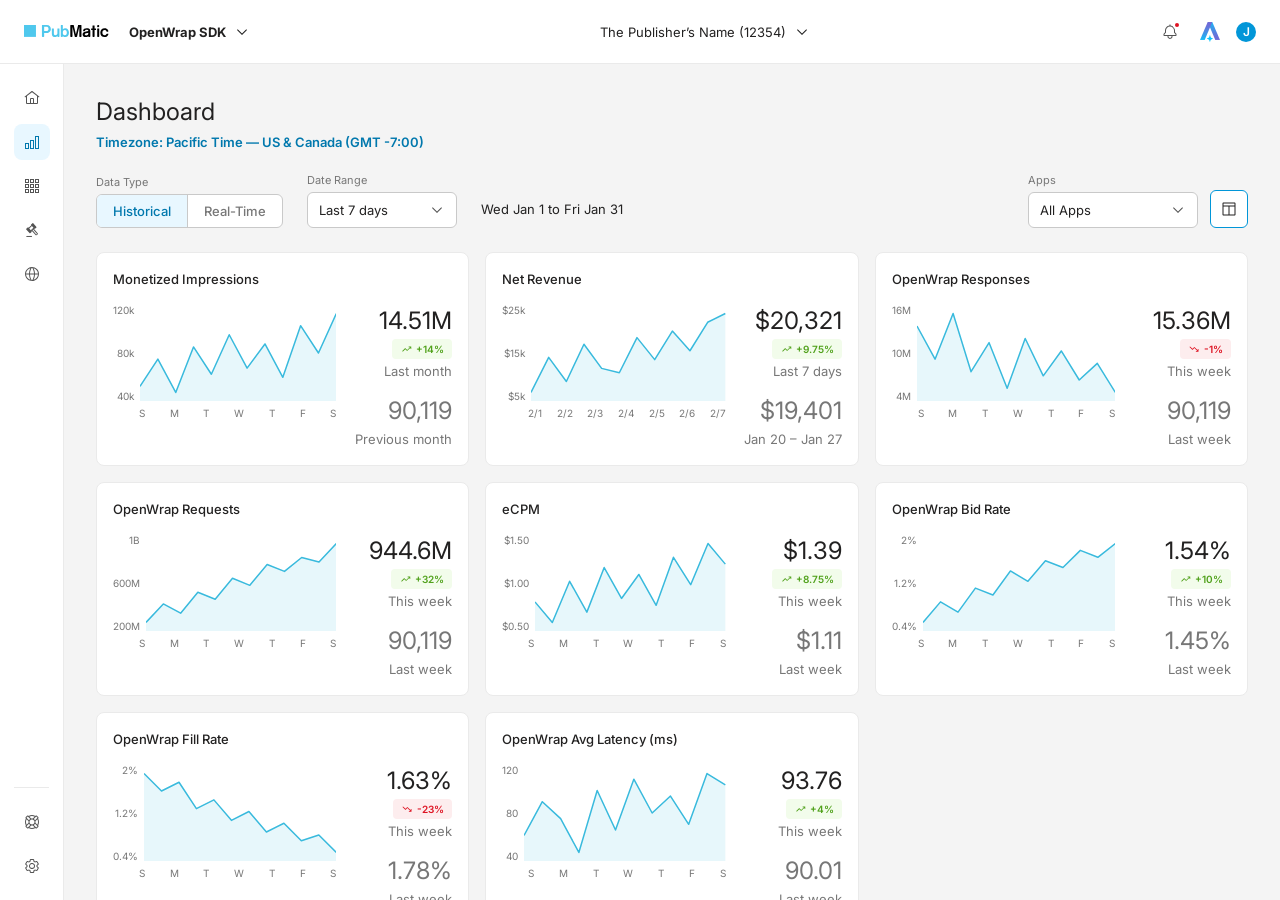
<file: dashboard-v3.html>
<!DOCTYPE html>
<html lang="en">
<head>
<meta charset="utf-8">
<meta name="viewport" content="width=device-width, initial-scale=1">
<title>OpenWrap SDK — Dashboard v3</title>
<link rel="preconnect" href="https://fonts.googleapis.com">
<link rel="preconnect" href="https://fonts.gstatic.com" crossorigin>
<link href="https://fonts.googleapis.com/css2?family=Inter:wght@400;500;600;700&display=swap" rel="stylesheet">
<style>
  :root{
    --brand-10:#F9FDFF; --brand-20:#E8F7FF; --brand-30:#D5F2FF; --brand-40:#C5EDFF;
    --brand-50:#6DD2FE; --brand-60:#2FBEFE; --brand-70:#05B1FE; --brand-80:#0196D8;
    --brand-90:#0178AD; --brand-100:#016997;
    --gray-10:#FFFFFF; --gray-20:#F9F9F9; --gray-30:#F4F4F4; --gray-40:#EAEAEA;
    --gray-50:#D5D5D5; --gray-60:#C9C9C9; --gray-70:#999999; --gray-80:#777777;
    --gray-90:#545454; --gray-100:#222121;
    --red-20:#FDEDEE; --red-80:#DE1322; --green-20:#F2FCEB; --green-80:#50A11B;
    --orange-20:#FFF6EA; --orange-80:#DA8101;
    --text-primary:#222121; --text-secondary:#0178AD; --text-brand:#0196D8;
    --text-alt:#777777; --text-disabled:#999999; --link:#0196D8;
    --bg-gray:#F4F4F4; --surface:#FFFFFF; --border:#C9C9C9; --border-light:#EAEAEA;
    --divider:#D5D5D5;
    --radius-sm:4px; --radius-md:6px; --radius-lg:8px; --radius-xl:12px;
    --chart-cyan:#39BADD;
    --shadow-menu:0px 2px 6px rgba(34,33,33,0.3);
  }
  *{box-sizing:border-box;}
  html,body{margin:0;padding:0;}
  body{font-family:'Inter',-apple-system,BlinkMacSystemFont,'Segoe UI',Roboto,sans-serif;
    font-size:13px;line-height:20px;color:var(--text-primary);background:var(--bg-gray);}
  svg{display:block;}
  a{color:var(--link);text-decoration:none;}
  button{font-family:inherit;cursor:pointer;}
  h1,h2,h3{margin:0;color:var(--text-primary);font-weight:400;}
  .ic{flex:none;color:var(--text-primary);}
  .s12{width:12px;height:12px;} .s16{width:16px;height:16px;} .s20{width:20px;height:20px;}

  .app{height:100vh;display:flex;flex-direction:column;overflow:hidden;} /* navs stay put; only .content scrolls */

  /* Top Nav (identical to Home) */
  .topnav{height:64px;flex:none;background:var(--surface);border-bottom:1px solid var(--gray-40);
    display:flex;align-items:center;justify-content:space-between;padding:0 24px;position:relative;z-index:50;}
  .tn-group{display:flex;align-items:center;}
  .tn-left{gap:16px;}
  .tn-trigger{display:inline-flex;align-items:center;gap:8px;background:none;border:none;padding:6px 4px;
    color:var(--text-primary);font-size:13px;line-height:20px;border-radius:var(--radius-sm);}
  .tn-trigger:hover{background:var(--gray-30);}
  .tn-prod{font-weight:700;} .tn-acct{font-weight:400;}
  .tn-right{gap:16px;}
  .tn-iconbtn{display:inline-flex;align-items:center;justify-content:center;background:none;border:none;padding:6px;border-radius:var(--radius-sm);color:var(--gray-90);}
  .tn-iconbtn:hover{background:var(--gray-30);}
  .avatar{width:20px;height:20px;border-radius:50%;background:var(--brand-80);color:#fff;font-size:12px;font-weight:600;display:inline-flex;align-items:center;justify-content:center;border:none;}
  .chev{display:inline-flex;align-items:center;line-height:0;color:var(--text-primary);}
  .menu{position:absolute;top:100%;background:var(--surface);border-radius:var(--radius-md);box-shadow:var(--shadow-menu);z-index:60;overflow:hidden;}
  .menu[hidden]{display:none;}
  .menu-row{display:flex;align-items:center;font-size:13px;line-height:20px;color:var(--text-primary);padding:7.5px 16px;width:100%;background:none;border:none;text-align:left;gap:10px;}
  .menu-row:hover{background:var(--gray-30);}
  .menu-prod{width:134px;padding:6px 0;left:24px;}
  .menu-prod .menu-row.active{background:var(--brand-30);color:var(--text-secondary);font-weight:700;}
  .menu-acct{width:431px;left:50%;transform:translateX(-50%);}
  .acct-search{padding:16px;}
  .acct-search .field{display:flex;align-items:center;gap:8px;border:1px solid var(--border);border-radius:var(--radius-md);padding:10px 7.5px;color:var(--text-alt);}
  .acct-search input{border:none;outline:none;font-family:inherit;font-size:13px;color:var(--text-primary);width:100%;background:none;}
  .acct-cols{display:grid;grid-template-columns:1.4fr 1fr 1.2fr;padding:0 0 8px;}
  .acct-colhead{font-size:10px;font-weight:700;line-height:16px;color:var(--gray-60);padding:0 16px 6px;text-transform:uppercase;}
  .acct-cell{font-size:13px;line-height:20px;padding:7.5px 16px;color:var(--text-primary);}
  .acct-row-sel .acct-cell{background:var(--brand-30);}
  .menu-profile{width:210px;right:24px;left:auto;}
  .pf-details{padding:16px;border-bottom:1px solid var(--gray-40);}
  .pf-name{font-size:13px;font-weight:700;line-height:20px;}
  .pf-acct{font-size:13px;font-weight:600;line-height:20px;color:var(--text-alt);margin-top:2px;}
  .pf-table{margin-top:12px;display:flex;flex-direction:column;gap:8px;}
  .pf-trow{display:flex;gap:16px;}
  .pf-label{width:96px;font-size:13px;font-weight:500;color:var(--text-disabled);}
  .pf-val{font-size:13px;color:var(--text-primary);}
  .pf-action{display:flex;align-items:center;gap:10px;font-size:13px;padding:7.5px 16px;color:var(--text-primary);background:none;border:none;width:100%;text-align:left;}
  .pf-action:hover{background:var(--gray-30);}
  /* notifications */
  .bell-wrap{position:relative;display:inline-flex;}
  .notif-dot{position:absolute;top:3px;right:3px;width:8px;height:8px;border-radius:50%;background:var(--red-80);border:2px solid var(--surface);pointer-events:none;}
  .notif-dot[hidden]{display:none;}
  .notif-menu{position:absolute;top:100%;right:0;width:360px;background:var(--surface);border-radius:var(--radius-md);box-shadow:var(--shadow-menu);z-index:60;overflow:hidden;}
  .notif-menu[hidden]{display:none;}
  .notif-head{display:flex;align-items:center;justify-content:space-between;padding:14px 16px;border-bottom:1px solid var(--gray-40);}
  .notif-head .title{font-size:13px;font-weight:600;color:var(--text-primary);}
  .notif-markall{background:none;border:none;font-size:13px;color:var(--link);padding:0;}
  .notif-markall:hover{text-decoration:underline;}
  .notif-markall[hidden]{display:none;}
  .notif-item{display:flex;gap:12px;padding:14px 16px;border-top:1px solid var(--gray-40);position:relative;background:var(--surface);}
  .notif-item:first-of-type{border-top:none;}
  .notif-ic{width:28px;height:28px;flex:none;border-radius:var(--radius-md);display:flex;align-items:center;justify-content:center;}
  .notif-ic.warn{background:var(--orange-20);color:var(--orange-80);}
  .notif-ic.opp{background:var(--brand-20);color:var(--brand-80);}
  .notif-body{flex:1;min-width:0;}
  .notif-title{font-size:13px;font-weight:600;line-height:18px;color:var(--text-primary);padding-right:14px;}
  .notif-support{font-size:13px;line-height:18px;color:var(--text-alt);margin-top:2px;}
  .notif-foot{display:flex;align-items:center;justify-content:space-between;gap:12px;margin-top:8px;}
  .notif-cta{display:inline-flex;align-items:center;gap:5px;background:none;border:none;padding:0;font-size:13px;font-weight:600;color:var(--link);}
  .notif-cta .ic{color:var(--link);}
  .notif-cta:hover{text-decoration:underline;}
  .notif-time{font-size:11px;line-height:16px;color:var(--text-alt);}
  .row-dot{position:absolute;top:16px;right:16px;width:8px;height:8px;border-radius:50%;background:var(--brand-80);}
  .notif-item:not(.is-unread) .row-dot{display:none;}

  /* Body + collapsed side-nav rail (expands on hover) */
  .body{flex:1;position:relative;min-height:0;padding-left:64px;}
  .sidenav{position:absolute;left:0;top:0;bottom:0;width:64px;background:var(--surface);
    border-right:1px solid var(--gray-40);padding:12px 0;display:flex;flex-direction:column;
    overflow:hidden;white-space:nowrap;z-index:40;transition:width .18s ease;}
  .sidenav:hover{width:240px;box-shadow:2px 0 8px rgba(34,33,33,.12);}
  .nav-item{display:flex;align-items:center;height:44px;background:none;border:none;margin:0;padding:0;width:100%;
    text-align:left;color:var(--gray-90);font-size:13px;line-height:20px;text-decoration:none;cursor:pointer;}
  .nav-iconbox{width:36px;height:36px;border-radius:var(--radius-lg);display:flex;align-items:center;
    justify-content:center;flex:none;margin:0 14px;}
  .nav-iconbox .ic{color:var(--gray-90);}
  .nav-item:hover .nav-iconbox{background:var(--gray-30);}
  .nav-item.active .nav-iconbox{background:var(--brand-20);}
  .nav-item.active .nav-iconbox .ic{color:var(--text-secondary);}
  .nav-item.active{color:var(--brand-90);font-weight:600;}
  .nav-label{flex:1;opacity:0;transition:opacity .12s;}
  .nav-count{font-size:11px;font-weight:600;color:var(--text-alt);margin-right:16px;opacity:0;transition:opacity .12s;}
  .nav-groupchev{margin-right:14px;display:inline-flex;align-items:center;line-height:0;opacity:0;transition:opacity .12s,transform .15s;}
  .sidenav:hover .nav-label,.sidenav:hover .nav-count,.sidenav:hover .nav-groupchev{opacity:1;}
  .nav-group[aria-expanded="true"] .nav-groupchev{transform:rotate(180deg);}
  .nav-divider{height:1px;background:var(--gray-40);margin:12px 14px;}
  .nav-spacer{flex:1;}
  .nav-sub{display:flex;flex-direction:column;}
  .sidenav:not(:hover) .nav-sub{display:none;}
  .nav-sub[hidden]{display:none;}
  .nav-subitem{display:flex;align-items:center;height:36px;padding-left:64px;color:var(--gray-90);
    font-size:13px;line-height:20px;text-decoration:none;}
  .nav-subitem:hover{background:var(--gray-30);}
  .nav-subitem.active{background:var(--brand-20);color:var(--brand-90);font-weight:600;}

  .content{height:100%;overflow:auto;background:var(--bg-gray);}
  .wrap{max-width:1320px;margin:0 auto;padding:32px;}

  /* Page title */
  .pt{margin-bottom:20px;}
  .pt h1{font-size:24px;line-height:32px;font-weight:400;}
  .pt .tz{margin-top:4px;font-size:13px;line-height:20px;color:var(--text-secondary);font-weight:600;}

  /* Controls */
  .controls{display:flex;align-items:flex-end;gap:24px;margin-bottom:24px;flex-wrap:wrap;}
  .ctrl{display:flex;flex-direction:column;gap:4px;}
  .ctrl-label{font-size:11px;line-height:16px;color:var(--text-alt);}
  .seg{display:inline-flex;border:1px solid var(--border);border-radius:var(--radius-md);overflow:hidden;background:var(--surface);}
  .seg button{border:none;background:none;padding:8px 16px;font-size:13px;font-weight:500;color:var(--text-alt);}
  .seg button.active{background:var(--brand-20);color:var(--text-secondary);}
  .seg button+button{border-left:1px solid var(--border);}
  .select{display:inline-flex;align-items:center;gap:8px;background:var(--surface);border:1px solid var(--border);border-radius:var(--radius-md);padding:9px 11px;font-size:13px;color:var(--text-primary);min-width:150px;justify-content:space-between;}
  .select .ic{color:var(--gray-90);}
  .range-text{font-size:13px;line-height:20px;color:var(--text-primary);padding-bottom:9px;}
  .controls-right{margin-left:auto;display:flex;align-items:flex-end;gap:12px;}
  .iconbtn-o{display:inline-flex;align-items:center;justify-content:center;width:38px;height:38px;background:var(--surface);border:1px solid var(--brand-80);border-radius:var(--radius-md);color:var(--brand-80);}
  .iconbtn-o:hover{background:var(--brand-20);}
  .app-plat{display:inline-flex;align-items:center;color:var(--text-primary);margin-left:6px;}
  .app-plat-img{height:13px;width:auto;display:block;}
  .ms{position:relative;}
  .ms-trigger{min-width:170px;}
  .ms-panel{position:absolute;top:100%;left:0;margin-top:4px;width:230px;max-height:300px;overflow:auto;background:var(--surface);border:1px solid var(--border);border-radius:var(--radius-md);box-shadow:var(--shadow-menu);z-index:70;padding:6px;}
  .ms-panel[hidden]{display:none;}
  .ms-opt{display:flex;align-items:center;gap:10px;padding:7px 10px;border-radius:var(--radius-sm);font-size:13px;color:var(--text-primary);cursor:pointer;}
  .ms-opt:hover{background:var(--gray-30);}
  .ms-opt input{width:16px;height:16px;accent-color:var(--brand-80);cursor:pointer;margin:0;flex:none;}
  .ms-divider{height:1px;background:var(--gray-40);margin:6px 4px;}

  /* Section title */
  .sec{margin-bottom:24px;}
  .sec-title{display:flex;align-items:center;gap:8px;font-size:20px;line-height:24px;font-weight:500;margin-bottom:12px;}
  .sec-title .info{color:var(--gray-80);}

  .card{background:var(--surface);border:1px solid var(--border-light);border-radius:var(--radius-lg);}

  /* Performance overview grid (Call Out Card With Chart #1) */
  .perf-grid{display:grid;grid-template-columns:repeat(3,1fr);gap:16px;}
  .perf{padding:16px;display:flex;flex-direction:column;gap:16px;overflow:clip;}
  .perf-title{font-size:13px;font-weight:500;color:var(--text-primary);}
  .perf-body{display:flex;gap:12px;}
  .perf-chart{flex:1;min-width:0;}
  .perf-right{width:104px;flex:none;display:flex;flex-direction:column;align-items:flex-end;text-align:right;gap:2px;}
  .perf-val{font-size:24px;line-height:32px;color:var(--text-primary);}
  .perf-period{font-size:13px;line-height:20px;color:var(--text-alt);}
  .perf-cmp-val{font-size:24px;line-height:32px;color:var(--text-alt);margin-top:12px;}
  .perf-cmp-period{font-size:13px;line-height:20px;color:var(--text-alt);}
  .chg{display:inline-flex;align-items:center;gap:4px;padding:2px 8px;border-radius:var(--radius-sm);font-size:10px;font-weight:600;line-height:16px;}
  .chg-up{background:var(--green-20);color:var(--green-80);} .chg-up .ic{color:var(--green-80);}
  .chg-dn{background:var(--red-20);color:var(--red-80);} .chg-dn .ic{color:var(--red-80);}

  /* chart internals */
  .chartwrap{display:flex;gap:6px;height:96px;}
  .yaxis{display:flex;flex-direction:column;justify-content:space-between;align-items:flex-end;}
  .yaxis span{font-size:10px;line-height:1;color:var(--text-alt);}
  .plot{flex:1;min-width:0;height:100%;}
  .plot svg{width:100%;height:100%;}
  .xaxis{display:flex;justify-content:space-between;margin-top:4px;padding-left:26px;}
  .xaxis span{font-size:10px;line-height:16px;color:var(--text-alt);}

  /* Tables */
  .tbl-card{overflow:hidden;}
  table{width:100%;border-collapse:collapse;}
  thead th{background:var(--gray-40);font-size:13px;font-weight:600;color:var(--text-primary);text-align:left;padding:10px 16px;white-space:nowrap;}
  thead th .th-inner{display:flex;align-items:center;gap:6px;}
  thead th.num .th-inner{justify-content:flex-end;}
  thead th .ic{color:var(--gray-90);}
  tbody td{border-top:1px solid var(--gray-40);padding:0 16px;height:52px;font-size:13px;color:var(--text-primary);vertical-align:middle;}
  tbody tr:first-child td{border-top:none;}
  td.num{text-align:right;font-variant-numeric:tabular-nums;}
  .applink{color:var(--link);}
  .app-cell{display:flex;align-items:center;gap:10px;}
  .app-ava{width:24px;height:24px;border-radius:var(--radius-sm);flex:none;display:flex;align-items:center;justify-content:center;color:#fff;font-size:11px;font-weight:600;}
  .app-ico{width:26px;height:26px;flex:none;border-radius:6px;display:block;object-fit:cover;}
  .vh-ds-row{display:grid;grid-template-columns:minmax(320px,380px) 1fr;gap:16px;align-items:start;}
  .vh-card{padding:24px;}
  .vh-details{width:100%;justify-content:center;margin-top:24px;}
  @media (max-width:900px){ .vh-ds-row{grid-template-columns:1fr;} }
  /* Ad Format + Version Health row; Top Demand Sources full-width */
  .af-vh-row{display:grid;grid-template-columns:1fr minmax(320px,380px);gap:16px;align-items:stretch;}
  .af-vh-row > div{display:flex;flex-direction:column;}
  .af-vh-row > div:first-child > .card{flex:1;}
  @media (max-width:900px){ .af-vh-row{grid-template-columns:1fr;} }
  .tds-head{display:flex;align-items:flex-end;justify-content:space-between;gap:16px;flex-wrap:wrap;margin-bottom:12px;}
  .tds-head-left{display:flex;align-items:center;gap:12px;}
  .tds-head-left .sec-title{margin:0;}
  .tds-bar{width:120px;height:8px;border-radius:999px;background:var(--gray-40);overflow:hidden;display:inline-block;}
  .tds-bar i{display:block;height:100%;background:var(--brand-80);border-radius:999px;}
  .tds-total{font-size:13px;color:var(--text-alt);}
  .tds-head-right{display:flex;flex-direction:column;gap:4px;align-items:flex-start;}
  .tds-selects{display:flex;gap:12px;}
  .tds thead th .th-inner{justify-content:space-between;width:100%;}
  .th-lbl{display:inline-flex;align-items:center;gap:6px;}
  .btn-primary{display:inline-flex;align-items:center;gap:8px;background:var(--brand-80);border:1px solid var(--brand-80);color:#fff;border-radius:var(--radius-lg);font-size:13px;font-weight:500;line-height:20px;padding:8px 16px;white-space:nowrap;}
  .btn-primary .ic{color:#fff;}
  .btn-primary:hover:not(:disabled){background:var(--brand-70);border-color:var(--brand-70);}
  .btn-primary:disabled{background:var(--gray-40);border-color:var(--gray-40);color:var(--text-disabled);cursor:default;}
  .btn-primary:disabled .ic{color:var(--green-80);}
  /* Revenue by Ad Format chart */
  .fmt-card{padding:20px 24px 24px;display:flex;flex-direction:column;}
  .fmt-head{display:flex;align-items:center;justify-content:space-between;gap:12px;flex-wrap:wrap;margin-bottom:16px;}
  .fmt-legend-row{display:flex;justify-content:center;margin-top:16px;}
  .fmt-chart{flex:1;display:flex;flex-direction:column;}
  .fmt-range{font-size:11px;color:var(--text-alt);}
  .dv-legend{display:inline-flex;}
  .dv-seg{display:inline-flex;align-items:center;gap:10px;padding:5px 12px;border-top:1px solid var(--gray-50);border-bottom:1px solid var(--gray-50);font-size:13px;color:var(--text-primary);background:var(--surface);}
  .dv-seg.dv-first{border-left:1px solid var(--gray-50);border-radius:6px 0 0 6px;}
  .dv-seg.dv-last{border-right:1px solid var(--gray-50);border-radius:0 6px 6px 0;}
  .dv-swatch{width:12px;height:12px;border-radius:50%;flex:none;}
  .fmt-chartwrap{display:flex;gap:8px;flex:1;min-height:180px;}
  .fmt-yaxis{display:flex;flex-direction:column;justify-content:space-between;align-items:flex-end;}
  .fmt-yaxis span{font-size:10px;color:var(--text-alt);line-height:1;}
  .fmt-plot{flex:1;min-width:0;height:100%;}
  .fmt-plot svg{width:100%;height:100%;}
  .fmt-xaxis{display:flex;justify-content:space-between;margin-top:6px;padding-left:34px;}
  .fmt-xaxis span{font-size:10px;color:var(--text-alt);}
  .rev-cell{display:inline-flex;align-items:center;gap:8px;justify-content:flex-end;}
  .spark-sm{width:72px;height:24px;}

  /* Version health */
  .vh-lead{font-size:13px;line-height:20px;color:var(--text-primary);margin:0 0 20px;max-width:900px;}
  .vh-lead b{font-weight:700;}
  .vh-grid{display:grid;grid-template-columns:1fr 1px 1.2fr;gap:24px;}
  .vh-col-title{font-size:13px;font-weight:600;margin-bottom:16px;}
  .donut-wrap{display:flex;flex-direction:column;align-items:center;gap:20px;}
  .donut{width:160px;height:160px;}
  .vh-legend{width:100%;display:flex;flex-direction:column;gap:12px;}
  .lg-row{display:flex;align-items:center;gap:12px;font-size:13px;}
  .lg-dot{width:12px;height:12px;border-radius:3px;flex:none;}
  .lg-name{width:96px;color:var(--text-primary);}
  .lg-apps{width:70px;color:var(--text-alt);}
  .lg-req{color:var(--text-alt);}
  .vh-divider{background:var(--gray-40);}
  .vh-head{display:flex;align-items:center;justify-content:space-between;margin-bottom:16px;}
  .vh-head h3{font-size:13px;font-weight:600;}
  .tabs{display:inline-flex;gap:0;border:1px solid var(--border);border-radius:var(--radius-md);overflow:hidden;}
  .tabs button{border:none;background:none;padding:6px 14px;font-size:13px;color:var(--text-alt);}
  .tabs button.active{background:var(--brand-20);color:var(--text-secondary);font-weight:600;}
  .tabs button+button{border-left:1px solid var(--border);}
  .btn-secondary{display:inline-flex;align-items:center;gap:8px;background:var(--surface);border:1px solid var(--brand-80);color:var(--brand-80);border-radius:var(--radius-lg);font-size:13px;font-weight:500;line-height:20px;padding:8px 16px;}
  .btn-secondary .ic{color:var(--brand-80);}
  .btn-secondary:hover{background:var(--brand-20);}
  .vh-list{display:flex;flex-direction:column;}
  .vh-item{display:flex;align-items:center;gap:12px;padding:10px 0;border-top:1px solid var(--gray-40);}
  .vh-item:first-child{border-top:none;}
  .vh-ava{width:28px;height:28px;border-radius:50%;flex:none;display:flex;align-items:center;justify-content:center;color:#fff;font-size:12px;font-weight:600;}
  .vh-name{flex:1;font-size:13px;font-weight:500;color:var(--text-primary);}
  .vh-ver{font-size:13px;color:var(--text-alt);font-variant-numeric:tabular-nums;margin-right:12px;}
  .chip{display:inline-flex;align-items:center;padding:4px 10px;border-radius:var(--radius-sm);font-size:12px;font-weight:500;line-height:16px;}
  .chip-warn{background:var(--orange-20);color:var(--orange-80);}
  .chip-err{background:var(--red-20);color:var(--red-80);}
  .vh-more{display:block;text-align:center;margin-top:12px;font-size:13px;font-weight:600;color:var(--link);}

  .proto-note{margin-top:24px;font-size:11px;line-height:16px;color:var(--text-alt);}
  .proto-note b{color:var(--gray-90);font-weight:600;}

</style>
<link rel="stylesheet" href="sdk-health.css">
<link rel="stylesheet" href="sdk-health-v3.css">
<!-- Maze universal snippet -->
<script>
(function (m, a, z, e) {
  var s, t, u, v;
  try {
    t = m.sessionStorage.getItem('maze-us');
  } catch (err) {}

  if (!t) {
    t = new Date().getTime();
    try {
      m.sessionStorage.setItem('maze-us', t);
    } catch (err) {}
  }

  u = document.currentScript || (function () {
    var w = document.getElementsByTagName('script');
    return w[w.length - 1];
  })();
  v = u && u.nonce;

  s = a.createElement('script');
  s.src = z + '?apiKey=' + e;
  s.async = true;
  if (v) s.setAttribute('nonce', v);
  a.getElementsByTagName('head')[0].appendChild(s);
  m.mazeUniversalSnippetApiKey = e;
})(window, document, 'https://snippet.maze.co/maze-universal-loader.js', '9abd2db5-4a2a-4b53-b220-8f7d677d7114');
</script>
</head>
<body>

<!-- ICON SPRITE -->
<svg width="0" height="0" style="position:absolute" aria-hidden="true">
  <symbol id="i-chevron-down" viewBox="0 0 16 16"><path d="M8 11L3 6.00005L3.7 5.30005L8 9.60005L12.3 5.30005L13 6.00005L8 11Z" fill="currentColor"/></symbol>
  <symbol id="i-chevron-up" viewBox="0 0 16 16"><path d="M8 5L13 10L12.3 10.7L8 6.4L3.7 10.7L3 10L8 5Z" fill="currentColor"/></symbol>
  <symbol id="i-alert" viewBox="0 0 16 16"><path d="M14.3535 9.6465L13 8.29295V6.5C12.9984 5.26098 12.5374 4.06655 11.7062 3.1477C10.875 2.22884 9.73266 1.65082 8.5 1.5254V0.5H7.5V1.5254C6.26734 1.65082 5.12496 2.22884 4.29377 3.1477C3.46257 4.06655 3.0016 5.26098 3 6.5V8.29295L1.64645 9.6465C1.55269 9.74025 1.50002 9.86741 1.5 10V11.5C1.5 11.6326 1.55268 11.7598 1.64645 11.8536C1.74021 11.9473 1.86739 12 2 12H5.5V12.3884C5.48916 13.0227 5.71276 13.6387 6.12794 14.1183C6.54313 14.598 7.1207 14.9076 7.75 14.9878C8.09757 15.0222 8.44852 14.9836 8.78026 14.8743C9.112 14.765 9.4172 14.5875 9.67622 14.3532C9.93524 14.1189 10.1423 13.8329 10.2842 13.5138C10.4261 13.1946 10.4996 12.8493 10.5 12.5V12H14C14.1326 12 14.2598 11.9473 14.3536 11.8536C14.4473 11.7598 14.5 11.6326 14.5 11.5V10C14.5 9.86741 14.4473 9.74025 14.3535 9.6465ZM9.5 12.5C9.5 12.8978 9.34196 13.2794 9.06066 13.5607C8.77936 13.842 8.39782 14 8 14C7.60218 14 7.22064 13.842 6.93934 13.5607C6.65804 13.2794 6.5 12.8978 6.5 12.5V12H9.5V12.5ZM13.5 11H2.5V10.2071L3.8535 8.8535C3.94727 8.75975 3.99997 8.6326 4 8.5V6.5C4 5.43913 4.42143 4.42172 5.17157 3.67157C5.92172 2.92143 6.93913 2.5 8 2.5C9.06087 2.5 10.0783 2.92143 10.8284 3.67157C11.5786 4.42172 12 5.43913 12 6.5V8.5C12 8.6326 12.0527 8.75975 12.1465 8.8535L13.5 10.2071V11Z" fill="currentColor"/></symbol>
  <symbol id="i-home" viewBox="0 0 32 32"><path d="M16.6123,2.2138a1.01,1.01,0,0,0-1.2427,0L1,13.4194l1.2427,1.5717L4,13.6209V26a2.0041,2.0041,0,0,0,2,2H26a2.0037,2.0037,0,0,0,2-2V13.63L29.7573,15,31,13.4282ZM18,26H14V18h4Zm2,0V18a2.0023,2.0023,0,0,0-2-2H14a2.002,2.002,0,0,0-2,2v8H6V12.0615l10-7.79,10,7.8005V26Z" fill="currentColor"/></symbol>
  <symbol id="i-apps" viewBox="0 0 16 16"><path d="M4 2V4H2V2H4ZM5 1H1V5H5V1ZM9 2V4H7V2H9ZM10 1H6V5H10V1ZM14 2V4H12V2H14ZM15 1H11V5H15V1ZM4 7V9H2V7H4ZM5 6H1V10H5V6ZM9 7V9H7V7H9ZM10 6H6V10H10V6ZM14 7V9H12V7H14ZM15 6H11V10H15V6ZM4 12V14H2V12H4ZM5 11H1V15H5V11ZM9 12V14H7V12H9ZM10 11H6V15H10V11ZM14 12V14H12V12H14ZM15 11H11V15H15V11Z" fill="currentColor"/></symbol>
  <symbol id="i-reporting" viewBox="0 0 16 16"><path d="M15 15H11V2H15V15ZM12 14H14V3H12V14Z" fill="currentColor"/><path d="M10 15H6V6H10V15ZM7 14H9V7H7V14Z" fill="currentColor"/><path d="M5 15H1V9H5V15ZM2 14H4V10H2V14Z" fill="currentColor"/></symbol>
  <symbol id="i-bid" viewBox="0 0 16 16"><path fill-rule="evenodd" clip-rule="evenodd" d="M7.09968 2.41405C6.89261 2.59674 6.87285 2.9127 7.05554 3.11977L7.27745 3.3713L4.5996 5.73386L4.39393 5.50075C4.21124 5.29368 3.89528 5.27392 3.68821 5.45661L2.27371 6.70457C2.06664 6.88726 2.04687 7.20323 2.22956 7.4103L5.48531 11.1005C5.668 11.3076 5.98396 11.3274 6.19104 11.1447L7.60553 9.8967C7.81261 9.71401 7.83237 9.39804 7.64968 9.19097L7.42788 8.93958L7.66927 8.72661L11.5215 13.0929C11.6674 13.2583 11.8863 13.347 12.1299 13.3397C12.3737 13.3326 12.6228 13.2297 12.8216 13.0549L13.5155 12.4428C13.6136 12.3562 13.6976 12.2536 13.7607 12.1421C13.8239 12.0307 13.8661 11.9117 13.8846 11.7924C13.9031 11.6732 13.8981 11.5553 13.8686 11.4467C13.8392 11.338 13.7875 11.2396 13.7154 11.1578L9.86291 6.79124L10.1057 6.57701L10.3113 6.80999C10.494 7.01707 10.8099 7.03683 11.017 6.85414L12.4315 5.60618C12.6386 5.42349 12.6583 5.10752 12.4757 4.90045L9.21991 1.21023C9.03722 1.00316 8.72126 0.983395 8.51418 1.16609L7.09968 2.41405ZM12.2714 12.4313L8.41914 8.06502L9.11304 7.45283L12.9655 11.8194L12.2714 12.4313ZM7.93903 4.12117L9.44415 5.82714L6.7663 8.18971L5.26118 6.48373L7.93903 4.12117Z" fill="currentColor"/><path d="M2.37109 13.9595H7.91365V14.9595H2.37109V13.9595Z" fill="currentColor"/></symbol>
  <symbol id="i-domains" viewBox="0 0 16 16"><path d="M8 1C6.61553 1 5.26216 1.41054 4.11101 2.17971C2.95987 2.94888 2.06266 4.04213 1.53285 5.32122C1.00303 6.6003 0.86441 8.00776 1.13451 9.36563C1.4046 10.7235 2.07129 11.9708 3.05026 12.9497C4.02922 13.9287 5.2765 14.5954 6.63437 14.8655C7.99224 15.1356 9.3997 14.997 10.6788 14.4672C11.9579 13.9373 13.0511 13.0401 13.8203 11.889C14.5895 10.7378 15 9.38447 15 8C15 6.14348 14.2625 4.36301 12.9497 3.05025C11.637 1.7375 9.85652 1 8 1ZM14 7.5H11C10.9416 5.65854 10.4646 3.85458 9.605 2.225C10.7893 2.54895 11.8457 3.22842 12.6316 4.17171C13.4175 5.115 13.8952 6.27669 14 7.5ZM8 14C7.88846 14.0075 7.77654 14.0075 7.665 14C6.62915 12.3481 6.05426 10.4491 6 8.5H10C9.95026 10.4477 9.38058 12.3466 8.35 14C8.23348 14.0082 8.11653 14.0082 8 14ZM6 7.5C6.04975 5.55234 6.61942 3.65341 7.65 2C7.87264 1.97498 8.09737 1.97498 8.32 2C9.36114 3.6504 9.94124 5.54953 10 7.5H6ZM6.38 2.225C5.52565 3.85582 5.05373 5.65972 5 7.5H2C2.10485 6.27669 2.58247 5.115 3.3684 4.17171C4.15432 3.22842 5.21072 2.54895 6.395 2.225H6.38ZM2.025 8.5H5.025C5.07718 10.3399 5.54739 12.1438 6.4 13.775C5.21943 13.4476 4.16739 12.7666 3.38528 11.8236C2.60317 10.8806 2.12848 9.72076 2.025 8.5ZM9.605 13.775C10.4646 12.1454 10.9416 10.3415 11 8.5H14C13.8952 9.72331 13.4175 10.885 12.6316 11.8283C11.8457 12.7716 10.7893 13.4511 9.605 13.775Z" fill="currentColor"/></symbol>
  <symbol id="i-settings" viewBox="0 0 16 16"><path d="M13.5 8.37996C13.5 8.25496 13.5 8.12996 13.5 7.99996C13.5 7.86996 13.5 7.74496 13.5 7.61496L14.46 6.77496C14.637 6.61898 14.7531 6.40547 14.7879 6.17216C14.8226 5.93885 14.7738 5.70075 14.65 5.49996L13.47 3.49996C13.3823 3.34809 13.2562 3.22195 13.1044 3.13419C12.9526 3.04643 12.7804 3.00014 12.605 2.99996C12.4963 2.99913 12.3882 3.01601 12.285 3.04996L11.07 3.45996C10.8602 3.32056 10.6414 3.19529 10.415 3.08496L10.16 1.82496C10.1143 1.59476 9.98905 1.38798 9.80623 1.24081C9.62341 1.09364 9.39466 1.01546 9.16 1.01996H6.82C6.58535 1.01546 6.3566 1.09364 6.17378 1.24081C5.99096 1.38798 5.86573 1.59476 5.82 1.82496L5.565 3.08496C5.33697 3.19526 5.11649 3.32053 4.905 3.45996L3.715 3.02996C3.61065 3.00277 3.50259 2.99264 3.395 2.99996C3.21964 3.00014 3.04741 3.04643 2.89559 3.13419C2.74376 3.22195 2.61769 3.34809 2.53 3.49996L1.35 5.49996C1.2333 5.70045 1.18993 5.93529 1.22733 6.16424C1.26473 6.39319 1.38057 6.60202 1.555 6.75496L2.5 7.61996C2.5 7.74496 2.5 7.86996 2.5 7.99996C2.5 8.12996 2.5 8.25496 2.5 8.38496L1.555 9.22496C1.37564 9.37896 1.25663 9.59152 1.2191 9.82493C1.18158 10.0583 1.22795 10.2975 1.35 10.5L2.53 12.5C2.61769 12.6518 2.74376 12.778 2.89559 12.8657C3.04741 12.9535 3.21964 12.9998 3.395 13C3.50368 13.0008 3.61176 12.9839 3.715 12.95L4.93 12.54C5.13977 12.6794 5.35859 12.8046 5.585 12.915L5.84 14.175C5.88573 14.4052 6.01096 14.6119 6.19378 14.7591C6.3766 14.9063 6.60535 14.9845 6.84 14.98H9.2C9.43466 14.9845 9.66341 14.9063 9.84623 14.7591C10.029 14.6119 10.1543 14.4052 10.2 14.175L10.455 12.915C10.683 12.8047 10.9035 12.6794 11.115 12.54L12.325 12.95C12.4282 12.9839 12.5363 13.0008 12.645 13C12.8204 12.9998 12.9926 12.9535 13.1444 12.8657C13.2962 12.778 13.4223 12.6518 13.51 12.5L14.65 10.5C14.7667 10.2995 14.8101 10.0646 14.7727 9.83568C14.7353 9.60672 14.6194 9.3979 14.445 9.24496L13.5 8.37996ZM12.605 12L10.89 11.42C10.4885 11.76 10.0297 12.0258 9.535 12.205L9.18 14H6.82L6.465 12.225C5.97422 12.0407 5.51786 11.7754 5.115 11.44L3.395 12L2.215 9.99996L3.575 8.79996C3.48255 8.28239 3.48255 7.75253 3.575 7.23496L2.215 5.99996L3.395 3.99996L5.11 4.57996C5.51147 4.23991 5.97031 3.97409 6.465 3.79496L6.82 1.99996H9.18L9.535 3.77496C10.0258 3.95917 10.4821 4.22453 10.885 4.55996L12.605 3.99996L13.785 5.99996L12.425 7.19996C12.5175 7.71753 12.5175 8.24739 12.425 8.76496L13.785 9.99996L12.605 12Z" fill="currentColor"/><path d="M8 11C7.40666 11 6.82664 10.824 6.33329 10.4944C5.83995 10.1647 5.45543 9.69619 5.22837 9.14801C5.0013 8.59983 4.94189 7.99663 5.05765 7.41469C5.1734 6.83275 5.45913 6.2982 5.87868 5.87864C6.29824 5.45908 6.83279 5.17336 7.41473 5.0576C7.99668 4.94185 8.59988 5.00126 9.14805 5.22832C9.69623 5.45538 10.1648 5.8399 10.4944 6.33325C10.8241 6.8266 11 7.40662 11 7.99996C11.004 8.39504 10.9292 8.78695 10.7798 9.15274C10.6305 9.51853 10.4096 9.85084 10.1303 10.1302C9.85089 10.4096 9.51857 10.6304 9.15278 10.7798C8.787 10.9291 8.39508 11.004 8 11ZM8 5.99996C7.73568 5.9938 7.47285 6.04133 7.22741 6.13965C6.98198 6.23798 6.75904 6.38508 6.57208 6.57204C6.38512 6.75899 6.23803 6.98193 6.1397 7.22737C6.04137 7.4728 5.99385 7.73563 6 7.99996C5.99385 8.26429 6.04137 8.52712 6.1397 8.77255C6.23803 9.01799 6.38512 9.24092 6.57208 9.42788C6.75904 9.61484 6.98198 9.76193 7.22741 9.86026C7.47285 9.95859 7.73568 10.0061 8 9.99996C8.26433 10.0061 8.52716 9.95859 8.7726 9.86026C9.01803 9.76193 9.24097 9.61484 9.42793 9.42788C9.61489 9.24092 9.76198 9.01799 9.86031 8.77255C9.95864 8.52712 10.0062 8.26429 10 7.99996C10.0062 7.73563 9.95864 7.4728 9.86031 7.22737C9.76198 6.98193 9.61489 6.75899 9.42793 6.57204C9.24097 6.38508 9.01803 6.23798 8.7726 6.13965C8.52716 6.04133 8.26433 5.9938 8 5.99996Z" fill="currentColor"/></symbol>
  <symbol id="i-support" viewBox="0 0 16 16"><path d="M14.113 11.4061C14.6946 10.3651 15 9.19256 15 8.00013C15 6.80769 14.6946 5.63511 14.113 4.59413L14.207 4.50013C14.3943 4.31246 14.4994 4.05819 14.4994 3.7931C14.4994 3.52801 14.3943 3.27374 14.207 3.08608L12.9142 1.79308C12.7265 1.60589 12.4722 1.50077 12.2071 1.50077C11.942 1.50077 11.6877 1.60589 11.5 1.79308L11.4061 1.88683C10.3651 1.3053 9.1925 1 8.00005 1C6.80761 1 5.63502 1.3053 4.59398 1.88683L4.49998 1.79308C4.31229 1.60584 4.058 1.50069 3.79288 1.50069C3.52776 1.50069 3.27347 1.60584 3.08578 1.79308L1.79293 3.08608C1.6057 3.27374 1.50055 3.52801 1.50055 3.7931C1.50055 4.05819 1.6057 4.31246 1.79293 4.50013L1.88683 4.59388C1.3053 5.63498 1 6.80762 1 8.00013C1 9.19263 1.3053 10.3653 1.88683 11.4064L1.79293 11.5001C1.6057 11.6878 1.50055 11.9421 1.50055 12.2072C1.50055 12.4722 1.6057 12.7265 1.79293 12.9142L3.08578 14.2072C3.27345 14.3945 3.52775 14.4996 3.79288 14.4996C4.05801 14.4996 4.31231 14.3945 4.49998 14.2072L4.59398 14.1132C5.635 14.6947 6.80757 15.0001 8.00002 15.0001C9.19247 15.0002 10.3651 14.6949 11.4061 14.1134L11.5 14.2072C11.6877 14.3945 11.942 14.4996 12.2071 14.4996C12.4722 14.4996 12.7265 14.3945 12.9142 14.2072L14.207 12.9142C14.3943 12.7265 14.4994 12.4722 14.4994 12.2072C14.4994 11.9421 14.3943 11.6878 14.207 11.5001L14.113 11.4061ZM14 8.00013C13.9997 8.92524 13.7849 9.8377 13.3727 10.6659L11.4253 8.71838C11.5249 8.24472 11.5249 7.75553 11.4253 7.28188L13.3727 5.33438C13.7849 6.16255 13.9997 7.07501 14 8.00013ZM13.5 3.79308L11.0327 6.26038C10.7231 5.7231 10.2772 5.27709 9.73998 4.96743L12.2071 2.50013L13.5 3.79308ZM7.99998 10.5001C7.50553 10.5001 7.02218 10.3535 6.61105 10.0788C6.19993 9.8041 5.8795 9.41365 5.69028 8.95683C5.50106 8.50002 5.45155 7.99735 5.54802 7.5124C5.64448 7.02745 5.88258 6.58199 6.23221 6.23236C6.58184 5.88273 7.0273 5.64463 7.51225 5.54816C7.99721 5.4517 8.49987 5.50121 8.95669 5.69043C9.4135 5.87965 9.80395 6.20008 10.0787 6.6112C10.3534 7.02232 10.5 7.50567 10.5 8.00013C10.4992 8.66294 10.2356 9.29838 9.76691 9.76706C9.29823 10.2357 8.66279 10.4994 7.99998 10.5001ZM10.6577 2.63538L8.71823 4.57483C8.24458 4.47523 7.75538 4.47523 7.28173 4.57483L5.34228 2.63538C6.17134 2.23603 7.07975 2.02864 7.99998 2.02864C8.92021 2.02864 9.82861 2.23603 10.6577 2.63538ZM3.79293 2.50013L6.26023 4.96743C5.72295 5.27708 5.27694 5.72309 4.96728 6.26038L2.49998 3.79308L3.79293 2.50013ZM1.99998 8.00013C2.0003 7.07507 2.21502 6.16268 2.62728 5.33458L4.57468 7.28188C4.47508 7.75553 4.47508 8.24472 4.57468 8.71838L2.62728 10.6657C2.21502 9.83757 2.0003 8.92518 1.99998 8.00013ZM3.79283 13.5001L2.49998 12.2072L4.96728 9.74013C5.27691 10.2774 5.72293 10.7234 6.26023 11.0331L3.79283 13.5001ZM5.34228 13.3651L7.28173 11.4257C7.75538 11.5253 8.24458 11.5253 8.71823 11.4257L10.6577 13.3651C9.82861 13.7645 8.92021 13.9719 7.99998 13.9719C7.07975 13.9719 6.17134 13.7645 5.34228 13.3651ZM12.2073 13.5001L9.73998 11.0328C10.2771 10.7232 10.7231 10.2773 11.0327 9.74013L13.5 12.2072L12.2073 13.5001Z" fill="currentColor"/></symbol>
  <symbol id="i-arrow-right" viewBox="0 0 16 16"><path d="M9 3L8.285 3.6965L12.075 7.5H2V8.5H12.075L8.285 12.2865L9 13L14 8L9 3Z" fill="currentColor"/></symbol>
  <symbol id="i-warning-1" viewBox="0 0 16 16"><path d="M8 1C6.61553 1 5.26216 1.41054 4.11101 2.17971C2.95987 2.94888 2.06266 4.04213 1.53285 5.32122C1.00303 6.6003 0.86441 8.00776 1.13451 9.36563C1.4046 10.7235 2.07129 11.9708 3.05026 12.9497C4.02922 13.9287 5.2765 14.5954 6.63437 14.8655C7.99224 15.1356 9.3997 14.997 10.6788 14.4672C11.9579 13.9373 13.0511 13.0401 13.8203 11.889C14.5895 10.7378 15 9.38447 15 8C15 6.14348 14.2625 4.36301 12.9497 3.05025C11.637 1.7375 9.85652 1 8 1ZM8 14C6.81332 14 5.65328 13.6481 4.66658 12.9888C3.67989 12.3295 2.91085 11.3925 2.45673 10.2961C2.0026 9.19974 1.88378 7.99334 2.11529 6.82946C2.3468 5.66557 2.91825 4.59647 3.75736 3.75736C4.59648 2.91824 5.66558 2.3468 6.82946 2.11529C7.99335 1.88378 9.19975 2.0026 10.2961 2.45672C11.3925 2.91085 12.3295 3.67988 12.9888 4.66658C13.6481 5.65327 14 6.81331 14 8C14 9.5913 13.3679 11.1174 12.2426 12.2426C11.1174 13.3679 9.5913 14 8 14Z" fill="currentColor"/><path d="M8.5 4H7.5V9.5H8.5V4Z" fill="currentColor"/><path d="M8 11C7.85167 11 7.70666 11.044 7.58333 11.1264C7.45999 11.2088 7.36386 11.3259 7.30709 11.463C7.25033 11.6 7.23548 11.7508 7.26441 11.8963C7.29335 12.0418 7.36478 12.1754 7.46967 12.2803C7.57456 12.3852 7.7082 12.4566 7.85369 12.4856C7.99917 12.5145 8.14997 12.4997 8.28701 12.4429C8.42406 12.3861 8.54119 12.29 8.6236 12.1667C8.70602 12.0433 8.75 11.8983 8.75 11.75C8.75 11.5511 8.67098 11.3603 8.53033 11.2197C8.38968 11.079 8.19892 11 8 11Z" fill="currentColor"/></symbol>
  <symbol id="i-warning-filled" viewBox="0 0 16 16"><path d="M8 1C4.15 1 1 4.15 1 8C1 11.85 4.15 15 8 15C11.85 15 15 11.85 15 8C15 4.15 11.85 1 8 1ZM7.45 4H8.55V9.5H7.45V4ZM8 12.5C7.6 12.5 7.25 12.15 7.25 11.75C7.25 11.35 7.6 11 8 11C8.4 11 8.75 11.35 8.75 11.75C8.75 12.15 8.4 12.5 8 12.5Z" fill="currentColor"/></symbol>
  <symbol id="i-rewarded-video" viewBox="0 0 16 16"><path d="M6.75 13C7.16421 13 7.5 12.6642 7.5 12.25C7.5 11.8358 7.16421 11.5 6.75 11.5C6.33579 11.5 6 11.8358 6 12.25C6 12.6642 6.33579 13 6.75 13Z" fill="currentColor"/><path d="M13.5001 5.50635C13.5029 4.12706 12.5648 2.92359 11.2266 2.58958C9.88836 2.25557 8.49481 2.87709 7.84913 4.09593C7.20346 5.31477 7.47206 6.81682 8.50012 7.73635V11.5064L10.5001 10.5601L12.5001 11.5064V7.73635C13.1359 7.1694 13.4997 6.35819 13.5001 5.50635ZM11.5001 9.92635L10.5001 9.453L9.50012 9.92635V8.33135C10.1464 8.56475 10.8539 8.56475 11.5001 8.33135V9.92635ZM10.5001 7.50635C9.39555 7.50635 8.50012 6.61092 8.50012 5.50635C8.50012 4.40178 9.39555 3.50635 10.5001 3.50635C11.6047 3.50635 12.5001 4.40178 12.5001 5.50635C12.4989 6.61041 11.6042 7.50511 10.5001 7.50635Z" fill="currentColor"/><path d="M10 15H3.5C2.94798 14.9994 2.50063 14.552 2.5 14V2C2.50063 1.44798 2.94798 1.00063 3.5 1H10V2H3.5V14H10V12H11V14C10.9994 14.552 10.552 14.9994 10 15Z" fill="currentColor"/></symbol>
  <symbol id="i-in-feed-native" viewBox="0 0 16 16"><path d="M13 5V11C13 11.5523 12.5523 12 12 12H4C3.44772 12 3 11.5523 3 11V5C3 4.44772 3.44772 4 4 4H12C12.5523 4 13 4.44772 13 5Z" fill="currentColor"/><path d="M12 14V16H11V14H5V16H4V14C4 13.4477 4.44772 13 5 13H11C11.5523 13 12 13.4477 12 14Z" fill="currentColor"/><path d="M12 0V2C12 2.55228 11.5523 3 11 3H5C4.44772 3 4 2.55228 4 2V0H5V2H11V0H12Z" fill="currentColor"/></symbol>
  <symbol id="i-viewability" viewBox="0 0 16 16"><path fill-rule="evenodd" clip-rule="evenodd" d="M12.5332 4.04604C13.8608 4.99331 14.8817 6.30882 15.4698 7.83C15.5095 7.93985 15.5095 8.06015 15.4698 8.17C14.8817 9.69118 13.8608 11.0067 12.5332 11.954C11.2056 12.9012 9.62953 13.4387 7.99979 13.5C6.37005 13.4387 4.79398 12.9012 3.46639 11.954C2.1388 11.0067 1.11787 9.69118 0.529787 8.17C0.490071 8.06015 0.490071 7.93985 0.529787 7.83C1.11787 6.30882 2.1388 4.99331 3.46639 4.04604C4.79398 3.09878 6.37005 2.56129 7.99979 2.5C9.62953 2.56129 11.2056 3.09878 12.5332 4.04604ZM1.53479 8C2.54979 10.535 5.34979 12.5 7.99979 12.5C10.6498 12.5 13.4498 10.535 14.4648 8C13.4498 5.465 10.6498 3.5 7.99979 3.5C5.34979 3.5 2.54979 5.465 1.53479 8ZM6.33329 5.50559C6.82664 5.17595 7.40666 5 8 5C8.79565 5 9.55871 5.31607 10.1213 5.87868C10.6839 6.44129 11 7.20435 11 8C11 8.59334 10.8241 9.17336 10.4944 9.66671C10.1648 10.1601 9.69623 10.5446 9.14805 10.7716C8.59987 10.9987 7.99667 11.0581 7.41473 10.9424C6.83279 10.8266 6.29824 10.5409 5.87868 10.1213C5.45912 9.70176 5.1734 9.16721 5.05765 8.58527C4.94189 8.00333 5.0013 7.40013 5.22836 6.85195C5.45543 6.30377 5.83994 5.83524 6.33329 5.50559ZM6.88886 9.66294C7.21776 9.8827 7.60444 10 8 10C8.53043 10 9.03914 9.78929 9.41421 9.41421C9.78929 9.03914 10 8.53043 10 8C10 7.60444 9.8827 7.21776 9.66294 6.88886C9.44318 6.55996 9.13082 6.30362 8.76537 6.15224C8.39992 6.00087 7.99778 5.96126 7.60982 6.03843C7.22186 6.1156 6.86549 6.30608 6.58579 6.58579C6.30608 6.86549 6.1156 7.22186 6.03843 7.60982C5.96126 7.99778 6.00087 8.39991 6.15224 8.76537C6.30362 9.13082 6.55996 9.44318 6.88886 9.66294Z" fill="currentColor"/></symbol>
  <symbol id="i-lazy-load" viewBox="0 0 16 16"><path d="M8.5 5.5H7.5V10H8.5V5.5Z" fill="currentColor"/><path d="M9.5 1H6.5V2H9.5V1Z" fill="currentColor"/><path d="M14 4.5L13.29 3.795L12.165 4.92C11.2441 3.85652 9.94887 3.18872 8.54842 3.05535C7.14796 2.92199 5.74997 3.33332 4.6449 4.20387C3.53982 5.07443 2.81264 6.33727 2.61443 7.73003C2.41622 9.12278 2.76223 10.5384 3.58056 11.6826C4.3989 12.8269 5.62664 13.6119 7.0087 13.8746C8.39075 14.1372 9.82086 13.8572 11.0019 13.0929C12.1829 12.3285 13.024 11.1385 13.3505 9.77016C13.677 8.40178 13.4637 6.96022 12.755 5.745L14 4.5ZM8 13C7.10998 13 6.23996 12.7361 5.49993 12.2416C4.75991 11.7471 4.18314 11.0443 3.84254 10.2221C3.50195 9.39981 3.41283 8.49501 3.58647 7.62209C3.7601 6.74918 4.18868 5.94736 4.81802 5.31802C5.44736 4.68868 6.24918 4.2601 7.12209 4.08647C7.99501 3.91283 8.89981 4.00195 9.72208 4.34254C10.5443 4.68314 11.2471 5.25991 11.7416 5.99993C12.2361 6.73995 12.5 7.60998 12.5 8.5C12.5 9.69347 12.0259 10.8381 11.182 11.682C10.3381 12.5259 9.19347 13 8 13Z" fill="currentColor"/></symbol>
  <symbol id="i-performance" viewBox="0 0 16 16"><path d="M8.00001 4.00001C8.53649 3.99948 9.06753 4.10753 9.56116 4.31766L10.3092 3.56961C9.54767 3.1709 8.6961 2.97554 7.83692 3.00245C6.97775 3.02935 6.14007 3.2776 5.40497 3.72318C4.66987 4.16875 4.06225 4.79655 3.64092 5.54581C3.21959 6.29507 2.99883 7.14041 3 8.00001H4C4.00122 6.93952 4.42304 5.92281 5.17292 5.17293C5.9228 4.42304 6.93951 4.00123 8.00001 4.00001Z" fill="currentColor"/><path fill-rule="evenodd" clip-rule="evenodd" d="M11 4.29297L11.7071 5.00002L9.3497 7.35737C9.44744 7.55758 9.49881 7.77723 9.5 8.00002C9.5 8.29669 9.41203 8.5867 9.24721 8.83337C9.08238 9.08005 8.84811 9.27231 8.57403 9.38584C8.29994 9.49937 7.99834 9.52907 7.70737 9.4712C7.41639 9.41332 7.14912 9.27046 6.93934 9.06068C6.72956 8.8509 6.5867 8.58363 6.52882 8.29265C6.47094 8.00168 6.50065 7.70008 6.61418 7.42599C6.72771 7.1519 6.91997 6.91764 7.16665 6.75281C7.41332 6.58799 7.70333 6.50002 8 6.50002C8.22279 6.50121 8.44244 6.55258 8.64265 6.65032L11 4.29297ZM7.72222 8.41575C7.80444 8.47069 7.90111 8.50002 8 8.50002C8.13256 8.49985 8.25963 8.44711 8.35336 8.35338C8.44709 8.25965 8.49983 8.13257 8.5 8.00002C8.5 7.90113 8.47068 7.80446 8.41574 7.72223C8.3608 7.64001 8.28271 7.57592 8.19134 7.53808C8.09998 7.50024 7.99945 7.49033 7.90246 7.50963C7.80547 7.52892 7.71637 7.57654 7.64645 7.64647C7.57652 7.71639 7.5289 7.80548 7.50961 7.90247C7.49032 7.99946 7.50022 8.1 7.53806 8.19136C7.5759 8.28272 7.63999 8.36081 7.72222 8.41575Z" fill="currentColor"/><path d="M12.4304 5.69092C12.8046 6.40309 13.0001 7.19553 13 8.00002H12C12.0006 7.46356 11.8925 6.93255 11.6824 6.43897L12.4304 5.69092Z" fill="currentColor"/><path fill-rule="evenodd" clip-rule="evenodd" d="M4.11101 13.8203C5.26216 14.5895 6.61553 15 8 15C9.85588 14.9979 11.6351 14.2597 12.9474 12.9474C14.2597 11.6351 14.9979 9.85588 15 8C15 6.61553 14.5895 5.26216 13.8203 4.11101C13.0511 2.95987 11.9579 2.06266 10.6788 1.53285C9.3997 1.00303 7.99224 0.86441 6.63437 1.13451C5.2765 1.4046 4.02922 2.07129 3.05026 3.05026C2.07129 4.02922 1.4046 5.2765 1.13451 6.63437C0.86441 7.99224 1.00303 9.3997 1.53285 10.6788C2.06266 11.9579 2.95987 13.0511 4.11101 13.8203ZM4.66658 3.01119C5.65328 2.3519 6.81332 2 8 2C9.59075 2.00182 11.1158 2.63454 12.2406 3.75936C13.3655 4.88419 13.9982 6.40926 14 8C14 9.18669 13.6481 10.3467 12.9888 11.3334C12.3295 12.3201 11.3925 13.0892 10.2961 13.5433C9.19975 13.9974 7.99335 14.1162 6.82946 13.8847C5.66558 13.6532 4.59648 13.0818 3.75736 12.2426C2.91825 11.4035 2.3468 10.3344 2.11529 9.17054C1.88378 8.00666 2.0026 6.80026 2.45673 5.7039C2.91085 4.60755 3.67989 3.67047 4.66658 3.01119Z" fill="currentColor"/></symbol>
  <symbol id="i-external-link" viewBox="0 0 16 16"><path d="M10 2V1H15V6H14V2.707L9.707 7L9 6.293L13.293 2H10Z" fill="currentColor"/><path d="M2.29329 13.7067C2.48075 13.8942 2.73489 13.9996 3 14H13C13.2651 13.9996 13.5193 13.8942 13.7067 13.7067C13.8942 13.5193 13.9996 13.2651 14 13V8H13V13H3V3H8V2H3C2.73489 2.00036 2.48075 2.10583 2.29329 2.29329C2.10583 2.48075 2.00036 2.73489 2 3V13C2.00036 13.2651 2.10583 13.5193 2.29329 13.7067Z" fill="currentColor"/></symbol>
  <symbol id="i-yield" viewBox="0 0 16 16"><path d="M15 4.5H11.5V5.5H13.295L9.5 9.295L7.355 7.145C7.30852 7.09814 7.25322 7.06094 7.19229 7.03555C7.13136 7.01017 7.06601 6.9971 7 6.9971C6.93399 6.9971 6.86864 7.01017 6.80771 7.03555C6.74678 7.06094 6.69148 7.09814 6.645 7.145L3 10.795L3.705 11.5L7 8.205L9.145 10.355C9.19148 10.4019 9.24678 10.4391 9.30771 10.4644C9.36864 10.4898 9.43399 10.5029 9.5 10.5029C9.56601 10.5029 9.63136 10.4898 9.69229 10.4644C9.75322 10.4391 9.80852 10.4019 9.855 10.355L14 6.205V8H15V4.5Z" fill="currentColor"/><mask id="mask0_6426_7d" style="mask-type:luminance" maskUnits="userSpaceOnUse" x="3" y="3" width="4" height="4"><path d="M6.90681 4.88578C5.72801 4.61538 5.38323 4.27506 5.11299 3.09091C5.08503 2.9697 4.91264 2.9697 4.88468 3.09091C4.61444 4.2704 4.27432 4.61538 3.09086 4.88578C2.96971 4.91375 2.96971 5.08625 3.09086 5.11422C4.26966 5.38462 4.61444 5.72494 4.88468 6.90909C4.91264 7.0303 5.08503 7.0303 5.11299 6.90909C5.38323 5.7296 5.72336 5.38462 6.90681 5.11422C6.96739 5.10023 7 5.04895 7 4.99767C7 4.94639 6.96739 4.8951 6.90681 4.88112" fill="white"/></mask><g mask="url(#mask0_6426_7d)"><path d="M7.66046 7.70711V2.29297L2.29296 2.29297V7.70711H7.66046Z" fill="currentColor"/></g></symbol>
  <symbol id="i-edit" viewBox="0 0 16 16"><path d="M15 13H1V14H15V13Z" fill="currentColor"/><path d="M12.7 4.5C13.1 4.1 13.1 3.5 12.7 3.1L10.9 1.3C10.5 0.9 9.9 0.9 9.5 1.3L2 8.8V12H5.2L12.7 4.5ZM10.2 2L12 3.8L10.5 5.3L8.7 3.5L10.2 2ZM3 11V9.2L8 4.2L9.8 6L4.8 11H3Z" fill="currentColor"/></symbol>
  <symbol id="i-trend-up" viewBox="0 0 16 16"><path d="M15 4.5H11.5V5.5H13.295L9.5 9.295L7.355 7.145C7.30852 7.09814 7.25322 7.06094 7.19229 7.03555C7.13136 7.01017 7.06601 6.9971 7 6.9971C6.93399 6.9971 6.86864 7.01017 6.80771 7.03555C6.74678 7.06094 6.69148 7.09814 6.645 7.145L3 10.795L3.705 11.5L7 8.205L9.145 10.355C9.19148 10.4019 9.24678 10.4391 9.30771 10.4644C9.36864 10.4898 9.43399 10.5029 9.5 10.5029C9.56601 10.5029 9.63136 10.4898 9.69229 10.4644C9.75322 10.4391 9.80852 10.4019 9.855 10.355L14 6.205V8H15V4.5Z" fill="currentColor"/></symbol>
  <symbol id="i-trend-down" viewBox="0 0 16 16"><path d="M10.5 11.5H14V8H13V9.795L8.855 5.645C8.80852 5.59814 8.75322 5.56094 8.69229 5.53555C8.63136 5.51017 8.56601 5.4971 8.5 5.4971C8.43399 5.4971 8.36864 5.51017 8.30771 5.53555C8.24678 5.56094 8.19148 5.59814 8.145 5.645L6 7.795L2.705 4.5L2 5.205L5.645 8.855C5.69148 8.90186 5.74678 8.93906 5.80771 8.96445C5.86864 8.98983 5.93399 9.0029 6 9.0029C6.06601 9.0029 6.13136 8.98983 6.19229 8.96445C6.25322 8.93906 6.30852 8.90186 6.355 8.855L8.5 6.705L12.295 10.5H10.5V11.5Z" fill="currentColor"/></symbol>
  <symbol id="i-chevron-sort" viewBox="0 0 16 16"><path d="M8 14L4.5 10.5L5.205 9.795L8 12.585L10.795 9.795L11.5 10.5L8 14Z" fill="currentColor"/><path d="M8 2L11.5 5.5L10.795 6.205L8 3.415L5.205 6.205L4.5 5.5L8 2Z" fill="currentColor"/></symbol>
  <symbol id="i-filter" viewBox="0 0 16 16"><path d="M9 14H7C6.73478 14 6.48043 13.8946 6.29289 13.7071C6.10536 13.5196 6 13.2652 6 13V9.205L2.295 5.5C2.10721 5.31332 2.00112 5.05979 2 4.795V3C2 2.73478 2.10536 2.48043 2.29289 2.29289C2.48043 2.10536 2.73478 2 3 2H13C13.2652 2 13.5196 2.10536 13.7071 2.29289C13.8946 2.48043 14 2.73478 14 3V4.795C13.9989 5.05979 13.8928 5.31332 13.705 5.5L10 9.205V13C10 13.2652 9.89464 13.5196 9.70711 13.7071C9.51957 13.8946 9.26522 14 9 14ZM3 3V4.795L7 8.795V13H9V8.795L13 4.795V3H3Z" fill="currentColor"/></symbol>
  <symbol id="i-columns" viewBox="0 0 16 16"><path d="M13.5 1.5H2.5C2.23478 1.5 1.98043 1.60536 1.79289 1.79289C1.60536 1.98043 1.5 2.23478 1.5 2.5V13.5C1.5 13.7652 1.60536 14.0196 1.79289 14.2071C1.98043 14.3946 2.23478 14.5 2.5 14.5H13.5C13.7652 14.5 14.0196 14.3946 14.2071 14.2071C14.3946 14.0196 14.5 13.7652 14.5 13.5V2.5C14.5 2.23478 14.3946 1.98043 14.2071 1.79289C14.0196 1.60536 13.7652 1.5 13.5 1.5ZM13.5 2.5V4.5H2.5V2.5H13.5ZM7.5 13.5H2.5V5.5H7.5V13.5ZM8.5 13.5V5.5H11H13.5V13.5H8.5Z" fill="currentColor"/></symbol>
  <symbol id="i-calendar" viewBox="0 0 16 16"><path d="M13 2H11V1H10V2H6V1H5V2H3C2.45 2 2 2.45 2 3V13C2 13.55 2.45 14 3 14H13C13.55 14 14 13.55 14 13V3C14 2.45 13.55 2 13 2ZM13 13H3V6H13V13ZM13 5H3V3H5V4H6V3H10V4H11V3H13V5Z" fill="currentColor"/></symbol>
  <symbol id="i-information" viewBox="0 0 16 16"><path d="M8.5 11V7H6.5V8H7.5V11H6V12H10V11H8.5Z" fill="currentColor"/><path d="M8 4C7.85167 4 7.70666 4.04399 7.58333 4.1264C7.45999 4.20881 7.36386 4.32595 7.30709 4.46299C7.25033 4.60004 7.23548 4.75084 7.26441 4.89632C7.29335 5.04181 7.36478 5.17544 7.46967 5.28033C7.57456 5.38522 7.7082 5.45665 7.85369 5.48559C7.99917 5.51453 8.14997 5.49968 8.28701 5.44291C8.42406 5.38615 8.54119 5.29002 8.6236 5.16668C8.70602 5.04334 8.75 4.89834 8.75 4.75C8.75 4.55109 8.67098 4.36033 8.53033 4.21967C8.38968 4.07902 8.19892 4 8 4Z" fill="currentColor"/><path d="M8 15C6.61553 15 5.26216 14.5895 4.11101 13.8203C2.95987 13.0511 2.06266 11.9579 1.53285 10.6788C1.00303 9.3997 0.86441 7.99224 1.13451 6.63437C1.4046 5.2765 2.07129 4.02922 3.05026 3.05026C4.02922 2.07129 5.2765 1.4046 6.63437 1.13451C7.99224 0.86441 9.3997 1.00303 10.6788 1.53285C11.9579 2.06266 13.0511 2.95987 13.8203 4.11101C14.5895 5.26216 15 6.61553 15 8C15 9.85652 14.2625 11.637 12.9497 12.9497C11.637 14.2625 9.85652 15 8 15ZM8 2C6.81332 2 5.65328 2.3519 4.66658 3.01119C3.67989 3.67047 2.91085 4.60755 2.45673 5.7039C2.0026 6.80026 1.88378 8.00666 2.11529 9.17054C2.3468 10.3344 2.91825 11.4035 3.75736 12.2426C4.59648 13.0818 5.66558 13.6532 6.82946 13.8847C7.99335 14.1162 9.19975 13.9974 10.2961 13.5433C11.3925 13.0892 12.3295 12.3201 12.9888 11.3334C13.6481 10.3467 14 9.18669 14 8C14 6.4087 13.3679 4.88258 12.2426 3.75736C11.1174 2.63214 9.5913 2 8 2Z" fill="currentColor"/></symbol>
  <symbol id="i-search" viewBox="0 0 16 16"><path d="M15.7 14.3L11.9 10.5C12.9 9.3 13.5 7.7 13.5 6C13.5 2.4 10.6 -0.5 7 -0.5C3.4 -0.5 0.5 2.4 0.5 6C0.5 9.6 3.4 12.5 7 12.5C8.7 12.5 10.3 11.9 11.5 10.9L15.3 14.7L15.7 14.3ZM1.5 6C1.5 3 3.9 0.5 7 0.5C10.1 0.5 12.5 3 12.5 6C12.5 9 10.1 11.5 7 11.5C3.9 11.5 1.5 9 1.5 6Z" fill="currentColor"/></symbol>
  <symbol id="i-close-small" viewBox="0 0 16 16"><path d="M12 4.7L11.3 4L8 7.3L4.7 4L4 4.7L7.3 8L4 11.3L4.7 12L8 8.7L11.3 12L12 11.3L8.7 8L12 4.7Z" fill="currentColor"/></symbol>
  <symbol id="i-copy" viewBox="0 0 16 16"><path d="M14 5V14H5V5H14ZM14 4H5C4.73478 4 4.48043 4.10536 4.29289 4.29289C4.10536 4.48043 4 4.73478 4 5V14C4 14.2652 4.10536 14.5196 4.29289 14.7071C4.48043 14.8946 4.73478 15 5 15H14C14.2652 15 14.5196 14.8946 14.7071 14.7071C14.8946 14.5196 15 14.2652 15 14V5C15 4.73478 14.8946 4.48043 14.7071 4.29289C14.5196 4.10536 14.2652 4 14 4Z" fill="currentColor"/><path d="M2 9H1V2C1 1.73478 1.10536 1.48043 1.29289 1.29289C1.48043 1.10536 1.73478 1 2 1H9V2H2V9Z" fill="currentColor"/></symbol>
  <symbol id="i-complete" viewBox="0 0 16 16"><path d="M8.5 1C7.11553 1 5.76216 1.41054 4.61101 2.17971C3.45987 2.94888 2.56266 4.04213 2.03285 5.32122C1.50303 6.6003 1.36441 8.00776 1.63451 9.36563C1.9046 10.7235 2.57129 11.9708 3.55026 12.9497C4.52922 13.9287 5.7765 14.5954 7.13437 14.8655C8.49224 15.1356 9.8997 14.997 11.1788 14.4672C12.4579 13.9373 13.5511 13.0401 14.3203 11.889C15.0895 10.7378 15.5 9.38447 15.5 8C15.5 6.14348 14.7625 4.36301 13.4497 3.05025C12.137 1.7375 10.3565 1 8.5 1ZM7.5 10.7954L5 8.2954L5.7953 7.5L7.5 9.2046L11.205 5.5L12.0029 6.29295L7.5 10.7954Z" fill="currentColor"/></symbol>
  <symbol id="i-mobile-ios" viewBox="0 0 16 16"><path fill-rule="evenodd" clip-rule="evenodd" d="M11.4943 2.5H11.4416C11.0471 2.56083 10.6354 2.83417 10.4109 3.14134C10.2014 3.42652 10.0235 3.78113 10.0022 4.26132C9.97614 4.25051 9.9486 4.23932 9.92181 4.22911L9.91936 4.22819C9.73691 4.15975 9.49849 4.07879 9.25189 4.04089C8.64208 3.94843 8.11535 4.15743 7.76066 4.37348C7.03861 4.81071 6.54339 5.67497 6.50045 6.68145L6.5 6.6921V7.07455L6.5013 7.09251C6.59661 8.41433 7.11184 9.45217 7.77286 10.2494C7.98306 10.5024 8.37011 10.9159 8.9207 10.9949L8.95604 11H9.18826L9.2227 10.9952C9.48679 10.9583 9.71273 10.8712 9.87762 10.8077L9.90165 10.7984L9.95127 10.7796C10.1277 10.7136 10.2586 10.6758 10.4238 10.6784C10.5681 10.6809 10.6917 10.7246 10.9002 10.8049L10.9178 10.8117C11.1103 10.886 11.3847 10.992 11.719 10.992C12.153 10.992 12.4825 10.8045 12.7235 10.5893C12.9271 10.4074 13.0894 10.1838 13.2026 10.0278L13.2395 9.97719L13.2403 9.97613C13.5428 9.56098 13.7963 9.10549 13.9744 8.57063L14 8.49373V8L13.713 7.94468C13.2745 7.73827 12.9816 7.42768 12.9382 6.89429C12.9114 6.57216 12.9767 6.34614 13.0772 6.1753C13.1815 5.99799 13.3434 5.8473 13.5565 5.71286L13.9835 5.44334L13.7098 5.01899C13.3528 4.46573 12.7833 4.1332 12.06 4.02475C11.5935 3.95513 11.2013 4.04612 10.8831 4.15108C10.9613 4.07166 11.0311 3.98474 11.0946 3.89712C11.3371 3.56675 11.5366 3.11055 11.4943 2.5ZM10.7934 5.24718C10.828 5.23334 10.8531 5.22334 10.877 5.21468L10.9481 5.18915C11.3256 5.05332 11.5753 4.96351 11.9124 5.01379C12.1794 5.05387 12.3877 5.13218 12.5502 5.23914C12.4256 5.36327 12.3112 5.50518 12.2153 5.6682C12.002 6.03072 11.8991 6.46543 11.9416 6.97672C12.005 7.7543 12.392 8.27758 12.8839 8.61836C12.7606 8.89257 12.6091 9.14424 12.4325 9.38672L12.3986 9.43304C12.2754 9.60157 12.1764 9.73709 12.0573 9.84352C11.9414 9.94704 11.839 9.99201 11.719 9.99201C11.5852 9.99201 11.4679 9.95207 11.2599 9.87185L11.239 9.8638C11.0472 9.78966 10.7739 9.68423 10.4401 9.67856C10.0865 9.67289 9.81535 9.76273 9.60091 9.84295C9.56678 9.85572 9.53494 9.86782 9.50489 9.87924C9.35099 9.93772 9.2438 9.97846 9.11557 10H9.0358C8.89532 9.96747 8.72945 9.83592 8.54224 9.61065C7.9984 8.95467 7.58154 8.11567 7.5 7.03788V6.71393C7.53341 6.00236 7.88092 5.46951 8.27903 5.22864L8.28044 5.22778C8.51799 5.08298 8.80512 4.98473 9.1015 5.02952C9.24302 5.05133 9.40195 5.10219 9.56684 5.16399C9.59337 5.17414 9.62176 5.18611 9.6612 5.20274L9.68029 5.21079C9.72642 5.23022 9.78398 5.25422 9.8453 5.27643C9.96283 5.31899 10.1335 5.37023 10.325 5.36451C10.4686 5.36031 10.5924 5.32212 10.6766 5.29204C10.7194 5.27678 10.7604 5.26036 10.7924 5.2476L10.7934 5.24718Z" fill="currentColor"/><path d="M6.75 13C7.16421 13 7.5 12.6642 7.5 12.25C7.5 11.8358 7.16421 11.5 6.75 11.5C6.33579 11.5 6 11.8358 6 12.25C6 12.6642 6.33579 13 6.75 13Z" fill="currentColor"/><path d="M10 15H3.5C2.94798 14.9994 2.50063 14.552 2.5 14V2C2.50063 1.44798 2.94798 1.00063 3.5 1H10V2H3.5V14H10V12H11V14C10.9994 14.552 10.552 14.9994 10 15Z" fill="currentColor"/></symbol>
  <symbol id="i-mobile-android" viewBox="0 0 16 16"><path d="M6.75 13C7.16421 13 7.5 12.6642 7.5 12.25C7.5 11.8358 7.16421 11.5 6.75 11.5C6.33579 11.5 6 11.8358 6 12.25C6 12.6642 6.33579 13 6.75 13Z" fill="currentColor"/><path d="M12.4753 7.03098H11.4753V8.03098H12.4753V7.03098Z" fill="currentColor"/><path d="M9.47531 7.03098H8.47531V8.03098H9.47531V7.03098Z" fill="currentColor"/><path fill-rule="evenodd" clip-rule="evenodd" d="M13.5853 6.11538L15.3271 4.3859L14.6226 3.67627L12.7223 5.56306C12.0467 5.22276 11.2833 5.03101 10.4756 5.03101C9.59086 5.03101 8.75925 5.26112 8.03803 5.66453L6.35412 3.70508L5.5957 4.35685L7.21463 6.24068C7.1837 6.26731 7.15309 6.29432 7.12283 6.3217C6.37453 6.9985 5.83106 7.89956 5.59947 8.92033L5.46094 9.53096H15.4904L15.3518 8.92033C15.1202 7.89956 14.5768 6.9985 13.8285 6.3217C13.7497 6.25041 13.6685 6.1816 13.5853 6.11538ZM10.4756 6.03101C9.44337 6.03101 8.50344 6.42134 7.79361 7.06335C7.34848 7.46595 6.99466 7.9667 6.7662 8.53096H14.1851C13.9566 7.9667 13.6028 7.46595 13.1577 7.06335C12.4479 6.42134 11.5079 6.03101 10.4756 6.03101Z" fill="currentColor"/><path d="M10 15H3.5C2.94798 14.9994 2.50063 14.552 2.5 14V2C2.50063 1.44798 2.94798 1.00063 3.5 1H10V2H3.5V14H10V12H11V14C10.9994 14.552 10.552 14.9994 10 15Z" fill="currentColor"/></symbol>
  <symbol id="i-information-filled" viewBox="0 0 16 16"><path d="M8 1C6.61553 1 5.26216 1.41054 4.11101 2.17971C2.95987 2.94888 2.06266 4.04213 1.53285 5.32122C1.00303 6.6003 0.86441 8.00776 1.13451 9.36563C1.4046 10.7235 2.07129 11.9708 3.05026 12.9497C4.02922 13.9287 5.2765 14.5954 6.63437 14.8655C7.99224 15.1356 9.3997 14.997 10.6788 14.4672C11.9579 13.9373 13.0511 13.0401 13.8203 11.889C14.5895 10.7378 15 9.38447 15 8C15 6.14348 14.2625 4.36301 12.9497 3.05025C11.637 1.7375 9.85652 1 8 1ZM8 4C8.14834 4 8.29334 4.04399 8.41668 4.1264C8.54002 4.20881 8.63615 4.32594 8.69291 4.46299C8.74968 4.60003 8.76453 4.75083 8.73559 4.89632C8.70665 5.0418 8.63522 5.17544 8.53033 5.28033C8.42544 5.38522 8.29181 5.45665 8.14632 5.48559C8.00083 5.51453 7.85004 5.49968 7.71299 5.44291C7.57595 5.38614 7.45881 5.29001 7.3764 5.16668C7.29399 5.04334 7.25 4.89834 7.25 4.75C7.25 4.55109 7.32902 4.36032 7.46967 4.21967C7.61033 4.07902 7.80109 4 8 4ZM10 12.0625H6V10.9375H7.4375V8.0625H6.5V6.9375H8.5625V10.9375H10V12.0625Z" fill="currentColor"/></symbol>
  <symbol id="i-error-filled" viewBox="0 0 16 16"><path d="M8.00001 0.99989C7.07916 0.99418 6.16634 1.17134 5.31449 1.5211C4.46263 1.87086 3.68869 2.38626 3.03754 3.03741C2.38639 3.68856 1.87099 4.46251 1.52123 5.31436C1.17146 6.16622 0.994302 7.07904 1.00001 7.99989C0.994302 8.92074 1.17146 9.83356 1.52123 10.6854C1.87099 11.5373 2.38639 12.3112 3.03754 12.9624C3.68869 13.6135 4.46263 14.1289 5.31449 14.4787C6.16634 14.8284 7.07916 15.0056 8.00001 14.9999C8.92086 15.0056 9.83368 14.8284 10.6855 14.4787C11.5374 14.1289 12.3113 13.6135 12.9625 12.9624C13.6136 12.3112 14.129 11.5373 14.4788 10.6854C14.8286 9.83356 15.0057 8.92074 15 7.99989C15.0057 7.07904 14.8286 6.16622 14.4788 5.31436C14.129 4.46251 13.6136 3.68856 12.9625 3.03741C12.3113 2.38626 11.5374 1.87086 10.6855 1.5211C9.83368 1.17134 8.92086 0.99418 8.00001 0.99989ZM10.7225 11.4999L4.50001 5.27774L5.27786 4.49989L11.5 10.7223L10.7225 11.4999Z" fill="currentColor"/></symbol>
  <symbol id="i-circle-checked" viewBox="0 0 16 16"><path d="M7 10.707L4.5 8.2065L5.2065 7.5L7 9.293L10.7925 5.5L11.5 6.2075L7 10.707Z" fill="currentColor"/><path d="M8 1C6.61553 1 5.26216 1.41054 4.11101 2.17971C2.95987 2.94888 2.06266 4.04213 1.53285 5.32122C1.00303 6.6003 0.86441 8.00776 1.13451 9.36563C1.4046 10.7235 2.07129 11.9708 3.05026 12.9497C4.02922 13.9287 5.2765 14.5954 6.63437 14.8655C7.99224 15.1356 9.3997 14.997 10.6788 14.4672C11.9579 13.9373 13.0511 13.0401 13.8203 11.889C14.5895 10.7378 15 9.38447 15 8C15 6.14348 14.2625 4.36301 12.9497 3.05025C11.637 1.7375 9.85652 1 8 1ZM8 14C6.81332 14 5.65328 13.6481 4.66658 12.9888C3.67989 12.3295 2.91085 11.3925 2.45673 10.2961C2.0026 9.19974 1.88378 7.99334 2.11529 6.82946C2.3468 5.66557 2.91825 4.59647 3.75736 3.75736C4.59648 2.91824 5.66558 2.3468 6.82946 2.11529C7.99335 1.88378 9.19975 2.0026 10.2961 2.45672C11.3925 2.91085 12.3295 3.67988 12.9888 4.66658C13.6481 5.65327 14 6.81331 14 8C14 9.5913 13.3679 11.1174 12.2426 12.2426C11.1174 13.3679 9.5913 14 8 14Z" fill="currentColor"/></symbol>
</svg>

<div class="app">
  <!-- TOP NAV -->
  <header class="topnav">
    <div class="tn-group tn-left">
      <svg width="85" height="13" viewBox="0 0 85 13" fill="none" xmlns="http://www.w3.org/2000/svg" aria-label="PubMatic">
        <path d="M22.6867 3.03628e-05H18.4103C18.3479 -0.00067867 18.286 0.0110369 18.2282 0.0344888C18.1704 0.0579407 18.1179 0.092656 18.0738 0.136595C18.0296 0.180535 17.9948 0.232812 17.9712 0.290356C17.9477 0.347901 17.9359 0.409551 17.9366 0.471687V11.4135C17.9359 11.4757 17.9477 11.5373 17.9712 11.5948C17.9948 11.6524 18.0296 11.7047 18.0738 11.7486C18.1179 11.7925 18.1704 11.8273 18.2282 11.8507C18.286 11.8742 18.3479 11.8859 18.4103 11.8852H19.6933C19.7557 11.8859 19.8176 11.8742 19.8754 11.8507C19.9332 11.8273 19.9857 11.7925 20.0299 11.7486C20.074 11.7047 20.1089 11.6524 20.1324 11.5948C20.156 11.5373 20.1677 11.4757 20.167 11.4135V11.149V7.89348H22.8135C23.3412 7.9318 23.8711 7.85887 24.3686 7.67945C24.866 7.50002 25.3199 7.21815 25.7006 6.85221C26.0812 6.48628 26.38 6.04453 26.5776 5.5558C26.7751 5.06707 26.8669 4.54235 26.8469 4.01591C26.8469 1.71432 25.4804 3.03628e-05 22.6867 3.03628e-05ZM22.3974 6.00685H20.167V1.86398H22.3284C23.6113 1.86398 24.5011 2.35907 24.5011 3.99248C24.5238 4.26971 24.4844 4.54851 24.3855 4.80867C24.2866 5.06882 24.1308 5.30381 23.9295 5.49659C23.7281 5.68936 23.4861 5.8351 23.2211 5.92322C22.9561 6.01135 22.6748 6.04041 22.3974 6.00685ZM35.4451 4.31448V3.91236C35.4459 3.85023 35.4341 3.78857 35.4105 3.73103C35.387 3.67349 35.3521 3.62121 35.308 3.57727C35.2638 3.53333 35.2113 3.49862 35.1535 3.47516C35.0958 3.45171 35.0338 3.44 34.9714 3.4407H33.8737C33.8113 3.44 33.7493 3.45171 33.6915 3.47516C33.6338 3.49862 33.5813 3.53333 33.5371 3.57727C33.493 3.62121 33.4581 3.67349 33.4346 3.73103C33.411 3.78857 33.3992 3.85023 33.4 3.91236V4.3039V7.97435C33.4339 8.25236 33.4064 8.53438 33.3195 8.80074C33.2327 9.06709 33.0884 9.31136 32.897 9.51648C32.7055 9.72161 32.4713 9.88265 32.2109 9.98837C31.9504 10.0941 31.6699 10.1419 31.3889 10.1286C30.3489 10.1286 29.8752 9.63346 29.8752 8.47171V3.91236C29.8759 3.85023 29.8641 3.78857 29.8406 3.73103C29.817 3.67349 29.7822 3.62121 29.738 3.57727C29.6939 3.53333 29.6414 3.49862 29.5836 3.47516C29.5258 3.45171 29.4639 3.44 29.4015 3.4407H28.3151C28.2527 3.44 28.1908 3.45171 28.133 3.47516C28.0752 3.49862 28.0227 3.53333 27.9785 3.57727C27.9344 3.62121 27.8995 3.67349 27.876 3.73103C27.8524 3.78857 27.8407 3.85023 27.8414 3.91236V4.09679V9.03331C27.8414 11.4846 29.5055 12.0825 30.9388 12.0825C31.3979 12.109 31.857 12.0293 32.28 11.8496C32.7031 11.67 33.0786 11.3952 33.3772 11.0469H33.4121V11.3924V11.415C33.4114 11.4772 33.4232 11.5388 33.4467 11.5964C33.4703 11.6539 33.5051 11.7062 33.5493 11.7501C33.5934 11.7941 33.6459 11.8288 33.7037 11.8522C33.7615 11.8757 33.8234 11.8874 33.8858 11.8867H34.9836C35.046 11.8874 35.1079 11.8757 35.1657 11.8522C35.2235 11.8288 35.276 11.7941 35.3201 11.7501C35.3643 11.7062 35.3991 11.6539 35.4227 11.5964C35.4462 11.5388 35.458 11.4772 35.4573 11.415V11.3924L35.4451 4.31448ZM41.2702 3.24418C40.3702 3.22036 39.4972 3.55121 38.8409 4.16482V1.30011V0.471687C38.8416 0.409744 38.8299 0.348281 38.8065 0.290888C38.7831 0.233494 38.7484 0.18132 38.7045 0.137411C38.6606 0.0935027 38.6084 0.0587396 38.5508 0.035152C38.4933 0.0115643 38.4316 -0.000375241 38.3694 3.03628e-05H37.2717C37.2093 -0.00067867 37.1474 0.0110369 37.0896 0.0344888C37.0318 0.0579407 36.9793 0.092656 36.9351 0.136595C36.891 0.180535 36.8561 0.232812 36.8326 0.290356C36.809 0.347901 36.7972 0.409551 36.798 0.471687V1.30313V10.0802V11.4135C36.7972 11.4757 36.809 11.5373 36.8326 11.5948C36.8561 11.6524 36.891 11.7047 36.9351 11.7486C36.9793 11.7925 37.0318 11.8273 37.0896 11.8507C37.1474 11.8742 37.2093 11.8859 37.2717 11.8852H38.3694C38.4318 11.8859 38.4938 11.8742 38.5516 11.8507C38.6093 11.8273 38.6618 11.7925 38.706 11.7486C38.7501 11.7047 38.785 11.6524 38.8085 11.5948C38.8321 11.5373 38.8439 11.4757 38.8431 11.4135V11.0809H38.8781C39.1637 11.4281 39.5293 11.7015 39.9437 11.8779C40.3582 12.0542 40.8094 12.1283 41.2588 12.0938C43.4543 12.0938 44.9688 10.1029 44.9688 7.66369C44.9688 5.22453 43.4664 3.24494 41.2702 3.24494M40.8192 10.2298C39.2705 10.2298 38.8196 8.89499 38.8196 7.66369C38.8196 6.4324 39.2705 5.09755 40.8192 5.09755C42.3679 5.09755 42.8067 6.4324 42.8189 7.66369C42.8075 8.89499 42.3565 10.2298 40.8192 10.2298Z" fill="#4FC8ED"/>
        <path d="M57.4856 11.3001V11.4135C57.4863 11.4756 57.4745 11.5373 57.451 11.5948C57.4274 11.6524 57.3925 11.7046 57.3484 11.7486C57.3043 11.7925 57.2518 11.8272 57.194 11.8507C57.1362 11.8741 57.0743 11.8858 57.0119 11.8851H55.7972C55.7348 11.8858 55.6729 11.8741 55.6151 11.8507C55.5573 11.8272 55.5048 11.7925 55.4606 11.7486C55.4165 11.7046 55.3817 11.6524 55.3581 11.5948C55.3345 11.5373 55.3228 11.4756 55.3235 11.4135V2.09449V1.97884H55.2886L54.3305 6.08694L53.5212 9.53895L53.0824 11.3802L53.0597 11.4377C53.002 11.7022 52.8516 11.9093 52.5859 11.9093H51.2104C51.0904 11.8933 50.979 11.8385 50.8934 11.7532C50.8078 11.668 50.7527 11.5571 50.7366 11.4377V11.4135L48.5176 2.09449H48.4599V11.3228V11.4135C48.4606 11.4756 48.4488 11.5373 48.4253 11.5948C48.4017 11.6524 48.3669 11.7046 48.3228 11.7486C48.2786 11.7925 48.2261 11.8272 48.1683 11.8507C48.1105 11.8741 48.0486 11.8858 47.9862 11.8851H46.7715C46.7091 11.8858 46.6472 11.8741 46.5894 11.8507C46.5316 11.8272 46.4791 11.7925 46.435 11.7486C46.3908 11.7046 46.356 11.6524 46.3324 11.5948C46.3089 11.5373 46.2971 11.4756 46.2978 11.4135V0.448981C46.3049 0.328175 46.3579 0.214582 46.446 0.131215C46.5341 0.0478489 46.6508 0.00094268 46.7723 0L49.361 0C49.4601 0.00260617 49.5558 0.036214 49.6346 0.096051C49.7133 0.155888 49.7712 0.238912 49.7998 0.333334V0.391535L51.9035 9.22905H51.9384L54.0185 0.391535C54.0391 0.286773 54.095 0.192169 54.1771 0.123425C54.2591 0.0546807 54.3622 0.0159306 54.4694 0.0136055H56.9747C57.0371 0.0128964 57.099 0.024612 57.1568 0.0480639C57.2146 0.0715158 57.2671 0.106231 57.3112 0.15017C57.3553 0.19411 57.3902 0.246387 57.4138 0.303931C57.4373 0.361476 57.4491 0.423126 57.4484 0.485262L57.4856 11.3001ZM71.6204 3.42934H70.5803V0.920637C70.581 0.858502 70.5693 0.796851 70.5457 0.739307C70.5222 0.681762 70.4873 0.629485 70.4432 0.585546C70.399 0.541606 70.3465 0.506891 70.2887 0.483439C70.2309 0.459987 70.169 0.448272 70.1066 0.448981H69.0089C68.9465 0.448272 68.8845 0.459987 68.8267 0.483439C68.7689 0.506891 68.7165 0.541606 68.6723 0.585546C68.6282 0.629485 68.5933 0.681762 68.5698 0.739307C68.5462 0.796851 68.5344 0.858502 68.5351 0.920637V3.42934H67.4951C67.3949 3.43071 67.2991 3.47096 67.2282 3.54154C67.1573 3.61212 67.1169 3.70746 67.1155 3.80727V4.67197C67.1169 4.77178 67.1573 4.86711 67.2282 4.93769C67.2991 5.00827 67.3949 5.04853 67.4951 5.0499H68.5351V11.4135C68.5344 11.4756 68.5462 11.5373 68.5698 11.5948C68.5933 11.6524 68.6282 11.7046 68.6723 11.7486C68.7165 11.7925 68.7689 11.8272 68.8267 11.8507C68.8845 11.8741 68.9465 11.8858 69.0089 11.8851H70.1066C70.169 11.8858 70.2309 11.8741 70.2887 11.8507C70.3465 11.8272 70.399 11.7925 70.4432 11.7486C70.4873 11.7046 70.5222 11.6524 70.5457 11.5948C70.5693 11.5373 70.581 11.4756 70.5803 11.4135V5.06426H71.6204C71.7206 5.06289 71.8164 5.02264 71.8873 4.95205C71.9582 4.88147 71.9986 4.78614 72 4.68633V3.82012C72.0009 3.76959 71.9918 3.71938 71.9732 3.67236C71.9546 3.62533 71.9269 3.58242 71.8916 3.54606C71.8564 3.5097 71.8143 3.48061 71.7677 3.46045C71.7212 3.4403 71.6711 3.42947 71.6204 3.42858M75.2378 3.93501C75.2385 3.87287 75.2267 3.81122 75.2032 3.75368C75.1796 3.69613 75.1448 3.64385 75.1006 3.59991C75.0565 3.55598 75.004 3.52126 74.9462 3.49781C74.8884 3.47436 74.8265 3.46264 74.7641 3.46335H73.6891C73.5606 3.4611 73.4364 3.50934 73.3433 3.59761C73.2502 3.68588 73.1958 3.80709 73.1918 3.93501V11.418C73.1911 11.4802 73.2029 11.5418 73.2265 11.5993C73.25 11.6569 73.2849 11.7092 73.329 11.7531C73.3731 11.797 73.4256 11.8318 73.4834 11.8552C73.5412 11.8787 73.6031 11.8904 73.6656 11.8897H74.7405C74.8029 11.8904 74.8649 11.8787 74.9227 11.8552C74.9805 11.8318 75.033 11.797 75.0771 11.7531C75.1212 11.7092 75.1561 11.6569 75.1796 11.5993C75.2032 11.5418 75.215 11.4802 75.2142 11.418L75.2378 3.93501ZM75.2492 1.03553C75.2307 0.757782 75.1023 0.498698 74.892 0.315272C74.6817 0.131846 74.4068 0.0391028 74.1279 0.0574455C73.8489 0.0757882 73.5887 0.203714 73.4045 0.41308C73.2203 0.622447 73.1271 0.896104 73.1455 1.17385C73.1616 1.44197 73.2812 1.69353 73.4793 1.87584C73.6774 2.05816 73.9387 2.15709 74.2084 2.15193C74.4948 2.14072 74.7651 2.01692 74.9601 1.80767C75.155 1.59841 75.2594 1.32076 75.2492 1.03553ZM83.8269 8.68785H82.96C82.6366 8.68785 82.4513 8.89496 82.2767 9.19428L82.254 9.22905C82.0962 9.52337 81.8614 9.76969 81.5745 9.94189C81.2875 10.1141 80.9591 10.2057 80.624 10.2071C79.1444 10.2071 78.405 8.9645 78.405 7.64099C78.405 6.31748 79.1444 5.07484 80.624 5.07484C80.9575 5.08344 81.283 5.17809 81.5687 5.34954C81.8545 5.52099 82.0906 5.76336 82.254 6.05293L82.2889 6.1338C82.462 6.43615 82.6472 6.64023 82.9721 6.64023H83.8391C84.2551 6.64023 84.4282 6.37568 84.3477 6.04159V6.01891C84.2667 5.69855 84.1463 5.38935 83.9894 5.09827L83.9666 5.04083C83.6437 4.45924 83.1617 3.98077 82.5767 3.66101C81.9916 3.34124 81.3274 3.19328 80.6612 3.23432C77.8994 3.23432 76.3158 5.13304 76.3158 7.66442C76.3158 10.1958 77.8956 12.0938 80.6582 12.0938C81.3244 12.1354 81.9889 11.9878 82.5741 11.6679C83.1593 11.3481 83.6412 10.8693 83.9636 10.2873L83.9863 10.2298C84.1444 9.93924 84.2648 9.62989 84.3447 9.30917V9.28649C84.368 9.21087 84.3716 9.13058 84.3552 9.05318C84.3388 8.97577 84.303 8.90378 84.251 8.84395C84.199 8.78411 84.1326 8.7384 84.058 8.7111C83.9835 8.6838 83.9032 8.6758 83.8247 8.68785M66.3268 10.3795V11.4135C66.3275 11.4756 66.3157 11.5373 66.2921 11.5948C66.2686 11.6524 66.2337 11.7046 66.1896 11.7486C66.1455 11.7925 66.093 11.8272 66.0352 11.8507C65.9774 11.8741 65.9154 11.8858 65.853 11.8851H64.7553C64.6929 11.8858 64.631 11.8741 64.5732 11.8507C64.5154 11.8272 64.4629 11.7925 64.4188 11.7486C64.3746 11.7046 64.3397 11.6524 64.3162 11.5948C64.2926 11.5373 64.2809 11.4756 64.2816 11.4135V11.1255C63.5008 11.7707 62.5105 12.1104 61.4962 12.0809C61.1276 12.1111 60.7567 12.0646 60.4071 11.9446C60.0574 11.8246 59.7367 11.6336 59.465 11.3837C59.1934 11.1338 58.9769 10.8304 58.8291 10.4928C58.6814 10.1552 58.6057 9.79078 58.6068 9.42255C58.6068 7.77704 59.9361 7.02874 61.1956 6.78762L62.0512 6.61529C62.7996 6.48699 63.5404 6.31793 64.2702 6.10886V5.86698C64.2702 5.03554 63.5536 4.79669 62.6638 4.79669C61.6238 4.79669 61.1728 5.03856 61.0802 5.83221C61.0605 5.91009 61.0208 5.98149 60.9648 6.03932V6.062C60.8618 6.15794 60.7263 6.21188 60.5852 6.21317L59.508 6.15648C59.1284 6.1338 59.057 5.92972 59.0684 5.66139V5.63871C59.2536 3.90024 60.9177 3.21996 62.6858 3.21996C64.5238 3.21996 66.3382 3.59789 66.3382 5.99321V10.3772L66.3268 10.3795ZM64.2808 7.66366C63.9763 7.8076 63.6535 7.90933 63.3212 7.96601L62.1886 8.19276C61.4142 8.34394 60.7674 8.54953 60.7674 9.35528C60.7674 10 61.3565 10.4135 62.0967 10.4135C63.0563 10.4135 64.2694 9.94182 64.2694 8.87153L64.2808 7.66366Z" fill="black"/>
        <path d="M11.9499 0H0V11.898H11.9499V0Z" fill="#4FC8ED"/>
      </svg>
      <button class="tn-trigger" id="prodTrigger" aria-haspopup="true" aria-expanded="false">
        <span class="tn-prod">OpenWrap SDK</span>
        <span class="chev" id="prodChev"><svg class="ic s16"><use href="#i-chevron-down"/></svg></span>
      </button>
      <div class="menu menu-prod" id="prodMenu" hidden>
        <button class="menu-row">SSP</button>
        <button class="menu-row">Admin</button>
        <button class="menu-row active">OpenWrap SDK</button>
        <button class="menu-row">Activate</button>
        <button class="menu-row">Convert</button>
      </div>
    </div>
    <div class="tn-group tn-center" style="position:relative;">
      <button class="tn-trigger" id="acctTrigger" aria-haspopup="true" aria-expanded="false">
        <span class="tn-acct">The Publisher’s Name (12354)</span>
        <span class="chev" id="acctChev"><svg class="ic s16"><use href="#i-chevron-down"/></svg></span>
      </button>
      <div class="menu menu-acct" id="acctMenu" hidden>
        <div class="acct-search"><div class="field"><svg class="ic s16" style="color:var(--text-alt)"><use href="#i-search"/></svg><input type="text" placeholder="Search by Name or ID"></div></div>
        <div class="acct-cols">
          <div><div class="acct-colhead">Name</div>
            <div class="acct-row"><div class="acct-cell">The Publisher’s Name</div></div>
            <div class="acct-row acct-row-sel"><div class="acct-cell">Northline Media</div></div>
            <div class="acct-row"><div class="acct-cell">Bright Apps Co.</div></div>
            <div class="acct-row"><div class="acct-cell">Vantage Digital</div></div>
          </div>
          <div><div class="acct-colhead">ID</div>
            <div class="acct-row"><div class="acct-cell">12354</div></div>
            <div class="acct-row acct-row-sel"><div class="acct-cell">20918</div></div>
            <div class="acct-row"><div class="acct-cell">33740</div></div>
            <div class="acct-row"><div class="acct-cell">41022</div></div>
          </div>
          <div><div class="acct-colhead">Integration</div>
            <div class="acct-row"><div class="acct-cell">OpenWrap SDK</div></div>
            <div class="acct-row acct-row-sel"><div class="acct-cell">OpenWrap SDK</div></div>
            <div class="acct-row"><div class="acct-cell">OpenWrap SDK</div></div>
            <div class="acct-row"><div class="acct-cell">OpenWrap SDK</div></div>
          </div>
        </div>
      </div>
    </div>
    <div class="tn-group tn-right">
      <div class="bell-wrap">
        <button class="tn-iconbtn" id="notifTrigger" aria-label="Notifications" aria-haspopup="true" aria-expanded="false"><svg class="ic s16" style="color:var(--gray-90)"><use href="#i-alert"/></svg></button>
        <span class="notif-dot" id="bellDot"></span>
        <div class="notif-menu" id="notifMenu" hidden role="dialog" aria-label="Notifications">
          <div class="notif-head">
            <span class="title">Notifications</span>
            <button class="notif-markall" id="markAll">Mark all as read</button>
          </div>
          <div id="notifList">
            <div class="notif-item is-unread" data-id="sdk-outdated">
              <span class="notif-ic warn"><svg class="ic s16"><use href="#i-warning-1"/></svg></span>
              <div class="notif-body">
                <div class="notif-title">5 apps need an SDK update</div>
                <div class="notif-support">3 are on sunset versions that no longer get crash fixes.</div>
                <div class="notif-foot">
                  <button class="notif-cta" data-cta="review">Review versions <svg class="ic s12"><use href="#i-arrow-right"/></svg></button>
                  <span class="notif-time">2h ago</span>
                </div>
              </div>
              <span class="row-dot"></span>
            </div>
            <div class="notif-item is-unread" data-id="app-unmonetized">
              <span class="notif-ic opp"><svg class="ic s16"><use href="#i-yield"/></svg></span>
              <div class="notif-body">
                <div class="notif-title">A new app is not monetized</div>
                <div class="notif-support">This app may represent a potential revenue opportunity.</div>
                <div class="notif-foot">
                  <button class="notif-cta" data-cta="viewapp">View app <svg class="ic s12"><use href="#i-arrow-right"/></svg></button>
                  <span class="notif-time">1d ago</span>
                </div>
              </div>
              <span class="row-dot"></span>
            </div>
          </div>
        </div>
      </div>
      <svg class="ic s20" viewBox="0 0 20 20" fill="none" xmlns="http://www.w3.org/2000/svg" aria-label="PubMatic AI">
        <g clip-path="url(#clipai)">
          <mask id="maskai0" style="mask-type:luminance" maskUnits="userSpaceOnUse" x="7" y="0" width="13" height="18"><path d="M12.2869 0H7.72021L15.2942 17.947H20.0001L12.2869 0Z" fill="white"/></mask>
          <g mask="url(#maskai0)"><path d="M20.0001 0H7.72021V17.947H20.0001V0Z" fill="url(#paintai0)"/></g>
          <mask id="maskai1" style="mask-type:luminance" maskUnits="userSpaceOnUse" x="6" y="13" width="7" height="7"><path d="M9.75283 13.2092C9.34907 15.2582 8.84089 15.8575 7.0727 16.3272C6.8917 16.3758 6.8917 16.6754 7.0727 16.724C8.83392 17.1938 9.34907 17.785 9.75283 19.8421C9.79459 20.0527 10.0522 20.0527 10.0939 19.8421C10.4977 17.7931 11.0059 17.1938 12.7741 16.724C12.9551 16.6754 12.9551 16.3758 12.7741 16.3272C11.0128 15.8575 10.4977 15.2663 10.0939 13.2092C10.073 13.1039 9.99647 13.0472 9.9199 13.0472C9.84332 13.0472 9.76675 13.1039 9.74586 13.2092" fill="white"/></mask>
          <g mask="url(#maskai1)"><path d="M12.9551 13.0553H6.89178V20.0527H12.9551V13.0553Z" fill="#0CC4FB"/></g>
          <mask id="maskai2" style="mask-type:luminance" maskUnits="userSpaceOnUse" x="0" y="0" width="13" height="18"><path d="M7.70624 0L0 17.947H4.69893L12.2799 0H7.70624Z" fill="white"/></mask>
          <g mask="url(#maskai2)"><path d="M12.2799 0H0V17.947H12.2799V0Z" fill="url(#paintai1)"/></g>
        </g>
        <defs>
          <linearGradient id="paintai0" x1="14.4122" y1="-2.60134" x2="14.4122" y2="15.5619" gradientUnits="userSpaceOnUse"><stop stop-color="#06C9FD"/><stop offset="0.29" stop-color="#28AAF0"/><stop offset="0.75" stop-color="#5B7DDE"/><stop offset="0.98" stop-color="#6F6CD7"/><stop offset="1" stop-color="#6F6CD7"/></linearGradient>
          <linearGradient id="paintai1" x1="5.58998" y1="19.8947" x2="5.58998" y2="2.46204" gradientUnits="userSpaceOnUse"><stop stop-color="#06C9FD"/><stop offset="0.29" stop-color="#28AAF0"/><stop offset="0.75" stop-color="#5B7DDE"/><stop offset="0.98" stop-color="#6F6CD7"/><stop offset="1" stop-color="#6F6CD7"/></linearGradient>
          <clipPath id="clipai"><rect width="20" height="20" fill="white"/></clipPath>
        </defs>
      </svg>
      <div style="position:relative;">
        <button class="avatar" id="pfTrigger" aria-haspopup="true" aria-expanded="false">J</button>
        <div class="menu menu-profile" id="pfMenu" hidden>
          <div class="pf-details">
            <div class="pf-name">Jordan Alvarez</div>
            <div class="pf-acct">The Publisher’s Name</div>
            <div class="pf-table">
              <div class="pf-trow"><span class="pf-label">ID</span><span class="pf-val">12354</span></div>
              <div class="pf-trow"><span class="pf-label">Type</span><span class="pf-val">Publisher</span></div>
              <div class="pf-trow"><span class="pf-label">Timezone</span><span class="pf-val">America/Los Angeles</span></div>
              <div class="pf-trow"><span class="pf-label">Currency</span><span class="pf-val">USD</span></div>
            </div>
          </div>
          <button class="pf-action"><svg class="ic s16"><use href="#i-edit"/></svg> My Profile</button>
          <button class="pf-action"><svg class="ic s16"><use href="#i-arrow-right"/></svg> Log Out</button>
        </div>
      </div>
    </div>
  </header>

  <div class="body">
    <!-- SIDE NAV (collapsed rail, expands on hover; Analytics active) -->
    <nav class="sidenav" id="sidenav">
      <a class="nav-item" href="index.html"><span class="nav-iconbox"><svg class="ic s16"><use href="#i-home"/></svg></span><span class="nav-label">Home</span></a>
      <button class="nav-item nav-group active" id="analyticsGroup" aria-expanded="true"><span class="nav-iconbox"><svg class="ic s16"><use href="#i-reporting"/></svg></span><span class="nav-label">Analytics</span><span class="nav-groupchev"><svg class="ic s16" style="color:var(--gray-90)"><use href="#i-chevron-down"/></svg></span></button>
      <div class="nav-sub" id="analyticsSub">
        <a class="nav-subitem active" href="dashboard-v3.html">Dashboard</a>
        <a class="nav-subitem" href="reports.html">Reports</a>
      </div>
      <a class="nav-item" href="apps.html"><span class="nav-iconbox"><svg class="ic s16"><use href="#i-apps"/></svg></span><span class="nav-label">Apps</span><span class="nav-count">18</span></a>
      <button class="nav-item"><span class="nav-iconbox"><svg class="ic s16"><use href="#i-bid"/></svg></span><span class="nav-label">Bidder Partners</span></button>
      <button class="nav-item"><span class="nav-iconbox"><svg class="ic s16"><use href="#i-domains"/></svg></span><span class="nav-label">Ad Units</span></button>
      <div class="nav-spacer"></div>
      <div class="nav-divider"></div>
      <button class="nav-item"><span class="nav-iconbox"><svg class="ic s16"><use href="#i-support"/></svg></span><span class="nav-label">Support</span></button>
      <button class="nav-item"><span class="nav-iconbox"><svg class="ic s16"><use href="#i-settings"/></svg></span><span class="nav-label">Settings</span></button>
    </nav>

    <!-- CONTENT -->
    <main class="content">
      <div class="wrap">

        <!-- Page title -->
        <div class="pt">
          <h1>Dashboard</h1>
          <div class="tz">Timezone: Pacific Time — US &amp; Canada (GMT -7:00)</div>
        </div>

        <!-- Controls -->
        <div class="controls">
          <div class="ctrl">
            <span class="ctrl-label">Data Type</span>
            <div class="seg" id="dataTypeSeg">
              <button class="active" data-seg="historical">Historical</button>
              <button data-seg="realtime">Real-Time</button>
            </div>
          </div>
          <div class="ctrl">
            <span class="ctrl-label">Date Range</span>
            <button class="select"><span>Last 7 days</span><svg class="ic s16"><use href="#i-chevron-down"/></svg></button>
          </div>
          <span class="range-text">Wed Jan 1 to Fri Jan 31</span>
          <div class="controls-right">
            <div class="ctrl">
              <span class="ctrl-label">Apps</span>
              <div class="ms" id="appsFilter">
                <button class="select ms-trigger" id="appsTrigger" aria-haspopup="true" aria-expanded="false"><span id="appsLabel">All Apps</span><svg class="ic s16"><use href="#i-chevron-down"/></svg></button>
                <div class="ms-panel" id="appsPanel" hidden>
                  <label class="ms-opt"><input type="checkbox" id="appsAll" checked><span>Select all</span></label>
                  <div class="ms-divider"></div>
                  <div id="appsList"></div>
                </div>
              </div>
            </div>
            <button class="iconbtn-o" aria-label="Customize columns"><svg class="ic s16"><use href="#i-columns"/></svg></button>
          </div>
        </div>

        <!-- Performance Overview -->
        <section class="sec">
          <div class="perf-grid">
            <div class="card perf"><div class="perf-title">Monetized Impressions</div>
              <div class="perf-body">
                <div class="perf-chart" data-vals="62,80,58,88,70,96,74,90,68,102,84,110" data-y="120k,80k,40k"></div>
                <div class="perf-right"><div class="perf-val">14.51M</div><span class="chg chg-up"><svg class="ic s12"><use href="#i-trend-up"/></svg>+14%</span><div class="perf-period">Last month</div><div class="perf-cmp-val">90,119</div><div class="perf-cmp-period">Previous month</div></div>
              </div>
            </div>
            <div class="card perf"><div class="perf-title">Net Revenue</div>
              <div class="perf-body">
                <div class="perf-chart" data-vals="40,72,50,84,62,58,90,70,96,78,104,112" data-y="$25k,$15k,$5k" data-x="2/1,2/2,2/3,2/4,2/5,2/6,2/7"></div>
                <div class="perf-right"><div class="perf-val">$20,321</div><span class="chg chg-up"><svg class="ic s12"><use href="#i-trend-up"/></svg>+9.75%</span><div class="perf-period">Last 7 days</div><div class="perf-cmp-val">$19,401</div><div class="perf-cmp-period">Jan 20 – Jan 27</div></div>
              </div>
            </div>
            <div class="card perf"><div class="perf-title">OpenWrap Responses</div>
              <div class="perf-body">
                <div class="perf-chart" data-vals="96,80,102,74,88,66,90,72,84,70,78,64" data-y="16M,10M,4M"></div>
                <div class="perf-right"><div class="perf-val">15.36M</div><span class="chg chg-dn"><svg class="ic s12"><use href="#i-trend-down"/></svg>-1%</span><div class="perf-period">This week</div><div class="perf-cmp-val">90,119</div><div class="perf-cmp-period">Last week</div></div>
              </div>
            </div>
            <div class="card perf"><div class="perf-title">OpenWrap Requests</div>
              <div class="perf-body">
                <div class="perf-chart" data-vals="44,60,52,70,64,82,76,94,88,100,96,112" data-y="1B,600M,200M"></div>
                <div class="perf-right"><div class="perf-val">944.6M</div><span class="chg chg-up"><svg class="ic s12"><use href="#i-trend-up"/></svg>+32%</span><div class="perf-period">This week</div><div class="perf-cmp-val">90,119</div><div class="perf-cmp-period">Last week</div></div>
              </div>
            </div>
            <div class="card perf"><div class="perf-title">eCPM</div>
              <div class="perf-body">
                <div class="perf-chart" data-vals="70,58,82,64,90,72,86,68,96,80,104,92" data-y="$1.50,$1.00,$0.50"></div>
                <div class="perf-right"><div class="perf-val">$1.39</div><span class="chg chg-up"><svg class="ic s12"><use href="#i-trend-up"/></svg>+8.75%</span><div class="perf-period">This week</div><div class="perf-cmp-val">$1.11</div><div class="perf-cmp-period">Last week</div></div>
              </div>
            </div>
            <div class="card perf"><div class="perf-title">OpenWrap Bid Rate</div>
              <div class="perf-body">
                <div class="perf-chart" data-vals="54,66,60,74,70,84,78,90,86,96,92,100" data-y="2%,1.2%,0.4%"></div>
                <div class="perf-right"><div class="perf-val">1.54%</div><span class="chg chg-up"><svg class="ic s12"><use href="#i-trend-up"/></svg>+10%</span><div class="perf-period">This week</div><div class="perf-cmp-val">1.45%</div><div class="perf-cmp-period">Last week</div></div>
              </div>
            </div>
            <div class="card perf"><div class="perf-title">OpenWrap Fill Rate</div>
              <div class="perf-body">
                <div class="perf-chart" data-vals="104,92,98,80,86,72,78,64,70,58,62,50" data-y="2%,1.2%,0.4%"></div>
                <div class="perf-right"><div class="perf-val">1.63%</div><span class="chg chg-dn"><svg class="ic s12"><use href="#i-trend-down"/></svg>-23%</span><div class="perf-period">This week</div><div class="perf-cmp-val">1.78%</div><div class="perf-cmp-period">Last week</div></div>
              </div>
            </div>
            <div class="card perf"><div class="perf-title">OpenWrap Avg Latency (ms)</div>
              <div class="perf-body">
                <div class="perf-chart" data-vals="72,84,78,66,88,74,92,80,86,76,94,90" data-y="120,80,40"></div>
                <div class="perf-right"><div class="perf-val">93.76</div><span class="chg chg-up"><svg class="ic s12"><use href="#i-trend-up"/></svg>+4%</span><div class="perf-period">This week</div><div class="perf-cmp-val">90.01</div><div class="perf-cmp-period">Last week</div></div>
              </div>
            </div>
          </div>
        </section>

        <!-- Top Apps -->
        <section class="sec">
          <div class="sec-title">Top Apps</div>
          <div class="card tbl-card">
            <table>
              <thead><tr>
                <th><div class="th-inner">App name <svg class="ic s16"><use href="#i-chevron-sort"/></svg></div></th>
                <th><div class="th-inner">Trend</div></th>
                <th class="num"><div class="th-inner">Net Revenue ($) <svg class="ic s16"><use href="#i-chevron-sort"/></svg></div></th>
                <th class="num"><div class="th-inner">Paid imps <svg class="ic s16"><use href="#i-chevron-sort"/></svg></div></th>
                <th class="num"><div class="th-inner">Requests <svg class="ic s16"><use href="#i-chevron-sort"/></svg></div></th>
                <th class="num"><div class="th-inner">eCPM <svg class="ic s16"><use href="#i-chevron-sort"/></svg></div></th>
                <th class="num"><div class="th-inner">Bid rate <svg class="ic s16"><use href="#i-chevron-sort"/></svg></div></th>
                <th class="num"><div class="th-inner">Fill rate <svg class="ic s16"><use href="#i-chevron-sort"/></svg></div></th>
              </tr></thead>
              <tbody id="topAppsBody"></tbody>
            </table>
          </div>
        </section>

        <!-- Revenue by Ad Format  +  Version Health (same row) -->
        <section class="sec">
          <div class="af-vh-row">
            <div>
              <div class="sec-title">By Ad Format</div>
              <div class="card fmt-card">
                <div class="fmt-head">
                  <div class="seg" id="fmtMetricSeg">
                    <button class="active" data-metric="revenue">Net Revenue</button><button data-metric="ecpm">eCPM</button>
                  </div>
                  <span class="fmt-range" id="fmtRange">Last 7 days</span>
                </div>
                <div class="fmt-chart" id="fmtChart"></div>
                <div class="dv-legend fmt-legend-row">
                  <span class="dv-seg dv-first"><span class="dv-swatch" style="background:#003B5C"></span>Banner</span>
                  <span class="dv-seg"><span class="dv-swatch" style="background:#48DACB"></span>Rewarded Video</span>
                  <span class="dv-seg dv-last"><span class="dv-swatch" style="background:#C7A83B"></span>Interstitial Video</span>
                </div>
              </div>
            </div>
            <div>
              <div class="sec-title" id="version-health" style="scroll-margin-top:24px;">SDK Version Health <svg class="ic s16 info"><use href="#i-information"/></svg></div>
              <div class="card sdk-card" id="sdkWidget"></div>
            </div>
          </div>
        </section>

        <!-- Top Demand Sources (full width) -->
        <section class="sec">
          <div class="tds-head">
            <div class="tds-head-left">
              <span class="sec-title">Top Demand Sources</span>
              <span class="tds-bar"><i style="width:95.53%"></i></span>
              <span class="tds-total">95.53% of Total</span>
            </div>
            <div class="tds-head-right">
              <span class="ctrl-label">View By</span>
              <div class="tds-selects">
                <button class="select"><span>DSPs</span><svg class="ic s16"><use href="#i-chevron-down"/></svg></button>
                <button class="select"><span>Gross Revenue</span><svg class="ic s16"><use href="#i-chevron-down"/></svg></button>
              </div>
            </div>
          </div>
          <div class="card tbl-card">
            <table class="tds">
              <thead><tr>
                <th><div class="th-inner"><span class="th-lbl">DSP</span><svg class="ic s16"><use href="#i-chevron-sort"/></svg></div></th>
                <th><div class="th-inner"><span class="th-lbl">Yest. $</span><svg class="ic s16"><use href="#i-chevron-sort"/></svg></div></th>
                <th><div class="th-inner"><span class="th-lbl">Last 7 Days Avg. $</span><svg class="ic s16"><use href="#i-chevron-sort"/></svg></div></th>
                <th><div class="th-inner"><span class="th-lbl">Change <svg class="ic s16" style="color:var(--gray-80)"><use href="#i-information"/></svg></span><svg class="ic s16"><use href="#i-chevron-sort"/></svg></div></th>
                <th><div class="th-inner"><span class="th-lbl">Total $</span><svg class="ic s16"><use href="#i-chevron-sort"/></svg></div></th>
                <th><div class="th-inner"><span class="th-lbl">% of Total</span><svg class="ic s16"><use href="#i-chevron-sort"/></svg></div></th>
              </tr></thead>
              <tbody id="demandBody"></tbody>
            </table>
          </div>
        </section>

        <p class="proto-note"><b>Prototype · Dashboard v2</b> — SDK Version Health widget and Update OpenWrap SDK Versions modal, composed from the Helios Design System (light theme, Inter, Helios tokens and bundled icons). Crash rates, session shares, dates, and event counts are illustrative. Recommended-version thresholds are placeholders. Copy is suggested and pending UX-writer review.</p>

      </div>
    </main>
  </div>
</div>

<script>
  (function(){
    /* ---- top nav + side-nav menus (shared with Home) ---- */
    var menus=[{t:'prodTrigger',m:'prodMenu',c:'prodChev'},{t:'acctTrigger',m:'acctMenu',c:'acctChev'},{t:'pfTrigger',m:'pfMenu',c:null},{t:'notifTrigger',m:'notifMenu',c:null}];
    function closeAll(except){menus.forEach(function(x){if(x.m===except)return;var m=document.getElementById(x.m),t=document.getElementById(x.t);if(m)m.hidden=true;if(t)t.setAttribute('aria-expanded','false');if(x.c){var ch=document.getElementById(x.c);if(ch)ch.querySelector('use').setAttribute('href','#i-chevron-down');}});}
    menus.forEach(function(x){var t=document.getElementById(x.t),m=document.getElementById(x.m);if(!t||!m)return;t.addEventListener('click',function(e){e.stopPropagation();var will=m.hidden;closeAll(will?x.m:null);m.hidden=!will;t.setAttribute('aria-expanded',String(will));if(x.c){var ch=document.getElementById(x.c);if(ch)ch.querySelector('use').setAttribute('href',will?'#i-chevron-up':'#i-chevron-down');}});});
    document.addEventListener('click',function(){closeAll(null);});
    document.querySelectorAll('.menu').forEach(function(m){m.addEventListener('click',function(e){e.stopPropagation();});});
    document.addEventListener('keydown',function(e){if(e.key==='Escape')closeAll(null);});
    var g=document.getElementById('analyticsGroup'),sub=document.getElementById('analyticsSub');
    if(g&&sub){g.addEventListener('click',function(){var open=sub.hidden;sub.hidden=!open;g.setAttribute('aria-expanded',String(open));});}

    /* ---- Notifications popover ---- */
    var NOTIF_IDS=['sdk-outdated','app-unmonetized'], NOTIF_KEY='owsdk_notif_read';
    var notifMenu=document.getElementById('notifMenu'), bellDot=document.getElementById('bellDot'),
        markAllBtn=document.getElementById('markAll'), notifList=document.getElementById('notifList');
    function notifRead(){ try{ return JSON.parse(localStorage.getItem(NOTIF_KEY)||'[]'); }catch(e){ return []; } }
    function notifSetRead(a){ try{ localStorage.setItem(NOTIF_KEY, JSON.stringify(a)); }catch(e){} }
    function notifRender(){ if(!notifList) return; var read=notifRead(), unread=0;
      NOTIF_IDS.forEach(function(id){ var row=notifList.querySelector('[data-id="'+id+'"]'); if(!row) return;
        var isRead=read.indexOf(id)>-1; row.classList.toggle('is-unread', !isRead); if(!isRead) unread++; });
      if(bellDot) bellDot.hidden=unread===0; if(markAllBtn) markAllBtn.hidden=unread===0; }
    function notifMarkRead(id){ var r=notifRead(); if(r.indexOf(id)<0){ r.push(id); notifSetRead(r); } notifRender(); }
    if(notifMenu) notifMenu.addEventListener('click',function(e){e.stopPropagation();});
    if(markAllBtn) markAllBtn.addEventListener('click',function(e){e.stopPropagation(); notifSetRead(NOTIF_IDS.slice()); notifRender();});
    if(notifList) notifList.querySelectorAll('.notif-cta').forEach(function(btn){ btn.addEventListener('click',function(e){
      e.stopPropagation(); var row=btn.closest('.notif-item'); notifMarkRead(row.getAttribute('data-id')); closeAll(null);
      if(btn.getAttribute('data-cta')==='review') window.SDK.open(document.getElementById('notifTrigger'));
    }); });
    notifRender();

    /* segmented + tabs interactions */
    function segify(root){if(!root)return;root.querySelectorAll('button').forEach(function(b){b.addEventListener('click',function(){root.querySelectorAll('button').forEach(function(x){x.classList.remove('active');});b.classList.add('active');});});}
    segify(document.getElementById('dataTypeSeg')); segify(document.getElementById('vhTabs'));

    /* ---- line charts for performance cards ---- */
    function renderChart(el){
      var vals=el.getAttribute('data-vals').split(',').map(Number);
      var ylabels=(el.getAttribute('data-y')||'').split(',').filter(Boolean);
      var xlabels=(el.getAttribute('data-x')||'S,M,T,W,T,F,S').split(',');
      var W=200,H=90,min=Math.min.apply(null,vals),max=Math.max.apply(null,vals),rng=(max-min)||1;
      var pad=8;
      var pts=vals.map(function(v,i){var x=(i/(vals.length-1))*W;var y=H-pad-((v-min)/rng)*(H-2*pad);return [x,y];});
      var line=pts.map(function(p,i){return (i?'L':'M')+p[0].toFixed(1)+' '+p[1].toFixed(1);}).join(' ');
      var area=line+' L'+W+' '+H+' L0 '+H+' Z';
      var yhtml=ylabels.map(function(l){return '<span>'+l+'</span>';}).join('');
      var xhtml=xlabels.map(function(l){return '<span>'+l+'</span>';}).join('');
      el.innerHTML=
        '<div class="chartwrap">'+
          (ylabels.length?'<div class="yaxis">'+yhtml+'</div>':'')+
          '<div class="plot"><svg viewBox="0 0 '+W+' '+H+'" preserveAspectRatio="none">'+
            '<path d="'+area+'" fill="var(--chart-cyan)" fill-opacity="0.12"></path>'+
            '<path d="'+line+'" fill="none" stroke="var(--chart-cyan)" stroke-width="1.5" vector-effect="non-scaling-stroke" stroke-linejoin="round"></path>'+
          '</svg></div>'+
        '</div>'+
        '<div class="xaxis">'+xhtml+'</div>';
    }
    document.querySelectorAll('.perf-chart').forEach(renderChart);

    /* ---- By Ad Format: Revenue / eCPM multi-series line chart ---- */
    var FMT_X=['Jan 24','Jan 25','Jan 26','Jan 27','Jan 28','Jan 29','Jan 30'];
    var FMT={
      revenue:{ max:6000, grid:[0,2000,4000,6000], yl:['$6k','$4k','$2k','$0'], series:[
        {c:'#003B5C', v:[900,1000,950,1150,1100,1250,1350]},
        {c:'#48DACB', v:[2800,3000,3200,3600,3900,4500,5200]},
        {c:'#C7A83B', v:[3000,2900,3100,3000,3300,3400,3700]} ] },
      ecpm:{ max:5, grid:[0,1,2,3,4,5], yl:['$5','$4','$3','$2','$1','$0'], series:[
        {c:'#003B5C', v:[0.80,0.90,0.85,0.95,0.90,1.00,1.05]},
        {c:'#48DACB', v:[3.20,3.40,3.30,3.60,3.80,4.00,4.20]},
        {c:'#C7A83B', v:[2.00,2.10,2.00,2.20,2.30,2.40,2.50]} ] }
    };
    var fmtMetric='revenue';
    function renderFmtChart(){
      var el=document.getElementById('fmtChart'); if(!el) return;
      var cfg=FMT[fmtMetric], W=1000,H=240,min=0,max=cfg.max,n=cfg.series[0].v.length;
      function y(val){ return H-((val-min)/(max-min))*H; }
      function path(v){ return v.map(function(val,i){ var x=(i/(n-1))*W; return (i?'L':'M')+x.toFixed(1)+' '+y(val).toFixed(1); }).join(' '); }
      var grid=cfg.grid.map(function(g){ return '<line x1="0" y1="'+y(g).toFixed(1)+'" x2="'+W+'" y2="'+y(g).toFixed(1)+'" stroke="#EAEAEA" stroke-width="1" vector-effect="non-scaling-stroke"/>'; }).join('');
      var lines=cfg.series.map(function(s){ return '<path d="'+path(s.v)+'" fill="none" stroke="'+s.c+'" stroke-width="2" vector-effect="non-scaling-stroke" stroke-linejoin="round" stroke-linecap="round"/>'; }).join('');
      el.innerHTML='<div class="fmt-chartwrap"><div class="fmt-yaxis">'+cfg.yl.map(function(l){return '<span>'+l+'</span>';}).join('')+'</div>'+
        '<div class="fmt-plot"><svg viewBox="0 0 '+W+' '+H+'" preserveAspectRatio="none">'+grid+lines+'</svg></div></div>'+
        '<div class="fmt-xaxis">'+FMT_X.map(function(l){return '<span>'+l+'</span>';}).join('')+'</div>';
    }
    var fmtSeg=document.getElementById('fmtMetricSeg');
    if(fmtSeg){ fmtSeg.querySelectorAll('button').forEach(function(b){ b.addEventListener('click',function(){
      fmtSeg.querySelectorAll('button').forEach(function(x){x.classList.remove('active');}); b.classList.add('active');
      fmtMetric=b.getAttribute('data-metric'); renderFmtChart();
    }); }); }
    // match the range label to the top Date Range filter
    (function(){ var dr=document.querySelectorAll('.controls .select'); var rng=document.getElementById('fmtRange');
      if(dr.length && rng){ var t=dr[0].querySelector('span'); if(t) rng.textContent=t.textContent.trim(); } })();
    renderFmtChart();

    /* ---- Top Apps + Bidder tables ---- */
    var palette=['#003B5C','#C7A83B','#48DACB','#57B966','#2581AE','#FF7A45','#6D2F9E','#BE5873','#39BADD','#016997'];
    function money(n){return '$'+n.toLocaleString('en-US');}
    function spark(up){
      var d=up?'M0 18 L12 14 L24 16 L36 9 L48 12 L60 5 L72 7':'M0 6 L12 9 L24 8 L36 13 L48 11 L60 17 L72 19';
      var c=up?'#50A11B':'#DE1322';
      return '<svg class="spark-sm" viewBox="0 0 72 24" preserveAspectRatio="none"><path d="'+d+'" fill="none" stroke="'+c+'" stroke-width="1.5" vector-effect="non-scaling-stroke" stroke-linejoin="round"/></svg>';
    }
    function chg(v){var up=v>=0;return '<span class="chg '+(up?'chg-up':'chg-dn')+'"><svg class="ic s12"><use href="#i-'+(up?'trend-up':'trend-down')+'"/></svg>'+(up?'+':'')+v+'%</span>';}
    var apps=[
      ['Angry Birds 2',472815,3,4210338,9120544,2.11,58.4,72.1,'ios'],
      ['Bad Piggies',407524,1,3880112,8540221,2.05,56.9,70.4,'android'],
      ['Puzzle Quest',309505,5,2954870,6720190,1.98,61.2,68.8,'ios'],
      ['Weather Today',271298,-3,2612044,6108773,1.86,54.1,66.3,'android'],
      ['Recipe Radar',261298,-2,2501330,5904210,1.79,52.7,65.0,'ios'],
      ['Finance Now',188497,-1,1820544,4390255,1.74,50.3,63.7,'android'],
      ['Trail Maps',169291,1,1644027,3980114,1.69,49.8,62.9,'ios'],
      ['Kids Learn',169291,1,1640980,3975002,1.68,49.5,62.5,'android'],
      ['Photo Lab',169291,1,1638445,3970880,1.67,49.1,62.1,'ios'],
      ['Daily Zen',166912,-5,1602300,3901447,1.63,48.2,60.8,'android']
    ];
    // App-Store-style icons (fake): gradient squircle + simple white motif
    var APPICONS=[
      {a:'#FF6B57',b:'#E5342A',m:'ring'},{a:'#9BD84A',b:'#4C9A2A',m:'dot'},
      {a:'#5BD07A',b:'#0F9D58',m:'wave'},{a:'#FFB35C',b:'#FF7A00',m:'bolt'},
      {a:'#A56BFF',b:'#6C2BD9',m:'star'},{a:'#40D6C8',b:'#00A896',m:'ring'},
      {a:'#7C86FF',b:'#3D3DFF',m:'grid'},{a:'#FFD23F',b:'#FFA800',m:'dot'},
      {a:'#FF7AD9',b:'#C724B1',m:'heart'},{a:'#7E8A97',b:'#3A4551',m:'diag'}
    ];
    function motif(m){ switch(m){
      case 'play': return '<path d="M16 13 L28 20 L16 27 Z" fill="#fff"/>';
      case 'ring': return '<circle cx="20" cy="20" r="7" fill="none" stroke="#fff" stroke-width="3"/>';
      case 'bars': return '<rect x="13" y="19" width="4" height="9" rx="1" fill="#fff"/><rect x="18" y="14" width="4" height="14" rx="1" fill="#fff"/><rect x="23" y="17" width="4" height="11" rx="1" fill="#fff"/>';
      case 'dot': return '<circle cx="20" cy="20" r="6" fill="#fff"/>';
      case 'bolt': return '<path d="M22 11 L14 22 H19 L18 29 L27 17 H21 Z" fill="#fff"/>';
      case 'grid': return '<rect x="13" y="13" width="6" height="6" rx="1.5" fill="#fff"/><rect x="21" y="13" width="6" height="6" rx="1.5" fill="#fff"/><rect x="13" y="21" width="6" height="6" rx="1.5" fill="#fff"/><rect x="21" y="21" width="6" height="6" rx="1.5" fill="#fff"/>';
      case 'star': return '<path d="M20 12 L22.3 17.6 L28.3 18 L23.7 21.8 L25.2 27.6 L20 24.3 L14.8 27.6 L16.3 21.8 L11.7 18 L17.7 17.6 Z" fill="#fff"/>';
      case 'heart': return '<path d="M20 27 C11 21 13.5 13.5 20 17 C26.5 13.5 29 21 20 27 Z" fill="#fff"/>';
      case 'wave': return '<path d="M12 22 Q16 15 20 22 T28 22" fill="none" stroke="#fff" stroke-width="3" stroke-linecap="round"/>';
      case 'diag': return '<rect x="12.5" y="12.5" width="15" height="15" rx="3.5" fill="none" stroke="#fff" stroke-width="3"/>';
      default: return ''; } }
    var APPIMG={'Angry Birds 2':'assets/apps/angrybirds2.webp','Bad Piggies':'assets/apps/badpiggies.webp'};
    function appIcon(i,name){
      if(APPIMG[name]) return '<img class="app-ico" src="'+APPIMG[name]+'" alt="'+name+'" width="26" height="26">';
      var c=APPICONS[i%APPICONS.length], gid='ag'+i;
      return '<svg class="app-ico" viewBox="0 0 40 40" aria-hidden="true"><defs><linearGradient id="'+gid+'" x1="0" y1="0" x2="0" y2="1"><stop offset="0" stop-color="'+c.a+'"/><stop offset="1" stop-color="'+c.b+'"/></linearGradient></defs><rect x="0" y="0" width="40" height="40" rx="9" fill="url(#'+gid+')"/>'+motif(c.m)+'</svg>'; }
    var PLAT_IMG={ ios:'assets/Apple_logo_black.svg' };  // project asset files (add android here once a clean image exists)
    function platIcon(p){ var t=(p==='ios'?'iOS':'Android');
      if(PLAT_IMG[p]) return '<span class="app-plat" title="'+t+'"><img class="app-plat-img" src="'+PLAT_IMG[p]+'" alt="'+t+'"></span>';
      return '<span class="app-plat" title="'+t+'"><svg class="ic" style="width:14px;height:14px"><use href="#i-mobile-'+p+'"/></svg></span>'; }
    function renderTopApps(sel){
      document.getElementById('topAppsBody').innerHTML=apps.map(function(a,i){ return {a:a,i:i}; })
        .filter(function(r){ return !sel || sel.has(r.a[0]); })
        .map(function(r){ var a=r.a, i=r.i;
          return '<tr>'+
            '<td><div class="app-cell">'+appIcon(i,a[0])+'<a class="applink" href="#">'+a[0]+'</a>'+platIcon(a[8])+'</div></td>'+
            '<td>'+spark(a[2]>=0)+'</td>'+
            '<td class="num"><span class="rev-cell">'+money(a[1])+' '+chg(a[2])+'</span></td>'+
            '<td class="num">'+a[3].toLocaleString('en-US')+'</td>'+
            '<td class="num">'+a[4].toLocaleString('en-US')+'</td>'+
            '<td class="num">$'+a[5].toFixed(2)+'</td>'+
            '<td class="num">'+a[6].toFixed(1)+'%</td>'+
            '<td class="num">'+a[7].toFixed(1)+'%</td>'+
          '</tr>';
        }).join('');
    }
    renderTopApps(null);

    /* ---- Apps multi-select filter ---- */
    (function(){
      var trigger=document.getElementById('appsTrigger'), panel=document.getElementById('appsPanel'),
          label=document.getElementById('appsLabel'), allBox=document.getElementById('appsAll'),
          list=document.getElementById('appsList');
      if(!trigger||!panel) return;
      var names=apps.map(function(a){return a[0];});
      list.innerHTML=names.map(function(n){ return '<label class="ms-opt"><input type="checkbox" class="ms-app" value="'+n+'" checked><span>'+n+'</span></label>'; }).join('');
      var boxes=[].slice.call(list.querySelectorAll('.ms-app'));
      function selected(){ return boxes.filter(function(b){return b.checked;}).map(function(b){return b.value;}); }
      function update(){
        var s=selected();
        if(s.length===names.length){ label.textContent='All Apps'; allBox.checked=true; allBox.indeterminate=false; }
        else if(s.length===0){ label.textContent='No apps'; allBox.checked=false; allBox.indeterminate=false; }
        else if(s.length===1){ label.textContent=s[0]; allBox.indeterminate=true; }
        else { label.textContent=s.length+' apps selected'; allBox.indeterminate=true; }
        renderTopApps(s.length===names.length?null:new Set(s));
      }
      allBox.addEventListener('change', function(){ boxes.forEach(function(b){ b.checked=allBox.checked; }); update(); });
      boxes.forEach(function(b){ b.addEventListener('change', update); });
      trigger.addEventListener('click', function(e){ e.stopPropagation(); var open=panel.hidden; if(typeof closeAll==='function') closeAll(null); panel.hidden=!open; trigger.setAttribute('aria-expanded', String(open)); });
      panel.addEventListener('click', function(e){ e.stopPropagation(); });
      document.addEventListener('click', function(){ panel.hidden=true; trigger.setAttribute('aria-expanded','false'); });
      document.addEventListener('keydown', function(e){ if(e.key==='Escape'){ panel.hidden=true; trigger.setAttribute('aria-expanded','false'); } });
    })();
    // Top Demand Sources (DSPs) — cols: DSP, Yest. $, Last 7 Days Avg. $, Change, Total $, % of Total
    function num2(n){ return n.toLocaleString('en-US',{minimumFractionDigits:2,maximumFractionDigits:2}); }
    function chgChip(v){ var up=v>=0; return '<span class="chg '+(up?'chg-up':'chg-dn')+'">'+(up?'+':'')+v.toFixed(2)+'%</span>'; }
    var demand=[
      ['The Trade Desk',11240.33,10656.81,5.48,74597.65,79.29],
      ['molocoads DSP',1024.70,746.70,37.23,5226.92,5.56],
      ['DeepIntent',473.50,421.23,12.42,2948.59,3.13],
      ['AdTheorent/Cadent',316.16,224.60,40.78,1572.21,1.67],
      ['zMaticoo DSP',385.98,207.09,86.38,1449.64,1.54],
      ['DV360',108.65,145.39,-25.24,1017.73,1.08],
      ['Thunder Monetize',146.26,124.65,17.32,872.55,0.93],
      ['Amazon DSP',114.37,112.33,1.87,786.34,0.84],
      ['Sahar Media (Audience Street)',73.15,100.54,-27.26,703.81,0.75],
      ['Yahoo DSP',132.78,100.09,32.67,700.64,0.74]
    ];
    document.getElementById('demandBody').innerHTML=demand.map(function(d){
      return '<tr>'+
        '<td>'+d[0]+'</td>'+
        '<td class="num">'+num2(d[1])+'</td>'+
        '<td class="num">'+num2(d[2])+'</td>'+
        '<td>'+chgChip(d[3])+'</td>'+
        '<td class="num">'+num2(d[4])+'</td>'+
        '<td class="num">'+d[5].toFixed(2)+'%</td>'+
      '</tr>';
    }).join('');

    /* ---- SDK Version Health: widget + modal live in sdk-health.js ---- */
    window.OW={apps:apps,appIcon:appIcon,platIcon:platIcon,closeAll:closeAll};
  })();
</script>
<script src="sdk-health.js"></script>
<script src="sdk-health-v3.js"></script>
</body>
</html>
</file>
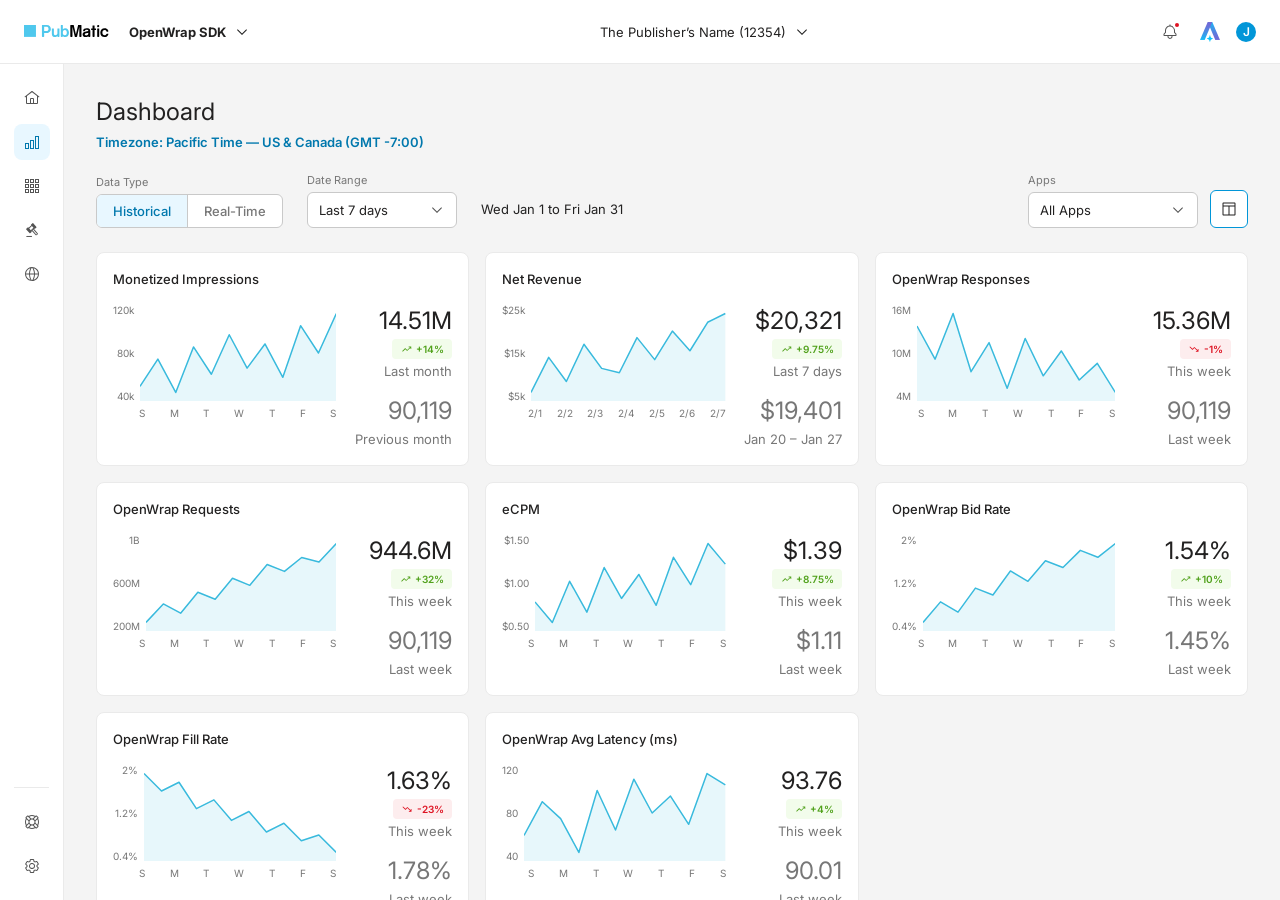
<file: dashboard.html>
<!DOCTYPE html>
<html lang="en">
<head>
<meta charset="utf-8">
<meta name="viewport" content="width=device-width, initial-scale=1">
<title>OpenWrap SDK — Dashboard</title>
<link rel="preconnect" href="https://fonts.googleapis.com">
<link rel="preconnect" href="https://fonts.gstatic.com" crossorigin>
<link href="https://fonts.googleapis.com/css2?family=Inter:wght@400;500;600;700&display=swap" rel="stylesheet">
<style>
  :root{
    --brand-10:#F9FDFF; --brand-20:#E8F7FF; --brand-30:#D5F2FF; --brand-40:#C5EDFF;
    --brand-50:#6DD2FE; --brand-60:#2FBEFE; --brand-70:#05B1FE; --brand-80:#0196D8;
    --brand-90:#0178AD; --brand-100:#016997;
    --gray-10:#FFFFFF; --gray-20:#F9F9F9; --gray-30:#F4F4F4; --gray-40:#EAEAEA;
    --gray-50:#D5D5D5; --gray-60:#C9C9C9; --gray-70:#999999; --gray-80:#777777;
    --gray-90:#545454; --gray-100:#222121;
    --red-20:#FDEDEE; --red-80:#DE1322; --green-20:#F2FCEB; --green-80:#50A11B;
    --orange-20:#FFF6EA; --orange-80:#DA8101;
    --text-primary:#222121; --text-secondary:#0178AD; --text-brand:#0196D8;
    --text-alt:#777777; --text-disabled:#999999; --link:#0196D8;
    --bg-gray:#F4F4F4; --surface:#FFFFFF; --border:#C9C9C9; --border-light:#EAEAEA;
    --divider:#D5D5D5;
    --radius-sm:4px; --radius-md:6px; --radius-lg:8px; --radius-xl:12px;
    --chart-cyan:#39BADD;
    --shadow-menu:0px 2px 6px rgba(34,33,33,0.3);
  }
  *{box-sizing:border-box;}
  html,body{margin:0;padding:0;}
  body{font-family:'Inter',-apple-system,BlinkMacSystemFont,'Segoe UI',Roboto,sans-serif;
    font-size:13px;line-height:20px;color:var(--text-primary);background:var(--bg-gray);}
  svg{display:block;}
  a{color:var(--link);text-decoration:none;}
  button{font-family:inherit;cursor:pointer;}
  h1,h2,h3{margin:0;color:var(--text-primary);font-weight:400;}
  .ic{flex:none;color:var(--text-primary);}
  .s12{width:12px;height:12px;} .s16{width:16px;height:16px;} .s20{width:20px;height:20px;}

  .app{height:100vh;display:flex;flex-direction:column;overflow:hidden;} /* navs stay put; only .content scrolls */

  /* Top Nav (identical to Home) */
  .topnav{height:64px;flex:none;background:var(--surface);border-bottom:1px solid var(--gray-40);
    display:flex;align-items:center;justify-content:space-between;padding:0 24px;position:relative;z-index:50;}
  .tn-group{display:flex;align-items:center;}
  .tn-left{gap:16px;}
  .tn-trigger{display:inline-flex;align-items:center;gap:8px;background:none;border:none;padding:6px 4px;
    color:var(--text-primary);font-size:13px;line-height:20px;border-radius:var(--radius-sm);}
  .tn-trigger:hover{background:var(--gray-30);}
  .tn-prod{font-weight:700;} .tn-acct{font-weight:400;}
  .tn-right{gap:16px;}
  .tn-iconbtn{display:inline-flex;align-items:center;justify-content:center;background:none;border:none;padding:6px;border-radius:var(--radius-sm);color:var(--gray-90);}
  .tn-iconbtn:hover{background:var(--gray-30);}
  .avatar{width:20px;height:20px;border-radius:50%;background:var(--brand-80);color:#fff;font-size:12px;font-weight:600;display:inline-flex;align-items:center;justify-content:center;border:none;}
  .chev{display:inline-flex;align-items:center;line-height:0;color:var(--text-primary);}
  .menu{position:absolute;top:100%;background:var(--surface);border-radius:var(--radius-md);box-shadow:var(--shadow-menu);z-index:60;overflow:hidden;}
  .menu[hidden]{display:none;}
  .menu-row{display:flex;align-items:center;font-size:13px;line-height:20px;color:var(--text-primary);padding:7.5px 16px;width:100%;background:none;border:none;text-align:left;gap:10px;}
  .menu-row:hover{background:var(--gray-30);}
  .menu-prod{width:134px;padding:6px 0;left:24px;}
  .menu-prod .menu-row.active{background:var(--brand-30);color:var(--text-secondary);font-weight:700;}
  .menu-acct{width:431px;left:50%;transform:translateX(-50%);}
  .acct-search{padding:16px;}
  .acct-search .field{display:flex;align-items:center;gap:8px;border:1px solid var(--border);border-radius:var(--radius-md);padding:10px 7.5px;color:var(--text-alt);}
  .acct-search input{border:none;outline:none;font-family:inherit;font-size:13px;color:var(--text-primary);width:100%;background:none;}
  .acct-cols{display:grid;grid-template-columns:1.4fr 1fr 1.2fr;padding:0 0 8px;}
  .acct-colhead{font-size:10px;font-weight:700;line-height:16px;color:var(--gray-60);padding:0 16px 6px;text-transform:uppercase;}
  .acct-cell{font-size:13px;line-height:20px;padding:7.5px 16px;color:var(--text-primary);}
  .acct-row-sel .acct-cell{background:var(--brand-30);}
  .menu-profile{width:210px;right:24px;left:auto;}
  .pf-details{padding:16px;border-bottom:1px solid var(--gray-40);}
  .pf-name{font-size:13px;font-weight:700;line-height:20px;}
  .pf-acct{font-size:13px;font-weight:600;line-height:20px;color:var(--text-alt);margin-top:2px;}
  .pf-table{margin-top:12px;display:flex;flex-direction:column;gap:8px;}
  .pf-trow{display:flex;gap:16px;}
  .pf-label{width:96px;font-size:13px;font-weight:500;color:var(--text-disabled);}
  .pf-val{font-size:13px;color:var(--text-primary);}
  .pf-action{display:flex;align-items:center;gap:10px;font-size:13px;padding:7.5px 16px;color:var(--text-primary);background:none;border:none;width:100%;text-align:left;}
  .pf-action:hover{background:var(--gray-30);}
  /* notifications */
  .bell-wrap{position:relative;display:inline-flex;}
  .notif-dot{position:absolute;top:3px;right:3px;width:8px;height:8px;border-radius:50%;background:var(--red-80);border:2px solid var(--surface);pointer-events:none;}
  .notif-dot[hidden]{display:none;}
  .notif-menu{position:absolute;top:100%;right:0;width:360px;background:var(--surface);border-radius:var(--radius-md);box-shadow:var(--shadow-menu);z-index:60;overflow:hidden;}
  .notif-menu[hidden]{display:none;}
  .notif-head{display:flex;align-items:center;justify-content:space-between;padding:14px 16px;border-bottom:1px solid var(--gray-40);}
  .notif-head .title{font-size:13px;font-weight:600;color:var(--text-primary);}
  .notif-markall{background:none;border:none;font-size:13px;color:var(--link);padding:0;}
  .notif-markall:hover{text-decoration:underline;}
  .notif-markall[hidden]{display:none;}
  .notif-item{display:flex;gap:12px;padding:14px 16px;border-top:1px solid var(--gray-40);position:relative;background:var(--surface);}
  .notif-item:first-of-type{border-top:none;}
  .notif-ic{width:28px;height:28px;flex:none;border-radius:var(--radius-md);display:flex;align-items:center;justify-content:center;}
  .notif-ic.warn{background:var(--orange-20);color:var(--orange-80);}
  .notif-ic.opp{background:var(--brand-20);color:var(--brand-80);}
  .notif-body{flex:1;min-width:0;}
  .notif-title{font-size:13px;font-weight:600;line-height:18px;color:var(--text-primary);padding-right:14px;}
  .notif-support{font-size:13px;line-height:18px;color:var(--text-alt);margin-top:2px;}
  .notif-foot{display:flex;align-items:center;justify-content:space-between;gap:12px;margin-top:8px;}
  .notif-cta{display:inline-flex;align-items:center;gap:5px;background:none;border:none;padding:0;font-size:13px;font-weight:600;color:var(--link);}
  .notif-cta .ic{color:var(--link);}
  .notif-cta:hover{text-decoration:underline;}
  .notif-time{font-size:11px;line-height:16px;color:var(--text-alt);}
  .row-dot{position:absolute;top:16px;right:16px;width:8px;height:8px;border-radius:50%;background:var(--brand-80);}
  .notif-item:not(.is-unread) .row-dot{display:none;}

  /* Body + collapsed side-nav rail (expands on hover) */
  .body{flex:1;position:relative;min-height:0;padding-left:64px;}
  .sidenav{position:absolute;left:0;top:0;bottom:0;width:64px;background:var(--surface);
    border-right:1px solid var(--gray-40);padding:12px 0;display:flex;flex-direction:column;
    overflow:hidden;white-space:nowrap;z-index:40;transition:width .18s ease;}
  .sidenav:hover{width:240px;box-shadow:2px 0 8px rgba(34,33,33,.12);}
  .nav-item{display:flex;align-items:center;height:44px;background:none;border:none;margin:0;padding:0;width:100%;
    text-align:left;color:var(--gray-90);font-size:13px;line-height:20px;text-decoration:none;cursor:pointer;}
  .nav-iconbox{width:36px;height:36px;border-radius:var(--radius-lg);display:flex;align-items:center;
    justify-content:center;flex:none;margin:0 14px;}
  .nav-iconbox .ic{color:var(--gray-90);}
  .nav-item:hover .nav-iconbox{background:var(--gray-30);}
  .nav-item.active .nav-iconbox{background:var(--brand-20);}
  .nav-item.active .nav-iconbox .ic{color:var(--text-secondary);}
  .nav-item.active{color:var(--brand-90);font-weight:600;}
  .nav-label{flex:1;opacity:0;transition:opacity .12s;}
  .nav-count{font-size:11px;font-weight:600;color:var(--text-alt);margin-right:16px;opacity:0;transition:opacity .12s;}
  .nav-groupchev{margin-right:14px;display:inline-flex;align-items:center;line-height:0;opacity:0;transition:opacity .12s,transform .15s;}
  .sidenav:hover .nav-label,.sidenav:hover .nav-count,.sidenav:hover .nav-groupchev{opacity:1;}
  .nav-group[aria-expanded="true"] .nav-groupchev{transform:rotate(180deg);}
  .nav-divider{height:1px;background:var(--gray-40);margin:12px 14px;}
  .nav-spacer{flex:1;}
  .nav-sub{display:flex;flex-direction:column;}
  .sidenav:not(:hover) .nav-sub{display:none;}
  .nav-sub[hidden]{display:none;}
  .nav-subitem{display:flex;align-items:center;height:36px;padding-left:64px;color:var(--gray-90);
    font-size:13px;line-height:20px;text-decoration:none;}
  .nav-subitem:hover{background:var(--gray-30);}
  .nav-subitem.active{background:var(--brand-20);color:var(--brand-90);font-weight:600;}

  .content{height:100%;overflow:auto;background:var(--bg-gray);}
  .wrap{max-width:1320px;margin:0 auto;padding:32px;}

  /* Page title */
  .pt{margin-bottom:20px;}
  .pt h1{font-size:24px;line-height:32px;font-weight:400;}
  .pt .tz{margin-top:4px;font-size:13px;line-height:20px;color:var(--text-secondary);font-weight:600;}

  /* Controls */
  .controls{display:flex;align-items:flex-end;gap:24px;margin-bottom:24px;flex-wrap:wrap;}
  .ctrl{display:flex;flex-direction:column;gap:4px;}
  .ctrl-label{font-size:11px;line-height:16px;color:var(--text-alt);}
  .seg{display:inline-flex;border:1px solid var(--border);border-radius:var(--radius-md);overflow:hidden;background:var(--surface);}
  .seg button{border:none;background:none;padding:8px 16px;font-size:13px;font-weight:500;color:var(--text-alt);}
  .seg button.active{background:var(--brand-20);color:var(--text-secondary);}
  .seg button+button{border-left:1px solid var(--border);}
  .select{display:inline-flex;align-items:center;gap:8px;background:var(--surface);border:1px solid var(--border);border-radius:var(--radius-md);padding:9px 11px;font-size:13px;color:var(--text-primary);min-width:150px;justify-content:space-between;}
  .select .ic{color:var(--gray-90);}
  .range-text{font-size:13px;line-height:20px;color:var(--text-primary);padding-bottom:9px;}
  .controls-right{margin-left:auto;display:flex;align-items:flex-end;gap:12px;}
  .iconbtn-o{display:inline-flex;align-items:center;justify-content:center;width:38px;height:38px;background:var(--surface);border:1px solid var(--brand-80);border-radius:var(--radius-md);color:var(--brand-80);}
  .iconbtn-o:hover{background:var(--brand-20);}
  .app-plat{display:inline-flex;align-items:center;color:var(--text-primary);margin-left:6px;}
  .app-plat-img{height:13px;width:auto;display:block;}
  .ms{position:relative;}
  .ms-trigger{min-width:170px;}
  .ms-panel{position:absolute;top:100%;left:0;margin-top:4px;width:230px;max-height:300px;overflow:auto;background:var(--surface);border:1px solid var(--border);border-radius:var(--radius-md);box-shadow:var(--shadow-menu);z-index:70;padding:6px;}
  .ms-panel[hidden]{display:none;}
  .ms-opt{display:flex;align-items:center;gap:10px;padding:7px 10px;border-radius:var(--radius-sm);font-size:13px;color:var(--text-primary);cursor:pointer;}
  .ms-opt:hover{background:var(--gray-30);}
  .ms-opt input{width:16px;height:16px;accent-color:var(--brand-80);cursor:pointer;margin:0;flex:none;}
  .ms-divider{height:1px;background:var(--gray-40);margin:6px 4px;}

  /* Section title */
  .sec{margin-bottom:24px;}
  .sec-title{display:flex;align-items:center;gap:8px;font-size:20px;line-height:24px;font-weight:500;margin-bottom:12px;}
  .sec-title .info{color:var(--gray-80);}

  .card{background:var(--surface);border:1px solid var(--border-light);border-radius:var(--radius-lg);}

  /* Performance overview grid (Call Out Card With Chart #1) */
  .perf-grid{display:grid;grid-template-columns:repeat(3,1fr);gap:16px;}
  .perf{padding:16px;display:flex;flex-direction:column;gap:16px;overflow:clip;}
  .perf-title{font-size:13px;font-weight:500;color:var(--text-primary);}
  .perf-body{display:flex;gap:12px;}
  .perf-chart{flex:1;min-width:0;}
  .perf-right{width:104px;flex:none;display:flex;flex-direction:column;align-items:flex-end;text-align:right;gap:2px;}
  .perf-val{font-size:24px;line-height:32px;color:var(--text-primary);}
  .perf-period{font-size:13px;line-height:20px;color:var(--text-alt);}
  .perf-cmp-val{font-size:24px;line-height:32px;color:var(--text-alt);margin-top:12px;}
  .perf-cmp-period{font-size:13px;line-height:20px;color:var(--text-alt);}
  .chg{display:inline-flex;align-items:center;gap:4px;padding:2px 8px;border-radius:var(--radius-sm);font-size:10px;font-weight:600;line-height:16px;}
  .chg-up{background:var(--green-20);color:var(--green-80);} .chg-up .ic{color:var(--green-80);}
  .chg-dn{background:var(--red-20);color:var(--red-80);} .chg-dn .ic{color:var(--red-80);}

  /* chart internals */
  .chartwrap{display:flex;gap:6px;height:96px;}
  .yaxis{display:flex;flex-direction:column;justify-content:space-between;align-items:flex-end;}
  .yaxis span{font-size:10px;line-height:1;color:var(--text-alt);}
  .plot{flex:1;min-width:0;height:100%;}
  .plot svg{width:100%;height:100%;}
  .xaxis{display:flex;justify-content:space-between;margin-top:4px;padding-left:26px;}
  .xaxis span{font-size:10px;line-height:16px;color:var(--text-alt);}

  /* Tables */
  .tbl-card{overflow:hidden;}
  table{width:100%;border-collapse:collapse;}
  thead th{background:var(--gray-40);font-size:13px;font-weight:600;color:var(--text-primary);text-align:left;padding:10px 16px;white-space:nowrap;}
  thead th .th-inner{display:flex;align-items:center;gap:6px;}
  thead th.num .th-inner{justify-content:flex-end;}
  thead th .ic{color:var(--gray-90);}
  tbody td{border-top:1px solid var(--gray-40);padding:0 16px;height:52px;font-size:13px;color:var(--text-primary);vertical-align:middle;}
  tbody tr:first-child td{border-top:none;}
  td.num{text-align:right;font-variant-numeric:tabular-nums;}
  .applink{color:var(--link);}
  .app-cell{display:flex;align-items:center;gap:10px;}
  .app-ava{width:24px;height:24px;border-radius:var(--radius-sm);flex:none;display:flex;align-items:center;justify-content:center;color:#fff;font-size:11px;font-weight:600;}
  .app-ico{width:26px;height:26px;flex:none;border-radius:6px;display:block;object-fit:cover;}
  .vh-ds-row{display:grid;grid-template-columns:minmax(320px,380px) 1fr;gap:16px;align-items:start;}
  .vh-card{padding:24px;}
  .vh-details{width:100%;justify-content:center;margin-top:24px;}
  @media (max-width:900px){ .vh-ds-row{grid-template-columns:1fr;} }
  /* Ad Format + Version Health row; Top Demand Sources full-width */
  .af-vh-row{display:grid;grid-template-columns:1fr minmax(320px,380px);gap:16px;align-items:stretch;}
  .af-vh-row > div{display:flex;flex-direction:column;}
  .af-vh-row > div:first-child > .card{flex:1;}
  @media (max-width:900px){ .af-vh-row{grid-template-columns:1fr;} }
  .tds-head{display:flex;align-items:flex-end;justify-content:space-between;gap:16px;flex-wrap:wrap;margin-bottom:12px;}
  .tds-head-left{display:flex;align-items:center;gap:12px;}
  .tds-head-left .sec-title{margin:0;}
  .tds-bar{width:120px;height:8px;border-radius:999px;background:var(--gray-40);overflow:hidden;display:inline-block;}
  .tds-bar i{display:block;height:100%;background:var(--brand-80);border-radius:999px;}
  .tds-total{font-size:13px;color:var(--text-alt);}
  .tds-head-right{display:flex;flex-direction:column;gap:4px;align-items:flex-start;}
  .tds-selects{display:flex;gap:12px;}
  .tds thead th .th-inner{justify-content:space-between;width:100%;}
  .th-lbl{display:inline-flex;align-items:center;gap:6px;}
  /* ---- Version Health drawer (reused from Home) ---- */
  .drawer-backdrop{position:fixed;inset:0;background:rgba(34,33,33,.35);z-index:80;opacity:0;transition:opacity .2s;}
  .drawer-backdrop.show{opacity:1;}
  .drawer-backdrop[hidden]{display:none;}
  .drawer{position:fixed;top:0;right:0;bottom:0;width:448px;max-width:92vw;background:var(--surface);z-index:90;
    box-shadow:-4px 0 24px rgba(16,24,40,.18);display:flex;flex-direction:column;transform:translateX(100%);transition:transform .24s ease;}
  .drawer.show{transform:translateX(0);}
  .drawer[hidden]{display:none;}
  .drawer-head{display:flex;justify-content:flex-end;padding:16px 20px 0;flex:none;}
  .drawer-close{background:none;border:none;padding:6px;border-radius:var(--radius-sm);color:var(--gray-90);}
  .drawer-close:hover{background:var(--gray-30);}
  .drawer-body{padding:0 24px 24px;overflow:auto;}
  .drawer-title{font-size:18px;font-weight:700;line-height:24px;margin-bottom:12px;}
  .vh-sub{font-size:13px;font-weight:600;margin-bottom:12px;}
  .drawer-divider{height:1px;background:var(--gray-40);margin:24px 0;}
  .vh-count-title{font-size:13px;font-weight:600;margin-bottom:16px;}
  .vh-controls{display:flex;align-items:center;justify-content:space-between;gap:12px;margin-bottom:16px;}
  .btn-primary{display:inline-flex;align-items:center;gap:8px;background:var(--brand-80);border:1px solid var(--brand-80);color:#fff;border-radius:var(--radius-lg);font-size:13px;font-weight:500;line-height:20px;padding:8px 16px;white-space:nowrap;}
  .btn-primary .ic{color:#fff;}
  .btn-primary:hover:not(:disabled){background:var(--brand-70);border-color:var(--brand-70);}
  .btn-primary:disabled{background:var(--gray-40);border-color:var(--gray-40);color:var(--text-disabled);cursor:default;}
  .btn-primary:disabled .ic{color:var(--green-80);}
  .chip-warn2{background:var(--orange-20);color:var(--orange-80);}
  .chip-err2{background:var(--red-20);color:var(--red-80);}
  .vh-version{display:flex;align-items:center;gap:10px;margin-bottom:16px;}
  .vh-version .lbl{font-size:13px;color:var(--text-alt);}
  .vh-select{appearance:none;-webkit-appearance:none;font-family:inherit;font-size:13px;color:var(--text-primary);background:var(--surface);border:1px solid var(--border);border-radius:var(--radius-md);padding:8px 32px 8px 11px;cursor:pointer;background-repeat:no-repeat;background-position:right 10px center;background-image:url("data:image/svg+xml;utf8,<svg xmlns='http://www.w3.org/2000/svg' width='16' height='16' viewBox='0 0 16 16'><path d='M8 11L3 6l0.7-0.7L8 9.6l4.3-4.3L13 6z' fill='%23545454'/></svg>");}
  .vh-select:focus{outline:none;border-color:var(--brand-80);}
  .toast{position:fixed;bottom:24px;left:50%;transform:translateX(-50%) translateY(20px);background:var(--gray-100);color:#fff;font-size:13px;font-weight:500;padding:10px 16px;border-radius:var(--radius-md);z-index:100;display:flex;align-items:center;gap:8px;opacity:0;transition:opacity .2s,transform .2s;pointer-events:none;}
  .toast.show{opacity:1;transform:translateX(-50%) translateY(0);}
  .toast .ic{color:#fff;}
  /* Revenue by Ad Format chart */
  .fmt-card{padding:20px 24px 24px;display:flex;flex-direction:column;}
  .fmt-head{display:flex;align-items:center;justify-content:space-between;gap:12px;flex-wrap:wrap;margin-bottom:16px;}
  .fmt-legend-row{display:flex;justify-content:center;margin-top:16px;}
  .fmt-chart{flex:1;display:flex;flex-direction:column;}
  .fmt-range{font-size:11px;color:var(--text-alt);}
  .dv-legend{display:inline-flex;}
  .dv-seg{display:inline-flex;align-items:center;gap:10px;padding:5px 12px;border-top:1px solid var(--gray-50);border-bottom:1px solid var(--gray-50);font-size:13px;color:var(--text-primary);background:var(--surface);}
  .dv-seg.dv-first{border-left:1px solid var(--gray-50);border-radius:6px 0 0 6px;}
  .dv-seg.dv-last{border-right:1px solid var(--gray-50);border-radius:0 6px 6px 0;}
  .dv-swatch{width:12px;height:12px;border-radius:50%;flex:none;}
  .fmt-chartwrap{display:flex;gap:8px;flex:1;min-height:180px;}
  .fmt-yaxis{display:flex;flex-direction:column;justify-content:space-between;align-items:flex-end;}
  .fmt-yaxis span{font-size:10px;color:var(--text-alt);line-height:1;}
  .fmt-plot{flex:1;min-width:0;height:100%;}
  .fmt-plot svg{width:100%;height:100%;}
  .fmt-xaxis{display:flex;justify-content:space-between;margin-top:6px;padding-left:34px;}
  .fmt-xaxis span{font-size:10px;color:var(--text-alt);}
  .rev-cell{display:inline-flex;align-items:center;gap:8px;justify-content:flex-end;}
  .spark-sm{width:72px;height:24px;}

  /* Version health */
  .vh-lead{font-size:13px;line-height:20px;color:var(--text-primary);margin:0 0 20px;max-width:900px;}
  .vh-lead b{font-weight:700;}
  .vh-grid{display:grid;grid-template-columns:1fr 1px 1.2fr;gap:24px;}
  .vh-col-title{font-size:13px;font-weight:600;margin-bottom:16px;}
  .donut-wrap{display:flex;flex-direction:column;align-items:center;gap:20px;}
  .donut{width:160px;height:160px;}
  .vh-legend{width:100%;display:flex;flex-direction:column;gap:12px;}
  .lg-row{display:flex;align-items:center;gap:12px;font-size:13px;}
  .lg-dot{width:12px;height:12px;border-radius:3px;flex:none;}
  .lg-name{width:96px;color:var(--text-primary);}
  .lg-apps{width:70px;color:var(--text-alt);}
  .lg-req{color:var(--text-alt);}
  .vh-divider{background:var(--gray-40);}
  .vh-head{display:flex;align-items:center;justify-content:space-between;margin-bottom:16px;}
  .vh-head h3{font-size:13px;font-weight:600;}
  .tabs{display:inline-flex;gap:0;border:1px solid var(--border);border-radius:var(--radius-md);overflow:hidden;}
  .tabs button{border:none;background:none;padding:6px 14px;font-size:13px;color:var(--text-alt);}
  .tabs button.active{background:var(--brand-20);color:var(--text-secondary);font-weight:600;}
  .tabs button+button{border-left:1px solid var(--border);}
  .btn-secondary{display:inline-flex;align-items:center;gap:8px;background:var(--surface);border:1px solid var(--brand-80);color:var(--brand-80);border-radius:var(--radius-lg);font-size:13px;font-weight:500;line-height:20px;padding:8px 16px;}
  .btn-secondary .ic{color:var(--brand-80);}
  .btn-secondary:hover{background:var(--brand-20);}
  .vh-list{display:flex;flex-direction:column;}
  .vh-item{display:flex;align-items:center;gap:12px;padding:10px 0;border-top:1px solid var(--gray-40);}
  .vh-item:first-child{border-top:none;}
  .vh-ava{width:28px;height:28px;border-radius:50%;flex:none;display:flex;align-items:center;justify-content:center;color:#fff;font-size:12px;font-weight:600;}
  .vh-name{flex:1;font-size:13px;font-weight:500;color:var(--text-primary);}
  .vh-ver{font-size:13px;color:var(--text-alt);font-variant-numeric:tabular-nums;margin-right:12px;}
  .chip{display:inline-flex;align-items:center;padding:4px 10px;border-radius:var(--radius-sm);font-size:12px;font-weight:500;line-height:16px;}
  .chip-warn{background:var(--orange-20);color:var(--orange-80);}
  .chip-err{background:var(--red-20);color:var(--red-80);}
  .vh-more{display:block;text-align:center;margin-top:12px;font-size:13px;font-weight:600;color:var(--link);}

  .proto-note{margin-top:24px;font-size:11px;line-height:16px;color:var(--text-alt);}
  .proto-note b{color:var(--gray-90);font-weight:600;}
</style>
<!-- Maze universal snippet -->
<script>
(function (m, a, z, e) {
  var s, t, u, v;
  try {
    t = m.sessionStorage.getItem('maze-us');
  } catch (err) {}

  if (!t) {
    t = new Date().getTime();
    try {
      m.sessionStorage.setItem('maze-us', t);
    } catch (err) {}
  }

  u = document.currentScript || (function () {
    var w = document.getElementsByTagName('script');
    return w[w.length - 1];
  })();
  v = u && u.nonce;

  s = a.createElement('script');
  s.src = z + '?apiKey=' + e;
  s.async = true;
  if (v) s.setAttribute('nonce', v);
  a.getElementsByTagName('head')[0].appendChild(s);
  m.mazeUniversalSnippetApiKey = e;
})(window, document, 'https://snippet.maze.co/maze-universal-loader.js', '9abd2db5-4a2a-4b53-b220-8f7d677d7114');
</script>
</head>
<body>

<!-- ICON SPRITE -->
<svg width="0" height="0" style="position:absolute" aria-hidden="true">
  <symbol id="i-chevron-down" viewBox="0 0 16 16"><path d="M8 11L3 6.00005L3.7 5.30005L8 9.60005L12.3 5.30005L13 6.00005L8 11Z" fill="currentColor"/></symbol>
  <symbol id="i-chevron-up" viewBox="0 0 16 16"><path d="M8 5L13 10L12.3 10.7L8 6.4L3.7 10.7L3 10L8 5Z" fill="currentColor"/></symbol>
  <symbol id="i-alert" viewBox="0 0 16 16"><path d="M14.3535 9.6465L13 8.29295V6.5C12.9984 5.26098 12.5374 4.06655 11.7062 3.1477C10.875 2.22884 9.73266 1.65082 8.5 1.5254V0.5H7.5V1.5254C6.26734 1.65082 5.12496 2.22884 4.29377 3.1477C3.46257 4.06655 3.0016 5.26098 3 6.5V8.29295L1.64645 9.6465C1.55269 9.74025 1.50002 9.86741 1.5 10V11.5C1.5 11.6326 1.55268 11.7598 1.64645 11.8536C1.74021 11.9473 1.86739 12 2 12H5.5V12.3884C5.48916 13.0227 5.71276 13.6387 6.12794 14.1183C6.54313 14.598 7.1207 14.9076 7.75 14.9878C8.09757 15.0222 8.44852 14.9836 8.78026 14.8743C9.112 14.765 9.4172 14.5875 9.67622 14.3532C9.93524 14.1189 10.1423 13.8329 10.2842 13.5138C10.4261 13.1946 10.4996 12.8493 10.5 12.5V12H14C14.1326 12 14.2598 11.9473 14.3536 11.8536C14.4473 11.7598 14.5 11.6326 14.5 11.5V10C14.5 9.86741 14.4473 9.74025 14.3535 9.6465ZM9.5 12.5C9.5 12.8978 9.34196 13.2794 9.06066 13.5607C8.77936 13.842 8.39782 14 8 14C7.60218 14 7.22064 13.842 6.93934 13.5607C6.65804 13.2794 6.5 12.8978 6.5 12.5V12H9.5V12.5ZM13.5 11H2.5V10.2071L3.8535 8.8535C3.94727 8.75975 3.99997 8.6326 4 8.5V6.5C4 5.43913 4.42143 4.42172 5.17157 3.67157C5.92172 2.92143 6.93913 2.5 8 2.5C9.06087 2.5 10.0783 2.92143 10.8284 3.67157C11.5786 4.42172 12 5.43913 12 6.5V8.5C12 8.6326 12.0527 8.75975 12.1465 8.8535L13.5 10.2071V11Z" fill="currentColor"/></symbol>
  <symbol id="i-home" viewBox="0 0 32 32"><path d="M16.6123,2.2138a1.01,1.01,0,0,0-1.2427,0L1,13.4194l1.2427,1.5717L4,13.6209V26a2.0041,2.0041,0,0,0,2,2H26a2.0037,2.0037,0,0,0,2-2V13.63L29.7573,15,31,13.4282ZM18,26H14V18h4Zm2,0V18a2.0023,2.0023,0,0,0-2-2H14a2.002,2.002,0,0,0-2,2v8H6V12.0615l10-7.79,10,7.8005V26Z" fill="currentColor"/></symbol>
  <symbol id="i-apps" viewBox="0 0 16 16"><path d="M4 2V4H2V2H4ZM5 1H1V5H5V1ZM9 2V4H7V2H9ZM10 1H6V5H10V1ZM14 2V4H12V2H14ZM15 1H11V5H15V1ZM4 7V9H2V7H4ZM5 6H1V10H5V6ZM9 7V9H7V7H9ZM10 6H6V10H10V6ZM14 7V9H12V7H14ZM15 6H11V10H15V6ZM4 12V14H2V12H4ZM5 11H1V15H5V11ZM9 12V14H7V12H9ZM10 11H6V15H10V11ZM14 12V14H12V12H14ZM15 11H11V15H15V11Z" fill="currentColor"/></symbol>
  <symbol id="i-reporting" viewBox="0 0 16 16"><path d="M15 15H11V2H15V15ZM12 14H14V3H12V14Z" fill="currentColor"/><path d="M10 15H6V6H10V15ZM7 14H9V7H7V14Z" fill="currentColor"/><path d="M5 15H1V9H5V15ZM2 14H4V10H2V14Z" fill="currentColor"/></symbol>
  <symbol id="i-bid" viewBox="0 0 16 16"><path fill-rule="evenodd" clip-rule="evenodd" d="M7.09968 2.41405C6.89261 2.59674 6.87285 2.9127 7.05554 3.11977L7.27745 3.3713L4.5996 5.73386L4.39393 5.50075C4.21124 5.29368 3.89528 5.27392 3.68821 5.45661L2.27371 6.70457C2.06664 6.88726 2.04687 7.20323 2.22956 7.4103L5.48531 11.1005C5.668 11.3076 5.98396 11.3274 6.19104 11.1447L7.60553 9.8967C7.81261 9.71401 7.83237 9.39804 7.64968 9.19097L7.42788 8.93958L7.66927 8.72661L11.5215 13.0929C11.6674 13.2583 11.8863 13.347 12.1299 13.3397C12.3737 13.3326 12.6228 13.2297 12.8216 13.0549L13.5155 12.4428C13.6136 12.3562 13.6976 12.2536 13.7607 12.1421C13.8239 12.0307 13.8661 11.9117 13.8846 11.7924C13.9031 11.6732 13.8981 11.5553 13.8686 11.4467C13.8392 11.338 13.7875 11.2396 13.7154 11.1578L9.86291 6.79124L10.1057 6.57701L10.3113 6.80999C10.494 7.01707 10.8099 7.03683 11.017 6.85414L12.4315 5.60618C12.6386 5.42349 12.6583 5.10752 12.4757 4.90045L9.21991 1.21023C9.03722 1.00316 8.72126 0.983395 8.51418 1.16609L7.09968 2.41405ZM12.2714 12.4313L8.41914 8.06502L9.11304 7.45283L12.9655 11.8194L12.2714 12.4313ZM7.93903 4.12117L9.44415 5.82714L6.7663 8.18971L5.26118 6.48373L7.93903 4.12117Z" fill="currentColor"/><path d="M2.37109 13.9595H7.91365V14.9595H2.37109V13.9595Z" fill="currentColor"/></symbol>
  <symbol id="i-domains" viewBox="0 0 16 16"><path d="M8 1C6.61553 1 5.26216 1.41054 4.11101 2.17971C2.95987 2.94888 2.06266 4.04213 1.53285 5.32122C1.00303 6.6003 0.86441 8.00776 1.13451 9.36563C1.4046 10.7235 2.07129 11.9708 3.05026 12.9497C4.02922 13.9287 5.2765 14.5954 6.63437 14.8655C7.99224 15.1356 9.3997 14.997 10.6788 14.4672C11.9579 13.9373 13.0511 13.0401 13.8203 11.889C14.5895 10.7378 15 9.38447 15 8C15 6.14348 14.2625 4.36301 12.9497 3.05025C11.637 1.7375 9.85652 1 8 1ZM14 7.5H11C10.9416 5.65854 10.4646 3.85458 9.605 2.225C10.7893 2.54895 11.8457 3.22842 12.6316 4.17171C13.4175 5.115 13.8952 6.27669 14 7.5ZM8 14C7.88846 14.0075 7.77654 14.0075 7.665 14C6.62915 12.3481 6.05426 10.4491 6 8.5H10C9.95026 10.4477 9.38058 12.3466 8.35 14C8.23348 14.0082 8.11653 14.0082 8 14ZM6 7.5C6.04975 5.55234 6.61942 3.65341 7.65 2C7.87264 1.97498 8.09737 1.97498 8.32 2C9.36114 3.6504 9.94124 5.54953 10 7.5H6ZM6.38 2.225C5.52565 3.85582 5.05373 5.65972 5 7.5H2C2.10485 6.27669 2.58247 5.115 3.3684 4.17171C4.15432 3.22842 5.21072 2.54895 6.395 2.225H6.38ZM2.025 8.5H5.025C5.07718 10.3399 5.54739 12.1438 6.4 13.775C5.21943 13.4476 4.16739 12.7666 3.38528 11.8236C2.60317 10.8806 2.12848 9.72076 2.025 8.5ZM9.605 13.775C10.4646 12.1454 10.9416 10.3415 11 8.5H14C13.8952 9.72331 13.4175 10.885 12.6316 11.8283C11.8457 12.7716 10.7893 13.4511 9.605 13.775Z" fill="currentColor"/></symbol>
  <symbol id="i-settings" viewBox="0 0 16 16"><path d="M13.5 8.37996C13.5 8.25496 13.5 8.12996 13.5 7.99996C13.5 7.86996 13.5 7.74496 13.5 7.61496L14.46 6.77496C14.637 6.61898 14.7531 6.40547 14.7879 6.17216C14.8226 5.93885 14.7738 5.70075 14.65 5.49996L13.47 3.49996C13.3823 3.34809 13.2562 3.22195 13.1044 3.13419C12.9526 3.04643 12.7804 3.00014 12.605 2.99996C12.4963 2.99913 12.3882 3.01601 12.285 3.04996L11.07 3.45996C10.8602 3.32056 10.6414 3.19529 10.415 3.08496L10.16 1.82496C10.1143 1.59476 9.98905 1.38798 9.80623 1.24081C9.62341 1.09364 9.39466 1.01546 9.16 1.01996H6.82C6.58535 1.01546 6.3566 1.09364 6.17378 1.24081C5.99096 1.38798 5.86573 1.59476 5.82 1.82496L5.565 3.08496C5.33697 3.19526 5.11649 3.32053 4.905 3.45996L3.715 3.02996C3.61065 3.00277 3.50259 2.99264 3.395 2.99996C3.21964 3.00014 3.04741 3.04643 2.89559 3.13419C2.74376 3.22195 2.61769 3.34809 2.53 3.49996L1.35 5.49996C1.2333 5.70045 1.18993 5.93529 1.22733 6.16424C1.26473 6.39319 1.38057 6.60202 1.555 6.75496L2.5 7.61996C2.5 7.74496 2.5 7.86996 2.5 7.99996C2.5 8.12996 2.5 8.25496 2.5 8.38496L1.555 9.22496C1.37564 9.37896 1.25663 9.59152 1.2191 9.82493C1.18158 10.0583 1.22795 10.2975 1.35 10.5L2.53 12.5C2.61769 12.6518 2.74376 12.778 2.89559 12.8657C3.04741 12.9535 3.21964 12.9998 3.395 13C3.50368 13.0008 3.61176 12.9839 3.715 12.95L4.93 12.54C5.13977 12.6794 5.35859 12.8046 5.585 12.915L5.84 14.175C5.88573 14.4052 6.01096 14.6119 6.19378 14.7591C6.3766 14.9063 6.60535 14.9845 6.84 14.98H9.2C9.43466 14.9845 9.66341 14.9063 9.84623 14.7591C10.029 14.6119 10.1543 14.4052 10.2 14.175L10.455 12.915C10.683 12.8047 10.9035 12.6794 11.115 12.54L12.325 12.95C12.4282 12.9839 12.5363 13.0008 12.645 13C12.8204 12.9998 12.9926 12.9535 13.1444 12.8657C13.2962 12.778 13.4223 12.6518 13.51 12.5L14.65 10.5C14.7667 10.2995 14.8101 10.0646 14.7727 9.83568C14.7353 9.60672 14.6194 9.3979 14.445 9.24496L13.5 8.37996ZM12.605 12L10.89 11.42C10.4885 11.76 10.0297 12.0258 9.535 12.205L9.18 14H6.82L6.465 12.225C5.97422 12.0407 5.51786 11.7754 5.115 11.44L3.395 12L2.215 9.99996L3.575 8.79996C3.48255 8.28239 3.48255 7.75253 3.575 7.23496L2.215 5.99996L3.395 3.99996L5.11 4.57996C5.51147 4.23991 5.97031 3.97409 6.465 3.79496L6.82 1.99996H9.18L9.535 3.77496C10.0258 3.95917 10.4821 4.22453 10.885 4.55996L12.605 3.99996L13.785 5.99996L12.425 7.19996C12.5175 7.71753 12.5175 8.24739 12.425 8.76496L13.785 9.99996L12.605 12Z" fill="currentColor"/><path d="M8 11C7.40666 11 6.82664 10.824 6.33329 10.4944C5.83995 10.1647 5.45543 9.69619 5.22837 9.14801C5.0013 8.59983 4.94189 7.99663 5.05765 7.41469C5.1734 6.83275 5.45913 6.2982 5.87868 5.87864C6.29824 5.45908 6.83279 5.17336 7.41473 5.0576C7.99668 4.94185 8.59988 5.00126 9.14805 5.22832C9.69623 5.45538 10.1648 5.8399 10.4944 6.33325C10.8241 6.8266 11 7.40662 11 7.99996C11.004 8.39504 10.9292 8.78695 10.7798 9.15274C10.6305 9.51853 10.4096 9.85084 10.1303 10.1302C9.85089 10.4096 9.51857 10.6304 9.15278 10.7798C8.787 10.9291 8.39508 11.004 8 11ZM8 5.99996C7.73568 5.9938 7.47285 6.04133 7.22741 6.13965C6.98198 6.23798 6.75904 6.38508 6.57208 6.57204C6.38512 6.75899 6.23803 6.98193 6.1397 7.22737C6.04137 7.4728 5.99385 7.73563 6 7.99996C5.99385 8.26429 6.04137 8.52712 6.1397 8.77255C6.23803 9.01799 6.38512 9.24092 6.57208 9.42788C6.75904 9.61484 6.98198 9.76193 7.22741 9.86026C7.47285 9.95859 7.73568 10.0061 8 9.99996C8.26433 10.0061 8.52716 9.95859 8.7726 9.86026C9.01803 9.76193 9.24097 9.61484 9.42793 9.42788C9.61489 9.24092 9.76198 9.01799 9.86031 8.77255C9.95864 8.52712 10.0062 8.26429 10 7.99996C10.0062 7.73563 9.95864 7.4728 9.86031 7.22737C9.76198 6.98193 9.61489 6.75899 9.42793 6.57204C9.24097 6.38508 9.01803 6.23798 8.7726 6.13965C8.52716 6.04133 8.26433 5.9938 8 5.99996Z" fill="currentColor"/></symbol>
  <symbol id="i-support" viewBox="0 0 16 16"><path d="M14.113 11.4061C14.6946 10.3651 15 9.19256 15 8.00013C15 6.80769 14.6946 5.63511 14.113 4.59413L14.207 4.50013C14.3943 4.31246 14.4994 4.05819 14.4994 3.7931C14.4994 3.52801 14.3943 3.27374 14.207 3.08608L12.9142 1.79308C12.7265 1.60589 12.4722 1.50077 12.2071 1.50077C11.942 1.50077 11.6877 1.60589 11.5 1.79308L11.4061 1.88683C10.3651 1.3053 9.1925 1 8.00005 1C6.80761 1 5.63502 1.3053 4.59398 1.88683L4.49998 1.79308C4.31229 1.60584 4.058 1.50069 3.79288 1.50069C3.52776 1.50069 3.27347 1.60584 3.08578 1.79308L1.79293 3.08608C1.6057 3.27374 1.50055 3.52801 1.50055 3.7931C1.50055 4.05819 1.6057 4.31246 1.79293 4.50013L1.88683 4.59388C1.3053 5.63498 1 6.80762 1 8.00013C1 9.19263 1.3053 10.3653 1.88683 11.4064L1.79293 11.5001C1.6057 11.6878 1.50055 11.9421 1.50055 12.2072C1.50055 12.4722 1.6057 12.7265 1.79293 12.9142L3.08578 14.2072C3.27345 14.3945 3.52775 14.4996 3.79288 14.4996C4.05801 14.4996 4.31231 14.3945 4.49998 14.2072L4.59398 14.1132C5.635 14.6947 6.80757 15.0001 8.00002 15.0001C9.19247 15.0002 10.3651 14.6949 11.4061 14.1134L11.5 14.2072C11.6877 14.3945 11.942 14.4996 12.2071 14.4996C12.4722 14.4996 12.7265 14.3945 12.9142 14.2072L14.207 12.9142C14.3943 12.7265 14.4994 12.4722 14.4994 12.2072C14.4994 11.9421 14.3943 11.6878 14.207 11.5001L14.113 11.4061ZM14 8.00013C13.9997 8.92524 13.7849 9.8377 13.3727 10.6659L11.4253 8.71838C11.5249 8.24472 11.5249 7.75553 11.4253 7.28188L13.3727 5.33438C13.7849 6.16255 13.9997 7.07501 14 8.00013ZM13.5 3.79308L11.0327 6.26038C10.7231 5.7231 10.2772 5.27709 9.73998 4.96743L12.2071 2.50013L13.5 3.79308ZM7.99998 10.5001C7.50553 10.5001 7.02218 10.3535 6.61105 10.0788C6.19993 9.8041 5.8795 9.41365 5.69028 8.95683C5.50106 8.50002 5.45155 7.99735 5.54802 7.5124C5.64448 7.02745 5.88258 6.58199 6.23221 6.23236C6.58184 5.88273 7.0273 5.64463 7.51225 5.54816C7.99721 5.4517 8.49987 5.50121 8.95669 5.69043C9.4135 5.87965 9.80395 6.20008 10.0787 6.6112C10.3534 7.02232 10.5 7.50567 10.5 8.00013C10.4992 8.66294 10.2356 9.29838 9.76691 9.76706C9.29823 10.2357 8.66279 10.4994 7.99998 10.5001ZM10.6577 2.63538L8.71823 4.57483C8.24458 4.47523 7.75538 4.47523 7.28173 4.57483L5.34228 2.63538C6.17134 2.23603 7.07975 2.02864 7.99998 2.02864C8.92021 2.02864 9.82861 2.23603 10.6577 2.63538ZM3.79293 2.50013L6.26023 4.96743C5.72295 5.27708 5.27694 5.72309 4.96728 6.26038L2.49998 3.79308L3.79293 2.50013ZM1.99998 8.00013C2.0003 7.07507 2.21502 6.16268 2.62728 5.33458L4.57468 7.28188C4.47508 7.75553 4.47508 8.24472 4.57468 8.71838L2.62728 10.6657C2.21502 9.83757 2.0003 8.92518 1.99998 8.00013ZM3.79283 13.5001L2.49998 12.2072L4.96728 9.74013C5.27691 10.2774 5.72293 10.7234 6.26023 11.0331L3.79283 13.5001ZM5.34228 13.3651L7.28173 11.4257C7.75538 11.5253 8.24458 11.5253 8.71823 11.4257L10.6577 13.3651C9.82861 13.7645 8.92021 13.9719 7.99998 13.9719C7.07975 13.9719 6.17134 13.7645 5.34228 13.3651ZM12.2073 13.5001L9.73998 11.0328C10.2771 10.7232 10.7231 10.2773 11.0327 9.74013L13.5 12.2072L12.2073 13.5001Z" fill="currentColor"/></symbol>
  <symbol id="i-arrow-right" viewBox="0 0 16 16"><path d="M9 3L8.285 3.6965L12.075 7.5H2V8.5H12.075L8.285 12.2865L9 13L14 8L9 3Z" fill="currentColor"/></symbol>
  <symbol id="i-warning-1" viewBox="0 0 16 16"><path d="M8 1C6.61553 1 5.26216 1.41054 4.11101 2.17971C2.95987 2.94888 2.06266 4.04213 1.53285 5.32122C1.00303 6.6003 0.86441 8.00776 1.13451 9.36563C1.4046 10.7235 2.07129 11.9708 3.05026 12.9497C4.02922 13.9287 5.2765 14.5954 6.63437 14.8655C7.99224 15.1356 9.3997 14.997 10.6788 14.4672C11.9579 13.9373 13.0511 13.0401 13.8203 11.889C14.5895 10.7378 15 9.38447 15 8C15 6.14348 14.2625 4.36301 12.9497 3.05025C11.637 1.7375 9.85652 1 8 1ZM8 14C6.81332 14 5.65328 13.6481 4.66658 12.9888C3.67989 12.3295 2.91085 11.3925 2.45673 10.2961C2.0026 9.19974 1.88378 7.99334 2.11529 6.82946C2.3468 5.66557 2.91825 4.59647 3.75736 3.75736C4.59648 2.91824 5.66558 2.3468 6.82946 2.11529C7.99335 1.88378 9.19975 2.0026 10.2961 2.45672C11.3925 2.91085 12.3295 3.67988 12.9888 4.66658C13.6481 5.65327 14 6.81331 14 8C14 9.5913 13.3679 11.1174 12.2426 12.2426C11.1174 13.3679 9.5913 14 8 14Z" fill="currentColor"/><path d="M8.5 4H7.5V9.5H8.5V4Z" fill="currentColor"/><path d="M8 11C7.85167 11 7.70666 11.044 7.58333 11.1264C7.45999 11.2088 7.36386 11.3259 7.30709 11.463C7.25033 11.6 7.23548 11.7508 7.26441 11.8963C7.29335 12.0418 7.36478 12.1754 7.46967 12.2803C7.57456 12.3852 7.7082 12.4566 7.85369 12.4856C7.99917 12.5145 8.14997 12.4997 8.28701 12.4429C8.42406 12.3861 8.54119 12.29 8.6236 12.1667C8.70602 12.0433 8.75 11.8983 8.75 11.75C8.75 11.5511 8.67098 11.3603 8.53033 11.2197C8.38968 11.079 8.19892 11 8 11Z" fill="currentColor"/></symbol>
  <symbol id="i-yield" viewBox="0 0 16 16"><path d="M15 4.5H11.5V5.5H13.295L9.5 9.295L7.355 7.145C7.30852 7.09814 7.25322 7.06094 7.19229 7.03555C7.13136 7.01017 7.06601 6.9971 7 6.9971C6.93399 6.9971 6.86864 7.01017 6.80771 7.03555C6.74678 7.06094 6.69148 7.09814 6.645 7.145L3 10.795L3.705 11.5L7 8.205L9.145 10.355C9.19148 10.4019 9.24678 10.4391 9.30771 10.4644C9.36864 10.4898 9.43399 10.5029 9.5 10.5029C9.56601 10.5029 9.63136 10.4898 9.69229 10.4644C9.75322 10.4391 9.80852 10.4019 9.855 10.355L14 6.205V8H15V4.5Z" fill="currentColor"/><mask id="mask0_6426_7d" style="mask-type:luminance" maskUnits="userSpaceOnUse" x="3" y="3" width="4" height="4"><path d="M6.90681 4.88578C5.72801 4.61538 5.38323 4.27506 5.11299 3.09091C5.08503 2.9697 4.91264 2.9697 4.88468 3.09091C4.61444 4.2704 4.27432 4.61538 3.09086 4.88578C2.96971 4.91375 2.96971 5.08625 3.09086 5.11422C4.26966 5.38462 4.61444 5.72494 4.88468 6.90909C4.91264 7.0303 5.08503 7.0303 5.11299 6.90909C5.38323 5.7296 5.72336 5.38462 6.90681 5.11422C6.96739 5.10023 7 5.04895 7 4.99767C7 4.94639 6.96739 4.8951 6.90681 4.88112" fill="white"/></mask><g mask="url(#mask0_6426_7d)"><path d="M7.66046 7.70711V2.29297L2.29296 2.29297V7.70711H7.66046Z" fill="currentColor"/></g></symbol>
  <symbol id="i-edit" viewBox="0 0 16 16"><path d="M15 13H1V14H15V13Z" fill="currentColor"/><path d="M12.7 4.5C13.1 4.1 13.1 3.5 12.7 3.1L10.9 1.3C10.5 0.9 9.9 0.9 9.5 1.3L2 8.8V12H5.2L12.7 4.5ZM10.2 2L12 3.8L10.5 5.3L8.7 3.5L10.2 2ZM3 11V9.2L8 4.2L9.8 6L4.8 11H3Z" fill="currentColor"/></symbol>
  <symbol id="i-trend-up" viewBox="0 0 16 16"><path d="M15 4.5H11.5V5.5H13.295L9.5 9.295L7.355 7.145C7.30852 7.09814 7.25322 7.06094 7.19229 7.03555C7.13136 7.01017 7.06601 6.9971 7 6.9971C6.93399 6.9971 6.86864 7.01017 6.80771 7.03555C6.74678 7.06094 6.69148 7.09814 6.645 7.145L3 10.795L3.705 11.5L7 8.205L9.145 10.355C9.19148 10.4019 9.24678 10.4391 9.30771 10.4644C9.36864 10.4898 9.43399 10.5029 9.5 10.5029C9.56601 10.5029 9.63136 10.4898 9.69229 10.4644C9.75322 10.4391 9.80852 10.4019 9.855 10.355L14 6.205V8H15V4.5Z" fill="currentColor"/></symbol>
  <symbol id="i-trend-down" viewBox="0 0 16 16"><path d="M10.5 11.5H14V8H13V9.795L8.855 5.645C8.80852 5.59814 8.75322 5.56094 8.69229 5.53555C8.63136 5.51017 8.56601 5.4971 8.5 5.4971C8.43399 5.4971 8.36864 5.51017 8.30771 5.53555C8.24678 5.56094 8.19148 5.59814 8.145 5.645L6 7.795L2.705 4.5L2 5.205L5.645 8.855C5.69148 8.90186 5.74678 8.93906 5.80771 8.96445C5.86864 8.98983 5.93399 9.0029 6 9.0029C6.06601 9.0029 6.13136 8.98983 6.19229 8.96445C6.25322 8.93906 6.30852 8.90186 6.355 8.855L8.5 6.705L12.295 10.5H10.5V11.5Z" fill="currentColor"/></symbol>
  <symbol id="i-chevron-sort" viewBox="0 0 16 16"><path d="M8 14L4.5 10.5L5.205 9.795L8 12.585L10.795 9.795L11.5 10.5L8 14Z" fill="currentColor"/><path d="M8 2L11.5 5.5L10.795 6.205L8 3.415L5.205 6.205L4.5 5.5L8 2Z" fill="currentColor"/></symbol>
  <symbol id="i-filter" viewBox="0 0 16 16"><path d="M9 14H7C6.73478 14 6.48043 13.8946 6.29289 13.7071C6.10536 13.5196 6 13.2652 6 13V9.205L2.295 5.5C2.10721 5.31332 2.00112 5.05979 2 4.795V3C2 2.73478 2.10536 2.48043 2.29289 2.29289C2.48043 2.10536 2.73478 2 3 2H13C13.2652 2 13.5196 2.10536 13.7071 2.29289C13.8946 2.48043 14 2.73478 14 3V4.795C13.9989 5.05979 13.8928 5.31332 13.705 5.5L10 9.205V13C10 13.2652 9.89464 13.5196 9.70711 13.7071C9.51957 13.8946 9.26522 14 9 14ZM3 3V4.795L7 8.795V13H9V8.795L13 4.795V3H3Z" fill="currentColor"/></symbol>
  <symbol id="i-columns" viewBox="0 0 16 16"><path d="M13.5 1.5H2.5C2.23478 1.5 1.98043 1.60536 1.79289 1.79289C1.60536 1.98043 1.5 2.23478 1.5 2.5V13.5C1.5 13.7652 1.60536 14.0196 1.79289 14.2071C1.98043 14.3946 2.23478 14.5 2.5 14.5H13.5C13.7652 14.5 14.0196 14.3946 14.2071 14.2071C14.3946 14.0196 14.5 13.7652 14.5 13.5V2.5C14.5 2.23478 14.3946 1.98043 14.2071 1.79289C14.0196 1.60536 13.7652 1.5 13.5 1.5ZM13.5 2.5V4.5H2.5V2.5H13.5ZM7.5 13.5H2.5V5.5H7.5V13.5ZM8.5 13.5V5.5H11H13.5V13.5H8.5Z" fill="currentColor"/></symbol>
  <symbol id="i-calendar" viewBox="0 0 16 16"><path d="M13 2H11V1H10V2H6V1H5V2H3C2.45 2 2 2.45 2 3V13C2 13.55 2.45 14 3 14H13C13.55 14 14 13.55 14 13V3C14 2.45 13.55 2 13 2ZM13 13H3V6H13V13ZM13 5H3V3H5V4H6V3H10V4H11V3H13V5Z" fill="currentColor"/></symbol>
  <symbol id="i-information" viewBox="0 0 16 16"><path d="M8.5 11V7H6.5V8H7.5V11H6V12H10V11H8.5Z" fill="currentColor"/><path d="M8 4C7.85167 4 7.70666 4.04399 7.58333 4.1264C7.45999 4.20881 7.36386 4.32595 7.30709 4.46299C7.25033 4.60004 7.23548 4.75084 7.26441 4.89632C7.29335 5.04181 7.36478 5.17544 7.46967 5.28033C7.57456 5.38522 7.7082 5.45665 7.85369 5.48559C7.99917 5.51453 8.14997 5.49968 8.28701 5.44291C8.42406 5.38615 8.54119 5.29002 8.6236 5.16668C8.70602 5.04334 8.75 4.89834 8.75 4.75C8.75 4.55109 8.67098 4.36033 8.53033 4.21967C8.38968 4.07902 8.19892 4 8 4Z" fill="currentColor"/><path d="M8 15C6.61553 15 5.26216 14.5895 4.11101 13.8203C2.95987 13.0511 2.06266 11.9579 1.53285 10.6788C1.00303 9.3997 0.86441 7.99224 1.13451 6.63437C1.4046 5.2765 2.07129 4.02922 3.05026 3.05026C4.02922 2.07129 5.2765 1.4046 6.63437 1.13451C7.99224 0.86441 9.3997 1.00303 10.6788 1.53285C11.9579 2.06266 13.0511 2.95987 13.8203 4.11101C14.5895 5.26216 15 6.61553 15 8C15 9.85652 14.2625 11.637 12.9497 12.9497C11.637 14.2625 9.85652 15 8 15ZM8 2C6.81332 2 5.65328 2.3519 4.66658 3.01119C3.67989 3.67047 2.91085 4.60755 2.45673 5.7039C2.0026 6.80026 1.88378 8.00666 2.11529 9.17054C2.3468 10.3344 2.91825 11.4035 3.75736 12.2426C4.59648 13.0818 5.66558 13.6532 6.82946 13.8847C7.99335 14.1162 9.19975 13.9974 10.2961 13.5433C11.3925 13.0892 12.3295 12.3201 12.9888 11.3334C13.6481 10.3467 14 9.18669 14 8C14 6.4087 13.3679 4.88258 12.2426 3.75736C11.1174 2.63214 9.5913 2 8 2Z" fill="currentColor"/></symbol>
  <symbol id="i-search" viewBox="0 0 16 16"><path d="M15.7 14.3L11.9 10.5C12.9 9.3 13.5 7.7 13.5 6C13.5 2.4 10.6 -0.5 7 -0.5C3.4 -0.5 0.5 2.4 0.5 6C0.5 9.6 3.4 12.5 7 12.5C8.7 12.5 10.3 11.9 11.5 10.9L15.3 14.7L15.7 14.3ZM1.5 6C1.5 3 3.9 0.5 7 0.5C10.1 0.5 12.5 3 12.5 6C12.5 9 10.1 11.5 7 11.5C3.9 11.5 1.5 9 1.5 6Z" fill="currentColor"/></symbol>
  <symbol id="i-close-small" viewBox="0 0 16 16"><path d="M12 4.7L11.3 4L8 7.3L4.7 4L4 4.7L7.3 8L4 11.3L4.7 12L8 8.7L11.3 12L12 11.3L8.7 8L12 4.7Z" fill="currentColor"/></symbol>
  <symbol id="i-copy" viewBox="0 0 16 16"><path d="M14 5V14H5V5H14ZM14 4H5C4.73478 4 4.48043 4.10536 4.29289 4.29289C4.10536 4.48043 4 4.73478 4 5V14C4 14.2652 4.10536 14.5196 4.29289 14.7071C4.48043 14.8946 4.73478 15 5 15H14C14.2652 15 14.5196 14.8946 14.7071 14.7071C14.8946 14.5196 15 14.2652 15 14V5C15 4.73478 14.8946 4.48043 14.7071 4.29289C14.5196 4.10536 14.2652 4 14 4Z" fill="currentColor"/><path d="M2 9H1V2C1 1.73478 1.10536 1.48043 1.29289 1.29289C1.48043 1.10536 1.73478 1 2 1H9V2H2V9Z" fill="currentColor"/></symbol>
  <symbol id="i-complete" viewBox="0 0 16 16"><path d="M8.5 1C7.11553 1 5.76216 1.41054 4.61101 2.17971C3.45987 2.94888 2.56266 4.04213 2.03285 5.32122C1.50303 6.6003 1.36441 8.00776 1.63451 9.36563C1.9046 10.7235 2.57129 11.9708 3.55026 12.9497C4.52922 13.9287 5.7765 14.5954 7.13437 14.8655C8.49224 15.1356 9.8997 14.997 11.1788 14.4672C12.4579 13.9373 13.5511 13.0401 14.3203 11.889C15.0895 10.7378 15.5 9.38447 15.5 8C15.5 6.14348 14.7625 4.36301 13.4497 3.05025C12.137 1.7375 10.3565 1 8.5 1ZM7.5 10.7954L5 8.2954L5.7953 7.5L7.5 9.2046L11.205 5.5L12.0029 6.29295L7.5 10.7954Z" fill="currentColor"/></symbol>
  <symbol id="i-mobile-ios" viewBox="0 0 16 16"><path fill-rule="evenodd" clip-rule="evenodd" d="M11.4943 2.5H11.4416C11.0471 2.56083 10.6354 2.83417 10.4109 3.14134C10.2014 3.42652 10.0235 3.78113 10.0022 4.26132C9.97614 4.25051 9.9486 4.23932 9.92181 4.22911L9.91936 4.22819C9.73691 4.15975 9.49849 4.07879 9.25189 4.04089C8.64208 3.94843 8.11535 4.15743 7.76066 4.37348C7.03861 4.81071 6.54339 5.67497 6.50045 6.68145L6.5 6.6921V7.07455L6.5013 7.09251C6.59661 8.41433 7.11184 9.45217 7.77286 10.2494C7.98306 10.5024 8.37011 10.9159 8.9207 10.9949L8.95604 11H9.18826L9.2227 10.9952C9.48679 10.9583 9.71273 10.8712 9.87762 10.8077L9.90165 10.7984L9.95127 10.7796C10.1277 10.7136 10.2586 10.6758 10.4238 10.6784C10.5681 10.6809 10.6917 10.7246 10.9002 10.8049L10.9178 10.8117C11.1103 10.886 11.3847 10.992 11.719 10.992C12.153 10.992 12.4825 10.8045 12.7235 10.5893C12.9271 10.4074 13.0894 10.1838 13.2026 10.0278L13.2395 9.97719L13.2403 9.97613C13.5428 9.56098 13.7963 9.10549 13.9744 8.57063L14 8.49373V8L13.713 7.94468C13.2745 7.73827 12.9816 7.42768 12.9382 6.89429C12.9114 6.57216 12.9767 6.34614 13.0772 6.1753C13.1815 5.99799 13.3434 5.8473 13.5565 5.71286L13.9835 5.44334L13.7098 5.01899C13.3528 4.46573 12.7833 4.1332 12.06 4.02475C11.5935 3.95513 11.2013 4.04612 10.8831 4.15108C10.9613 4.07166 11.0311 3.98474 11.0946 3.89712C11.3371 3.56675 11.5366 3.11055 11.4943 2.5ZM10.7934 5.24718C10.828 5.23334 10.8531 5.22334 10.877 5.21468L10.9481 5.18915C11.3256 5.05332 11.5753 4.96351 11.9124 5.01379C12.1794 5.05387 12.3877 5.13218 12.5502 5.23914C12.4256 5.36327 12.3112 5.50518 12.2153 5.6682C12.002 6.03072 11.8991 6.46543 11.9416 6.97672C12.005 7.7543 12.392 8.27758 12.8839 8.61836C12.7606 8.89257 12.6091 9.14424 12.4325 9.38672L12.3986 9.43304C12.2754 9.60157 12.1764 9.73709 12.0573 9.84352C11.9414 9.94704 11.839 9.99201 11.719 9.99201C11.5852 9.99201 11.4679 9.95207 11.2599 9.87185L11.239 9.8638C11.0472 9.78966 10.7739 9.68423 10.4401 9.67856C10.0865 9.67289 9.81535 9.76273 9.60091 9.84295C9.56678 9.85572 9.53494 9.86782 9.50489 9.87924C9.35099 9.93772 9.2438 9.97846 9.11557 10H9.0358C8.89532 9.96747 8.72945 9.83592 8.54224 9.61065C7.9984 8.95467 7.58154 8.11567 7.5 7.03788V6.71393C7.53341 6.00236 7.88092 5.46951 8.27903 5.22864L8.28044 5.22778C8.51799 5.08298 8.80512 4.98473 9.1015 5.02952C9.24302 5.05133 9.40195 5.10219 9.56684 5.16399C9.59337 5.17414 9.62176 5.18611 9.6612 5.20274L9.68029 5.21079C9.72642 5.23022 9.78398 5.25422 9.8453 5.27643C9.96283 5.31899 10.1335 5.37023 10.325 5.36451C10.4686 5.36031 10.5924 5.32212 10.6766 5.29204C10.7194 5.27678 10.7604 5.26036 10.7924 5.2476L10.7934 5.24718Z" fill="currentColor"/><path d="M6.75 13C7.16421 13 7.5 12.6642 7.5 12.25C7.5 11.8358 7.16421 11.5 6.75 11.5C6.33579 11.5 6 11.8358 6 12.25C6 12.6642 6.33579 13 6.75 13Z" fill="currentColor"/><path d="M10 15H3.5C2.94798 14.9994 2.50063 14.552 2.5 14V2C2.50063 1.44798 2.94798 1.00063 3.5 1H10V2H3.5V14H10V12H11V14C10.9994 14.552 10.552 14.9994 10 15Z" fill="currentColor"/></symbol>
  <symbol id="i-mobile-android" viewBox="0 0 16 16"><path d="M6.75 13C7.16421 13 7.5 12.6642 7.5 12.25C7.5 11.8358 7.16421 11.5 6.75 11.5C6.33579 11.5 6 11.8358 6 12.25C6 12.6642 6.33579 13 6.75 13Z" fill="currentColor"/><path d="M12.4753 7.03098H11.4753V8.03098H12.4753V7.03098Z" fill="currentColor"/><path d="M9.47531 7.03098H8.47531V8.03098H9.47531V7.03098Z" fill="currentColor"/><path fill-rule="evenodd" clip-rule="evenodd" d="M13.5853 6.11538L15.3271 4.3859L14.6226 3.67627L12.7223 5.56306C12.0467 5.22276 11.2833 5.03101 10.4756 5.03101C9.59086 5.03101 8.75925 5.26112 8.03803 5.66453L6.35412 3.70508L5.5957 4.35685L7.21463 6.24068C7.1837 6.26731 7.15309 6.29432 7.12283 6.3217C6.37453 6.9985 5.83106 7.89956 5.59947 8.92033L5.46094 9.53096H15.4904L15.3518 8.92033C15.1202 7.89956 14.5768 6.9985 13.8285 6.3217C13.7497 6.25041 13.6685 6.1816 13.5853 6.11538ZM10.4756 6.03101C9.44337 6.03101 8.50344 6.42134 7.79361 7.06335C7.34848 7.46595 6.99466 7.9667 6.7662 8.53096H14.1851C13.9566 7.9667 13.6028 7.46595 13.1577 7.06335C12.4479 6.42134 11.5079 6.03101 10.4756 6.03101Z" fill="currentColor"/><path d="M10 15H3.5C2.94798 14.9994 2.50063 14.552 2.5 14V2C2.50063 1.44798 2.94798 1.00063 3.5 1H10V2H3.5V14H10V12H11V14C10.9994 14.552 10.552 14.9994 10 15Z" fill="currentColor"/></symbol>
</svg>

<div class="app">
  <!-- TOP NAV -->
  <header class="topnav">
    <div class="tn-group tn-left">
      <svg width="85" height="13" viewBox="0 0 85 13" fill="none" xmlns="http://www.w3.org/2000/svg" aria-label="PubMatic">
        <path d="M22.6867 3.03628e-05H18.4103C18.3479 -0.00067867 18.286 0.0110369 18.2282 0.0344888C18.1704 0.0579407 18.1179 0.092656 18.0738 0.136595C18.0296 0.180535 17.9948 0.232812 17.9712 0.290356C17.9477 0.347901 17.9359 0.409551 17.9366 0.471687V11.4135C17.9359 11.4757 17.9477 11.5373 17.9712 11.5948C17.9948 11.6524 18.0296 11.7047 18.0738 11.7486C18.1179 11.7925 18.1704 11.8273 18.2282 11.8507C18.286 11.8742 18.3479 11.8859 18.4103 11.8852H19.6933C19.7557 11.8859 19.8176 11.8742 19.8754 11.8507C19.9332 11.8273 19.9857 11.7925 20.0299 11.7486C20.074 11.7047 20.1089 11.6524 20.1324 11.5948C20.156 11.5373 20.1677 11.4757 20.167 11.4135V11.149V7.89348H22.8135C23.3412 7.9318 23.8711 7.85887 24.3686 7.67945C24.866 7.50002 25.3199 7.21815 25.7006 6.85221C26.0812 6.48628 26.38 6.04453 26.5776 5.5558C26.7751 5.06707 26.8669 4.54235 26.8469 4.01591C26.8469 1.71432 25.4804 3.03628e-05 22.6867 3.03628e-05ZM22.3974 6.00685H20.167V1.86398H22.3284C23.6113 1.86398 24.5011 2.35907 24.5011 3.99248C24.5238 4.26971 24.4844 4.54851 24.3855 4.80867C24.2866 5.06882 24.1308 5.30381 23.9295 5.49659C23.7281 5.68936 23.4861 5.8351 23.2211 5.92322C22.9561 6.01135 22.6748 6.04041 22.3974 6.00685ZM35.4451 4.31448V3.91236C35.4459 3.85023 35.4341 3.78857 35.4105 3.73103C35.387 3.67349 35.3521 3.62121 35.308 3.57727C35.2638 3.53333 35.2113 3.49862 35.1535 3.47516C35.0958 3.45171 35.0338 3.44 34.9714 3.4407H33.8737C33.8113 3.44 33.7493 3.45171 33.6915 3.47516C33.6338 3.49862 33.5813 3.53333 33.5371 3.57727C33.493 3.62121 33.4581 3.67349 33.4346 3.73103C33.411 3.78857 33.3992 3.85023 33.4 3.91236V4.3039V7.97435C33.4339 8.25236 33.4064 8.53438 33.3195 8.80074C33.2327 9.06709 33.0884 9.31136 32.897 9.51648C32.7055 9.72161 32.4713 9.88265 32.2109 9.98837C31.9504 10.0941 31.6699 10.1419 31.3889 10.1286C30.3489 10.1286 29.8752 9.63346 29.8752 8.47171V3.91236C29.8759 3.85023 29.8641 3.78857 29.8406 3.73103C29.817 3.67349 29.7822 3.62121 29.738 3.57727C29.6939 3.53333 29.6414 3.49862 29.5836 3.47516C29.5258 3.45171 29.4639 3.44 29.4015 3.4407H28.3151C28.2527 3.44 28.1908 3.45171 28.133 3.47516C28.0752 3.49862 28.0227 3.53333 27.9785 3.57727C27.9344 3.62121 27.8995 3.67349 27.876 3.73103C27.8524 3.78857 27.8407 3.85023 27.8414 3.91236V4.09679V9.03331C27.8414 11.4846 29.5055 12.0825 30.9388 12.0825C31.3979 12.109 31.857 12.0293 32.28 11.8496C32.7031 11.67 33.0786 11.3952 33.3772 11.0469H33.4121V11.3924V11.415C33.4114 11.4772 33.4232 11.5388 33.4467 11.5964C33.4703 11.6539 33.5051 11.7062 33.5493 11.7501C33.5934 11.7941 33.6459 11.8288 33.7037 11.8522C33.7615 11.8757 33.8234 11.8874 33.8858 11.8867H34.9836C35.046 11.8874 35.1079 11.8757 35.1657 11.8522C35.2235 11.8288 35.276 11.7941 35.3201 11.7501C35.3643 11.7062 35.3991 11.6539 35.4227 11.5964C35.4462 11.5388 35.458 11.4772 35.4573 11.415V11.3924L35.4451 4.31448ZM41.2702 3.24418C40.3702 3.22036 39.4972 3.55121 38.8409 4.16482V1.30011V0.471687C38.8416 0.409744 38.8299 0.348281 38.8065 0.290888C38.7831 0.233494 38.7484 0.18132 38.7045 0.137411C38.6606 0.0935027 38.6084 0.0587396 38.5508 0.035152C38.4933 0.0115643 38.4316 -0.000375241 38.3694 3.03628e-05H37.2717C37.2093 -0.00067867 37.1474 0.0110369 37.0896 0.0344888C37.0318 0.0579407 36.9793 0.092656 36.9351 0.136595C36.891 0.180535 36.8561 0.232812 36.8326 0.290356C36.809 0.347901 36.7972 0.409551 36.798 0.471687V1.30313V10.0802V11.4135C36.7972 11.4757 36.809 11.5373 36.8326 11.5948C36.8561 11.6524 36.891 11.7047 36.9351 11.7486C36.9793 11.7925 37.0318 11.8273 37.0896 11.8507C37.1474 11.8742 37.2093 11.8859 37.2717 11.8852H38.3694C38.4318 11.8859 38.4938 11.8742 38.5516 11.8507C38.6093 11.8273 38.6618 11.7925 38.706 11.7486C38.7501 11.7047 38.785 11.6524 38.8085 11.5948C38.8321 11.5373 38.8439 11.4757 38.8431 11.4135V11.0809H38.8781C39.1637 11.4281 39.5293 11.7015 39.9437 11.8779C40.3582 12.0542 40.8094 12.1283 41.2588 12.0938C43.4543 12.0938 44.9688 10.1029 44.9688 7.66369C44.9688 5.22453 43.4664 3.24494 41.2702 3.24494M40.8192 10.2298C39.2705 10.2298 38.8196 8.89499 38.8196 7.66369C38.8196 6.4324 39.2705 5.09755 40.8192 5.09755C42.3679 5.09755 42.8067 6.4324 42.8189 7.66369C42.8075 8.89499 42.3565 10.2298 40.8192 10.2298Z" fill="#4FC8ED"/>
        <path d="M57.4856 11.3001V11.4135C57.4863 11.4756 57.4745 11.5373 57.451 11.5948C57.4274 11.6524 57.3925 11.7046 57.3484 11.7486C57.3043 11.7925 57.2518 11.8272 57.194 11.8507C57.1362 11.8741 57.0743 11.8858 57.0119 11.8851H55.7972C55.7348 11.8858 55.6729 11.8741 55.6151 11.8507C55.5573 11.8272 55.5048 11.7925 55.4606 11.7486C55.4165 11.7046 55.3817 11.6524 55.3581 11.5948C55.3345 11.5373 55.3228 11.4756 55.3235 11.4135V2.09449V1.97884H55.2886L54.3305 6.08694L53.5212 9.53895L53.0824 11.3802L53.0597 11.4377C53.002 11.7022 52.8516 11.9093 52.5859 11.9093H51.2104C51.0904 11.8933 50.979 11.8385 50.8934 11.7532C50.8078 11.668 50.7527 11.5571 50.7366 11.4377V11.4135L48.5176 2.09449H48.4599V11.3228V11.4135C48.4606 11.4756 48.4488 11.5373 48.4253 11.5948C48.4017 11.6524 48.3669 11.7046 48.3228 11.7486C48.2786 11.7925 48.2261 11.8272 48.1683 11.8507C48.1105 11.8741 48.0486 11.8858 47.9862 11.8851H46.7715C46.7091 11.8858 46.6472 11.8741 46.5894 11.8507C46.5316 11.8272 46.4791 11.7925 46.435 11.7486C46.3908 11.7046 46.356 11.6524 46.3324 11.5948C46.3089 11.5373 46.2971 11.4756 46.2978 11.4135V0.448981C46.3049 0.328175 46.3579 0.214582 46.446 0.131215C46.5341 0.0478489 46.6508 0.00094268 46.7723 0L49.361 0C49.4601 0.00260617 49.5558 0.036214 49.6346 0.096051C49.7133 0.155888 49.7712 0.238912 49.7998 0.333334V0.391535L51.9035 9.22905H51.9384L54.0185 0.391535C54.0391 0.286773 54.095 0.192169 54.1771 0.123425C54.2591 0.0546807 54.3622 0.0159306 54.4694 0.0136055H56.9747C57.0371 0.0128964 57.099 0.024612 57.1568 0.0480639C57.2146 0.0715158 57.2671 0.106231 57.3112 0.15017C57.3553 0.19411 57.3902 0.246387 57.4138 0.303931C57.4373 0.361476 57.4491 0.423126 57.4484 0.485262L57.4856 11.3001ZM71.6204 3.42934H70.5803V0.920637C70.581 0.858502 70.5693 0.796851 70.5457 0.739307C70.5222 0.681762 70.4873 0.629485 70.4432 0.585546C70.399 0.541606 70.3465 0.506891 70.2887 0.483439C70.2309 0.459987 70.169 0.448272 70.1066 0.448981H69.0089C68.9465 0.448272 68.8845 0.459987 68.8267 0.483439C68.7689 0.506891 68.7165 0.541606 68.6723 0.585546C68.6282 0.629485 68.5933 0.681762 68.5698 0.739307C68.5462 0.796851 68.5344 0.858502 68.5351 0.920637V3.42934H67.4951C67.3949 3.43071 67.2991 3.47096 67.2282 3.54154C67.1573 3.61212 67.1169 3.70746 67.1155 3.80727V4.67197C67.1169 4.77178 67.1573 4.86711 67.2282 4.93769C67.2991 5.00827 67.3949 5.04853 67.4951 5.0499H68.5351V11.4135C68.5344 11.4756 68.5462 11.5373 68.5698 11.5948C68.5933 11.6524 68.6282 11.7046 68.6723 11.7486C68.7165 11.7925 68.7689 11.8272 68.8267 11.8507C68.8845 11.8741 68.9465 11.8858 69.0089 11.8851H70.1066C70.169 11.8858 70.2309 11.8741 70.2887 11.8507C70.3465 11.8272 70.399 11.7925 70.4432 11.7486C70.4873 11.7046 70.5222 11.6524 70.5457 11.5948C70.5693 11.5373 70.581 11.4756 70.5803 11.4135V5.06426H71.6204C71.7206 5.06289 71.8164 5.02264 71.8873 4.95205C71.9582 4.88147 71.9986 4.78614 72 4.68633V3.82012C72.0009 3.76959 71.9918 3.71938 71.9732 3.67236C71.9546 3.62533 71.9269 3.58242 71.8916 3.54606C71.8564 3.5097 71.8143 3.48061 71.7677 3.46045C71.7212 3.4403 71.6711 3.42947 71.6204 3.42858M75.2378 3.93501C75.2385 3.87287 75.2267 3.81122 75.2032 3.75368C75.1796 3.69613 75.1448 3.64385 75.1006 3.59991C75.0565 3.55598 75.004 3.52126 74.9462 3.49781C74.8884 3.47436 74.8265 3.46264 74.7641 3.46335H73.6891C73.5606 3.4611 73.4364 3.50934 73.3433 3.59761C73.2502 3.68588 73.1958 3.80709 73.1918 3.93501V11.418C73.1911 11.4802 73.2029 11.5418 73.2265 11.5993C73.25 11.6569 73.2849 11.7092 73.329 11.7531C73.3731 11.797 73.4256 11.8318 73.4834 11.8552C73.5412 11.8787 73.6031 11.8904 73.6656 11.8897H74.7405C74.8029 11.8904 74.8649 11.8787 74.9227 11.8552C74.9805 11.8318 75.033 11.797 75.0771 11.7531C75.1212 11.7092 75.1561 11.6569 75.1796 11.5993C75.2032 11.5418 75.215 11.4802 75.2142 11.418L75.2378 3.93501ZM75.2492 1.03553C75.2307 0.757782 75.1023 0.498698 74.892 0.315272C74.6817 0.131846 74.4068 0.0391028 74.1279 0.0574455C73.8489 0.0757882 73.5887 0.203714 73.4045 0.41308C73.2203 0.622447 73.1271 0.896104 73.1455 1.17385C73.1616 1.44197 73.2812 1.69353 73.4793 1.87584C73.6774 2.05816 73.9387 2.15709 74.2084 2.15193C74.4948 2.14072 74.7651 2.01692 74.9601 1.80767C75.155 1.59841 75.2594 1.32076 75.2492 1.03553ZM83.8269 8.68785H82.96C82.6366 8.68785 82.4513 8.89496 82.2767 9.19428L82.254 9.22905C82.0962 9.52337 81.8614 9.76969 81.5745 9.94189C81.2875 10.1141 80.9591 10.2057 80.624 10.2071C79.1444 10.2071 78.405 8.9645 78.405 7.64099C78.405 6.31748 79.1444 5.07484 80.624 5.07484C80.9575 5.08344 81.283 5.17809 81.5687 5.34954C81.8545 5.52099 82.0906 5.76336 82.254 6.05293L82.2889 6.1338C82.462 6.43615 82.6472 6.64023 82.9721 6.64023H83.8391C84.2551 6.64023 84.4282 6.37568 84.3477 6.04159V6.01891C84.2667 5.69855 84.1463 5.38935 83.9894 5.09827L83.9666 5.04083C83.6437 4.45924 83.1617 3.98077 82.5767 3.66101C81.9916 3.34124 81.3274 3.19328 80.6612 3.23432C77.8994 3.23432 76.3158 5.13304 76.3158 7.66442C76.3158 10.1958 77.8956 12.0938 80.6582 12.0938C81.3244 12.1354 81.9889 11.9878 82.5741 11.6679C83.1593 11.3481 83.6412 10.8693 83.9636 10.2873L83.9863 10.2298C84.1444 9.93924 84.2648 9.62989 84.3447 9.30917V9.28649C84.368 9.21087 84.3716 9.13058 84.3552 9.05318C84.3388 8.97577 84.303 8.90378 84.251 8.84395C84.199 8.78411 84.1326 8.7384 84.058 8.7111C83.9835 8.6838 83.9032 8.6758 83.8247 8.68785M66.3268 10.3795V11.4135C66.3275 11.4756 66.3157 11.5373 66.2921 11.5948C66.2686 11.6524 66.2337 11.7046 66.1896 11.7486C66.1455 11.7925 66.093 11.8272 66.0352 11.8507C65.9774 11.8741 65.9154 11.8858 65.853 11.8851H64.7553C64.6929 11.8858 64.631 11.8741 64.5732 11.8507C64.5154 11.8272 64.4629 11.7925 64.4188 11.7486C64.3746 11.7046 64.3397 11.6524 64.3162 11.5948C64.2926 11.5373 64.2809 11.4756 64.2816 11.4135V11.1255C63.5008 11.7707 62.5105 12.1104 61.4962 12.0809C61.1276 12.1111 60.7567 12.0646 60.4071 11.9446C60.0574 11.8246 59.7367 11.6336 59.465 11.3837C59.1934 11.1338 58.9769 10.8304 58.8291 10.4928C58.6814 10.1552 58.6057 9.79078 58.6068 9.42255C58.6068 7.77704 59.9361 7.02874 61.1956 6.78762L62.0512 6.61529C62.7996 6.48699 63.5404 6.31793 64.2702 6.10886V5.86698C64.2702 5.03554 63.5536 4.79669 62.6638 4.79669C61.6238 4.79669 61.1728 5.03856 61.0802 5.83221C61.0605 5.91009 61.0208 5.98149 60.9648 6.03932V6.062C60.8618 6.15794 60.7263 6.21188 60.5852 6.21317L59.508 6.15648C59.1284 6.1338 59.057 5.92972 59.0684 5.66139V5.63871C59.2536 3.90024 60.9177 3.21996 62.6858 3.21996C64.5238 3.21996 66.3382 3.59789 66.3382 5.99321V10.3772L66.3268 10.3795ZM64.2808 7.66366C63.9763 7.8076 63.6535 7.90933 63.3212 7.96601L62.1886 8.19276C61.4142 8.34394 60.7674 8.54953 60.7674 9.35528C60.7674 10 61.3565 10.4135 62.0967 10.4135C63.0563 10.4135 64.2694 9.94182 64.2694 8.87153L64.2808 7.66366Z" fill="black"/>
        <path d="M11.9499 0H0V11.898H11.9499V0Z" fill="#4FC8ED"/>
      </svg>
      <button class="tn-trigger" id="prodTrigger" aria-haspopup="true" aria-expanded="false">
        <span class="tn-prod">OpenWrap SDK</span>
        <span class="chev" id="prodChev"><svg class="ic s16"><use href="#i-chevron-down"/></svg></span>
      </button>
      <div class="menu menu-prod" id="prodMenu" hidden>
        <button class="menu-row">SSP</button>
        <button class="menu-row">Admin</button>
        <button class="menu-row active">OpenWrap SDK</button>
        <button class="menu-row">Activate</button>
        <button class="menu-row">Convert</button>
      </div>
    </div>
    <div class="tn-group tn-center" style="position:relative;">
      <button class="tn-trigger" id="acctTrigger" aria-haspopup="true" aria-expanded="false">
        <span class="tn-acct">The Publisher’s Name (12354)</span>
        <span class="chev" id="acctChev"><svg class="ic s16"><use href="#i-chevron-down"/></svg></span>
      </button>
      <div class="menu menu-acct" id="acctMenu" hidden>
        <div class="acct-search"><div class="field"><svg class="ic s16" style="color:var(--text-alt)"><use href="#i-search"/></svg><input type="text" placeholder="Search by Name or ID"></div></div>
        <div class="acct-cols">
          <div><div class="acct-colhead">Name</div>
            <div class="acct-row"><div class="acct-cell">The Publisher’s Name</div></div>
            <div class="acct-row acct-row-sel"><div class="acct-cell">Northline Media</div></div>
            <div class="acct-row"><div class="acct-cell">Bright Apps Co.</div></div>
            <div class="acct-row"><div class="acct-cell">Vantage Digital</div></div>
          </div>
          <div><div class="acct-colhead">ID</div>
            <div class="acct-row"><div class="acct-cell">12354</div></div>
            <div class="acct-row acct-row-sel"><div class="acct-cell">20918</div></div>
            <div class="acct-row"><div class="acct-cell">33740</div></div>
            <div class="acct-row"><div class="acct-cell">41022</div></div>
          </div>
          <div><div class="acct-colhead">Integration</div>
            <div class="acct-row"><div class="acct-cell">OpenWrap SDK</div></div>
            <div class="acct-row acct-row-sel"><div class="acct-cell">OpenWrap SDK</div></div>
            <div class="acct-row"><div class="acct-cell">OpenWrap SDK</div></div>
            <div class="acct-row"><div class="acct-cell">OpenWrap SDK</div></div>
          </div>
        </div>
      </div>
    </div>
    <div class="tn-group tn-right">
      <div class="bell-wrap">
        <button class="tn-iconbtn" id="notifTrigger" aria-label="Notifications" aria-haspopup="true" aria-expanded="false"><svg class="ic s16" style="color:var(--gray-90)"><use href="#i-alert"/></svg></button>
        <span class="notif-dot" id="bellDot"></span>
        <div class="notif-menu" id="notifMenu" hidden role="dialog" aria-label="Notifications">
          <div class="notif-head">
            <span class="title">Notifications</span>
            <button class="notif-markall" id="markAll">Mark all as read</button>
          </div>
          <div id="notifList">
            <div class="notif-item is-unread" data-id="sdk-outdated">
              <span class="notif-ic warn"><svg class="ic s16"><use href="#i-warning-1"/></svg></span>
              <div class="notif-body">
                <div class="notif-title">4 apps are using outdated SDK versions</div>
                <div class="notif-support">Updating may improve performance and compatibility.</div>
                <div class="notif-foot">
                  <button class="notif-cta" data-cta="review">Review versions <svg class="ic s12"><use href="#i-arrow-right"/></svg></button>
                  <span class="notif-time">2h ago</span>
                </div>
              </div>
              <span class="row-dot"></span>
            </div>
            <div class="notif-item is-unread" data-id="app-unmonetized">
              <span class="notif-ic opp"><svg class="ic s16"><use href="#i-yield"/></svg></span>
              <div class="notif-body">
                <div class="notif-title">A new app is not monetized</div>
                <div class="notif-support">This app may represent a potential revenue opportunity.</div>
                <div class="notif-foot">
                  <button class="notif-cta" data-cta="viewapp">View app <svg class="ic s12"><use href="#i-arrow-right"/></svg></button>
                  <span class="notif-time">1d ago</span>
                </div>
              </div>
              <span class="row-dot"></span>
            </div>
          </div>
        </div>
      </div>
      <svg class="ic s20" viewBox="0 0 20 20" fill="none" xmlns="http://www.w3.org/2000/svg" aria-label="PubMatic AI">
        <g clip-path="url(#clipai)">
          <mask id="maskai0" style="mask-type:luminance" maskUnits="userSpaceOnUse" x="7" y="0" width="13" height="18"><path d="M12.2869 0H7.72021L15.2942 17.947H20.0001L12.2869 0Z" fill="white"/></mask>
          <g mask="url(#maskai0)"><path d="M20.0001 0H7.72021V17.947H20.0001V0Z" fill="url(#paintai0)"/></g>
          <mask id="maskai1" style="mask-type:luminance" maskUnits="userSpaceOnUse" x="6" y="13" width="7" height="7"><path d="M9.75283 13.2092C9.34907 15.2582 8.84089 15.8575 7.0727 16.3272C6.8917 16.3758 6.8917 16.6754 7.0727 16.724C8.83392 17.1938 9.34907 17.785 9.75283 19.8421C9.79459 20.0527 10.0522 20.0527 10.0939 19.8421C10.4977 17.7931 11.0059 17.1938 12.7741 16.724C12.9551 16.6754 12.9551 16.3758 12.7741 16.3272C11.0128 15.8575 10.4977 15.2663 10.0939 13.2092C10.073 13.1039 9.99647 13.0472 9.9199 13.0472C9.84332 13.0472 9.76675 13.1039 9.74586 13.2092" fill="white"/></mask>
          <g mask="url(#maskai1)"><path d="M12.9551 13.0553H6.89178V20.0527H12.9551V13.0553Z" fill="#0CC4FB"/></g>
          <mask id="maskai2" style="mask-type:luminance" maskUnits="userSpaceOnUse" x="0" y="0" width="13" height="18"><path d="M7.70624 0L0 17.947H4.69893L12.2799 0H7.70624Z" fill="white"/></mask>
          <g mask="url(#maskai2)"><path d="M12.2799 0H0V17.947H12.2799V0Z" fill="url(#paintai1)"/></g>
        </g>
        <defs>
          <linearGradient id="paintai0" x1="14.4122" y1="-2.60134" x2="14.4122" y2="15.5619" gradientUnits="userSpaceOnUse"><stop stop-color="#06C9FD"/><stop offset="0.29" stop-color="#28AAF0"/><stop offset="0.75" stop-color="#5B7DDE"/><stop offset="0.98" stop-color="#6F6CD7"/><stop offset="1" stop-color="#6F6CD7"/></linearGradient>
          <linearGradient id="paintai1" x1="5.58998" y1="19.8947" x2="5.58998" y2="2.46204" gradientUnits="userSpaceOnUse"><stop stop-color="#06C9FD"/><stop offset="0.29" stop-color="#28AAF0"/><stop offset="0.75" stop-color="#5B7DDE"/><stop offset="0.98" stop-color="#6F6CD7"/><stop offset="1" stop-color="#6F6CD7"/></linearGradient>
          <clipPath id="clipai"><rect width="20" height="20" fill="white"/></clipPath>
        </defs>
      </svg>
      <div style="position:relative;">
        <button class="avatar" id="pfTrigger" aria-haspopup="true" aria-expanded="false">J</button>
        <div class="menu menu-profile" id="pfMenu" hidden>
          <div class="pf-details">
            <div class="pf-name">Jordan Alvarez</div>
            <div class="pf-acct">The Publisher’s Name</div>
            <div class="pf-table">
              <div class="pf-trow"><span class="pf-label">ID</span><span class="pf-val">12354</span></div>
              <div class="pf-trow"><span class="pf-label">Type</span><span class="pf-val">Publisher</span></div>
              <div class="pf-trow"><span class="pf-label">Timezone</span><span class="pf-val">America/Los Angeles</span></div>
              <div class="pf-trow"><span class="pf-label">Currency</span><span class="pf-val">USD</span></div>
            </div>
          </div>
          <button class="pf-action"><svg class="ic s16"><use href="#i-edit"/></svg> My Profile</button>
          <button class="pf-action"><svg class="ic s16"><use href="#i-arrow-right"/></svg> Log Out</button>
        </div>
      </div>
    </div>
  </header>

  <div class="body">
    <!-- SIDE NAV (collapsed rail, expands on hover; Analytics active) -->
    <nav class="sidenav" id="sidenav">
      <a class="nav-item" href="index.html"><span class="nav-iconbox"><svg class="ic s16"><use href="#i-home"/></svg></span><span class="nav-label">Home</span></a>
      <button class="nav-item nav-group active" id="analyticsGroup" aria-expanded="true"><span class="nav-iconbox"><svg class="ic s16"><use href="#i-reporting"/></svg></span><span class="nav-label">Analytics</span><span class="nav-groupchev"><svg class="ic s16" style="color:var(--gray-90)"><use href="#i-chevron-down"/></svg></span></button>
      <div class="nav-sub" id="analyticsSub">
        <a class="nav-subitem active" href="dashboard.html">Dashboard</a>
        <a class="nav-subitem" href="reports.html">Reports</a>
      </div>
      <button class="nav-item"><span class="nav-iconbox"><svg class="ic s16"><use href="#i-apps"/></svg></span><span class="nav-label">Apps</span><span class="nav-count">18</span></button>
      <button class="nav-item"><span class="nav-iconbox"><svg class="ic s16"><use href="#i-bid"/></svg></span><span class="nav-label">Bidder Partners</span></button>
      <button class="nav-item"><span class="nav-iconbox"><svg class="ic s16"><use href="#i-domains"/></svg></span><span class="nav-label">Ad Units</span></button>
      <div class="nav-spacer"></div>
      <div class="nav-divider"></div>
      <button class="nav-item"><span class="nav-iconbox"><svg class="ic s16"><use href="#i-support"/></svg></span><span class="nav-label">Support</span></button>
      <button class="nav-item"><span class="nav-iconbox"><svg class="ic s16"><use href="#i-settings"/></svg></span><span class="nav-label">Settings</span></button>
    </nav>

    <!-- CONTENT -->
    <main class="content">
      <div class="wrap">

        <!-- Page title -->
        <div class="pt">
          <h1>Dashboard</h1>
          <div class="tz">Timezone: Pacific Time — US &amp; Canada (GMT -7:00)</div>
        </div>

        <!-- Controls -->
        <div class="controls">
          <div class="ctrl">
            <span class="ctrl-label">Data Type</span>
            <div class="seg" id="dataTypeSeg">
              <button class="active" data-seg="historical">Historical</button>
              <button data-seg="realtime">Real-Time</button>
            </div>
          </div>
          <div class="ctrl">
            <span class="ctrl-label">Date Range</span>
            <button class="select"><span>Last 7 days</span><svg class="ic s16"><use href="#i-chevron-down"/></svg></button>
          </div>
          <span class="range-text">Wed Jan 1 to Fri Jan 31</span>
          <div class="controls-right">
            <div class="ctrl">
              <span class="ctrl-label">Apps</span>
              <div class="ms" id="appsFilter">
                <button class="select ms-trigger" id="appsTrigger" aria-haspopup="true" aria-expanded="false"><span id="appsLabel">All Apps</span><svg class="ic s16"><use href="#i-chevron-down"/></svg></button>
                <div class="ms-panel" id="appsPanel" hidden>
                  <label class="ms-opt"><input type="checkbox" id="appsAll" checked><span>Select all</span></label>
                  <div class="ms-divider"></div>
                  <div id="appsList"></div>
                </div>
              </div>
            </div>
            <button class="iconbtn-o" aria-label="Customize columns"><svg class="ic s16"><use href="#i-columns"/></svg></button>
          </div>
        </div>

        <!-- Performance Overview -->
        <section class="sec">
          <div class="perf-grid">
            <div class="card perf"><div class="perf-title">Monetized Impressions</div>
              <div class="perf-body">
                <div class="perf-chart" data-vals="62,80,58,88,70,96,74,90,68,102,84,110" data-y="120k,80k,40k"></div>
                <div class="perf-right"><div class="perf-val">14.51M</div><span class="chg chg-up"><svg class="ic s12"><use href="#i-trend-up"/></svg>+14%</span><div class="perf-period">Last month</div><div class="perf-cmp-val">90,119</div><div class="perf-cmp-period">Previous month</div></div>
              </div>
            </div>
            <div class="card perf"><div class="perf-title">Net Revenue</div>
              <div class="perf-body">
                <div class="perf-chart" data-vals="40,72,50,84,62,58,90,70,96,78,104,112" data-y="$25k,$15k,$5k" data-x="2/1,2/2,2/3,2/4,2/5,2/6,2/7"></div>
                <div class="perf-right"><div class="perf-val">$20,321</div><span class="chg chg-up"><svg class="ic s12"><use href="#i-trend-up"/></svg>+9.75%</span><div class="perf-period">Last 7 days</div><div class="perf-cmp-val">$19,401</div><div class="perf-cmp-period">Jan 20 – Jan 27</div></div>
              </div>
            </div>
            <div class="card perf"><div class="perf-title">OpenWrap Responses</div>
              <div class="perf-body">
                <div class="perf-chart" data-vals="96,80,102,74,88,66,90,72,84,70,78,64" data-y="16M,10M,4M"></div>
                <div class="perf-right"><div class="perf-val">15.36M</div><span class="chg chg-dn"><svg class="ic s12"><use href="#i-trend-down"/></svg>-1%</span><div class="perf-period">This week</div><div class="perf-cmp-val">90,119</div><div class="perf-cmp-period">Last week</div></div>
              </div>
            </div>
            <div class="card perf"><div class="perf-title">OpenWrap Requests</div>
              <div class="perf-body">
                <div class="perf-chart" data-vals="44,60,52,70,64,82,76,94,88,100,96,112" data-y="1B,600M,200M"></div>
                <div class="perf-right"><div class="perf-val">944.6M</div><span class="chg chg-up"><svg class="ic s12"><use href="#i-trend-up"/></svg>+32%</span><div class="perf-period">This week</div><div class="perf-cmp-val">90,119</div><div class="perf-cmp-period">Last week</div></div>
              </div>
            </div>
            <div class="card perf"><div class="perf-title">eCPM</div>
              <div class="perf-body">
                <div class="perf-chart" data-vals="70,58,82,64,90,72,86,68,96,80,104,92" data-y="$1.50,$1.00,$0.50"></div>
                <div class="perf-right"><div class="perf-val">$1.39</div><span class="chg chg-up"><svg class="ic s12"><use href="#i-trend-up"/></svg>+8.75%</span><div class="perf-period">This week</div><div class="perf-cmp-val">$1.11</div><div class="perf-cmp-period">Last week</div></div>
              </div>
            </div>
            <div class="card perf"><div class="perf-title">OpenWrap Bid Rate</div>
              <div class="perf-body">
                <div class="perf-chart" data-vals="54,66,60,74,70,84,78,90,86,96,92,100" data-y="2%,1.2%,0.4%"></div>
                <div class="perf-right"><div class="perf-val">1.54%</div><span class="chg chg-up"><svg class="ic s12"><use href="#i-trend-up"/></svg>+10%</span><div class="perf-period">This week</div><div class="perf-cmp-val">1.45%</div><div class="perf-cmp-period">Last week</div></div>
              </div>
            </div>
            <div class="card perf"><div class="perf-title">OpenWrap Fill Rate</div>
              <div class="perf-body">
                <div class="perf-chart" data-vals="104,92,98,80,86,72,78,64,70,58,62,50" data-y="2%,1.2%,0.4%"></div>
                <div class="perf-right"><div class="perf-val">1.63%</div><span class="chg chg-dn"><svg class="ic s12"><use href="#i-trend-down"/></svg>-23%</span><div class="perf-period">This week</div><div class="perf-cmp-val">1.78%</div><div class="perf-cmp-period">Last week</div></div>
              </div>
            </div>
            <div class="card perf"><div class="perf-title">OpenWrap Avg Latency (ms)</div>
              <div class="perf-body">
                <div class="perf-chart" data-vals="72,84,78,66,88,74,92,80,86,76,94,90" data-y="120,80,40"></div>
                <div class="perf-right"><div class="perf-val">93.76</div><span class="chg chg-up"><svg class="ic s12"><use href="#i-trend-up"/></svg>+4%</span><div class="perf-period">This week</div><div class="perf-cmp-val">90.01</div><div class="perf-cmp-period">Last week</div></div>
              </div>
            </div>
          </div>
        </section>

        <!-- Top Apps -->
        <section class="sec">
          <div class="sec-title">Top Apps</div>
          <div class="card tbl-card">
            <table>
              <thead><tr>
                <th><div class="th-inner">App name <svg class="ic s16"><use href="#i-chevron-sort"/></svg></div></th>
                <th><div class="th-inner">Trend</div></th>
                <th class="num"><div class="th-inner">Net Revenue ($) <svg class="ic s16"><use href="#i-chevron-sort"/></svg></div></th>
                <th class="num"><div class="th-inner">Paid imps <svg class="ic s16"><use href="#i-chevron-sort"/></svg></div></th>
                <th class="num"><div class="th-inner">Requests <svg class="ic s16"><use href="#i-chevron-sort"/></svg></div></th>
                <th class="num"><div class="th-inner">eCPM <svg class="ic s16"><use href="#i-chevron-sort"/></svg></div></th>
                <th class="num"><div class="th-inner">Bid rate <svg class="ic s16"><use href="#i-chevron-sort"/></svg></div></th>
                <th class="num"><div class="th-inner">Fill rate <svg class="ic s16"><use href="#i-chevron-sort"/></svg></div></th>
              </tr></thead>
              <tbody id="topAppsBody"></tbody>
            </table>
          </div>
        </section>

        <!-- Revenue by Ad Format  +  Version Health (same row) -->
        <section class="sec">
          <div class="af-vh-row">
            <div>
              <div class="sec-title">By Ad Format</div>
              <div class="card fmt-card">
                <div class="fmt-head">
                  <div class="seg" id="fmtMetricSeg">
                    <button class="active" data-metric="revenue">Net Revenue</button><button data-metric="ecpm">eCPM</button>
                  </div>
                  <span class="fmt-range" id="fmtRange">Last 7 days</span>
                </div>
                <div class="fmt-chart" id="fmtChart"></div>
                <div class="dv-legend fmt-legend-row">
                  <span class="dv-seg dv-first"><span class="dv-swatch" style="background:#003B5C"></span>Banner</span>
                  <span class="dv-seg"><span class="dv-swatch" style="background:#48DACB"></span>Rewarded Video</span>
                  <span class="dv-seg dv-last"><span class="dv-swatch" style="background:#C7A83B"></span>Interstitial Video</span>
                </div>
              </div>
            </div>
            <div>
              <div class="sec-title" id="version-health" style="scroll-margin-top:24px;">Version Health <svg class="ic s16 info"><use href="#i-information"/></svg></div>
              <div class="card vh-card">
                <p class="vh-lead"><b>35% of your ad requests run on outdated SDK versions.</b> That’s an estimated $200K per year of revenue left on unsupported code.</p>
                <div class="donut-wrap">
                  <svg class="donut" viewBox="0 0 42 42" aria-label="Ad requests by version type">
                    <circle cx="21" cy="21" r="15.915" fill="none" stroke="#EAEAEA" stroke-width="6"></circle>
                    <circle cx="21" cy="21" r="15.915" fill="none" stroke="#50A11B" stroke-width="6" stroke-dasharray="65 35" stroke-dashoffset="25"></circle>
                    <circle cx="21" cy="21" r="15.915" fill="none" stroke="#DA8101" stroke-width="6" stroke-dasharray="21 79" stroke-dashoffset="-40"></circle>
                    <circle cx="21" cy="21" r="15.915" fill="none" stroke="#DE1322" stroke-width="6" stroke-dasharray="14 86" stroke-dashoffset="-61"></circle>
                  </svg>
                  <div class="vh-legend">
                    <div class="lg-row"><span class="lg-dot" style="background:#50A11B"></span><span class="lg-name">Recommended</span><span class="lg-apps">29 apps</span><span class="lg-req">65% ad requests</span></div>
                    <div class="lg-row"><span class="lg-dot" style="background:#DA8101"></span><span class="lg-name">At Risk</span><span class="lg-apps">10 apps</span><span class="lg-req">21% ad requests</span></div>
                    <div class="lg-row"><span class="lg-dot" style="background:#DE1322"></span><span class="lg-name">Outdated</span><span class="lg-apps">7 apps</span><span class="lg-req">14% ad requests</span></div>
                  </div>
                </div>
                <button class="btn-secondary vh-details" id="vhDetailsBtn">View details <svg class="ic s16"><use href="#i-arrow-right"/></svg></button>
              </div>
            </div>
          </div>
        </section>

        <!-- Top Demand Sources (full width) -->
        <section class="sec">
          <div class="tds-head">
            <div class="tds-head-left">
              <span class="sec-title">Top Demand Sources</span>
              <span class="tds-bar"><i style="width:95.53%"></i></span>
              <span class="tds-total">95.53% of Total</span>
            </div>
            <div class="tds-head-right">
              <span class="ctrl-label">View By</span>
              <div class="tds-selects">
                <button class="select"><span>DSPs</span><svg class="ic s16"><use href="#i-chevron-down"/></svg></button>
                <button class="select"><span>Gross Revenue</span><svg class="ic s16"><use href="#i-chevron-down"/></svg></button>
              </div>
            </div>
          </div>
          <div class="card tbl-card">
            <table class="tds">
              <thead><tr>
                <th><div class="th-inner"><span class="th-lbl">DSP</span><svg class="ic s16"><use href="#i-chevron-sort"/></svg></div></th>
                <th><div class="th-inner"><span class="th-lbl">Yest. $</span><svg class="ic s16"><use href="#i-chevron-sort"/></svg></div></th>
                <th><div class="th-inner"><span class="th-lbl">Last 7 Days Avg. $</span><svg class="ic s16"><use href="#i-chevron-sort"/></svg></div></th>
                <th><div class="th-inner"><span class="th-lbl">Change <svg class="ic s16" style="color:var(--gray-80)"><use href="#i-information"/></svg></span><svg class="ic s16"><use href="#i-chevron-sort"/></svg></div></th>
                <th><div class="th-inner"><span class="th-lbl">Total $</span><svg class="ic s16"><use href="#i-chevron-sort"/></svg></div></th>
                <th><div class="th-inner"><span class="th-lbl">% of Total</span><svg class="ic s16"><use href="#i-chevron-sort"/></svg></div></th>
              </tr></thead>
              <tbody id="demandBody"></tbody>
            </table>
          </div>
        </section>

        <p class="proto-note"><b>Prototype</b> — composed from the Helios Design System (light theme, Inter, Helios tokens and bundled icons), built to match the Version Update Recommender Dashboard in Figma. Sample data is illustrative. Copy is suggested and pending UX-writer review.</p>

      </div>
    </main>
  </div>
</div>

<!-- ===================== VERSION HEALTH DRAWER (reused from Home) ===================== -->
<div class="drawer-backdrop" id="vhBackdrop" hidden></div>
<aside class="drawer" id="vhDrawer" hidden aria-label="Version Health" role="dialog" aria-modal="true">
  <div class="drawer-head">
    <button class="drawer-close" id="vhClose" aria-label="Close"><svg class="ic s16"><use href="#i-close-small"/></svg></button>
  </div>
  <div class="drawer-body">
    <h2 class="drawer-title">Version Health</h2>
    <p class="vh-lead"><b>35% of your ad requests run on outdated SDK versions.</b> That’s an estimated $200K per year of revenue left on unsupported code.</p>
    <div class="vh-sub">Percentage of Ad Requests Per Version Type</div>
    <div class="donut-wrap">
      <svg class="donut" viewBox="0 0 42 42" aria-label="Ad requests by version type">
        <circle cx="21" cy="21" r="15.915" fill="none" stroke="#EAEAEA" stroke-width="6"></circle>
        <circle cx="21" cy="21" r="15.915" fill="none" stroke="#50A11B" stroke-width="6" stroke-dasharray="65 35" stroke-dashoffset="25"></circle>
        <circle cx="21" cy="21" r="15.915" fill="none" stroke="#DA8101" stroke-width="6" stroke-dasharray="21 79" stroke-dashoffset="-40"></circle>
        <circle cx="21" cy="21" r="15.915" fill="none" stroke="#DE1322" stroke-width="6" stroke-dasharray="14 86" stroke-dashoffset="-61"></circle>
      </svg>
      <div class="vh-legend">
        <div class="lg-row"><span class="lg-dot" style="background:#50A11B"></span><span class="lg-name">Recommended</span><span class="lg-apps"><b>29</b> apps</span><span class="lg-req"><b>65%</b> ad requests</span></div>
        <div class="lg-row"><span class="lg-dot" style="background:#DA8101"></span><span class="lg-name">At Risk</span><span class="lg-apps"><b>10</b> apps</span><span class="lg-req"><b>21%</b> ad requests</span></div>
        <div class="lg-row"><span class="lg-dot" style="background:#DE1322"></span><span class="lg-name">Outdated</span><span class="lg-apps"><b>7</b> apps</span><span class="lg-req"><b>14%</b> ad requests</span></div>
      </div>
    </div>
    <div class="drawer-divider"></div>
    <h3 class="vh-count-title" id="vhCountTitle">17 Apps Need Updates</h3>
    <div class="vh-controls">
      <div class="tabs" id="vhDrawerTabs">
        <button class="active" data-plat="all">All</button><button data-plat="ios">iOS</button><button data-plat="android">Android</button>
      </div>
      <button class="btn-primary" id="copyMsgBtn"><svg class="ic s16"><use href="#i-copy"/></svg><span class="copy-label">Copy Message</span></button>
    </div>
    <div class="vh-version">
      <span class="lbl">New Version</span>
      <select class="vh-select" id="vhVersion" aria-label="New version">
        <option>v11.0.3</option><option>v11.0.2</option><option>v11.0.1</option><option>v11.0.0</option><option>v10.6.1</option><option>v10.5.0</option><option>v10.4.0</option><option>v10.2.0</option><option>v10.0.2</option>
      </select>
    </div>
    <div class="vh-list" id="vhList"></div>
    <a class="vh-more" id="vhMore" href="#">See 11 More</a>
  </div>
</aside>
<div class="toast" id="copyToast"><svg class="ic s16"><use href="#i-complete"/></svg>Message Copied</div>

<script>
  (function(){
    /* ---- top nav + side-nav menus (shared with Home) ---- */
    var menus=[{t:'prodTrigger',m:'prodMenu',c:'prodChev'},{t:'acctTrigger',m:'acctMenu',c:'acctChev'},{t:'pfTrigger',m:'pfMenu',c:null},{t:'notifTrigger',m:'notifMenu',c:null}];
    function closeAll(except){menus.forEach(function(x){if(x.m===except)return;var m=document.getElementById(x.m),t=document.getElementById(x.t);if(m)m.hidden=true;if(t)t.setAttribute('aria-expanded','false');if(x.c){var ch=document.getElementById(x.c);if(ch)ch.querySelector('use').setAttribute('href','#i-chevron-down');}});}
    menus.forEach(function(x){var t=document.getElementById(x.t),m=document.getElementById(x.m);if(!t||!m)return;t.addEventListener('click',function(e){e.stopPropagation();var will=m.hidden;closeAll(will?x.m:null);m.hidden=!will;t.setAttribute('aria-expanded',String(will));if(x.c){var ch=document.getElementById(x.c);if(ch)ch.querySelector('use').setAttribute('href',will?'#i-chevron-up':'#i-chevron-down');}});});
    document.addEventListener('click',function(){closeAll(null);});
    document.querySelectorAll('.menu').forEach(function(m){m.addEventListener('click',function(e){e.stopPropagation();});});
    document.addEventListener('keydown',function(e){if(e.key==='Escape')closeAll(null);});
    var g=document.getElementById('analyticsGroup'),sub=document.getElementById('analyticsSub');
    if(g&&sub){g.addEventListener('click',function(){var open=sub.hidden;sub.hidden=!open;g.setAttribute('aria-expanded',String(open));});}

    /* ---- Notifications popover ---- */
    var NOTIF_IDS=['sdk-outdated','app-unmonetized'], NOTIF_KEY='owsdk_notif_read';
    var notifMenu=document.getElementById('notifMenu'), bellDot=document.getElementById('bellDot'),
        markAllBtn=document.getElementById('markAll'), notifList=document.getElementById('notifList');
    function notifRead(){ try{ return JSON.parse(localStorage.getItem(NOTIF_KEY)||'[]'); }catch(e){ return []; } }
    function notifSetRead(a){ try{ localStorage.setItem(NOTIF_KEY, JSON.stringify(a)); }catch(e){} }
    function notifRender(){ if(!notifList) return; var read=notifRead(), unread=0;
      NOTIF_IDS.forEach(function(id){ var row=notifList.querySelector('[data-id="'+id+'"]'); if(!row) return;
        var isRead=read.indexOf(id)>-1; row.classList.toggle('is-unread', !isRead); if(!isRead) unread++; });
      if(bellDot) bellDot.hidden=unread===0; if(markAllBtn) markAllBtn.hidden=unread===0; }
    function notifMarkRead(id){ var r=notifRead(); if(r.indexOf(id)<0){ r.push(id); notifSetRead(r); } notifRender(); }
    if(notifMenu) notifMenu.addEventListener('click',function(e){e.stopPropagation();});
    if(markAllBtn) markAllBtn.addEventListener('click',function(e){e.stopPropagation(); notifSetRead(NOTIF_IDS.slice()); notifRender();});
    if(notifList) notifList.querySelectorAll('.notif-cta').forEach(function(btn){ btn.addEventListener('click',function(e){
      e.stopPropagation(); var row=btn.closest('.notif-item'); notifMarkRead(row.getAttribute('data-id')); closeAll(null);
      if(btn.getAttribute('data-cta')==='review'){ var vh=document.getElementById('version-health'); if(vh) vh.scrollIntoView({behavior:'smooth'}); }
    }); });
    notifRender();

    /* segmented + tabs interactions */
    function segify(root){if(!root)return;root.querySelectorAll('button').forEach(function(b){b.addEventListener('click',function(){root.querySelectorAll('button').forEach(function(x){x.classList.remove('active');});b.classList.add('active');});});}
    segify(document.getElementById('dataTypeSeg')); segify(document.getElementById('vhTabs'));

    /* ---- line charts for performance cards ---- */
    function renderChart(el){
      var vals=el.getAttribute('data-vals').split(',').map(Number);
      var ylabels=(el.getAttribute('data-y')||'').split(',').filter(Boolean);
      var xlabels=(el.getAttribute('data-x')||'S,M,T,W,T,F,S').split(',');
      var W=200,H=90,min=Math.min.apply(null,vals),max=Math.max.apply(null,vals),rng=(max-min)||1;
      var pad=8;
      var pts=vals.map(function(v,i){var x=(i/(vals.length-1))*W;var y=H-pad-((v-min)/rng)*(H-2*pad);return [x,y];});
      var line=pts.map(function(p,i){return (i?'L':'M')+p[0].toFixed(1)+' '+p[1].toFixed(1);}).join(' ');
      var area=line+' L'+W+' '+H+' L0 '+H+' Z';
      var yhtml=ylabels.map(function(l){return '<span>'+l+'</span>';}).join('');
      var xhtml=xlabels.map(function(l){return '<span>'+l+'</span>';}).join('');
      el.innerHTML=
        '<div class="chartwrap">'+
          (ylabels.length?'<div class="yaxis">'+yhtml+'</div>':'')+
          '<div class="plot"><svg viewBox="0 0 '+W+' '+H+'" preserveAspectRatio="none">'+
            '<path d="'+area+'" fill="var(--chart-cyan)" fill-opacity="0.12"></path>'+
            '<path d="'+line+'" fill="none" stroke="var(--chart-cyan)" stroke-width="1.5" vector-effect="non-scaling-stroke" stroke-linejoin="round"></path>'+
          '</svg></div>'+
        '</div>'+
        '<div class="xaxis">'+xhtml+'</div>';
    }
    document.querySelectorAll('.perf-chart').forEach(renderChart);

    /* ---- By Ad Format: Revenue / eCPM multi-series line chart ---- */
    var FMT_X=['Jan 24','Jan 25','Jan 26','Jan 27','Jan 28','Jan 29','Jan 30'];
    var FMT={
      revenue:{ max:6000, grid:[0,2000,4000,6000], yl:['$6k','$4k','$2k','$0'], series:[
        {c:'#003B5C', v:[900,1000,950,1150,1100,1250,1350]},
        {c:'#48DACB', v:[2800,3000,3200,3600,3900,4500,5200]},
        {c:'#C7A83B', v:[3000,2900,3100,3000,3300,3400,3700]} ] },
      ecpm:{ max:5, grid:[0,1,2,3,4,5], yl:['$5','$4','$3','$2','$1','$0'], series:[
        {c:'#003B5C', v:[0.80,0.90,0.85,0.95,0.90,1.00,1.05]},
        {c:'#48DACB', v:[3.20,3.40,3.30,3.60,3.80,4.00,4.20]},
        {c:'#C7A83B', v:[2.00,2.10,2.00,2.20,2.30,2.40,2.50]} ] }
    };
    var fmtMetric='revenue';
    function renderFmtChart(){
      var el=document.getElementById('fmtChart'); if(!el) return;
      var cfg=FMT[fmtMetric], W=1000,H=240,min=0,max=cfg.max,n=cfg.series[0].v.length;
      function y(val){ return H-((val-min)/(max-min))*H; }
      function path(v){ return v.map(function(val,i){ var x=(i/(n-1))*W; return (i?'L':'M')+x.toFixed(1)+' '+y(val).toFixed(1); }).join(' '); }
      var grid=cfg.grid.map(function(g){ return '<line x1="0" y1="'+y(g).toFixed(1)+'" x2="'+W+'" y2="'+y(g).toFixed(1)+'" stroke="#EAEAEA" stroke-width="1" vector-effect="non-scaling-stroke"/>'; }).join('');
      var lines=cfg.series.map(function(s){ return '<path d="'+path(s.v)+'" fill="none" stroke="'+s.c+'" stroke-width="2" vector-effect="non-scaling-stroke" stroke-linejoin="round" stroke-linecap="round"/>'; }).join('');
      el.innerHTML='<div class="fmt-chartwrap"><div class="fmt-yaxis">'+cfg.yl.map(function(l){return '<span>'+l+'</span>';}).join('')+'</div>'+
        '<div class="fmt-plot"><svg viewBox="0 0 '+W+' '+H+'" preserveAspectRatio="none">'+grid+lines+'</svg></div></div>'+
        '<div class="fmt-xaxis">'+FMT_X.map(function(l){return '<span>'+l+'</span>';}).join('')+'</div>';
    }
    var fmtSeg=document.getElementById('fmtMetricSeg');
    if(fmtSeg){ fmtSeg.querySelectorAll('button').forEach(function(b){ b.addEventListener('click',function(){
      fmtSeg.querySelectorAll('button').forEach(function(x){x.classList.remove('active');}); b.classList.add('active');
      fmtMetric=b.getAttribute('data-metric'); renderFmtChart();
    }); }); }
    // match the range label to the top Date Range filter
    (function(){ var dr=document.querySelectorAll('.controls .select'); var rng=document.getElementById('fmtRange');
      if(dr.length && rng){ var t=dr[0].querySelector('span'); if(t) rng.textContent=t.textContent.trim(); } })();
    renderFmtChart();

    /* ---- Top Apps + Bidder tables ---- */
    var palette=['#003B5C','#C7A83B','#48DACB','#57B966','#2581AE','#FF7A45','#6D2F9E','#BE5873','#39BADD','#016997'];
    function money(n){return '$'+n.toLocaleString('en-US');}
    function spark(up){
      var d=up?'M0 18 L12 14 L24 16 L36 9 L48 12 L60 5 L72 7':'M0 6 L12 9 L24 8 L36 13 L48 11 L60 17 L72 19';
      var c=up?'#50A11B':'#DE1322';
      return '<svg class="spark-sm" viewBox="0 0 72 24" preserveAspectRatio="none"><path d="'+d+'" fill="none" stroke="'+c+'" stroke-width="1.5" vector-effect="non-scaling-stroke" stroke-linejoin="round"/></svg>';
    }
    function chg(v){var up=v>=0;return '<span class="chg '+(up?'chg-up':'chg-dn')+'"><svg class="ic s12"><use href="#i-'+(up?'trend-up':'trend-down')+'"/></svg>'+(up?'+':'')+v+'%</span>';}
    var apps=[
      ['Angry Birds 2',472815,3,4210338,9120544,2.11,58.4,72.1,'ios'],
      ['Bad Piggies',407524,1,3880112,8540221,2.05,56.9,70.4,'android'],
      ['Puzzle Quest',309505,5,2954870,6720190,1.98,61.2,68.8,'ios'],
      ['Weather Today',271298,-3,2612044,6108773,1.86,54.1,66.3,'android'],
      ['Recipe Radar',261298,-2,2501330,5904210,1.79,52.7,65.0,'ios'],
      ['Finance Now',188497,-1,1820544,4390255,1.74,50.3,63.7,'android'],
      ['Trail Maps',169291,1,1644027,3980114,1.69,49.8,62.9,'ios'],
      ['Kids Learn',169291,1,1640980,3975002,1.68,49.5,62.5,'android'],
      ['Photo Lab',169291,1,1638445,3970880,1.67,49.1,62.1,'ios'],
      ['Daily Zen',166912,-5,1602300,3901447,1.63,48.2,60.8,'android']
    ];
    // App-Store-style icons (fake): gradient squircle + simple white motif
    var APPICONS=[
      {a:'#FF6B57',b:'#E5342A',m:'ring'},{a:'#9BD84A',b:'#4C9A2A',m:'dot'},
      {a:'#5BD07A',b:'#0F9D58',m:'wave'},{a:'#FFB35C',b:'#FF7A00',m:'bolt'},
      {a:'#A56BFF',b:'#6C2BD9',m:'star'},{a:'#40D6C8',b:'#00A896',m:'ring'},
      {a:'#7C86FF',b:'#3D3DFF',m:'grid'},{a:'#FFD23F',b:'#FFA800',m:'dot'},
      {a:'#FF7AD9',b:'#C724B1',m:'heart'},{a:'#7E8A97',b:'#3A4551',m:'diag'}
    ];
    function motif(m){ switch(m){
      case 'play': return '<path d="M16 13 L28 20 L16 27 Z" fill="#fff"/>';
      case 'ring': return '<circle cx="20" cy="20" r="7" fill="none" stroke="#fff" stroke-width="3"/>';
      case 'bars': return '<rect x="13" y="19" width="4" height="9" rx="1" fill="#fff"/><rect x="18" y="14" width="4" height="14" rx="1" fill="#fff"/><rect x="23" y="17" width="4" height="11" rx="1" fill="#fff"/>';
      case 'dot': return '<circle cx="20" cy="20" r="6" fill="#fff"/>';
      case 'bolt': return '<path d="M22 11 L14 22 H19 L18 29 L27 17 H21 Z" fill="#fff"/>';
      case 'grid': return '<rect x="13" y="13" width="6" height="6" rx="1.5" fill="#fff"/><rect x="21" y="13" width="6" height="6" rx="1.5" fill="#fff"/><rect x="13" y="21" width="6" height="6" rx="1.5" fill="#fff"/><rect x="21" y="21" width="6" height="6" rx="1.5" fill="#fff"/>';
      case 'star': return '<path d="M20 12 L22.3 17.6 L28.3 18 L23.7 21.8 L25.2 27.6 L20 24.3 L14.8 27.6 L16.3 21.8 L11.7 18 L17.7 17.6 Z" fill="#fff"/>';
      case 'heart': return '<path d="M20 27 C11 21 13.5 13.5 20 17 C26.5 13.5 29 21 20 27 Z" fill="#fff"/>';
      case 'wave': return '<path d="M12 22 Q16 15 20 22 T28 22" fill="none" stroke="#fff" stroke-width="3" stroke-linecap="round"/>';
      case 'diag': return '<rect x="12.5" y="12.5" width="15" height="15" rx="3.5" fill="none" stroke="#fff" stroke-width="3"/>';
      default: return ''; } }
    var APPIMG={'Angry Birds 2':'assets/apps/angrybirds2.webp','Bad Piggies':'assets/apps/badpiggies.webp'};
    function appIcon(i,name){
      if(APPIMG[name]) return '<img class="app-ico" src="'+APPIMG[name]+'" alt="'+name+'" width="26" height="26">';
      var c=APPICONS[i%APPICONS.length], gid='ag'+i;
      return '<svg class="app-ico" viewBox="0 0 40 40" aria-hidden="true"><defs><linearGradient id="'+gid+'" x1="0" y1="0" x2="0" y2="1"><stop offset="0" stop-color="'+c.a+'"/><stop offset="1" stop-color="'+c.b+'"/></linearGradient></defs><rect x="0" y="0" width="40" height="40" rx="9" fill="url(#'+gid+')"/>'+motif(c.m)+'</svg>'; }
    var PLAT_IMG={ ios:'assets/Apple_logo_black.svg' };  // project asset files (add android here once a clean image exists)
    function platIcon(p){ var t=(p==='ios'?'iOS':'Android');
      if(PLAT_IMG[p]) return '<span class="app-plat" title="'+t+'"><img class="app-plat-img" src="'+PLAT_IMG[p]+'" alt="'+t+'"></span>';
      return '<span class="app-plat" title="'+t+'"><svg class="ic" style="width:14px;height:14px"><use href="#i-mobile-'+p+'"/></svg></span>'; }
    function renderTopApps(sel){
      document.getElementById('topAppsBody').innerHTML=apps.map(function(a,i){ return {a:a,i:i}; })
        .filter(function(r){ return !sel || sel.has(r.a[0]); })
        .map(function(r){ var a=r.a, i=r.i;
          return '<tr>'+
            '<td><div class="app-cell">'+appIcon(i,a[0])+'<a class="applink" href="#">'+a[0]+'</a>'+platIcon(a[8])+'</div></td>'+
            '<td>'+spark(a[2]>=0)+'</td>'+
            '<td class="num"><span class="rev-cell">'+money(a[1])+' '+chg(a[2])+'</span></td>'+
            '<td class="num">'+a[3].toLocaleString('en-US')+'</td>'+
            '<td class="num">'+a[4].toLocaleString('en-US')+'</td>'+
            '<td class="num">$'+a[5].toFixed(2)+'</td>'+
            '<td class="num">'+a[6].toFixed(1)+'%</td>'+
            '<td class="num">'+a[7].toFixed(1)+'%</td>'+
          '</tr>';
        }).join('');
    }
    renderTopApps(null);

    /* ---- Apps multi-select filter ---- */
    (function(){
      var trigger=document.getElementById('appsTrigger'), panel=document.getElementById('appsPanel'),
          label=document.getElementById('appsLabel'), allBox=document.getElementById('appsAll'),
          list=document.getElementById('appsList');
      if(!trigger||!panel) return;
      var names=apps.map(function(a){return a[0];});
      list.innerHTML=names.map(function(n){ return '<label class="ms-opt"><input type="checkbox" class="ms-app" value="'+n+'" checked><span>'+n+'</span></label>'; }).join('');
      var boxes=[].slice.call(list.querySelectorAll('.ms-app'));
      function selected(){ return boxes.filter(function(b){return b.checked;}).map(function(b){return b.value;}); }
      function update(){
        var s=selected();
        if(s.length===names.length){ label.textContent='All Apps'; allBox.checked=true; allBox.indeterminate=false; }
        else if(s.length===0){ label.textContent='No apps'; allBox.checked=false; allBox.indeterminate=false; }
        else if(s.length===1){ label.textContent=s[0]; allBox.indeterminate=true; }
        else { label.textContent=s.length+' apps selected'; allBox.indeterminate=true; }
        renderTopApps(s.length===names.length?null:new Set(s));
      }
      allBox.addEventListener('change', function(){ boxes.forEach(function(b){ b.checked=allBox.checked; }); update(); });
      boxes.forEach(function(b){ b.addEventListener('change', update); });
      trigger.addEventListener('click', function(e){ e.stopPropagation(); var open=panel.hidden; if(typeof closeAll==='function') closeAll(null); panel.hidden=!open; trigger.setAttribute('aria-expanded', String(open)); });
      panel.addEventListener('click', function(e){ e.stopPropagation(); });
      document.addEventListener('click', function(){ panel.hidden=true; trigger.setAttribute('aria-expanded','false'); });
      document.addEventListener('keydown', function(e){ if(e.key==='Escape'){ panel.hidden=true; trigger.setAttribute('aria-expanded','false'); } });
    })();
    // Top Demand Sources (DSPs) — cols: DSP, Yest. $, Last 7 Days Avg. $, Change, Total $, % of Total
    function num2(n){ return n.toLocaleString('en-US',{minimumFractionDigits:2,maximumFractionDigits:2}); }
    function chgChip(v){ var up=v>=0; return '<span class="chg '+(up?'chg-up':'chg-dn')+'">'+(up?'+':'')+v.toFixed(2)+'%</span>'; }
    var demand=[
      ['The Trade Desk',11240.33,10656.81,5.48,74597.65,79.29],
      ['molocoads DSP',1024.70,746.70,37.23,5226.92,5.56],
      ['DeepIntent',473.50,421.23,12.42,2948.59,3.13],
      ['AdTheorent/Cadent',316.16,224.60,40.78,1572.21,1.67],
      ['zMaticoo DSP',385.98,207.09,86.38,1449.64,1.54],
      ['DV360',108.65,145.39,-25.24,1017.73,1.08],
      ['Thunder Monetize',146.26,124.65,17.32,872.55,0.93],
      ['Amazon DSP',114.37,112.33,1.87,786.34,0.84],
      ['Sahar Media (Audience Street)',73.15,100.54,-27.26,703.81,0.75],
      ['Yahoo DSP',132.78,100.09,32.67,700.64,0.74]
    ];
    document.getElementById('demandBody').innerHTML=demand.map(function(d){
      return '<tr>'+
        '<td>'+d[0]+'</td>'+
        '<td class="num">'+num2(d[1])+'</td>'+
        '<td class="num">'+num2(d[2])+'</td>'+
        '<td>'+chgChip(d[3])+'</td>'+
        '<td class="num">'+num2(d[4])+'</td>'+
        '<td class="num">'+d[5].toFixed(2)+'%</td>'+
      '</tr>';
    }).join('');

    /* ---- Version Health drawer (opened from "View details") ---- */
    var vhDrawer=document.getElementById('vhDrawer'), vhBackdrop=document.getElementById('vhBackdrop'),
        vhOpenBtn=document.getElementById('vhDetailsBtn'), vhCloseBtn=document.getElementById('vhClose');
    function openVH(){ vhBackdrop.hidden=false; vhDrawer.hidden=false; requestAnimationFrame(function(){ vhBackdrop.classList.add('show'); vhDrawer.classList.add('show'); }); }
    function closeVH(){ vhBackdrop.classList.remove('show'); vhDrawer.classList.remove('show'); setTimeout(function(){ vhBackdrop.hidden=true; vhDrawer.hidden=true; }, 240); }
    if(vhOpenBtn) vhOpenBtn.addEventListener('click', function(){ if(typeof closeAll==='function') closeAll(null); openVH(); });
    if(vhCloseBtn) vhCloseBtn.addEventListener('click', closeVH);
    if(vhBackdrop) vhBackdrop.addEventListener('click', closeVH);
    document.addEventListener('keydown', function(e){ if(e.key==='Escape' && vhDrawer && !vhDrawer.hidden) closeVH(); });

    var vhApps=[
      {n:'Sports Hub',i:'SH',c:'#003B5C',f:'v10.0.2',s:'Outdated',p:'ios'},
      {n:'News Central',i:'NC',c:'#2581AE',f:'v10.4.0',s:'Outdated',p:'ios'},
      {n:'Puzzle Quest',i:'PQ',c:'#48DACB',f:'v10.6.1',s:'Outdated',p:'ios'},
      {n:'Trail Maps',i:'TM',c:'#BE5873',f:'v10.5.0',s:'Outdated',p:'ios'},
      {n:'Weather Today',i:'WT',c:'#57B966',f:'v11.0.0',s:'At Risk',p:'ios'},
      {n:'Recipe Radar',i:'RR',c:'#C7A83B',f:'v11.0.1',s:'At Risk',p:'ios'},
      {n:'Finance Now',i:'FN',c:'#6D2F9E',f:'v11.0.1',s:'At Risk',p:'ios'},
      {n:'Photo Lab',i:'PL',c:'#39BADD',f:'v11.0.2',s:'At Risk',p:'ios'},
      {n:'Kids Learn',i:'KL',c:'#FF7A45',f:'v10.2.0',s:'Outdated',p:'android'},
      {n:'Budget Buddy',i:'BB',c:'#016997',f:'v10.7.0',s:'Outdated',p:'android'},
      {n:'Habit Loop',i:'HL',c:'#003B5C',f:'v10.9.0',s:'Outdated',p:'android'},
      {n:'Daily Zen',i:'DZ',c:'#2581AE',f:'v11.0.1',s:'At Risk',p:'android'},
      {n:'Trivia Time',i:'TT',c:'#57B966',f:'v11.0.0',s:'At Risk',p:'android'},
      {n:'Meal Planner',i:'MP',c:'#C7A83B',f:'v11.0.2',s:'At Risk',p:'android'},
      {n:'Podcast Go',i:'PG',c:'#6D2F9E',f:'v11.0.1',s:'At Risk',p:'android'},
      {n:'Note Stack',i:'NS',c:'#48DACB',f:'v11.0.1',s:'At Risk',p:'android'},
      {n:'Run Tracker',i:'RT',c:'#BE5873',f:'v11.0.2',s:'At Risk',p:'android'}
    ];
    var dtabs=document.getElementById('vhDrawerTabs'), vhList=document.getElementById('vhList'),
        vhTitle=document.getElementById('vhCountTitle'), vhMore=document.getElementById('vhMore'),
        vhVersionSel=document.getElementById('vhVersion'),
        copyBtn=document.getElementById('copyMsgBtn'), copyLabel=copyBtn?copyBtn.querySelector('.copy-label'):null,
        SHOWN=6, currentPlat='all', vhTarget=(vhVersionSel?vhVersionSel.value:'v11.0.3');
    function filtered(plat){ return plat==='all'?vhApps:vhApps.filter(function(a){return a.p===plat;}); }
    function renderVH(plat){
      var list=filtered(plat), n=list.length;
      vhTitle.textContent=n+' Apps Need Updates';
      vhList.innerHTML=list.slice(0,SHOWN).map(function(a){
        var chip=a.s==='Outdated'?'chip-err2':'chip-warn2';
        return '<div class="vh-item"><span class="vh-ava" style="background:'+a.c+'">'+a.i+'</span>'+
          '<span class="vh-name">'+a.n+'</span>'+
          '<span class="vh-ver">'+a.f+' → '+vhTarget+'</span>'+
          '<span class="chip '+chip+'">'+a.s+'</span></div>';
      }).join('');
      if(n>SHOWN){ vhMore.hidden=false; vhMore.textContent='See '+(n-SHOWN)+' More'; } else { vhMore.hidden=true; }
    }
    function resetCopy(){ if(!copyBtn) return; copyBtn.disabled=false; copyBtn.querySelector('use').setAttribute('href','#i-copy'); if(copyLabel) copyLabel.textContent='Copy Message'; }
    if(dtabs){ dtabs.querySelectorAll('button').forEach(function(b){ b.addEventListener('click', function(){
      dtabs.querySelectorAll('button').forEach(function(x){x.classList.remove('active');}); b.classList.add('active');
      currentPlat=b.getAttribute('data-plat'); renderVH(currentPlat); resetCopy();
    }); }); }
    if(vhVersionSel){ vhVersionSel.addEventListener('change', function(){ vhTarget=vhVersionSel.value; renderVH(currentPlat); resetCopy(); }); }
    renderVH('all');
    if(copyBtn){ copyBtn.addEventListener('click', function(){
      if(copyBtn.disabled) return;
      var list=filtered(currentPlat), scope=currentPlat==='all'?'all platforms':(currentPlat==='ios'?'iOS':'Android');
      var msg='OpenWrap SDK — Version Update Request ('+scope+')\n\n'+
        list.length+' apps need an SDK update to stay on a supported version (target '+vhTarget+'):\n'+
        list.map(function(a){ var plat=(a.p==='ios'?'iOS':'Android'); return '• '+a.n+' ('+plat+'): '+a.f+' → '+vhTarget+' ['+a.s+']'; }).join('\n')+
        '\n\n35% of ad requests currently run on outdated versions (~$200K/yr at risk).';
      function done(){ copyBtn.disabled=true; copyBtn.querySelector('use').setAttribute('href','#i-complete'); if(copyLabel) copyLabel.textContent='Copied'; }
      if(navigator.clipboard && navigator.clipboard.writeText){ navigator.clipboard.writeText(msg).then(done, done); }
      else { done(); }
    }); }
  })();
</script>
</body>
</html>
</file>
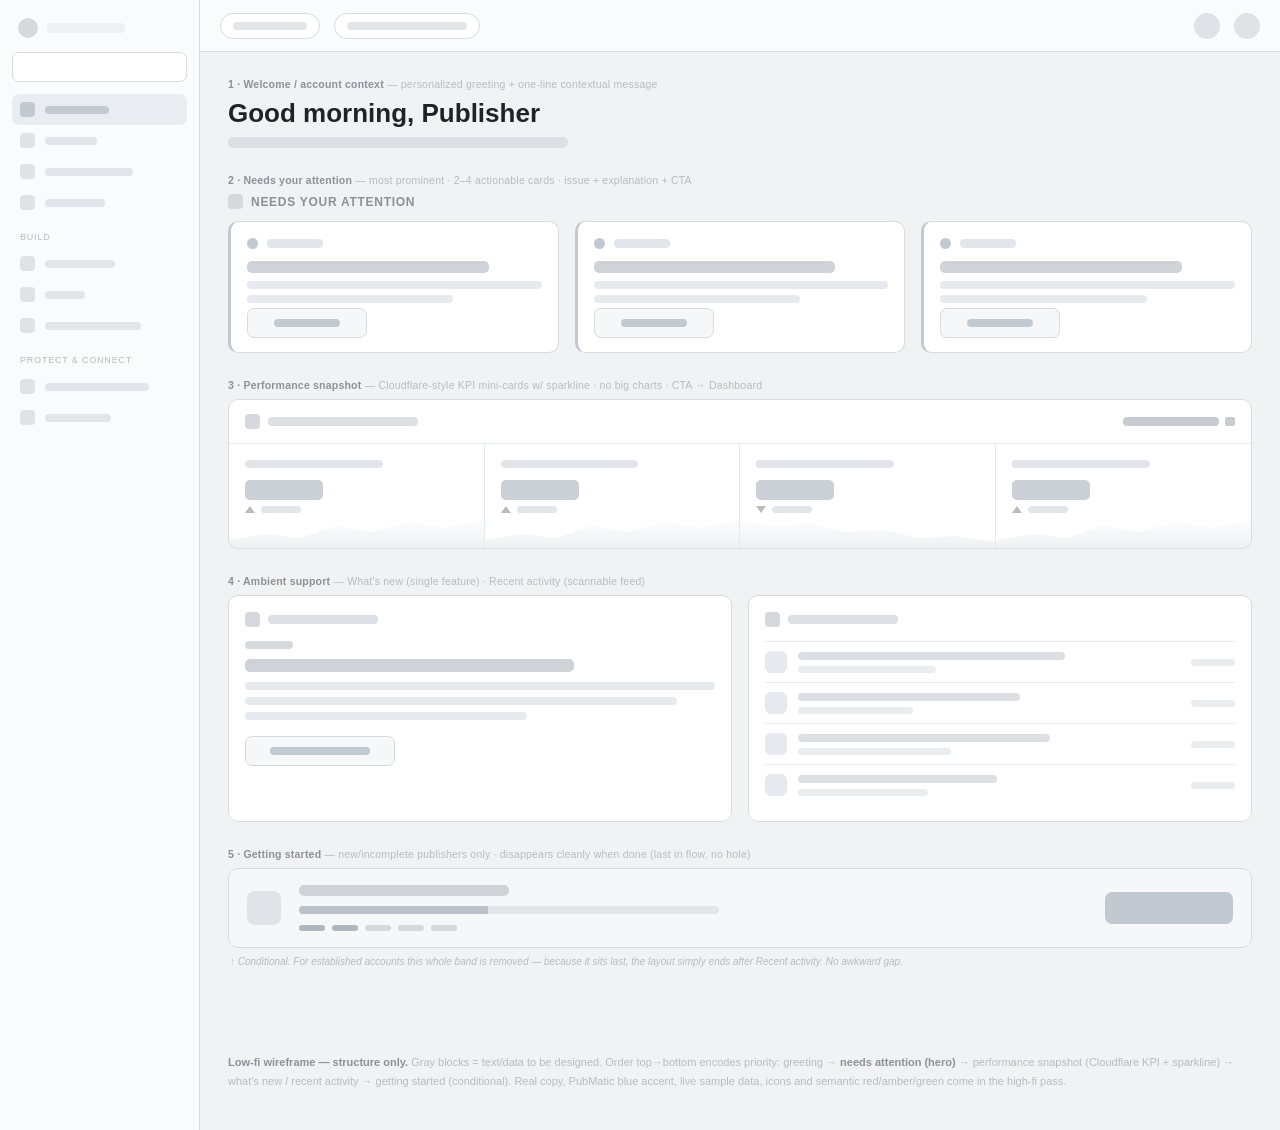
<file: home-wireframe.html>
<!DOCTYPE html>
<html lang="en">
<head>
<meta charset="utf-8">
<meta name="viewport" content="width=device-width, initial-scale=1">
<title>Home — Low-fi Wireframe</title>
<style>
  :root{
    --ink:#3a3f45; --ink-strong:#1f2328; --muted:#8b9099; --faint:#b6bbc2;
    --line:#d7dbe0; --line-soft:#e6e9ed; --fill:#eef0f3; --fill-2:#f6f7f9;
    --page:#f1f2f4; --card:#ffffff; --hero:#e9ebee;
    --r:10px; --r-sm:7px;
    --font:-apple-system,BlinkMacSystemFont,"Segoe UI",Roboto,Helvetica,Arial,sans-serif;
  }
  *{box-sizing:border-box;}
  body{margin:0;font-family:var(--font);background:var(--page);color:var(--ink);}
  .wf{display:flex;min-height:100vh;}

  /* placeholder skeleton bars */
  .bar{height:8px;border-radius:4px;background:var(--fill);display:block;}
  .bar.d{background:#e2e5e9;}
  .bar.dd{background:#d5d9de;}
  .stack>*+*{margin-top:7px;}

  /* ---------- left nav (placeholder) ---------- */
  .nav{width:200px;flex:none;background:#fafbfc;border-right:1px solid var(--line);padding:14px 12px;}
  .nav .logo{display:flex;align-items:center;gap:9px;padding:4px 6px 14px;}
  .nav .logo .dot{width:20px;height:20px;border-radius:50%;background:#d5d9de;}
  .nav .logo .bar{width:78px;height:10px;}
  .nav .search{height:30px;border:1px solid var(--line);border-radius:var(--r-sm);background:#fff;margin-bottom:12px;}
  .nav .item{display:flex;align-items:center;gap:10px;padding:8px 8px;border-radius:var(--r-sm);}
  .nav .item .ic{width:15px;height:15px;border-radius:4px;background:#dfe3e7;flex:none;}
  .nav .item .lb{height:8px;border-radius:4px;background:#e2e5e9;}
  .nav .item.active{background:#e9edf1;}
  .nav .item.active .ic{background:#c3c9d0;}
  .nav .item.active .lb{background:#c3c9d0;}
  .nav .sec{font-size:9px;letter-spacing:.09em;color:var(--faint);text-transform:uppercase;padding:14px 8px 6px;}

  /* ---------- top bar (placeholder) ---------- */
  .top{height:52px;border-bottom:1px solid var(--line);background:#fafbfc;display:flex;align-items:center;gap:14px;padding:0 20px;}
  .top .pill{height:26px;border:1px solid var(--line);border-radius:999px;background:#fff;display:flex;align-items:center;padding:0 12px;gap:8px;}
  .top .pill .lb{width:74px;height:8px;border-radius:4px;background:#e2e5e9;}
  .top .pill.pub .lb{width:120px;}
  .top .spacer{flex:1;}
  .top .circle{width:26px;height:26px;border-radius:50%;background:#dfe3e7;}

  .main{flex:1;min-width:0;display:flex;flex-direction:column;}
  .scroll{flex:1;overflow:auto;}
  .wrap{max-width:1180px;margin:0 auto;padding:26px 28px 60px;}

  /* section label + annotation */
  .anno{font-size:10.5px;color:var(--faint);letter-spacing:.02em;margin:0 0 8px;}
  .anno b{color:var(--muted);font-weight:600;}
  .seclabel{display:flex;align-items:center;gap:8px;font-size:12px;font-weight:700;letter-spacing:.06em;color:var(--muted);text-transform:uppercase;margin:0 0 12px;}
  .seclabel .ic{width:15px;height:15px;border-radius:4px;background:#d5d9de;}

  /* greeting */
  .greet{margin-bottom:26px;}
  .greet h1{margin:0 0 8px;font-size:26px;color:var(--ink-strong);font-weight:700;}
  .greet .sub{width:340px;max-width:70%;height:11px;border-radius:5px;background:#dcdfe4;}

  .card{background:var(--card);border:1px solid var(--line);border-radius:var(--r);}
  .block{margin-bottom:26px;}

  /* NEEDS ATTENTION hero */
  .attn-grid{display:grid;grid-template-columns:repeat(3,1fr);gap:16px;}
  .attn{background:var(--card);border:1px solid var(--line);border-left:3px solid #c3c9d0;border-radius:var(--r);padding:16px 16px 14px;min-height:132px;display:flex;flex-direction:column;}
  .attn .row1{display:flex;align-items:center;gap:9px;margin-bottom:12px;}
  .attn .sig{width:11px;height:11px;border-radius:50%;background:#c3c9d0;flex:none;}
  .attn .tag{height:9px;width:56px;border-radius:4px;background:#e2e5e9;}
  .attn .h{height:12px;border-radius:5px;background:#cfd3d8;width:82%;margin-bottom:8px;}
  .attn .l1{height:8px;border-radius:4px;background:#e6e9ed;width:100%;}
  .attn .l2{height:8px;border-radius:4px;background:#e6e9ed;width:70%;margin-top:6px;}
  .attn .cta{margin-top:auto;height:30px;border:1px solid var(--line);border-radius:var(--r-sm);width:120px;background:var(--fill-2);display:flex;align-items:center;justify-content:center;}
  .attn .cta .lb{width:66px;height:8px;border-radius:4px;background:#c3c9d0;}

  /* PERFORMANCE SNAPSHOT — Cloudflare style KPI mini-cards + sparkline */
  .snap{padding:0;overflow:hidden;}
  .snap .hd{display:flex;align-items:center;justify-content:space-between;padding:14px 16px;border-bottom:1px solid var(--line-soft);}
  .snap .hd .t{display:flex;align-items:center;gap:8px;}
  .snap .hd .t .ic{width:15px;height:15px;border-radius:4px;background:#d5d9de;}
  .snap .hd .t .lb{width:150px;height:9px;border-radius:4px;background:#dcdfe4;}
  .snap .hd .cta{display:flex;align-items:center;gap:6px;}
  .snap .hd .cta .lb{width:96px;height:9px;border-radius:4px;background:#c6ccd2;}
  .snap .hd .cta .ar{width:10px;height:9px;border-radius:2px;background:#c6ccd2;}
  .kpis{display:grid;grid-template-columns:repeat(4,1fr);}
  .kpi{padding:16px 16px 12px;border-right:1px solid var(--line-soft);position:relative;overflow:hidden;min-height:104px;}
  .kpi:last-child{border-right:none;}
  .kpi .cap{height:8px;width:62%;border-radius:4px;background:#e2e5e9;margin-bottom:12px;}
  .kpi .val{height:20px;width:78px;border-radius:5px;background:#cbd0d6;margin-bottom:6px;}
  .kpi .trend{display:flex;align-items:center;gap:6px;}
  .kpi .trend .ar{width:0;height:0;border-left:5px solid transparent;border-right:5px solid transparent;border-bottom:7px solid #b7bcc3;}
  .kpi .trend .ar.dn{border-bottom:none;border-top:7px solid #b7bcc3;}
  .kpi .trend .lb{height:7px;width:40px;border-radius:4px;background:#e2e5e9;}
  /* sparkline placeholder */
  .spark{position:absolute;left:0;right:0;bottom:0;height:34px;background:
     linear-gradient(180deg,rgba(197,203,210,0)0%,rgba(197,203,210,.28)100%);
     -webkit-mask:url("data:image/svg+xml;utf8,<svg xmlns='http://www.w3.org/2000/svg' viewBox='0 0 100 34' preserveAspectRatio='none'><path d='M0 26 L14 20 L28 24 L42 12 L56 18 L70 8 L84 14 L100 6 L100 34 L0 34 Z' fill='black'/></svg>") no-repeat center/100% 100%;
             mask:url("data:image/svg+xml;utf8,<svg xmlns='http://www.w3.org/2000/svg' viewBox='0 0 100 34' preserveAspectRatio='none'><path d='M0 26 L14 20 L28 24 L42 12 L56 18 L70 8 L84 14 L100 6 L100 34 L0 34 Z' fill='black'/></svg>") no-repeat center/100% 100%;}
  .spark.dn{-webkit-mask-image:url("data:image/svg+xml;utf8,<svg xmlns='http://www.w3.org/2000/svg' viewBox='0 0 100 34' preserveAspectRatio='none'><path d='M0 8 L14 12 L28 10 L42 18 L56 16 L70 24 L84 22 L100 28 L100 34 L0 34 Z' fill='black'/></svg>");mask-image:url("data:image/svg+xml;utf8,<svg xmlns='http://www.w3.org/2000/svg' viewBox='0 0 100 34' preserveAspectRatio='none'><path d='M0 8 L14 12 L28 10 L42 18 L56 16 L70 24 L84 22 L100 28 L100 34 L0 34 Z' fill='black'/></svg>");}

  /* two-col support: What's new / Recent activity */
  .two{display:grid;grid-template-columns:1fr 1fr;gap:16px;}
  .pane{padding:16px;}
  .pane .hd{display:flex;align-items:center;gap:8px;margin-bottom:14px;}
  .pane .hd .ic{width:15px;height:15px;border-radius:4px;background:#d5d9de;}
  .pane .hd .lb{width:110px;height:9px;border-radius:4px;background:#dcdfe4;}
  /* what's new body */
  .whatsnew .kicker{height:8px;width:48px;border-radius:4px;background:#d5d9de;margin-bottom:10px;}
  .whatsnew .h{height:13px;width:70%;border-radius:5px;background:#cfd3d8;margin-bottom:10px;}
  .whatsnew .p{height:8px;border-radius:4px;background:#e6e9ed;}
  .whatsnew .cta{margin-top:16px;height:30px;width:150px;border:1px solid var(--line);border-radius:var(--r-sm);background:var(--fill-2);display:flex;align-items:center;justify-content:center;}
  .whatsnew .cta .lb{width:100px;height:8px;border-radius:4px;background:#c3c9d0;}
  /* recent activity feed */
  .feed .fr{display:flex;align-items:center;gap:11px;padding:9px 0;border-top:1px solid var(--line-soft);}
  .feed .fr:first-of-type{border-top:none;}
  .feed .fr .ic{width:22px;height:22px;border-radius:6px;background:#e6e9ed;flex:none;}
  .feed .fr .c{flex:1;}
  .feed .fr .c .a{height:8px;width:64%;border-radius:4px;background:#dcdfe4;margin-bottom:6px;}
  .feed .fr .c .b{height:7px;width:36%;border-radius:4px;background:#eaedf0;}
  .feed .fr .time{height:7px;width:44px;border-radius:4px;background:#eaedf0;flex:none;}

  /* Getting started (conditional) */
  .gs{padding:16px 18px;display:flex;align-items:center;gap:18px;background:var(--fill-2);border:1px solid var(--line);border-radius:var(--r);}
  .gs .ic{width:34px;height:34px;border-radius:8px;background:#e0e3e7;flex:none;}
  .gs .body{flex:1;}
  .gs .body .t{height:11px;width:210px;border-radius:5px;background:#cfd3d8;margin-bottom:10px;}
  .gs .prog{height:8px;border-radius:5px;background:#e2e5e9;overflow:hidden;max-width:420px;}
  .gs .prog i{display:block;height:100%;width:45%;background:#bcc2c9;}
  .gs .steps{display:flex;gap:7px;margin-top:11px;}
  .gs .steps s{width:26px;height:6px;border-radius:3px;background:#d5d9de;}
  .gs .steps s.done{background:#b0b6bd;}
  .gs .cta{height:32px;width:128px;border-radius:var(--r-sm);background:#c3c9d0;flex:none;}

  .condnote{font-size:10px;color:var(--faint);font-style:italic;margin:8px 2px 0;}

  /* legend footer */
  .legend{max-width:1180px;margin:0 auto;padding:0 28px 40px;color:var(--faint);font-size:11px;line-height:1.7;}
  .legend b{color:var(--muted);}
  .lofi-flag{display:inline-block;font-size:10px;letter-spacing:.08em;color:var(--faint);border:1px dashed var(--line);border-radius:5px;padding:3px 8px;margin-left:10px;vertical-align:middle;text-transform:uppercase;}
</style>
</head>
<body>
<div class="wf">

  <!-- LEFT NAV (existing shell — placeholder) -->
  <aside class="nav" aria-label="Primary navigation (placeholder)">
    <div class="logo"><span class="dot"></span><span class="bar"></span></div>
    <div class="search"></div>
    <div class="item active"><span class="ic"></span><span class="lb" style="width:64px"></span></div>
    <div class="item"><span class="ic"></span><span class="lb" style="width:52px"></span></div>
    <div class="item"><span class="ic"></span><span class="lb" style="width:88px"></span></div>
    <div class="item"><span class="ic"></span><span class="lb" style="width:60px"></span></div>
    <div class="sec">Build</div>
    <div class="item"><span class="ic"></span><span class="lb" style="width:70px"></span></div>
    <div class="item"><span class="ic"></span><span class="lb" style="width:40px"></span></div>
    <div class="item"><span class="ic"></span><span class="lb" style="width:96px"></span></div>
    <div class="sec">Protect &amp; Connect</div>
    <div class="item"><span class="ic"></span><span class="lb" style="width:104px"></span></div>
    <div class="item"><span class="ic"></span><span class="lb" style="width:66px"></span></div>
  </aside>

  <div class="main">
    <!-- TOP BAR (existing shell — placeholder) -->
    <header class="top" aria-label="Top bar (placeholder)">
      <div class="pill"><span class="lb"></span></div>
      <div class="pill pub"><span class="lb"></span></div>
      <div class="spacer"></div>
      <div class="circle" title="notifications"></div>
      <div class="circle" title="profile"></div>
    </header>

    <div class="scroll">
      <div class="wrap">

        <!-- 1 · GREETING -->
        <div class="greet">
          <p class="anno"><b>1 · Welcome / account context</b> — personalized greeting + one-line contextual message</p>
          <h1>Good morning, Publisher</h1>
          <div class="sub"></div>
        </div>

        <!-- 2 · NEEDS YOUR ATTENTION (hero) -->
        <div class="block">
          <p class="anno"><b>2 · Needs your attention</b> — most prominent · 2–4 actionable cards · issue + explanation + CTA</p>
          <div class="seclabel"><span class="ic"></span> Needs your attention</div>
          <div class="attn-grid">
            <div class="attn">
              <div class="row1"><span class="sig"></span><span class="tag"></span></div>
              <div class="h"></div><div class="l1"></div><div class="l2"></div>
              <div class="cta"><span class="lb"></span></div>
            </div>
            <div class="attn">
              <div class="row1"><span class="sig"></span><span class="tag"></span></div>
              <div class="h"></div><div class="l1"></div><div class="l2"></div>
              <div class="cta"><span class="lb"></span></div>
            </div>
            <div class="attn">
              <div class="row1"><span class="sig"></span><span class="tag"></span></div>
              <div class="h"></div><div class="l1"></div><div class="l2"></div>
              <div class="cta"><span class="lb"></span></div>
            </div>
          </div>
        </div>

        <!-- 3 · PERFORMANCE SNAPSHOT (Cloudflare-style) -->
        <div class="block">
          <p class="anno"><b>3 · Performance snapshot</b> — Cloudflare-style KPI mini-cards w/ sparkline · no big charts · CTA → Dashboard</p>
          <div class="card snap">
            <div class="hd">
              <div class="t"><span class="ic"></span><span class="lb"></span></div>
              <div class="cta"><span class="lb"></span><span class="ar"></span></div>
            </div>
            <div class="kpis">
              <div class="kpi"><div class="cap"></div><div class="val"></div>
                <div class="trend"><span class="ar"></span><span class="lb"></span></div><span class="spark"></span></div>
              <div class="kpi"><div class="cap"></div><div class="val"></div>
                <div class="trend"><span class="ar"></span><span class="lb"></span></div><span class="spark"></span></div>
              <div class="kpi"><div class="cap"></div><div class="val"></div>
                <div class="trend"><span class="ar dn"></span><span class="lb"></span></div><span class="spark dn"></span></div>
              <div class="kpi"><div class="cap"></div><div class="val"></div>
                <div class="trend"><span class="ar"></span><span class="lb"></span></div><span class="spark"></span></div>
            </div>
          </div>
        </div>

        <!-- 4 · WHAT'S NEW  +  RECENT ACTIVITY -->
        <div class="block">
          <p class="anno"><b>4 · Ambient support</b> — What's new (single feature) · Recent activity (scannable feed)</p>
          <div class="two">
            <div class="card pane whatsnew">
              <div class="hd"><span class="ic"></span><span class="lb"></span></div>
              <div class="kicker"></div>
              <div class="h"></div>
              <div class="stack">
                <span class="bar p" style="width:100%"></span>
                <span class="bar p" style="width:92%"></span>
                <span class="bar p" style="width:60%"></span>
              </div>
              <div class="cta"><span class="lb"></span></div>
            </div>
            <div class="card pane feed">
              <div class="hd"><span class="ic"></span><span class="lb"></span></div>
              <div class="fr"><span class="ic"></span><span class="c"><span class="a" style="width:70%;display:block"></span><span class="b" style="display:block"></span></span><span class="time"></span></div>
              <div class="fr"><span class="ic"></span><span class="c"><span class="a" style="width:58%;display:block"></span><span class="b" style="width:30%;display:block"></span></span><span class="time"></span></div>
              <div class="fr"><span class="ic"></span><span class="c"><span class="a" style="width:66%;display:block"></span><span class="b" style="width:40%;display:block"></span></span><span class="time"></span></div>
              <div class="fr"><span class="ic"></span><span class="c"><span class="a" style="width:52%;display:block"></span><span class="b" style="width:34%;display:block"></span></span><span class="time"></span></div>
            </div>
          </div>
        </div>

        <!-- 5 · GETTING STARTED (conditional) -->
        <div class="block">
          <p class="anno"><b>5 · Getting started</b> — new/incomplete publishers only · disappears cleanly when done (last in flow, no hole)</p>
          <div class="gs">
            <span class="ic"></span>
            <div class="body">
              <div class="t"></div>
              <div class="prog"><i></i></div>
              <div class="steps"><s class="done"></s><s class="done"></s><s></s><s></s><s></s></div>
            </div>
            <span class="cta"></span>
          </div>
          <p class="condnote">↑ Conditional. For established accounts this whole band is removed — because it sits last, the layout simply ends after Recent activity. No awkward gap.</p>
        </div>

      </div>

      <div class="legend">
        <b>Low-fi wireframe — structure only.</b> Gray blocks = text/data to be designed. Order top→bottom encodes priority:
        greeting → <b>needs attention (hero)</b> → performance snapshot (Cloudflare KPI + sparkline) → what's new / recent activity → getting started (conditional).
        Real copy, PubMatic blue accent, live sample data, icons and semantic red/amber/green come in the high-fi pass.
      </div>
    </div>
  </div>
</div>
</body>
</html>
</file>
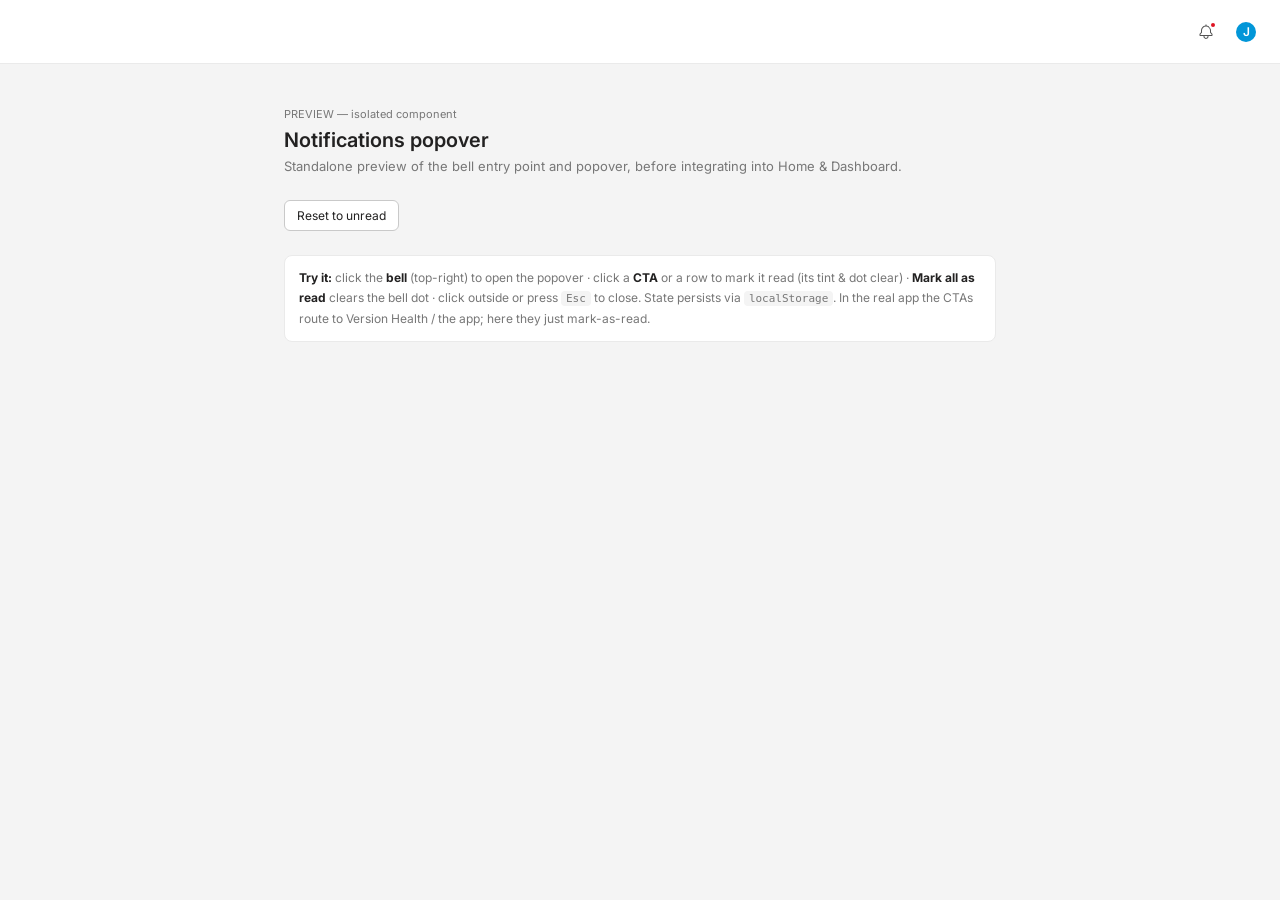
<file: notif-preview.html>
<!DOCTYPE html>
<html lang="en">
<head>
<meta charset="utf-8">
<meta name="viewport" content="width=device-width, initial-scale=1">
<title>Notifications — Preview</title>
<link rel="preconnect" href="https://fonts.googleapis.com">
<link rel="preconnect" href="https://fonts.gstatic.com" crossorigin>
<link href="https://fonts.googleapis.com/css2?family=Inter:wght@400;500;600;700&display=swap" rel="stylesheet">
<style>
  :root{
    --brand-10:#F9FDFF; --brand-20:#E8F7FF; --brand-30:#D5F2FF; --brand-70:#05B1FE; --brand-80:#0196D8; --brand-90:#0178AD;
    --gray-30:#F4F4F4; --gray-40:#EAEAEA; --gray-60:#C9C9C9; --gray-80:#777777; --gray-90:#545454; --gray-100:#222121;
    --orange-80:#DA8101; --red-80:#DE1322; --green-80:#50A11B;
    --text-primary:#222121; --text-secondary:#0178AD; --text-alt:#777777; --link:#0196D8;
    --bg-gray:#F4F4F4; --surface:#FFFFFF; --border:#C9C9C9; --border-light:#EAEAEA;
    --radius-sm:4px; --radius-md:6px; --radius-lg:8px;
    --shadow-menu:0px 2px 6px rgba(34,33,33,0.3);
  }
  *{box-sizing:border-box;}
  html,body{margin:0;padding:0;}
  body{font-family:'Inter',-apple-system,BlinkMacSystemFont,'Segoe UI',Roboto,sans-serif;font-size:13px;line-height:20px;color:var(--text-primary);background:var(--bg-gray);}
  svg{display:block;}
  button{font-family:inherit;cursor:pointer;}
  .ic{flex:none;color:var(--text-primary);}
  .s12{width:12px;height:12px;} .s16{width:16px;height:16px;} .s20{width:20px;height:20px;}

  /* --- top nav strip (minimal, just to host the bell) --- */
  .topnav{height:64px;background:var(--surface);border-bottom:1px solid var(--gray-40);display:flex;align-items:center;justify-content:flex-end;padding:0 24px;gap:16px;position:relative;z-index:50;}
  .tn-iconbtn{display:inline-flex;align-items:center;justify-content:center;background:none;border:none;padding:6px;border-radius:var(--radius-sm);color:var(--gray-90);}
  .tn-iconbtn:hover{background:var(--gray-30);}
  .avatar{width:20px;height:20px;border-radius:50%;background:var(--brand-80);color:#fff;font-size:12px;font-weight:600;display:inline-flex;align-items:center;justify-content:center;}

  /* --- bell + unread dot --- */
  .bell-wrap{position:relative;display:inline-flex;}
  .notif-dot{position:absolute;top:3px;right:3px;width:8px;height:8px;border-radius:50%;background:var(--red-80);border:2px solid var(--surface);}
  .notif-dot[hidden]{display:none;}

  /* --- popover --- */
  .notif-menu{position:absolute;top:100%;right:24px;width:360px;background:var(--surface);border-radius:var(--radius-md);box-shadow:var(--shadow-menu);z-index:60;overflow:hidden;}
  .notif-menu[hidden]{display:none;}
  .notif-head{display:flex;align-items:center;justify-content:space-between;padding:14px 16px;border-bottom:1px solid var(--gray-40);}
  .notif-head .title{font-size:13px;font-weight:600;color:var(--text-primary);}
  .notif-markall{background:none;border:none;font-size:13px;color:var(--link);padding:0;}
  .notif-markall:hover{text-decoration:underline;}
  .notif-markall[hidden]{display:none;}

  .notif-item{display:flex;gap:12px;padding:14px 16px;border-top:1px solid var(--gray-40);position:relative;background:var(--surface);}
  .notif-item:first-of-type{border-top:none;}
  .notif-item.is-unread{background:var(--surface);}
  .notif-ic{width:28px;height:28px;flex:none;border-radius:var(--radius-md);display:flex;align-items:center;justify-content:center;}
  .notif-ic.warn{background:#FFF6EA;color:var(--orange-80);}
  .notif-ic.opp{background:var(--brand-20);color:var(--brand-80);}
  .notif-body{flex:1;min-width:0;}
  .notif-title{font-size:13px;font-weight:600;line-height:18px;color:var(--text-primary);padding-right:14px;}
  .notif-support{font-size:13px;line-height:18px;color:var(--text-alt);margin-top:2px;}
  .notif-foot{display:flex;align-items:center;justify-content:space-between;gap:12px;margin-top:8px;}
  .notif-cta{display:inline-flex;align-items:center;gap:5px;background:none;border:none;padding:0;font-size:13px;font-weight:600;color:var(--link);}
  .notif-cta .ic{color:var(--link);}
  .notif-cta:hover{text-decoration:underline;}
  .notif-time{font-size:11px;line-height:16px;color:var(--text-alt);}
  .row-dot{position:absolute;top:16px;right:16px;width:8px;height:8px;border-radius:50%;background:var(--brand-80);}
  .notif-item:not(.is-unread) .row-dot{display:none;}

  /* preview scaffolding (not part of the component) */
  .stage{max-width:760px;margin:0 auto;padding:40px 24px 80px;}
  .stage h1{font-size:20px;font-weight:600;margin:0 0 6px;}
  .stage p{font-size:13px;color:var(--text-alt);margin:0 0 24px;}
  .hint{font-size:12px;color:var(--gray-80);background:var(--surface);border:1px solid var(--border-light);border-radius:var(--radius-lg);padding:12px 14px;}
  .hint b{color:var(--gray-100);}
  .hint code{background:var(--gray-30);border-radius:4px;padding:1px 5px;font-size:11px;}
  .toolbar{display:flex;gap:8px;margin-bottom:24px;}
  .btn-ghost{background:var(--surface);border:1px solid var(--border);border-radius:var(--radius-md);padding:7px 12px;font-size:12px;color:var(--text-primary);}
  .btn-ghost:hover{background:var(--gray-30);}
  .lbl{font-size:11px;color:var(--gray-80);margin-bottom:6px;}
</style>
</head>
<body>

<svg width="0" height="0" style="position:absolute" aria-hidden="true">
  <symbol id="i-alert" viewBox="0 0 16 16"><path d="M14.3535 9.6465L13 8.29295V6.5C12.9984 5.26098 12.5374 4.06655 11.7062 3.1477C10.875 2.22884 9.73266 1.65082 8.5 1.5254V0.5H7.5V1.5254C6.26734 1.65082 5.12496 2.22884 4.29377 3.1477C3.46257 4.06655 3.0016 5.26098 3 6.5V8.29295L1.64645 9.6465C1.55269 9.74025 1.50002 9.86741 1.5 10V11.5C1.5 11.6326 1.55268 11.7598 1.64645 11.8536C1.74021 11.9473 1.86739 12 2 12H5.5V12.3884C5.48916 13.0227 5.71276 13.6387 6.12794 14.1183C6.54313 14.598 7.1207 14.9076 7.75 14.9878C8.09757 15.0222 8.44852 14.9836 8.78026 14.8743C9.112 14.765 9.4172 14.5875 9.67622 14.3532C9.93524 14.1189 10.1423 13.8329 10.2842 13.5138C10.4261 13.1946 10.4996 12.8493 10.5 12.5V12H14C14.1326 12 14.2598 11.9473 14.3536 11.8536C14.4473 11.7598 14.5 11.6326 14.5 11.5V10C14.5 9.86741 14.4473 9.74025 14.3535 9.6465ZM9.5 12.5C9.5 12.8978 9.34196 13.2794 9.06066 13.5607C8.77936 13.842 8.39782 14 8 14C7.60218 14 7.22064 13.842 6.93934 13.5607C6.65804 13.2794 6.5 12.8978 6.5 12.5V12H9.5V12.5ZM13.5 11H2.5V10.2071L3.8535 8.8535C3.94727 8.75975 3.99997 8.6326 4 8.5V6.5C4 5.43913 4.42143 4.42172 5.17157 3.67157C5.92172 2.92143 6.93913 2.5 8 2.5C9.06087 2.5 10.0783 2.92143 10.8284 3.67157C11.5786 4.42172 12 5.43913 12 6.5V8.5C12 8.6326 12.0527 8.75975 12.1465 8.8535L13.5 10.2071V11Z" fill="currentColor"/></symbol>
  <symbol id="i-warning-1" viewBox="0 0 16 16"><path d="M8 1C6.61553 1 5.26216 1.41054 4.11101 2.17971C2.95987 2.94888 2.06266 4.04213 1.53285 5.32122C1.00303 6.6003 0.86441 8.00776 1.13451 9.36563C1.4046 10.7235 2.07129 11.9708 3.05026 12.9497C4.02922 13.9287 5.2765 14.5954 6.63437 14.8655C7.99224 15.1356 9.3997 14.997 10.6788 14.4672C11.9579 13.9373 13.0511 13.0401 13.8203 11.889C14.5895 10.7378 15 9.38447 15 8C15 6.14348 14.2625 4.36301 12.9497 3.05025C11.637 1.7375 9.85652 1 8 1ZM8 14C6.81332 14 5.65328 13.6481 4.66658 12.9888C3.67989 12.3295 2.91085 11.3925 2.45673 10.2961C2.0026 9.19974 1.88378 7.99334 2.11529 6.82946C2.3468 5.66557 2.91825 4.59647 3.75736 3.75736C4.59648 2.91824 5.66558 2.3468 6.82946 2.11529C7.99335 1.88378 9.19975 2.0026 10.2961 2.45672C11.3925 2.91085 12.3295 3.67988 12.9888 4.66658C13.6481 5.65327 14 6.81331 14 8C14 9.5913 13.3679 11.1174 12.2426 12.2426C11.1174 13.3679 9.5913 14 8 14Z" fill="currentColor"/><path d="M8.5 4H7.5V9.5H8.5V4Z" fill="currentColor"/><path d="M8 11C7.85167 11 7.70666 11.044 7.58333 11.1264C7.45999 11.2088 7.36386 11.3259 7.30709 11.463C7.25033 11.6 7.23548 11.7508 7.26441 11.8963C7.29335 12.0418 7.36478 12.1754 7.46967 12.2803C7.57456 12.3852 7.7082 12.4566 7.85369 12.4856C7.99917 12.5145 8.14997 12.4997 8.28701 12.4429C8.42406 12.3861 8.54119 12.29 8.6236 12.1667C8.70602 12.0433 8.75 11.8983 8.75 11.75C8.75 11.5511 8.67098 11.3603 8.53033 11.2197C8.38968 11.079 8.19892 11 8 11Z" fill="currentColor"/></symbol>
  <symbol id="i-yield" viewBox="0 0 16 16"><path d="M15 4.5H11.5V5.5H13.295L9.5 9.295L7.355 7.145C7.30852 7.09814 7.25322 7.06094 7.19229 7.03555C7.13136 7.01017 7.06601 6.9971 7 6.9971C6.93399 6.9971 6.86864 7.01017 6.80771 7.03555C6.74678 7.06094 6.69148 7.09814 6.645 7.145L3 10.795L3.705 11.5L7 8.205L9.145 10.355C9.19148 10.4019 9.24678 10.4391 9.30771 10.4644C9.36864 10.4898 9.43399 10.5029 9.5 10.5029C9.56601 10.5029 9.63136 10.4898 9.69229 10.4644C9.75322 10.4391 9.80852 10.4019 9.855 10.355L14 6.205V8H15V4.5Z" fill="currentColor"/><mask id="mask0_6426_7p" style="mask-type:luminance" maskUnits="userSpaceOnUse" x="3" y="3" width="4" height="4"><path d="M6.90681 4.88578C5.72801 4.61538 5.38323 4.27506 5.11299 3.09091C5.08503 2.9697 4.91264 2.9697 4.88468 3.09091C4.61444 4.2704 4.27432 4.61538 3.09086 4.88578C2.96971 4.91375 2.96971 5.08625 3.09086 5.11422C4.26966 5.38462 4.61444 5.72494 4.88468 6.90909C4.91264 7.0303 5.08503 7.0303 5.11299 6.90909C5.38323 5.7296 5.72336 5.38462 6.90681 5.11422C6.96739 5.10023 7 5.04895 7 4.99767C7 4.94639 6.96739 4.8951 6.90681 4.88112" fill="white"/></mask><g mask="url(#mask0_6426_7p)"><path d="M7.66046 7.70711V2.29297L2.29296 2.29297V7.70711H7.66046Z" fill="currentColor"/></g></symbol>
  <symbol id="i-arrow-right" viewBox="0 0 16 16"><path d="M9 3L8.285 3.6965L12.075 7.5H2V8.5H12.075L8.285 12.2865L9 13L14 8L9 3Z" fill="currentColor"/></symbol>
</svg>

<!-- ===== TOP NAV STRIP (isolated host for the bell) ===== -->
<header class="topnav">
  <div class="bell-wrap">
    <button class="tn-iconbtn" id="notifTrigger" aria-label="Notifications" aria-haspopup="true" aria-expanded="false">
      <svg class="ic s16" style="color:var(--gray-90)"><use href="#i-alert"/></svg>
    </button>
    <span class="notif-dot" id="bellDot"></span>

    <!-- ===== NOTIFICATIONS POPOVER ===== -->
    <div class="notif-menu" id="notifMenu" hidden role="dialog" aria-label="Notifications">
      <div class="notif-head">
        <span class="title">Notifications</span>
        <button class="notif-markall" id="markAll">Mark all as read</button>
      </div>
      <div id="notifList">
        <div class="notif-item is-unread" data-id="sdk-outdated">
          <span class="notif-ic warn"><svg class="ic s16"><use href="#i-warning-1"/></svg></span>
          <div class="notif-body">
            <div class="notif-title">4 apps are using outdated SDK versions</div>
            <div class="notif-support">Updating may improve performance and compatibility.</div>
            <div class="notif-foot">
              <button class="notif-cta" data-cta="review">Review versions <svg class="ic s12"><use href="#i-arrow-right"/></svg></button>
              <span class="notif-time">2h ago</span>
            </div>
          </div>
          <span class="row-dot"></span>
        </div>
        <div class="notif-item is-unread" data-id="app-unmonetized">
          <span class="notif-ic opp"><svg class="ic s16"><use href="#i-yield"/></svg></span>
          <div class="notif-body">
            <div class="notif-title">A new app is not monetized</div>
            <div class="notif-support">This app may represent a potential revenue opportunity.</div>
            <div class="notif-foot">
              <button class="notif-cta" data-cta="viewapp">View app <svg class="ic s12"><use href="#i-arrow-right"/></svg></button>
              <span class="notif-time">1d ago</span>
            </div>
          </div>
          <span class="row-dot"></span>
        </div>
      </div>
    </div>
  </div>
  <span class="avatar">J</span>
</header>

<!-- ===== preview scaffolding (explanatory only; not part of the component) ===== -->
<div class="stage">
  <div class="lbl">PREVIEW — isolated component</div>
  <h1>Notifications popover</h1>
  <p>Standalone preview of the bell entry point and popover, before integrating into Home &amp; Dashboard.</p>
  <div class="toolbar">
    <button class="btn-ghost" id="resetBtn">Reset to unread</button>
  </div>
  <div class="hint">
    <b>Try it:</b> click the <b>bell</b> (top-right) to open the popover · click a <b>CTA</b> or a row to mark it read (its tint &amp; dot clear) · <b>Mark all as read</b> clears the bell dot · click outside or press <code>Esc</code> to close. State persists via <code>localStorage</code>. In the real app the CTAs route to Version&nbsp;Health / the app; here they just mark-as-read.
  </div>
</div>

<script>
  (function(){
    var IDS=['sdk-outdated','app-unmonetized'];
    var KEY='owsdk_notif_read';
    var trigger=document.getElementById('notifTrigger'), menu=document.getElementById('notifMenu'),
        bellDot=document.getElementById('bellDot'), markAll=document.getElementById('markAll'),
        list=document.getElementById('notifList');

    function getRead(){ try{ return JSON.parse(localStorage.getItem(KEY)||'[]'); }catch(e){ return []; } }
    function setRead(a){ try{ localStorage.setItem(KEY, JSON.stringify(a)); }catch(e){} }
    function render(){
      var read=getRead(), unread=0;
      IDS.forEach(function(id){
        var row=list.querySelector('[data-id="'+id+'"]'); if(!row) return;
        var isRead=read.indexOf(id)>-1;
        row.classList.toggle('is-unread', !isRead);
        if(!isRead) unread++;
      });
      bellDot.hidden = unread===0;
      markAll.hidden = unread===0;
    }
    function markReadId(id){ var r=getRead(); if(r.indexOf(id)<0){ r.push(id); setRead(r); } render(); }

    // open/close (same pattern as the app's top-nav menus)
    trigger.addEventListener('click', function(e){ e.stopPropagation();
      var willOpen=menu.hidden; menu.hidden=!willOpen; trigger.setAttribute('aria-expanded', String(willOpen));
    });
    menu.addEventListener('click', function(e){ e.stopPropagation(); });
    document.addEventListener('click', function(){ menu.hidden=true; trigger.setAttribute('aria-expanded','false'); });
    document.addEventListener('keydown', function(e){ if(e.key==='Escape'){ menu.hidden=true; trigger.setAttribute('aria-expanded','false'); } });

    // interactions: CTA or row click marks that item read (in the real app it also routes)
    list.querySelectorAll('.notif-item').forEach(function(row){
      row.addEventListener('click', function(){ markReadId(row.getAttribute('data-id')); });
    });
    markAll.addEventListener('click', function(e){ e.stopPropagation(); setRead(IDS.slice()); render(); });
    document.getElementById('resetBtn').addEventListener('click', function(){ setRead([]); render(); });

    render();
  })();
</script>
</body>
</html>
</file>
<file: sdk-health.css>
/* OpenWrap SDK version health: widget, status labels, Update OpenWrap SDK modal (shared by dashboard-v2.html and apps.html) */
/* ---- SDK Version Health widget ---- */
.sdk-card{padding:24px;display:flex;flex-direction:column;gap:16px;flex:1;}
/* Call Out Card (Simple) anatomy: label → value → supporting text */
.sdk-kpi{display:flex;flex-direction:column;gap:4px;}
.sdk-kpi .l{font-size:13px;font-weight:500;line-height:20px;color:var(--text-primary);}
.sdk-kpi .n{font-size:24px;line-height:32px;font-variant-numeric:tabular-nums;}
.sdk-kpi .sub{margin:4px 0 0;font-size:13px;line-height:20px;color:var(--text-alt);}
.sdk-mini{display:flex;flex-direction:column;}
.sdk-mini-row{display:flex;align-items:center;gap:10px;padding:8px 0;border-top:1px solid var(--gray-40);}
.sdk-mini-row .st{width:124px;flex:none;display:flex;}  /* fixed status column so versions line up */
.sdk-mini-row .nm{flex:1;min-width:0;font-weight:500;overflow:hidden;text-overflow:ellipsis;white-space:nowrap;}
.sdk-mini-row .v{color:var(--text-alt);font-variant-numeric:tabular-nums;}
/* Notification banner, State=Info, no action (Helios node 2400:102583) */
.nbanner{display:flex;align-items:flex-start;gap:16px;padding:10.5px 16px;border:1px solid var(--brand-100);border-radius:var(--radius-md);background:var(--brand-20);
  font-size:13px;font-weight:500;line-height:20px;color:var(--text-primary);}
.nbanner .ic{color:var(--brand-100);margin-top:2px;}
.nbanner b{font-weight:700;}
.sdk-open{width:100%;justify-content:center;margin-top:auto;}

/* Status labels (Helios: rounded rectangle, icon + text, never color-only) */
.tag{display:inline-flex;align-items:center;gap:4px;padding:2px 8px;border-radius:var(--radius-sm);font-size:12px;font-weight:500;line-height:16px;white-space:nowrap;}
.tag .ic{width:12px;height:12px;color:inherit;}
.tag-ok{background:var(--green-20);color:var(--green-80);}
.tag-warn{background:var(--orange-20);color:var(--orange-80);}
.tag-err{background:var(--red-20);color:var(--red-80);}
.tag-info{background:var(--brand-20);color:var(--text-secondary);}
.tag-neu{background:var(--gray-40);color:var(--text-primary);}

/* ---- Update OpenWrap SDK modal ---- */
.modal-wrap{position:fixed;inset:0;background:rgba(34,33,33,.46);z-index:80;display:flex;align-items:center;justify-content:center;padding:24px;}
.modal-wrap[hidden]{display:none;}
.modal{background:var(--surface);border-radius:var(--radius-md);box-shadow:0px 2px 3px rgba(34,33,33,0.3);overflow:hidden;
  width:880px;max-width:100%;max-height:100%;display:flex;flex-direction:column;padding-top:16px;}
.m-dismiss{display:flex;justify-content:flex-end;padding-right:18px;flex:none;}
.m-x{display:inline-flex;background:none;border:none;padding:4px;border-radius:var(--radius-sm);}
.m-x:hover{background:var(--gray-30);}
.m-scroll{overflow:auto;padding:0 32px 24px;display:flex;flex-direction:column;gap:20px;}
.m-title{font-size:20px;line-height:24px;font-weight:500;color:var(--text-alt);}
.m-sec-title{font-size:18px;font-weight:700;line-height:24px;margin:0 0 8px;color:var(--text-primary);}  /* $heading-h3 */
.m-footer{flex:none;display:flex;align-items:center;justify-content:space-between;gap:16px;padding:24px 32px;border-top:1px solid var(--gray-40);background:var(--surface);}
.m-actions{display:flex;gap:16px;margin-left:auto;}
.empty-note{margin:0;color:var(--text-alt);}
/* 1. Recommended version */
.rec{border:1px solid var(--brand-80);border-radius:var(--radius-lg);padding:12px 16px 16px;display:flex;flex-direction:column;gap:12px;}
.rec-head{display:flex;align-items:center;gap:8px;flex-wrap:wrap;}
.rec-ver{font-size:24px;line-height:32px;font-weight:500;font-variant-numeric:tabular-nums;}
.rec-sub{margin-left:auto;font-size:11px;line-height:16px;color:var(--text-alt);}
.rec-grid{display:grid;grid-template-columns:minmax(0,1fr) minmax(0,1.4fr);border-top:1px solid var(--gray-40);padding-top:12px;}
.rec-box{display:flex;flex-direction:column;padding-right:24px;}
.rec-box + .rec-box{padding:0 0 0 24px;border-left:1px solid var(--gray-40);}
.rec-l{font-size:13px;font-weight:500;line-height:20px;}
.rec-n{display:flex;align-items:center;gap:8px;font-size:24px;line-height:32px;font-variant-numeric:tabular-nums;margin-top:4px;}
.rec-n .ic{color:var(--text-alt);} .rec-n .to{color:var(--green-80);}
.rec-cap{display:flex;align-items:center;gap:6px;flex-wrap:wrap;font-size:13px;line-height:20px;color:var(--text-alt);margin:4px 0 8px;}
.rec-cap b{font-weight:600;color:var(--text-primary);font-variant-numeric:tabular-nums;} .rec-cap b.to{color:var(--green-80);}
.rec-cap > .ic{color:var(--text-alt);}
/* Tooltip (Helios: hover/focus, nonessential info only). Dark body + caret approximated; not pulled from the Figma node. */
.tip-wrap{position:relative;display:inline-flex;}
.tip-btn{display:inline-flex;background:none;border:none;padding:0;color:var(--gray-90);cursor:help;border-radius:var(--radius-sm);}
.tip{position:absolute;bottom:calc(100% + 8px);left:50%;transform:translateX(-50%);width:max-content;max-width:240px;padding:8px 12px;border-radius:var(--radius-sm);
  background:var(--gray-100);color:#fff;font-size:11px;line-height:16px;font-weight:400;opacity:0;pointer-events:none;transition:opacity .15s;z-index:5;}
.tip::after{content:"";position:absolute;top:100%;left:50%;margin-left:-5px;border:5px solid transparent;border-top-color:var(--gray-100);}
.tip-wrap:hover .tip,.tip-btn:focus-visible + .tip{opacity:1;}
.lnk{display:inline-flex;align-items:center;gap:4px;align-self:flex-start;background:none;border:none;padding:0;font:inherit;font-weight:500;color:var(--brand-80);cursor:pointer;}
.lnk .ic{color:currentColor;}
.iss-list{list-style:none;margin:12px 0 0;padding:0;display:flex;flex-direction:column;gap:6px;}
.iss-list[hidden]{display:none;}  /* display:flex above would otherwise override [hidden] */
.iss-list li{display:flex;align-items:flex-start;gap:8px;}
.iss-list .ic{margin-top:2px;} .iss-list .ic.ok{color:var(--green-80);}
.iss-list .iss-more{padding-left:24px;font-size:11px;line-height:16px;color:var(--text-alt);}
/* 2. Version comparison */
.cmp tbody td{height:auto;padding:8px 16px;vertical-align:top;}
.cmp th:first-child,.cmp td:first-child{width:200px;white-space:nowrap;}
.cmp th:not(:first-child){width:calc((100% - 200px) / 3);}
.cmp tbody tr:not(.v-row) td{white-space:nowrap;}
.cmp td.is-rec{background:var(--brand-10);}
.cmp th .tag{margin-left:8px;}
.cmp-l{font-weight:500;} .cmp-s{margin-left:6px;font-size:11px;line-height:16px;font-weight:400;color:var(--text-alt);}
.chk{display:inline-flex;align-items:center;gap:6px;font-variant-numeric:tabular-nums;}
.chk .ic.ok{color:var(--green-80);} .chk .ic.warn{color:var(--orange-80);}
.chk.warn{color:var(--orange-80);font-weight:500;}
.meter{display:inline-flex;gap:2px;margin-left:8px;vertical-align:middle;} .meter i{width:16px;height:6px;border-radius:2px;background:var(--gray-40);} .meter i.on{background:var(--brand-80);}
.verdict{display:flex;gap:6px;align-items:flex-start;}
.verdict .ic{margin-top:2px;flex:none;} .verdict .ic.ok{color:var(--green-80);} .verdict .ic.warn{color:var(--orange-80);}
.cmp tr.v-row td{white-space:normal;}
/* 3. Apps */
.m-tbl{border:1px solid var(--gray-40);border-radius:var(--radius-lg);overflow:auto;}
.m-tbl table{min-width:640px;}
.m-tbl tbody td{height:40px;}  /* compact content row */
.m-tbl td.empty{height:auto;padding:16px;color:var(--text-alt);}
.m-tbl .app-cell span{white-space:nowrap;}
.ver-to{display:inline-flex;align-items:center;gap:4px;white-space:nowrap;font-variant-numeric:tabular-nums;}
.ver-to .ic{color:var(--text-alt);}
/* Apps already on supported versions: collapsed success banner with stacked app icons (prototype pattern; no Helios avatar-group component yet) */
.utd{margin-top:12px;border:1px solid var(--green-80);border-radius:var(--radius-md);background:var(--green-20);overflow:hidden;}
.utd:empty{display:none;}
.utd-head{display:flex;align-items:center;gap:12px;width:100%;padding:10.5px 16px;background:none;border:none;text-align:left;font:inherit;color:var(--text-primary);cursor:pointer;}
.utd-txt{flex:1;min-width:0;} .utd-txt b{font-weight:500;} .utd-txt span{display:block;font-size:11px;line-height:16px;color:var(--text-alt);}
.utd-tog{display:inline-flex;align-items:center;gap:4px;color:var(--brand-80);font-weight:500;white-space:nowrap;}
.utd-list{background:var(--surface);border-top:1px solid var(--green-80);}
.utd-row{display:flex;align-items:center;gap:10px;padding:8px 16px;} .utd-row + .utd-row{border-top:1px solid var(--gray-40);}
.utd-row .nm{flex:1;min-width:0;display:flex;align-items:center;gap:10px;font-weight:500;}
.utd-row .v{width:64px;color:var(--text-alt);font-variant-numeric:tabular-nums;}
.ico-stack{display:flex;flex:none;}
.ico-stack > *{box-shadow:0 0 0 2px var(--green-20);border-radius:6px;}
.ico-stack > * + *{margin-left:-8px;}
.ico-more{width:26px;height:26px;display:inline-flex;align-items:center;justify-content:center;background:var(--gray-40);font-size:11px;font-weight:600;color:var(--text-primary);}
@media (max-width:900px){ .rec-grid{grid-template-columns:1fr;} .rec-box + .rec-box{padding:16px 0 0;border-left:none;border-top:1px solid var(--gray-40);margin-top:16px;} }
/* Single-app mode (opened from an app on the Apps page) */
.m-title:focus{outline:none;}
.m-app{display:flex;align-items:center;gap:12px;flex-wrap:wrap;margin-top:-8px;}
.m-app[hidden]{display:none;}
.m-app .app-cell b{font-weight:600;}
.others{display:flex;align-items:center;gap:12px;padding:10.5px 16px;border:1px solid var(--gray-40);border-radius:var(--radius-md);}
.others[hidden]{display:none;}
.others .ico-stack > *{box-shadow:0 0 0 2px var(--surface);}
.others-txt{flex:1;min-width:0;} .others-txt b{font-weight:500;}
</file>
<file: sdk-health-v3.css>
/* Update OpenWrap SDK modal, v3: summary, installed-vs-recommended table, tabs. Builds on sdk-health.css; Helios tokens only. */
.v3-body{display:flex;flex-direction:column;gap:20px;}
.v3-k{font-size:11px;line-height:16px;font-weight:600;color:var(--text-alt);}
.v3-v{display:flex;align-items:center;gap:8px;font-size:20px;line-height:24px;font-weight:500;font-variant-numeric:tabular-nums;}
.v3-s{font-size:11px;line-height:16px;color:var(--text-alt);}

/* Recommended version card (same anatomy as the v2 card): three reasons divided by hairlines, no inner boxes */
.v3-rec{gap:12px;}
.v3-whys{display:grid;grid-template-columns:repeat(3,minmax(0,1fr));border-top:1px solid var(--gray-40);padding-top:12px;}
.v3-why{display:flex;flex-direction:column;min-width:0;padding:0 24px;}
.v3-why:first-child{padding-left:0;}
.v3-why + .v3-why{border-left:1px solid var(--gray-40);}
.v3-why .rec-cap{margin-bottom:0;}
.v3-flist{margin:4px 0 0;padding-left:18px;display:flex;flex-direction:column;gap:4px;color:var(--text-primary);}
.v3-why .rec-l{display:flex;align-items:center;gap:6px;}
.v3-per{font-size:13px;line-height:20px;color:var(--text-alt);margin-left:2px;}
.v3-why .rec-n{align-items:baseline;gap:2px;}
.v3-why .tip-wrap{display:inline-flex;}
.v3-why .tip-btn{display:inline-flex;align-items:center;}
.v3-cmp .m-sec-title{margin:0;}

/* Installed vs. recommended, styled like the v2 comparison: light one-line header, equal columns, regular-weight values,
   44px rows, the recommended column marked only by a tint */
.v3-cmp{display:flex;flex-direction:column;gap:8px;}
.v3-ba{table-layout:fixed;}
.v3-ba th:first-child,.v3-ba td:first-child{width:200px;}
.v3-ba thead th{white-space:normal;}
.v3-ba thead th .cmp-s{margin-left:6px;}
.v3-ba tbody td{height:44px;padding:8px 16px;white-space:nowrap;}
.v3-ba tbody td:first-child{white-space:normal;}
.v3-ba tbody td.is-rec{background:var(--brand-10);}
.v3-recval{display:inline-flex;align-items:center;gap:8px;}
.v3-val{display:inline-block;min-width:44px;font-variant-numeric:tabular-nums;}   /* fixed slot so chips line up */
.v3-st{display:inline-flex;align-items:center;gap:6px;}
.v3-st + .v3-st{margin-left:16px;}
.v3-st.ok .ic{color:var(--green-80);} .v3-st.warn .ic{color:var(--orange-80);} .v3-st.err .ic{color:var(--red-80);}
/* Change chip (Helios Change Indicator styling, sign instead of arrow): green = better, red = worse */
.v3-chip{display:inline-flex;align-items:center;gap:4px;padding:2px 8px;border-radius:var(--radius-sm);font-size:10px;font-weight:600;line-height:16px;}
.v3-chip.is-good{background:var(--green-20);color:var(--green-80);}
.v3-chip.is-bad{background:var(--red-20);color:var(--red-80);}
/* Tooltips beside a row label */
.v3-subline{display:inline-flex;align-items:center;gap:4px;margin-left:6px;vertical-align:baseline;}
.v3-subline .cmp-s{margin-left:0;}
.v3-ba .tip-wrap{display:inline-flex;}
.v3-ba .tip-btn{display:inline-flex;align-items:center;}
.v3-ba .tip-wrap .ic{width:14px;height:14px;}
.v3-ba .tip{white-space:normal;font-weight:400;}

.v3-more{margin-top:-2px;align-self:center;}

/* Tabs (Helios Tab: 13px, active brand text + 2px underline, hairline under the row), with a count badge */
.v3-tabs{display:flex;gap:24px;border-bottom:1px solid var(--gray-40);margin-top:4px;}
.v3-tabs button{display:inline-flex;align-items:center;gap:6px;background:none;border:none;border-bottom:2px solid transparent;margin-bottom:-1px;
  padding:8px 0;font:inherit;color:var(--text-primary);cursor:pointer;}
.v3-tabs button[aria-selected="true"]{color:var(--brand-80);border-bottom-color:var(--brand-80);font-weight:500;}
.v3-tabs button:hover{color:var(--brand-80);}
.v3-cnt{display:inline-flex;align-items:center;justify-content:center;min-width:18px;height:16px;padding:0 4px;border-radius:var(--radius-sm);
  background:var(--gray-40);color:var(--text-primary);font-size:11px;line-height:16px;font-weight:600;font-variant-numeric:tabular-nums;}
.v3-tabs button[aria-selected="true"] .v3-cnt{background:var(--brand-20);color:var(--text-secondary);}
.v3-panel{min-height:200px;margin-top:-4px;}
.v3-sh{display:flex;align-items:center;gap:12px;margin-bottom:12px;flex-wrap:wrap;}
.v3-sh > :last-child:not(:first-child){margin-left:auto;}
.v3-lead{margin:0;color:var(--text-alt);}

/* What's New */
.v3-feats{list-style:none;margin:0;padding:0;display:grid;grid-template-columns:repeat(2,minmax(0,1fr));column-gap:32px;}
.v3-feats li{display:flex;gap:12px;padding:12px 0;border-bottom:1px solid var(--gray-40);}
.v3-fic{width:32px;height:32px;border-radius:50%;background:var(--brand-20);color:var(--brand-100);display:flex;align-items:center;justify-content:center;flex:none;}
.v3-ft{flex:1;min-width:0;}
.v3-fn{display:flex;align-items:center;gap:8px;font-weight:600;}
.v3-ft p{margin:2px 0 0;}
.v3-fit{margin-top:4px;font-size:11px;line-height:16px;color:var(--text-alt);}

/* Release Notes timeline (neutral, like the version gap track) */
.v3-tl{list-style:none;margin:0;padding:0;}
.v3-tl > li{position:relative;padding:0 0 16px 28px;}
.v3-tl > li::before{content:"";position:absolute;left:5px;top:16px;bottom:-2px;width:2px;background:var(--gray-40);}
.v3-tl > li:last-child::before{display:none;}
.v3-dot{position:absolute;left:0;top:4px;width:12px;height:12px;border-radius:50%;border:2px solid var(--gray-60);background:var(--surface);box-sizing:border-box;}
.v3-tl > li.is-rec .v3-dot{border-color:var(--brand-80);background:var(--brand-80);}
.v3-tl > li.is-cur .v3-dot{border-color:var(--gray-90);}
.v3-tlh{display:flex;align-items:center;gap:8px;flex-wrap:wrap;}
.v3-tlh b{font-weight:600;font-variant-numeric:tabular-nums;}
.v3-rnd{color:var(--text-alt);}
.v3-here{display:inline-flex;align-items:center;gap:6px;flex-wrap:wrap;font-size:11px;line-height:16px;color:var(--text-alt);}
.v3-hereapp{display:inline-flex;align-items:center;gap:4px;color:var(--text-primary);font-weight:500;}
.v3-hereapp .app-ico{width:16px;height:16px;border-radius:4px;}
.v3-notes{list-style:none;margin:0;padding:6px 0 0;display:flex;flex-direction:column;gap:6px;}
.v3-notes li{display:flex;align-items:flex-start;gap:8px;}
.v3-nt{flex:none;min-width:96px;justify-content:center;}

/* Copy Summary: after copying, shows as a disabled button with a check */
#v3Copy{white-space:nowrap;}
#v3Copy:disabled{background:var(--gray-40);border-color:var(--gray-40);color:var(--text-disabled);cursor:default;}   /* Helios secondary, disabled */
#v3Copy:disabled .ic{color:var(--green-80);}
.v3-sr{position:absolute;width:1px;height:1px;overflow:hidden;clip:rect(0 0 0 0);}
/* Footer: prototype scenario switch (not part of the product UI) */
.v3-proto{display:flex;align-items:center;gap:8px;font-size:11px;line-height:16px;color:var(--text-alt);}
.v3-seg{display:inline-flex;border:1px solid var(--border);border-radius:var(--radius-md);overflow:hidden;}
.v3-seg button{border:none;background:var(--surface);padding:6px 12px;font:inherit;font-size:13px;line-height:20px;color:var(--text-alt);cursor:pointer;}
.v3-seg button + button{border-left:1px solid var(--border);}
.v3-seg button[aria-pressed="true"]{background:var(--brand-20);color:var(--text-secondary);font-weight:600;}

/* Narrower windows: the table wraps inside the modal instead of scrolling sideways */
@media (max-width:960px){
  .m-tbl table.v3-ba{min-width:0;}
  .v3-ba th:first-child,.v3-ba td:first-child{width:30%;}
  .v3-ba tbody td{white-space:normal;}
  .v3-ba .v3-subline,.v3-ba thead th .cmp-s{display:flex;margin:2px 0 0;}
  .v3-st + .v3-st{margin-left:0;}
  .v3-ba td .v3-st{display:flex;margin:2px 0;}
  .v3-recval{flex-wrap:wrap;gap:4px 8px;}
}
@media (max-width:900px){
  .v3-whys{grid-template-columns:1fr;}
  .v3-why{padding:12px 0 0;}
  .v3-why + .v3-why{border-left:none;border-top:1px solid var(--gray-40);margin-top:12px;}
  .v3-feats{grid-template-columns:1fr;}
}
</file>
